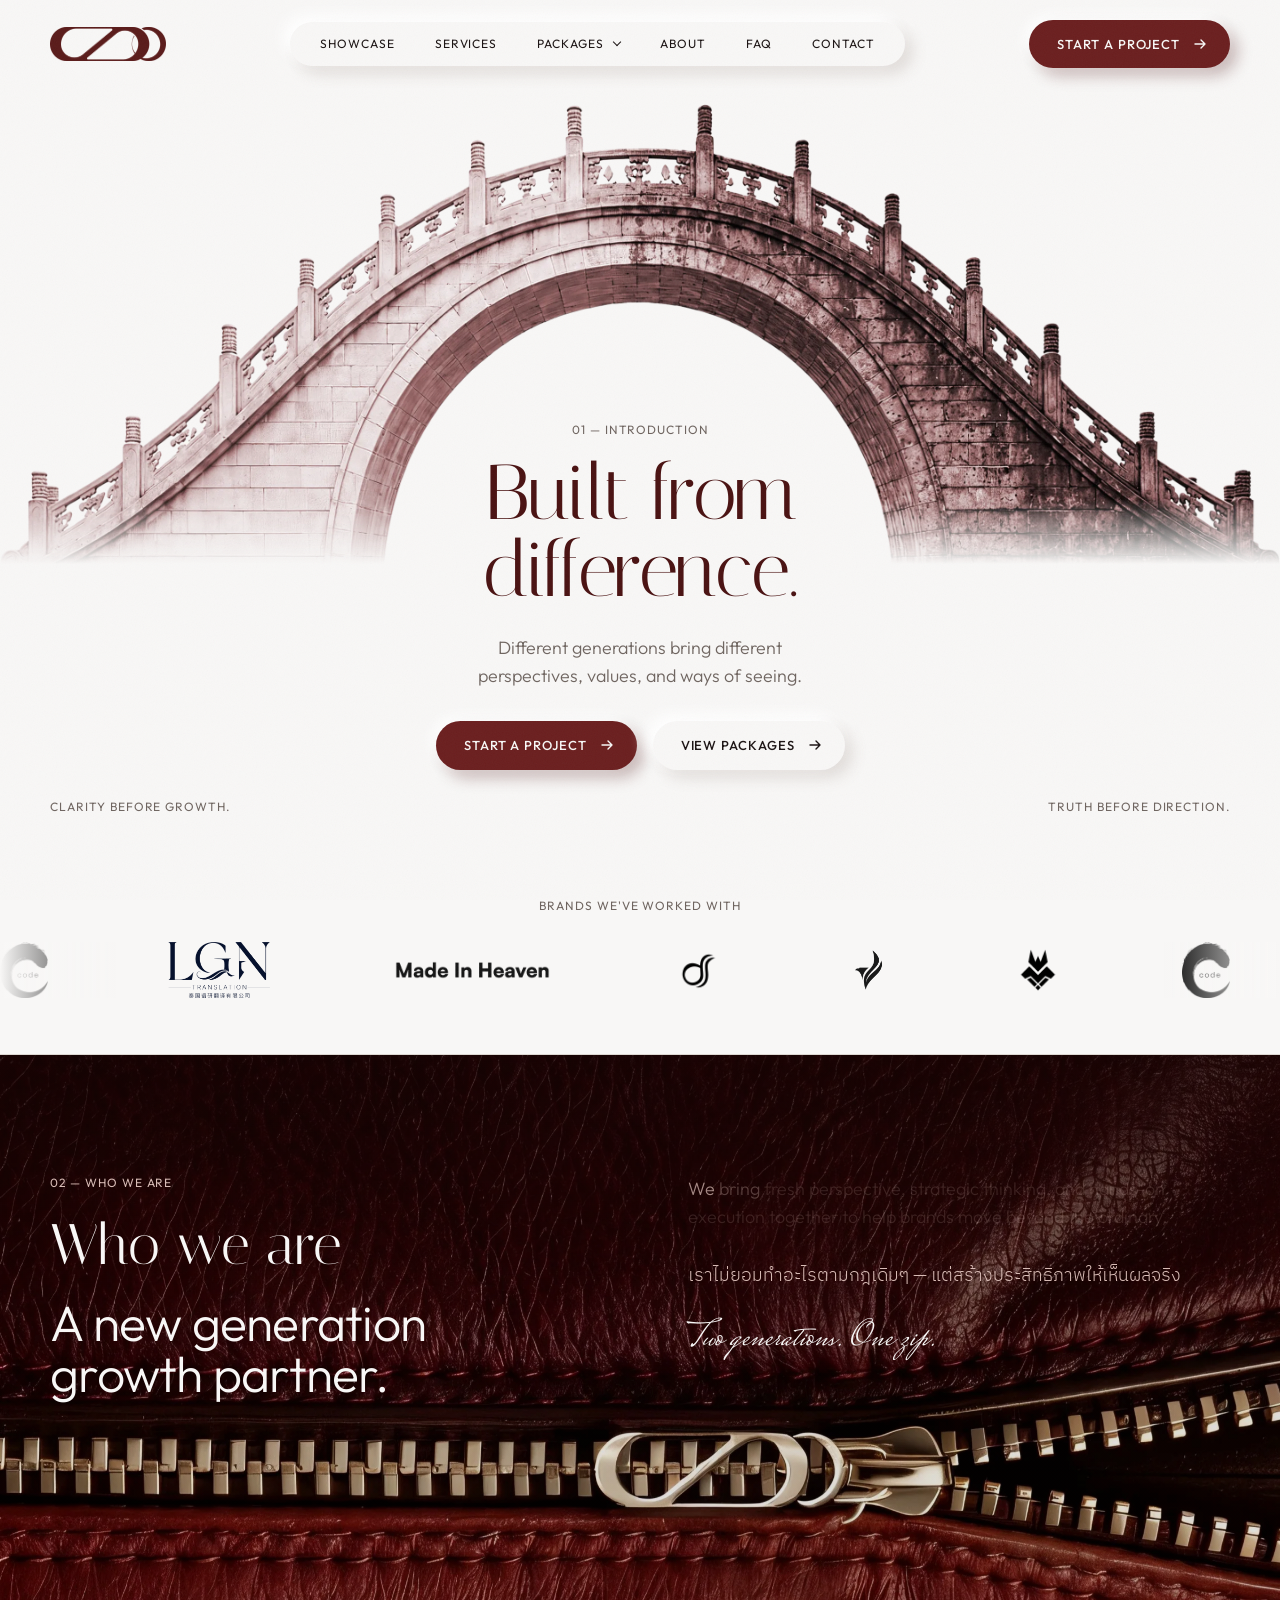
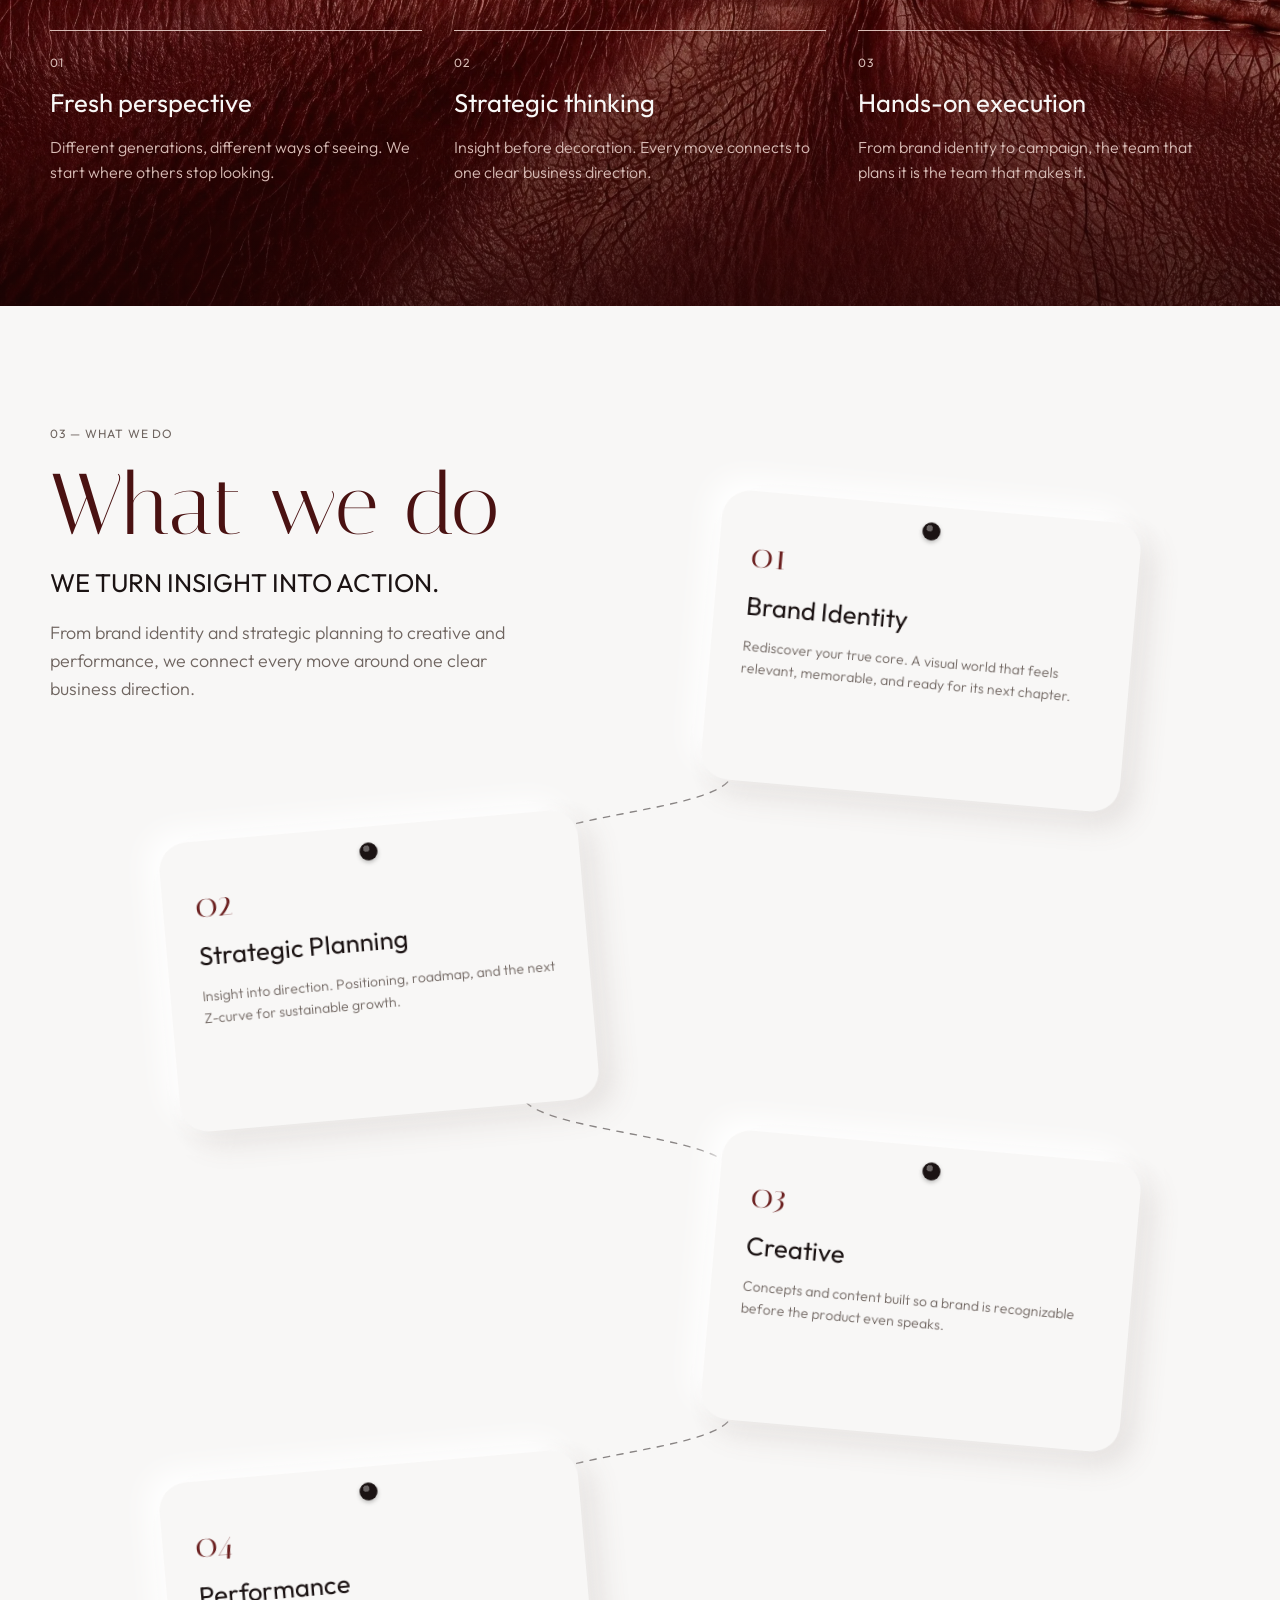
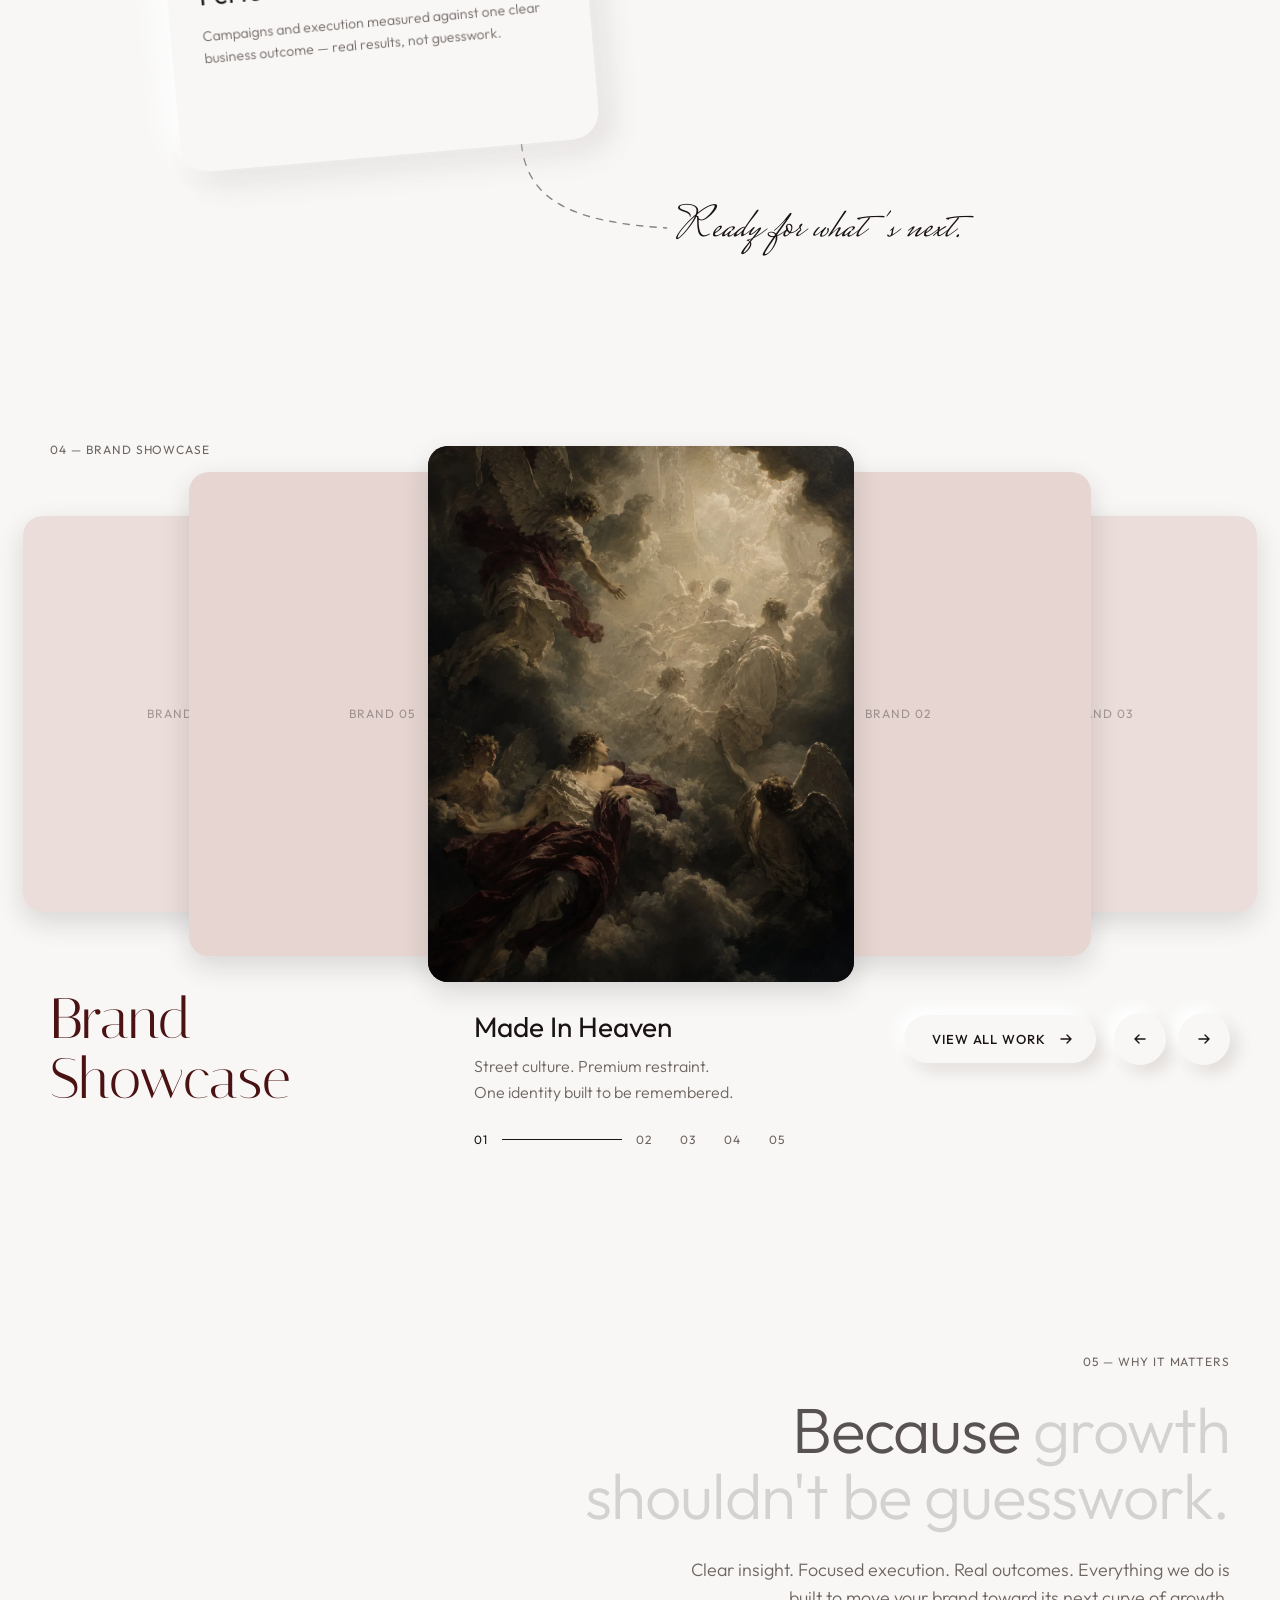
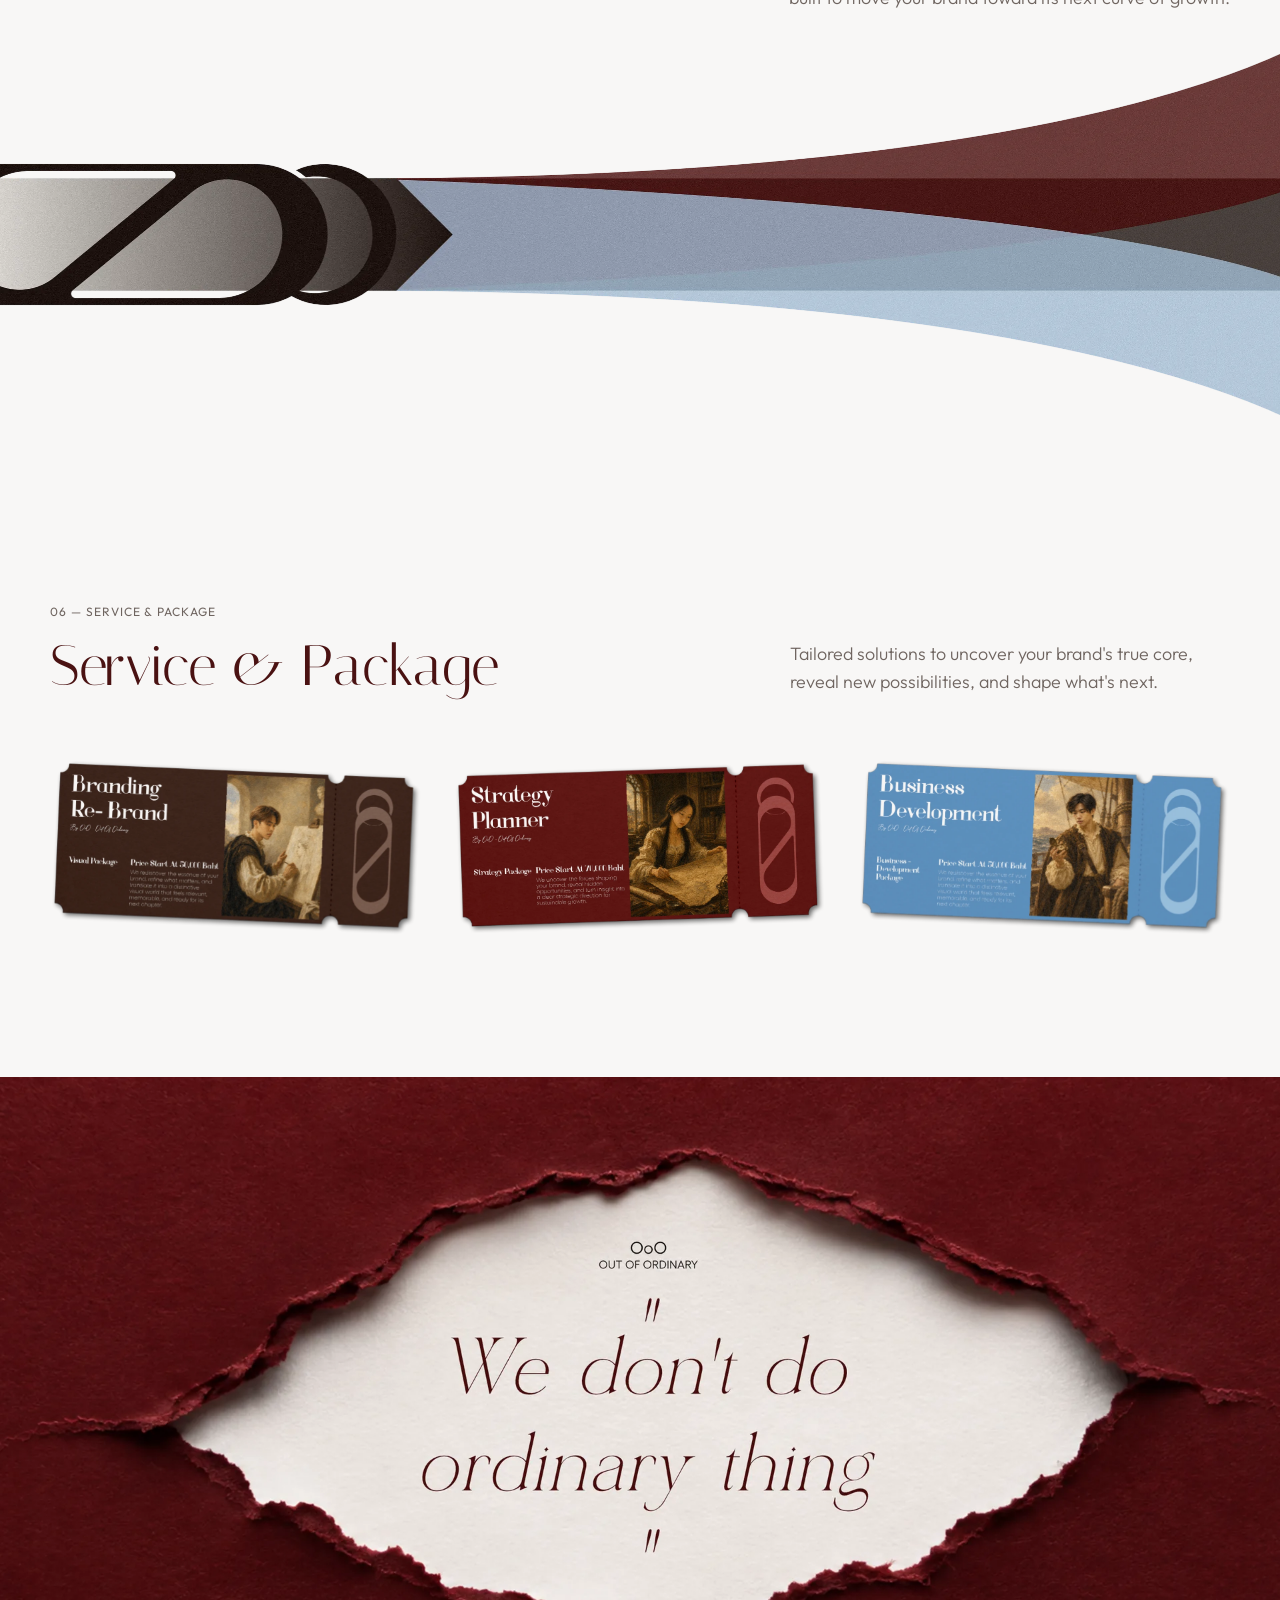
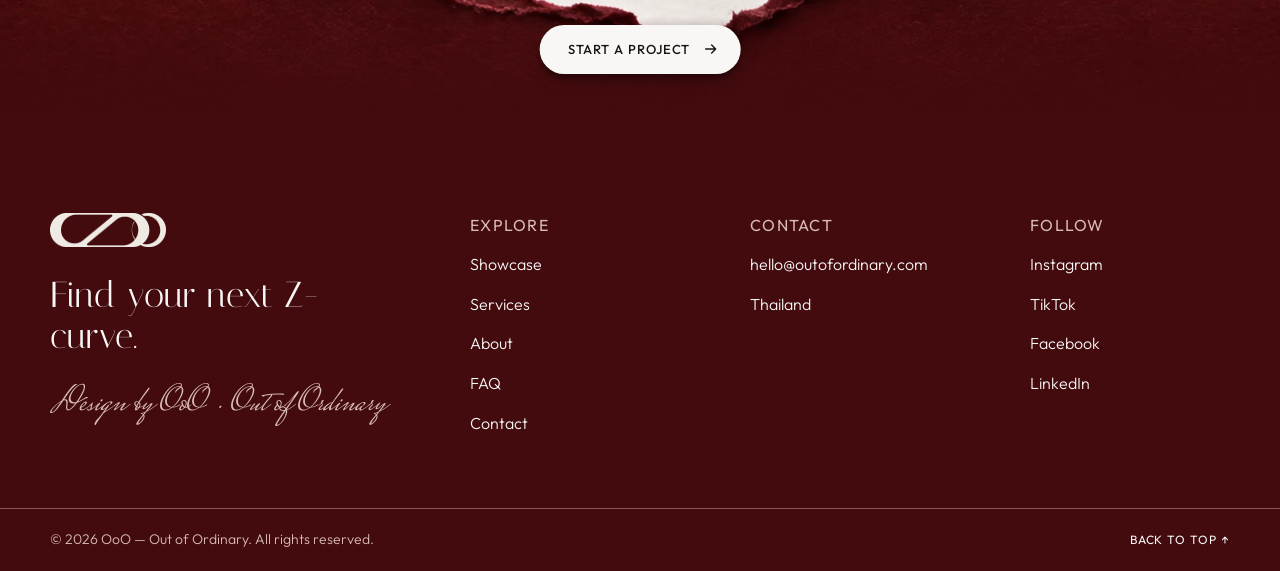
<file: index.html>
<!doctype html>
<html lang="en">
<head>
  <meta charset="utf-8">
  <meta name="viewport" content="width=device-width, initial-scale=1">
  <title>OoO — Out of Ordinary · Branding, Strategy &amp; Business Development</title>
  <meta name="description" content="OoO — Out of Ordinary is a new-generation growth partner: brand identity, strategic planning, creative and performance built around one clear business direction.">
  <link rel="icon" type="image/png" href="assets/img/favicon.png">
  <link rel="preconnect" href="https://fonts.googleapis.com">
  <link rel="preconnect" href="https://fonts.gstatic.com" crossorigin>
  <link href="https://fonts.googleapis.com/css2?family=IBM+Plex+Sans+Thai:wght@300;400&family=Italiana&family=Mrs+Saint+Delafield&family=Outfit:wght@300;400;500&display=swap" rel="stylesheet">
  <link rel="stylesheet" href="assets/css/style.css">
  <link rel="stylesheet" href="assets/css/home.css">
</head>
<body id="top">

  <!-- NAV -->
  <header class="nav">
    <div class="container nav__inner">
      <a class="nav__logo" href="index.html" aria-label="OoO — Out of Ordinary, home">
        <img class="logo-dark" src="assets/img/logo-mark.png" alt="OoO" width="116" height="34">
        <img class="logo-light" src="assets/img/logo-mark-light.png" alt="" width="116" height="34">
      </a>
      <nav class="nav__links" aria-label="Main">
        <a href="showcase.html">Showcase</a>
        <a href="services.html">Services</a>
        <div class="nav__item">
          <a href="services.html#packages">Packages <span class="nav__caret" aria-hidden="true"></span></a>
          <div class="nav__menu" aria-label="Packages">
            <a href="package-branding.html">Branding / Re-Brand</a>
            <a href="package-strategy.html">Strategy Planner</a>
            <a href="package-business-development.html">Business Development</a>
          </div>
        </div>
        <a href="about.html">About</a>
        <a href="faq.html">FAQ</a>
        <a href="contact.html">Contact</a>
      </nav>
      <a class="btn btn--primary nav__cta" href="contact.html">Start a project
        <svg viewBox="0 0 16 16" fill="none" aria-hidden="true"><path d="M3 8H13M9 12L13 8L9 4" stroke="currentColor" stroke-width="1.4" stroke-linecap="round" stroke-linejoin="round"/></svg>
      </a>
      <button class="nav__toggle" type="button" aria-label="Menu" aria-expanded="false" aria-controls="mobile-menu"><span></span></button>
    </div>
  </header>
  <div class="mobile-menu" id="mobile-menu">
    <a class="mobile-menu__link" href="showcase.html">Showcase</a>
    <a class="mobile-menu__link" href="services.html">Services</a>
    <a class="mobile-menu__link" href="services.html#packages">Packages</a>
    <div class="mobile-menu__sub">
      <a href="package-branding.html">Branding / Re-Brand</a>
      <a href="package-strategy.html">Strategy Planner</a>
      <a href="package-business-development.html">Business Development</a>
    </div>
    <a class="mobile-menu__link" href="about.html">About</a>
    <a class="mobile-menu__link" href="faq.html">FAQ</a>
    <a class="mobile-menu__link" href="contact.html">Contact</a>
    <a class="btn btn--primary" href="contact.html">Start a project
      <svg viewBox="0 0 16 16" fill="none" aria-hidden="true"><path d="M3 8H13M9 12L13 8L9 4" stroke="currentColor" stroke-width="1.4" stroke-linecap="round" stroke-linejoin="round"/></svg>
    </a>
  </div>

  <main>
    <!-- 01 — HERO: the headline sits inside the arch of the bridge -->
    <section class="section hero">
      <div class="hero__stage">
        <img class="hero__bridge" src="assets/img/home/bridge-arch.webp" alt="A stone arch bridge spanning the page" width="2880" height="1034" fetchpriority="high">
        <div class="hero__copy">
          <p class="label label--muted" data-reveal="fade" style="--d:.5s">01 — Introduction</p>
          <h1 class="hero__title stagger" style="--d:.65s">Built from<br>difference.</h1>
        </div>
      </div>
      <div class="container hero__below">
        <p class="body-l muted hero__lede" data-reveal="up" style="--d:1.1s">Different generations bring different perspectives, values, and ways of seeing.</p>
        <div class="hero__buttons" data-reveal="up" style="--d:1.25s">
          <a class="btn btn--primary" href="contact.html">Start a project
            <svg viewBox="0 0 16 16" fill="none" aria-hidden="true"><path d="M3 8H13M9 12L13 8L9 4" stroke="currentColor" stroke-width="1.4" stroke-linecap="round" stroke-linejoin="round"/></svg>
          </a>
          <a class="btn" href="services.html#packages">View packages
            <svg viewBox="0 0 16 16" fill="none" aria-hidden="true"><path d="M3 8H13M9 12L13 8L9 4" stroke="currentColor" stroke-width="1.4" stroke-linecap="round" stroke-linejoin="round"/></svg>
          </a>
        </div>
        <div class="hero__corners" data-reveal="fade" style="--d:1.5s">
          <p class="label label--muted">Clarity before growth.</p>
          <p class="label label--muted">Truth before direction.</p>
        </div>
      </div>
    </section>

    <!-- CLIENT LOGOS -->
    <section class="section clients" aria-label="Brands we've worked with">
      <p class="label label--muted clients__label" data-reveal="fade">Brands we've worked with</p>
      <div class="marquee" data-reveal="fade" style="--d:.15s">
        <div class="marquee__track">
          <div class="marquee__group">
            <img src="assets/img/logos/code.png" alt="Code" width="48" height="56">
            <img src="assets/img/logos/lgn.png" alt="LGN Translation" width="102" height="56">
            <img src="assets/img/logos/made-in-heaven.png" alt="Made In Heaven" width="165" height="28">
            <img src="assets/img/logos/ds.png" alt="ds" width="48" height="48">
            <img src="assets/img/logos/bird.png" alt="Bird" width="51" height="48">
            <img src="assets/img/logos/fox.png" alt="Fox" width="48" height="48">
          </div>
          <div class="marquee__group" aria-hidden="true">
            <img src="assets/img/logos/code.png" alt="" width="48" height="56">
            <img src="assets/img/logos/lgn.png" alt="" width="102" height="56">
            <img src="assets/img/logos/made-in-heaven.png" alt="" width="165" height="28">
            <img src="assets/img/logos/ds.png" alt="" width="48" height="48">
            <img src="assets/img/logos/bird.png" alt="" width="51" height="48">
            <img src="assets/img/logos/fox.png" alt="" width="48" height="48">
          </div>
        </div>
      </div>
    </section>

    <!-- 02 — WHO WE ARE -->
    <section class="section who">
      <img class="who__bg" data-reveal="zoom" src="assets/img/home/zip-leather.webp" alt="" width="1440" height="1081">
      <div class="who__overlay" aria-hidden="true"></div>
      <div class="container who__inner">
        <div class="who__row">
          <div class="who__left" data-reveal="left">
            <p class="label label--rose">02 — Who we are</p>
            <h2 class="serif who__title paper">Who we are</h2>
            <p class="h2-xl paper">A new generation<br>growth partner.</p>
          </div>
          <div class="who__right" data-reveal="up" style="--d:.25s">
            <p class="body-l rose scroll-words">We bring fresh perspective, strategic thinking, and hands-on execution together to help brands move beyond the ordinary.</p>
            <p class="thai body-l rose" lang="th">เราไม่ยอมทำอะไรตามกฎเดิมๆ — แต่สร้างประสิทธิภาพให้เห็นผลจริง</p>
            <p class="script paper">Two generations. One zip.</p>
          </div>
        </div>
        <div class="who__pillars">
          <div class="pillar" data-reveal="up" style="--d:0s">
            <p class="label label--rose">01</p>
            <h3 class="h3 paper">Fresh perspective</h3>
            <p class="body-m rose">Different generations, different ways of seeing. We start where others stop looking.</p>
          </div>
          <div class="pillar" data-reveal="up" style="--d:.15s">
            <p class="label label--rose">02</p>
            <h3 class="h3 paper">Strategic thinking</h3>
            <p class="body-m rose">Insight before decoration. Every move connects to one clear business direction.</p>
          </div>
          <div class="pillar" data-reveal="up" style="--d:.3s">
            <p class="label label--rose">03</p>
            <h3 class="h3 paper">Hands-on execution</h3>
            <p class="body-m rose">From brand identity to campaign, the team that plans it is the team that makes it.</p>
          </div>
        </div>
      </div>
    </section>

    <!-- 03 — WHAT WE DO -->
    <section class="section wwd">
      <div class="wwd__frame">
        <div class="wwd__title" data-reveal="up">
          <p class="label label--muted">03 — What we do</p>
          <h2 class="serif-xl">What we do</h2>
          <p class="h3 upper">We turn insight into action.</p>
          <p class="body-l muted wwd__lede">From brand identity and strategic planning to creative and performance, we connect every move around one clear business direction.</p>
        </div>
        <img class="wwd__path" data-reveal="fade" style="--d:.6s" src="assets/icons/dashed-path.svg" alt="" aria-hidden="true">
        <a class="wwd__card wwd__card--r1" href="package-branding.html" data-reveal="drop" style="--rot:5deg;--rot-from:12deg;--d:.1s">
          <span class="pin" aria-hidden="true"></span>
          <span class="serif-sm burgundy">01</span>
          <span class="h3">Brand Identity</span>
          <span class="body-s muted">Rediscover your true core. A visual world that feels relevant, memorable, and ready for its next chapter.</span>
        </a>
        <a class="wwd__card wwd__card--l1" href="package-strategy.html" data-reveal="drop" style="--rot:-5deg;--rot-from:-12deg;--d:.2s">
          <span class="pin" aria-hidden="true"></span>
          <span class="serif-sm burgundy">02</span>
          <span class="h3">Strategic Planning</span>
          <span class="body-s muted">Insight into direction. Positioning, roadmap, and the next Z-curve for sustainable growth.</span>
        </a>
        <a class="wwd__card wwd__card--r2" href="services.html#creative" data-reveal="drop" style="--rot:5deg;--rot-from:12deg;--d:.1s">
          <span class="pin" aria-hidden="true"></span>
          <span class="serif-sm burgundy">03</span>
          <span class="h3">Creative</span>
          <span class="body-s muted">Concepts and content built so a brand is recognizable before the product even speaks.</span>
        </a>
        <a class="wwd__card wwd__card--l2" href="package-business-development.html" data-reveal="drop" style="--rot:-5deg;--rot-from:-12deg;--d:.2s">
          <span class="pin" aria-hidden="true"></span>
          <span class="serif-sm burgundy">04</span>
          <span class="h3">Performance</span>
          <span class="body-s muted">Campaigns and execution measured against one clear business outcome — real results, not guesswork.</span>
        </a>
        <p class="script wwd__sign" data-reveal="fade" style="--d:.4s">Ready for what's next.</p>
      </div>
    </section>

    <!-- 04 — BRAND SHOWCASE -->
    <section class="section showcase" data-carousel aria-roledescription="carousel" aria-label="Brand Showcase">
      <div class="showcase__frame">
        <p class="label label--muted showcase__label" data-reveal="fade">04 — Brand Showcase</p>
        <div class="carousel__stage" data-reveal="scale">
          <a class="carousel__card" href="case-made-in-heaven.html" data-title="Made In Heaven" data-desc="Street culture. Premium restraint.<br>One identity built to be remembered." aria-label="Made In Heaven — view case study">
            <img src="assets/img/showcase-mih.webp" alt="Made In Heaven brand identity" loading="lazy">
          </a>
          <a class="carousel__card carousel__card--placeholder" href="showcase.html" data-title="Brand 02 — Project name" data-desc="Category · Identity system" style="--tone:#e6d5d1" aria-label="Brand 02"><span class="label">Brand 02</span></a>
          <a class="carousel__card carousel__card--placeholder" href="showcase.html" data-title="Brand 03 — Project name" data-desc="Category · Identity system" style="--tone:#ebddd9" aria-label="Brand 03"><span class="label">Brand 03</span></a>
          <a class="carousel__card carousel__card--placeholder" href="showcase.html" data-title="Brand 04 — Project name" data-desc="Category · Identity system" style="--tone:#ebddd9" aria-label="Brand 04"><span class="label">Brand 04</span></a>
          <a class="carousel__card carousel__card--placeholder" href="showcase.html" data-title="Brand 05 — Project name" data-desc="Category · Identity system" style="--tone:#e6d5d1" aria-label="Brand 05"><span class="label">Brand 05</span></a>
        </div>
        <div class="showcase__bottom">
          <h2 class="serif-title showcase__title" data-reveal="up">Brand<br>Showcase</h2>
          <div class="showcase__info" data-reveal="up" style="--d:.15s">
            <div class="carousel__caption" aria-live="polite">
              <p class="h3" data-carousel-title>Made In Heaven</p>
              <p class="body-m muted" data-carousel-desc>Street culture. Premium restraint.<br>One identity built to be remembered.</p>
            </div>
            <div class="carousel__index" role="tablist" aria-label="Choose project">
              <button class="label" type="button" data-carousel-to="0">01</button>
              <button class="label" type="button" data-carousel-to="1">02</button>
              <button class="label" type="button" data-carousel-to="2">03</button>
              <button class="label" type="button" data-carousel-to="3">04</button>
              <button class="label" type="button" data-carousel-to="4">05</button>
            </div>
          </div>
          <div class="showcase__actions" data-reveal="up" style="--d:.3s">
            <a class="btn" href="showcase.html">View all work
              <svg viewBox="0 0 16 16" fill="none" aria-hidden="true"><path d="M3 8H13M9 12L13 8L9 4" stroke="currentColor" stroke-width="1.4" stroke-linecap="round" stroke-linejoin="round"/></svg>
            </a>
            <button class="icon-btn" type="button" data-carousel-prev aria-label="Previous project">
              <svg viewBox="0 0 16 16" fill="none" aria-hidden="true"><path d="M13 8H3M7 12L3 8L7 4" stroke="currentColor" stroke-width="1.4" stroke-linecap="round" stroke-linejoin="round"/></svg>
            </button>
            <button class="icon-btn" type="button" data-carousel-next aria-label="Next project">
              <svg viewBox="0 0 16 16" fill="none" aria-hidden="true"><path d="M3 8H13M9 12L13 8L9 4" stroke="currentColor" stroke-width="1.4" stroke-linecap="round" stroke-linejoin="round"/></svg>
            </button>
          </div>
        </div>
      </div>
    </section>

    <!-- 05 — WHY IT MATTERS -->
    <section class="section why">
      <div class="container why__text">
        <p class="label label--muted" data-reveal="fade">05 — Why it matters</p>
        <h2 class="h1 scroll-words">Because growth<br>shouldn't be guesswork.</h2>
        <p class="body-l muted why__lede" data-reveal="up" style="--d:.4s">Clear insight. Focused execution. Real outcomes. Everything we do is built to move your brand toward its next curve of growth.</p>
      </div>
      <img class="why__art" data-reveal="right" style="--d:.2s" src="assets/img/home/ribbons.webp" alt="Ribbons sweeping through the OoO logo" width="1440" height="459" loading="lazy">
    </section>

    <!-- 06 — SERVICE & PACKAGE -->
    <section class="section packages">
      <div class="container">
        <div class="packages__header" data-reveal="up">
          <div>
            <p class="label label--muted">06 — Service &amp; Package</p>
            <h2 class="serif-title">Service &amp; Package</h2>
          </div>
          <p class="body-l muted packages__lede">Tailored solutions to uncover your brand's true core, reveal new possibilities, and shape what's next.</p>
        </div>
        <div class="tickets">
          <a class="ticket" href="package-branding.html" data-reveal="up" style="--d:0s">
            <img src="assets/img/ticket-branding.webp" alt="Branding / Re-Brand package" width="1052" height="501" loading="lazy">
          </a>
          <a class="ticket" href="package-strategy.html" data-reveal="up" style="--d:.12s">
            <img src="assets/img/ticket-strategy.webp" alt="Strategy Planner package" width="1048" height="492" loading="lazy">
          </a>
          <a class="ticket" href="package-business-development.html" data-reveal="up" style="--d:.24s">
            <img src="assets/img/ticket-business.webp" alt="Business Development package" width="1051" height="501" loading="lazy">
          </a>
        </div>
      </div>
    </section>

    <!-- CTA — TORN PAPER -->
    <section class="section cta-torn">
      <img class="cta-torn__img" data-reveal="zoom" src="assets/img/home/cta-torn-paper.webp" alt="We don't do ordinary thing — written on torn paper" width="1440" height="640" loading="lazy">
      <div class="cta-torn__fade" aria-hidden="true"></div>
      <a class="btn btn--light cta-torn__btn" href="contact.html" data-reveal="up" style="--d:.3s">Start a project
        <svg viewBox="0 0 16 16" fill="none" aria-hidden="true"><path d="M3 8H13M9 12L13 8L9 4" stroke="currentColor" stroke-width="1.4" stroke-linecap="round" stroke-linejoin="round"/></svg>
      </a>
    </section>
  </main>

  <!-- FOOTER -->
  <footer class="footer">
    <div class="container footer__top">
      <div class="footer__brand">
        <img src="assets/img/logo-mark-light.png" alt="OoO" width="116" height="34">
        <p class="serif-sm">Find your next Z-curve.</p>
        <p class="script rose">Design by OoO · Out of Ordinary</p>
      </div>
      <div class="footer__col">
        <p class="label label--rose">Explore</p>
        <a href="showcase.html">Showcase</a>
        <a href="services.html">Services</a>
        <a href="about.html">About</a>
        <a href="faq.html">FAQ</a>
        <a href="contact.html">Contact</a>
      </div>
      <div class="footer__col">
        <p class="label label--rose">Contact</p>
        <a href="mailto:hello@outofordinary.com">hello@outofordinary.com</a>
        <p>Thailand</p>
      </div>
      <div class="footer__col">
        <p class="label label--rose">Follow</p>
        <a href="#" rel="noopener">Instagram</a>
        <a href="#" rel="noopener">TikTok</a>
        <a href="#" rel="noopener">Facebook</a>
        <a href="#" rel="noopener">LinkedIn</a>
      </div>
    </div>
    <div class="footer__bar">
      <div class="container">
        <p>© <span data-year>2026</span> OoO — Out of Ordinary. All rights reserved.</p>
        <a class="label" href="#top">Back to top ↑</a>
      </div>
    </div>
  </footer>

  <script src="assets/js/main.js" defer></script>
</body>
</html>
</file>
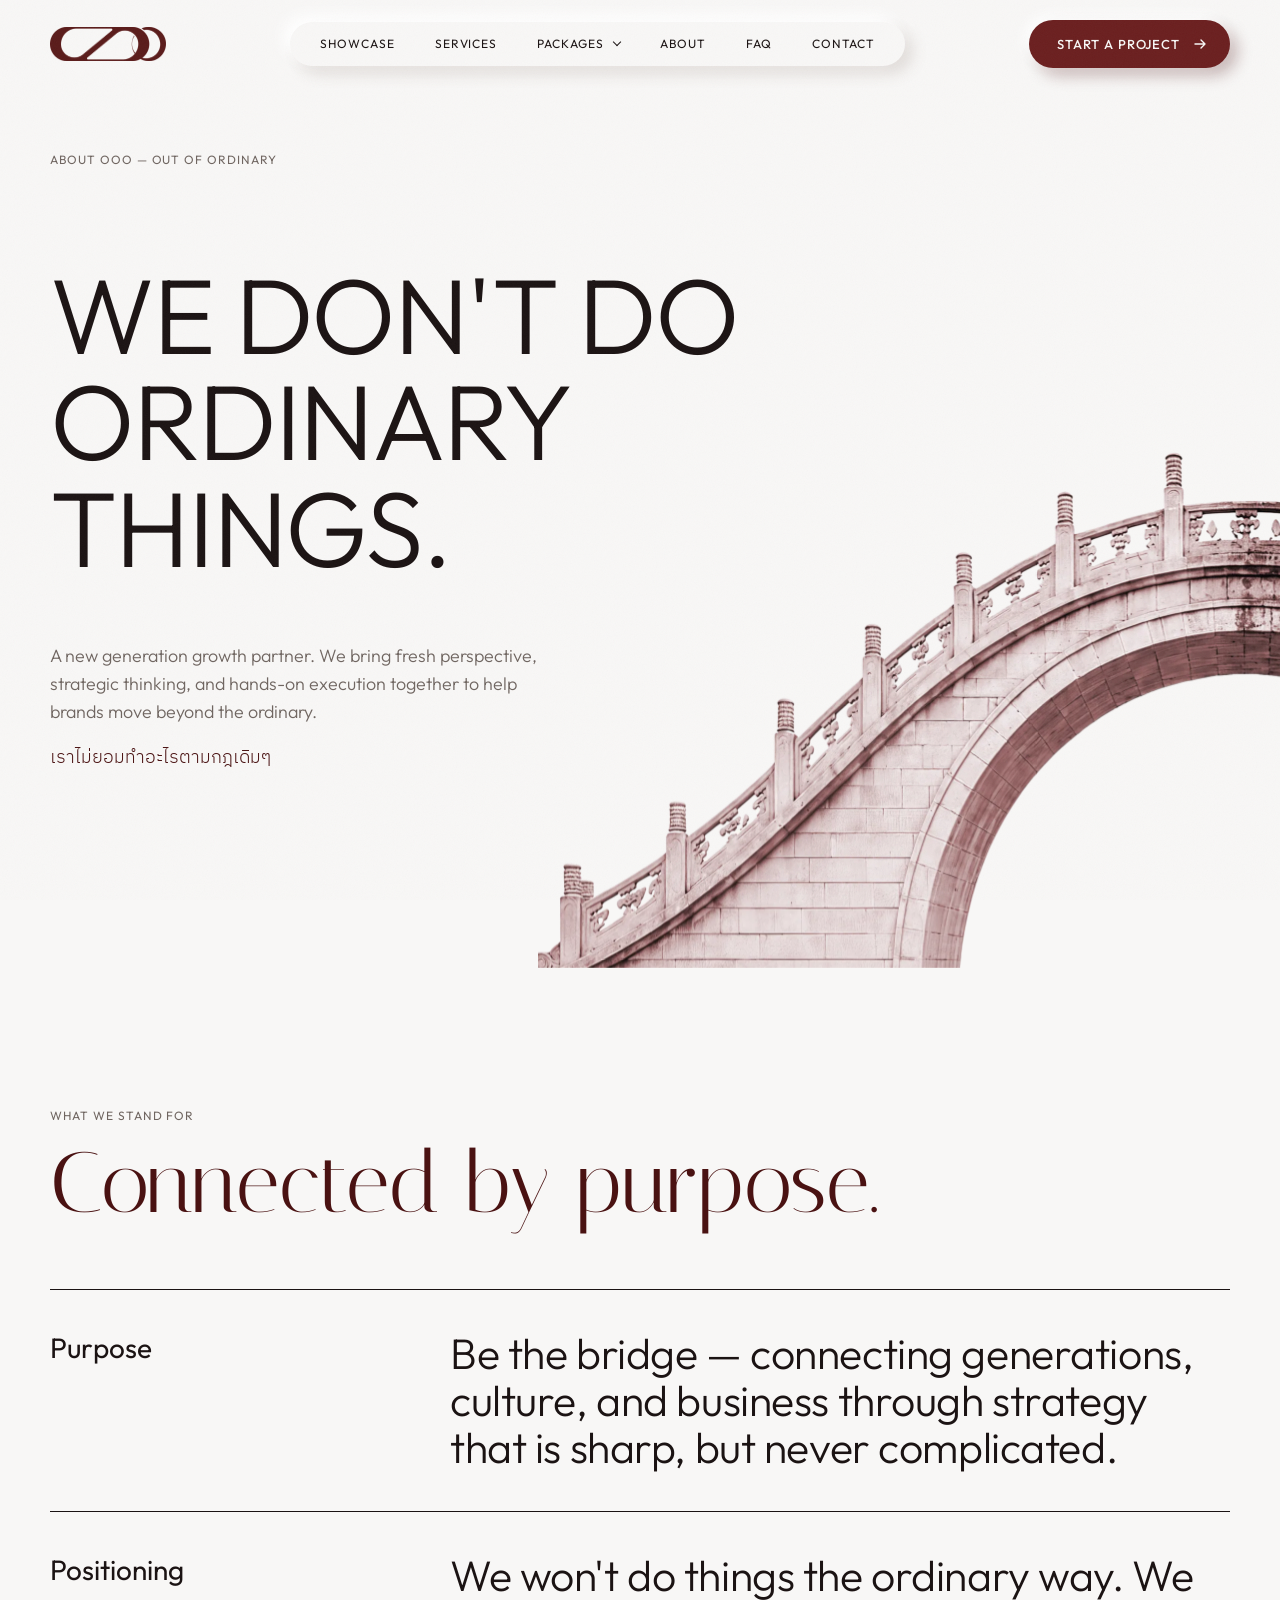
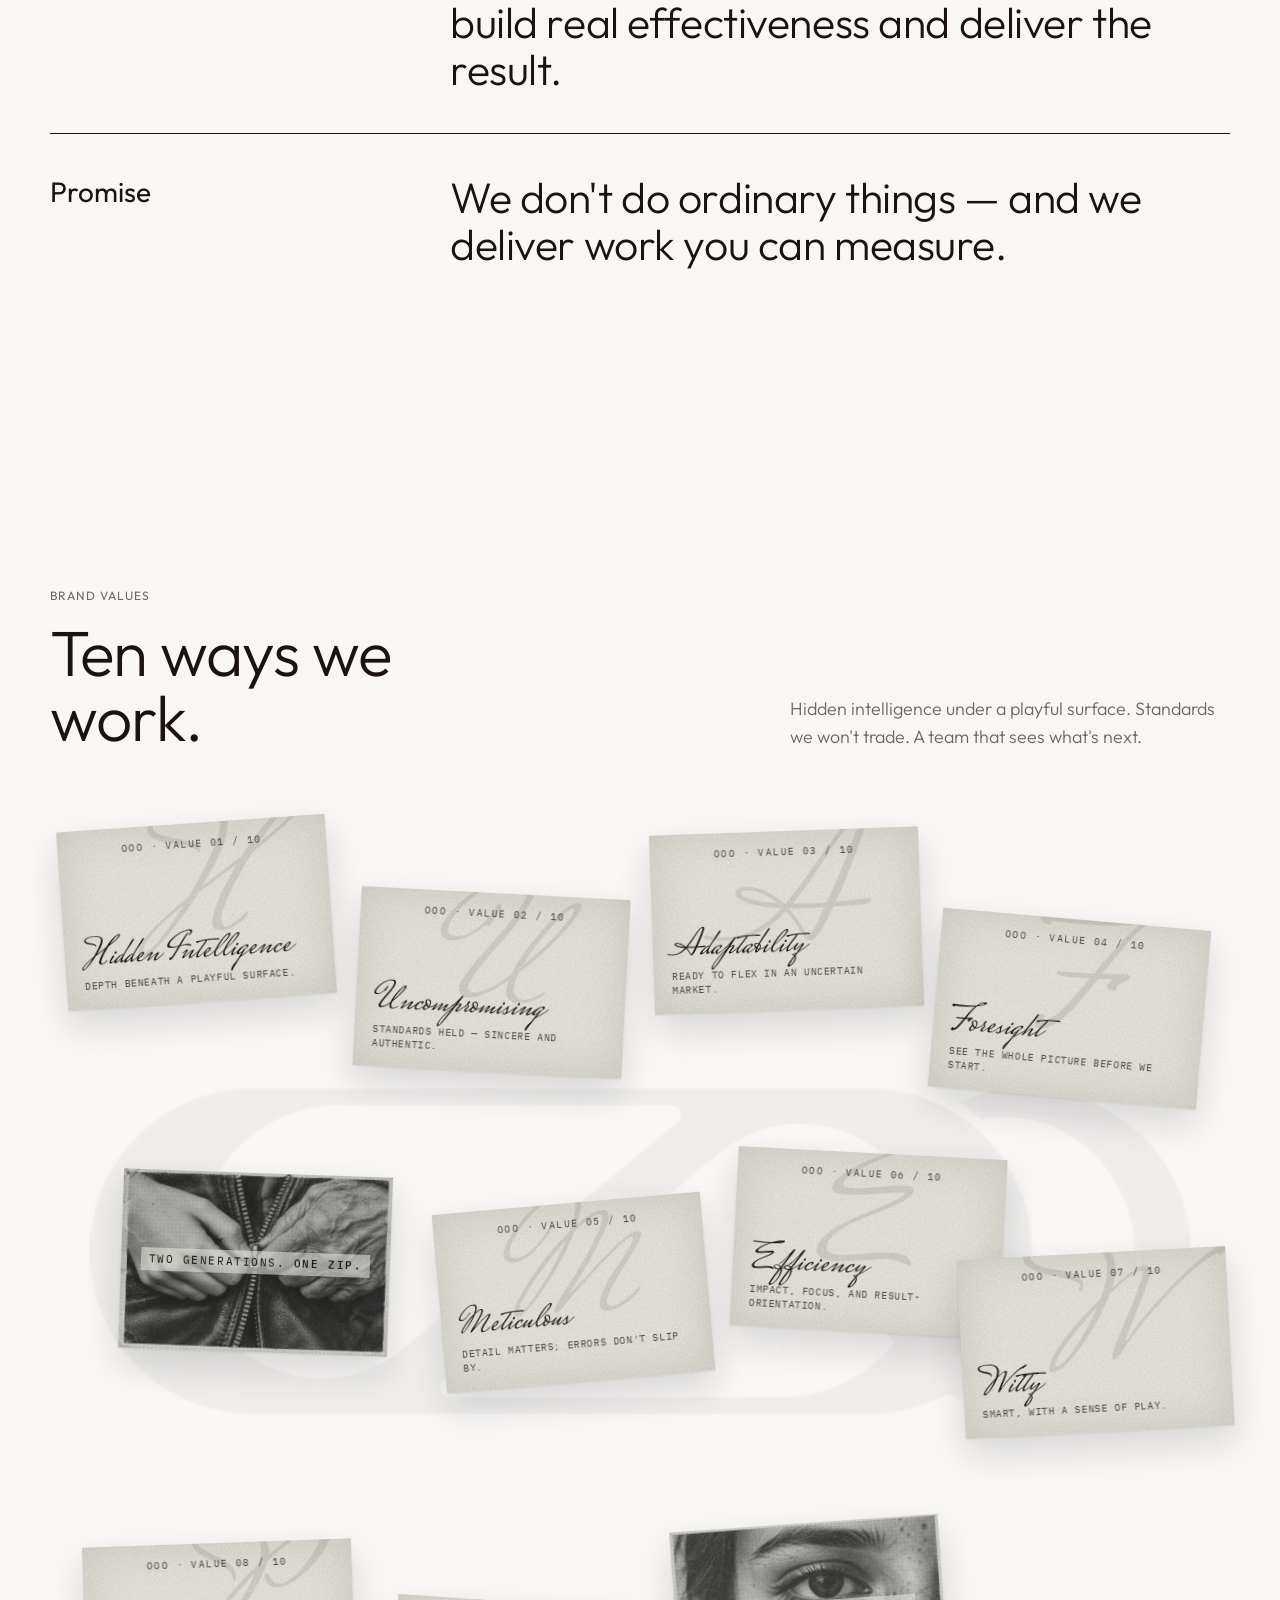
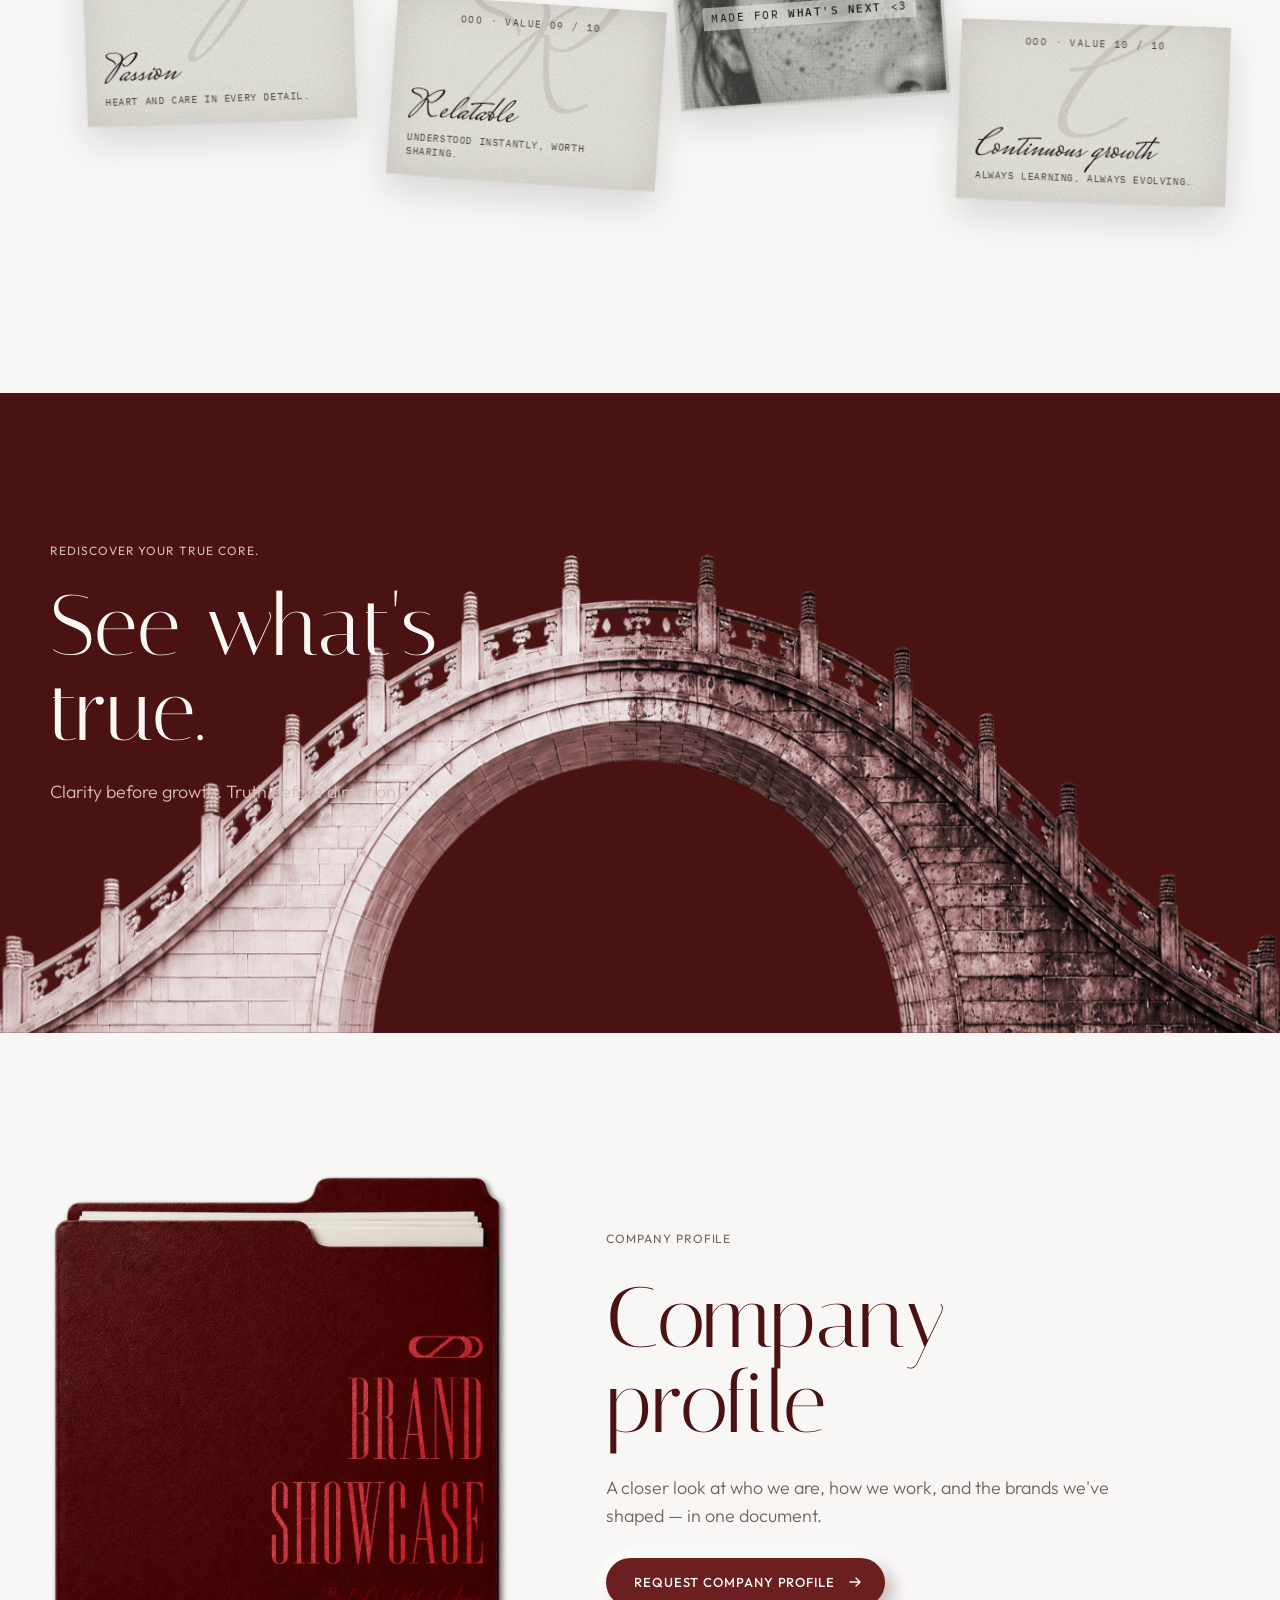
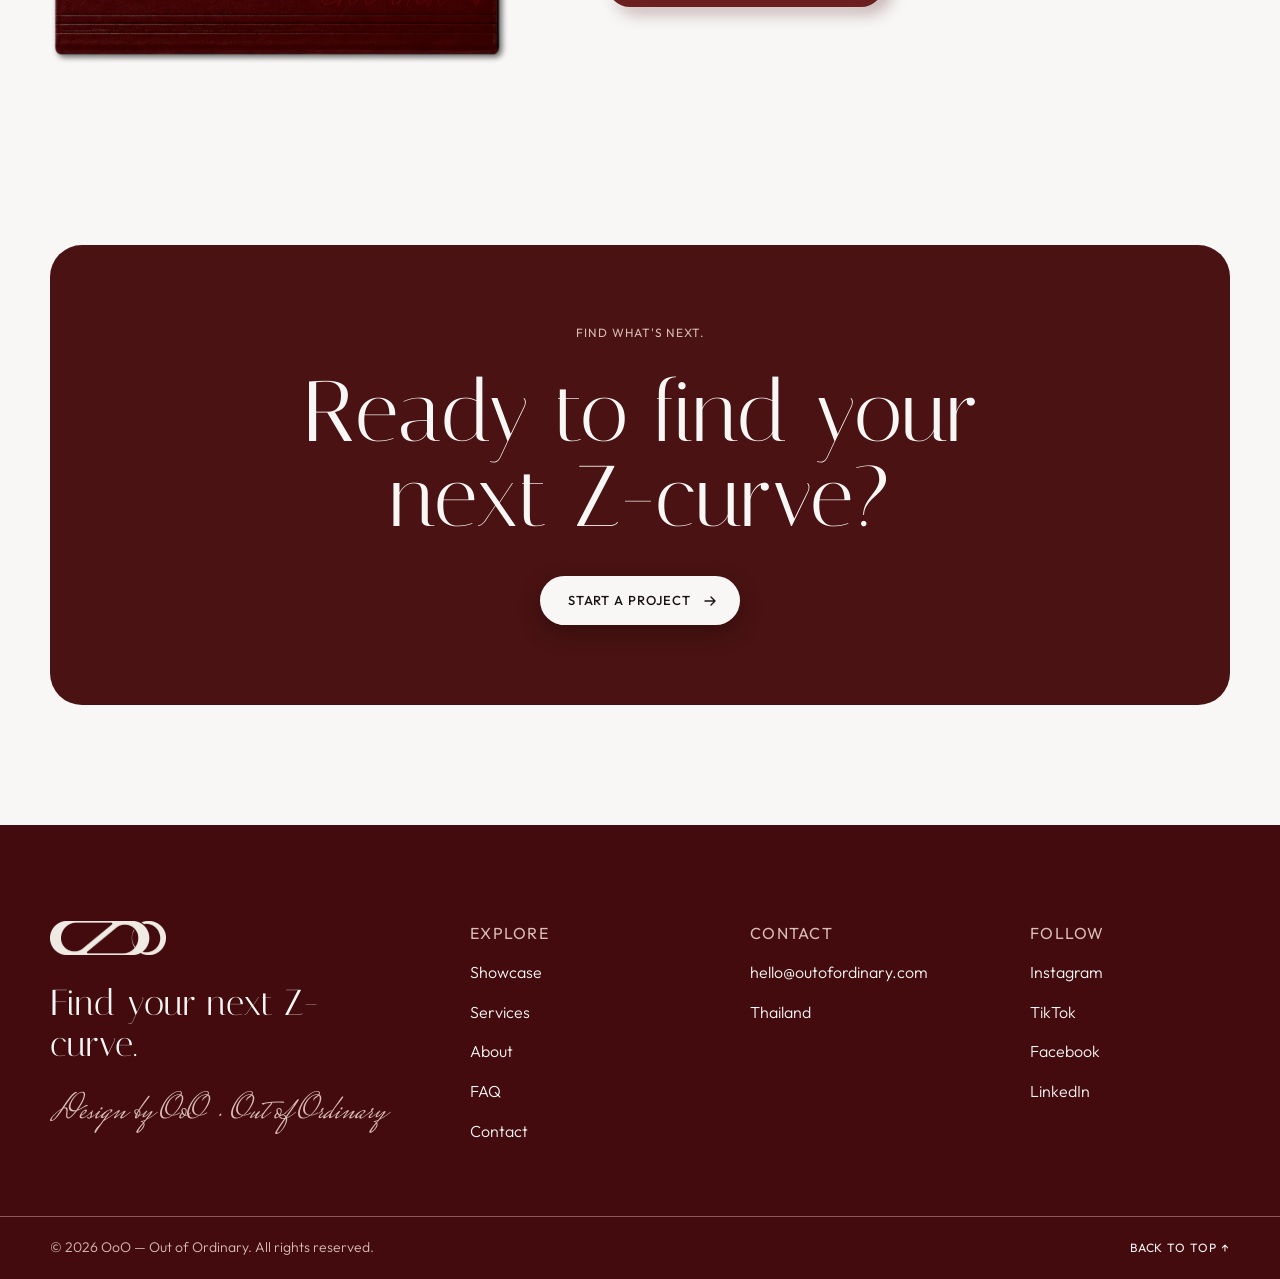
<file: about.html>
<!doctype html>
<html lang="en">
<head>
  <meta charset="utf-8">
  <meta name="viewport" content="width=device-width, initial-scale=1">
  <title>About — OoO · Out of Ordinary</title>
  <meta name="description" content="OoO — Out of Ordinary is a new generation growth partner. Our purpose, positioning, promise and the ten values behind how we work.">
  <link rel="icon" type="image/png" href="assets/img/favicon.png">
  <link rel="preconnect" href="https://fonts.googleapis.com">
  <link rel="preconnect" href="https://fonts.gstatic.com" crossorigin>
  <link href="https://fonts.googleapis.com/css2?family=IBM+Plex+Mono:wght@400;500&family=IBM+Plex+Sans+Thai:wght@300;400&family=Italiana&family=Mrs+Saint+Delafield&family=Outfit:wght@300;400;500&display=swap" rel="stylesheet">
  <link rel="stylesheet" href="assets/css/style.css">
  <link rel="stylesheet" href="assets/css/about.css">
</head>
<body id="top">

  <!-- NAV -->
  <header class="nav">
    <div class="container nav__inner">
      <a class="nav__logo" href="index.html" aria-label="OoO — Out of Ordinary, home">
        <img class="logo-dark" src="assets/img/logo-mark.png" alt="OoO" width="116" height="34">
        <img class="logo-light" src="assets/img/logo-mark-light.png" alt="" width="116" height="34">
      </a>
      <nav class="nav__links" aria-label="Main">
        <a href="showcase.html">Showcase</a>
        <a href="services.html">Services</a>
        <div class="nav__item">
          <a href="services.html#packages">Packages <span class="nav__caret" aria-hidden="true"></span></a>
          <div class="nav__menu" aria-label="Packages">
            <a href="package-branding.html">Branding / Re-Brand</a>
            <a href="package-strategy.html">Strategy Planner</a>
            <a href="package-business-development.html">Business Development</a>
          </div>
        </div>
        <a href="about.html" aria-current="page">About</a>
        <a href="faq.html">FAQ</a>
        <a href="contact.html">Contact</a>
      </nav>
      <a class="btn btn--primary nav__cta" href="contact.html">Start a project
        <svg viewBox="0 0 16 16" fill="none" aria-hidden="true"><path d="M3 8H13M9 12L13 8L9 4" stroke="currentColor" stroke-width="1.4" stroke-linecap="round" stroke-linejoin="round"/></svg>
      </a>
      <button class="nav__toggle" type="button" aria-label="Menu" aria-expanded="false" aria-controls="mobile-menu"><span></span></button>
    </div>
  </header>
  <div class="mobile-menu" id="mobile-menu">
    <a class="mobile-menu__link" href="showcase.html">Showcase</a>
    <a class="mobile-menu__link" href="services.html">Services</a>
    <a class="mobile-menu__link" href="services.html#packages">Packages</a>
    <div class="mobile-menu__sub">
      <a href="package-branding.html">Branding / Re-Brand</a>
      <a href="package-strategy.html">Strategy Planner</a>
      <a href="package-business-development.html">Business Development</a>
    </div>
    <a class="mobile-menu__link" href="about.html" aria-current="page">About</a>
    <a class="mobile-menu__link" href="faq.html">FAQ</a>
    <a class="mobile-menu__link" href="contact.html">Contact</a>
    <a class="btn btn--primary" href="contact.html">Start a project
      <svg viewBox="0 0 16 16" fill="none" aria-hidden="true"><path d="M3 8H13M9 12L13 8L9 4" stroke="currentColor" stroke-width="1.4" stroke-linecap="round" stroke-linejoin="round"/></svg>
    </a>
  </div>

    <main>
    <!-- HERO -->
    <section class="section ab-hero">
      <div class="ab-hero__bridge" aria-hidden="true">
        <img data-reveal="right" style="--d:.3s" src="assets/img/home/bridge-arch.webp" alt="" width="2880" height="1034">
      </div>
      <div class="container ab-hero__inner">
        <p class="label label--muted" data-reveal="fade">About OoO — Out of Ordinary</p>
        <h1 class="ab-hero__title stagger" style="--d:.15s">We don't do<br>ordinary<br>things.</h1>
        <div class="ab-hero__sub" data-reveal="up" style="--d:.5s">
          <p class="body-l muted">A new generation growth partner. We bring fresh perspective, strategic thinking, and hands-on execution together to help brands move beyond the ordinary.</p>
          <p class="thai body-l wine" lang="th">เราไม่ยอมทำอะไรตามกฎเดิมๆ</p>
        </div>
      </div>
    </section>

    <!-- WHAT WE STAND FOR -->
    <section class="section ab-stand">
      <div class="container">
        <div class="ab-stand__head" data-reveal="up">
          <p class="label label--muted">What we stand for</p>
          <h2 class="serif-xl">Connected by purpose.</h2>
        </div>
        <div class="ab-stand__row" data-reveal="up">
          <h3 class="h3">Purpose</h3>
          <p class="ab-stand__text">Be the bridge — connecting generations, culture, and business through strategy that is sharp, but never complicated.</p>
        </div>
        <div class="ab-stand__row" data-reveal="up" style="--d:.1s">
          <h3 class="h3">Positioning</h3>
          <p class="ab-stand__text">We won't do things the ordinary way. We build real effectiveness and deliver the result.</p>
        </div>
        <div class="ab-stand__row" data-reveal="up" style="--d:.2s">
          <h3 class="h3">Promise</h3>
          <p class="ab-stand__text">We don't do ordinary things — and we deliver work you can measure.</p>
        </div>
      </div>
    </section>

    <!-- BRAND VALUES -->
    <section class="section ab-values">
      <img class="ab-values__mark" src="assets/img/logo-mark.png" alt="" aria-hidden="true" width="464" height="137">
      <div class="container">
        <div class="ab-values__head">
          <div data-reveal="left">
            <p class="label label--muted">Brand values</p>
            <h2 class="h1">Ten ways we<br>work.</h2>
          </div>
          <p class="body-l muted ab-values__lede" data-reveal="up" style="--d:.2s">Hidden intelligence under a playful surface. Standards we won't trade. A team that sees what's next.</p>
        </div>
        <ol class="vstage" aria-label="Our ten brand values">
          <li class="vcard" data-reveal="drop" style="--x:1%;--y:0px;--rot:-4deg;--rot-from:-12deg;--d:0.00s;--f:7.0s">
            <div class="vcard__in">
              <p class="vcard__mono">OoO · Value 01 / 10</p>
              <span class="vcard__ghost" aria-hidden="true">H</span>
              <h3 class="vcard__name">Hidden Intelligence</h3>
              <p class="vcard__mono vcard__desc">Depth beneath a playful surface.</p>
            </div>
          </li>
          <li class="vcard" data-reveal="drop" style="--x:26%;--y:70px;--rot:3deg;--rot-from:9deg;--d:0.07s;--f:7.2s">
            <div class="vcard__in">
              <p class="vcard__mono">OoO · Value 02 / 10</p>
              <span class="vcard__ghost" aria-hidden="true">U</span>
              <h3 class="vcard__name">Uncompromising</h3>
              <p class="vcard__mono vcard__desc">Standards held — sincere and authentic.</p>
            </div>
          </li>
          <li class="vcard" data-reveal="drop" style="--x:51%;--y:8px;--rot:-2deg;--rot-from:-6deg;--d:0.14s;--f:7.4s">
            <div class="vcard__in">
              <p class="vcard__mono">OoO · Value 03 / 10</p>
              <span class="vcard__ghost" aria-hidden="true">A</span>
              <h3 class="vcard__name">Adaptability</h3>
              <p class="vcard__mono vcard__desc">Ready to flex in an uncertain market.</p>
            </div>
          </li>
          <li class="vcard" data-reveal="drop" style="--x:75%;--y:96px;--rot:5deg;--rot-from:15deg;--d:0.21s;--f:7.6s">
            <div class="vcard__in">
              <p class="vcard__mono">OoO · Value 04 / 10</p>
              <span class="vcard__ghost" aria-hidden="true">F</span>
              <h3 class="vcard__name">Foresight</h3>
              <p class="vcard__mono vcard__desc">See the whole picture before we start.</p>
            </div>
          </li>
          <li class="vcard vcard--photo" data-reveal="drop" style="--x:6%;--y:350px;--rot:2deg;--rot-from:6deg;--d:0.28s;--f:7.8s" aria-hidden="true">
            <div class="vcard__in">
              <img src="assets/img/about/value-hands-zip.webp" alt="" loading="lazy">
              <p class="vcard__mono vcard__mono--mid">Two generations. <b>One zip.</b></p>
            </div>
          </li>
          <li class="vcard" data-reveal="drop" style="--x:33%;--y:380px;--rot:-5deg;--rot-from:-15deg;--d:0.35s;--f:8.1s">
            <div class="vcard__in">
              <p class="vcard__mono">OoO · Value 05 / 10</p>
              <span class="vcard__ghost" aria-hidden="true">M</span>
              <h3 class="vcard__name">Meticulous</h3>
              <p class="vcard__mono vcard__desc">Detail matters; errors don't slip by.</p>
            </div>
          </li>
          <li class="vcard" data-reveal="drop" style="--x:58%;--y:330px;--rot:3deg;--rot-from:9deg;--d:0.42s;--f:8.3s">
            <div class="vcard__in">
              <p class="vcard__mono">OoO · Value 06 / 10</p>
              <span class="vcard__ghost" aria-hidden="true">E</span>
              <h3 class="vcard__name">Efficiency</h3>
              <p class="vcard__mono vcard__desc">Impact, focus, and result-orientation.</p>
            </div>
          </li>
          <li class="vcard" data-reveal="drop" style="--x:80%;--y:430px;--rot:-3deg;--rot-from:-9deg;--d:0.49s;--f:8.5s">
            <div class="vcard__in">
              <p class="vcard__mono">OoO · Value 07 / 10</p>
              <span class="vcard__ghost" aria-hidden="true">W</span>
              <h3 class="vcard__name">Witty</h3>
              <p class="vcard__mono vcard__desc">Smart, with a sense of play.</p>
            </div>
          </li>
          <li class="vcard" data-reveal="drop" style="--x:3%;--y:720px;--rot:-2deg;--rot-from:-6deg;--d:0.06s;--f:7.2s">
            <div class="vcard__in">
              <p class="vcard__mono">OoO · Value 08 / 10</p>
              <span class="vcard__ghost" aria-hidden="true">P</span>
              <h3 class="vcard__name">Passion</h3>
              <p class="vcard__mono vcard__desc">Heart and care in every detail.</p>
            </div>
          </li>
          <li class="vcard" data-reveal="drop" style="--x:29%;--y:780px;--rot:4deg;--rot-from:12deg;--d:0.13s;--f:7.4s">
            <div class="vcard__in">
              <p class="vcard__mono">OoO · Value 09 / 10</p>
              <span class="vcard__ghost" aria-hidden="true">R</span>
              <h3 class="vcard__name">Relatable</h3>
              <p class="vcard__mono vcard__desc">Understood instantly, worth sharing.</p>
            </div>
          </li>
          <li class="vcard vcard--photo" data-reveal="drop" style="--x:53%;--y:700px;--rot:-4deg;--rot-from:-12deg;--d:0.20s;--f:7.6s" aria-hidden="true">
            <div class="vcard__in">
              <img src="assets/img/about/value-eye.webp" alt="" loading="lazy">
              <p class="vcard__mono vcard__mono--mid">Made for <b>what's next</b> &lt;3</p>
            </div>
          </li>
          <li class="vcard" data-reveal="drop" style="--x:77%;--y:800px;--rot:2deg;--rot-from:6deg;--d:0.27s;--f:7.8s">
            <div class="vcard__in">
              <p class="vcard__mono">OoO · Value 10 / 10</p>
              <span class="vcard__ghost" aria-hidden="true">C</span>
              <h3 class="vcard__name">Continuous growth</h3>
              <p class="vcard__mono vcard__desc">Always learning, always evolving.</p>
            </div>
          </li>
        </ol>
      </div>
    </section>

    <!-- SEE WHAT'S TRUE -->
    <section class="section ab-true">
      <div class="ab-true__bridge" aria-hidden="true">
        <img data-reveal="up" src="assets/img/home/bridge-arch.webp" alt="" width="2880" height="1034" loading="lazy">
      </div>
      <div class="container ab-true__inner" data-reveal="left" style="--d:.2s">
        <p class="label label--rose">Rediscover your true core.</p>
        <h2 class="serif-xl paper">See what's<br>true.</h2>
        <p class="body-l rose ab-true__lede">Clarity before growth. Truth before direction.</p>
      </div>
    </section>

    <!-- COMPANY PROFILE -->
    <section class="section ab-profile">
      <div class="container ab-profile__inner">
        <img class="ab-profile__book" data-reveal="left" src="assets/img/about/company-profile-book.webp" alt="OoO company profile book — Brand Showcase" width="1036" height="1107" loading="lazy">
        <div class="ab-profile__text" data-reveal="up" style="--d:.2s">
          <p class="label label--muted">Company profile</p>
          <h2 class="serif-xl">Company<br>profile</h2>
          <p class="body-l muted ab-profile__lede">A closer look at who we are, how we work, and the brands we've shaped — in one document.</p>
          <a class="btn btn--primary" href="contact.html">Request company profile
            <svg viewBox="0 0 16 16" fill="none" aria-hidden="true"><path d="M3 8H13M9 12L13 8L9 4" stroke="currentColor" stroke-width="1.4" stroke-linecap="round" stroke-linejoin="round"/></svg>
          </a>
        </div>
      </div>
    </section>

    <!-- CTA -->
    <section class="section ab-cta">
      <div class="container">
        <div class="ab-cta__card" data-reveal="scale">
          <p class="label label--rose">Find what's next.</p>
          <h2 class="serif-xl paper ab-cta__title">Ready to find your<br>next Z-curve?</h2>
          <a class="btn btn--light" href="contact.html">Start a project
            <svg viewBox="0 0 16 16" fill="none" aria-hidden="true"><path d="M3 8H13M9 12L13 8L9 4" stroke="currentColor" stroke-width="1.4" stroke-linecap="round" stroke-linejoin="round"/></svg>
          </a>
        </div>
      </div>
    </section>
  </main>

  <!-- FOOTER -->
  <footer class="footer">
    <div class="container footer__top">
      <div class="footer__brand">
        <img src="assets/img/logo-mark-light.png" alt="OoO" width="116" height="34">
        <p class="serif-sm">Find your next Z-curve.</p>
        <p class="script rose">Design by OoO · Out of Ordinary</p>
      </div>
      <div class="footer__col">
        <p class="label label--rose">Explore</p>
        <a href="showcase.html">Showcase</a>
        <a href="services.html">Services</a>
        <a href="about.html">About</a>
        <a href="faq.html">FAQ</a>
        <a href="contact.html">Contact</a>
      </div>
      <div class="footer__col">
        <p class="label label--rose">Contact</p>
        <a href="mailto:hello@outofordinary.com">hello@outofordinary.com</a>
        <p>Thailand</p>
      </div>
      <div class="footer__col">
        <p class="label label--rose">Follow</p>
        <a href="#" rel="noopener">Instagram</a>
        <a href="#" rel="noopener">TikTok</a>
        <a href="#" rel="noopener">Facebook</a>
        <a href="#" rel="noopener">LinkedIn</a>
      </div>
    </div>
    <div class="footer__bar">
      <div class="container">
        <p>© <span data-year>2026</span> OoO — Out of Ordinary. All rights reserved.</p>
        <a class="label" href="#top">Back to top ↑</a>
      </div>
    </div>
  </footer>

  <script src="assets/js/main.js" defer></script>
  <script src="assets/js/about.js" defer></script>
</body>
</html>
</file>
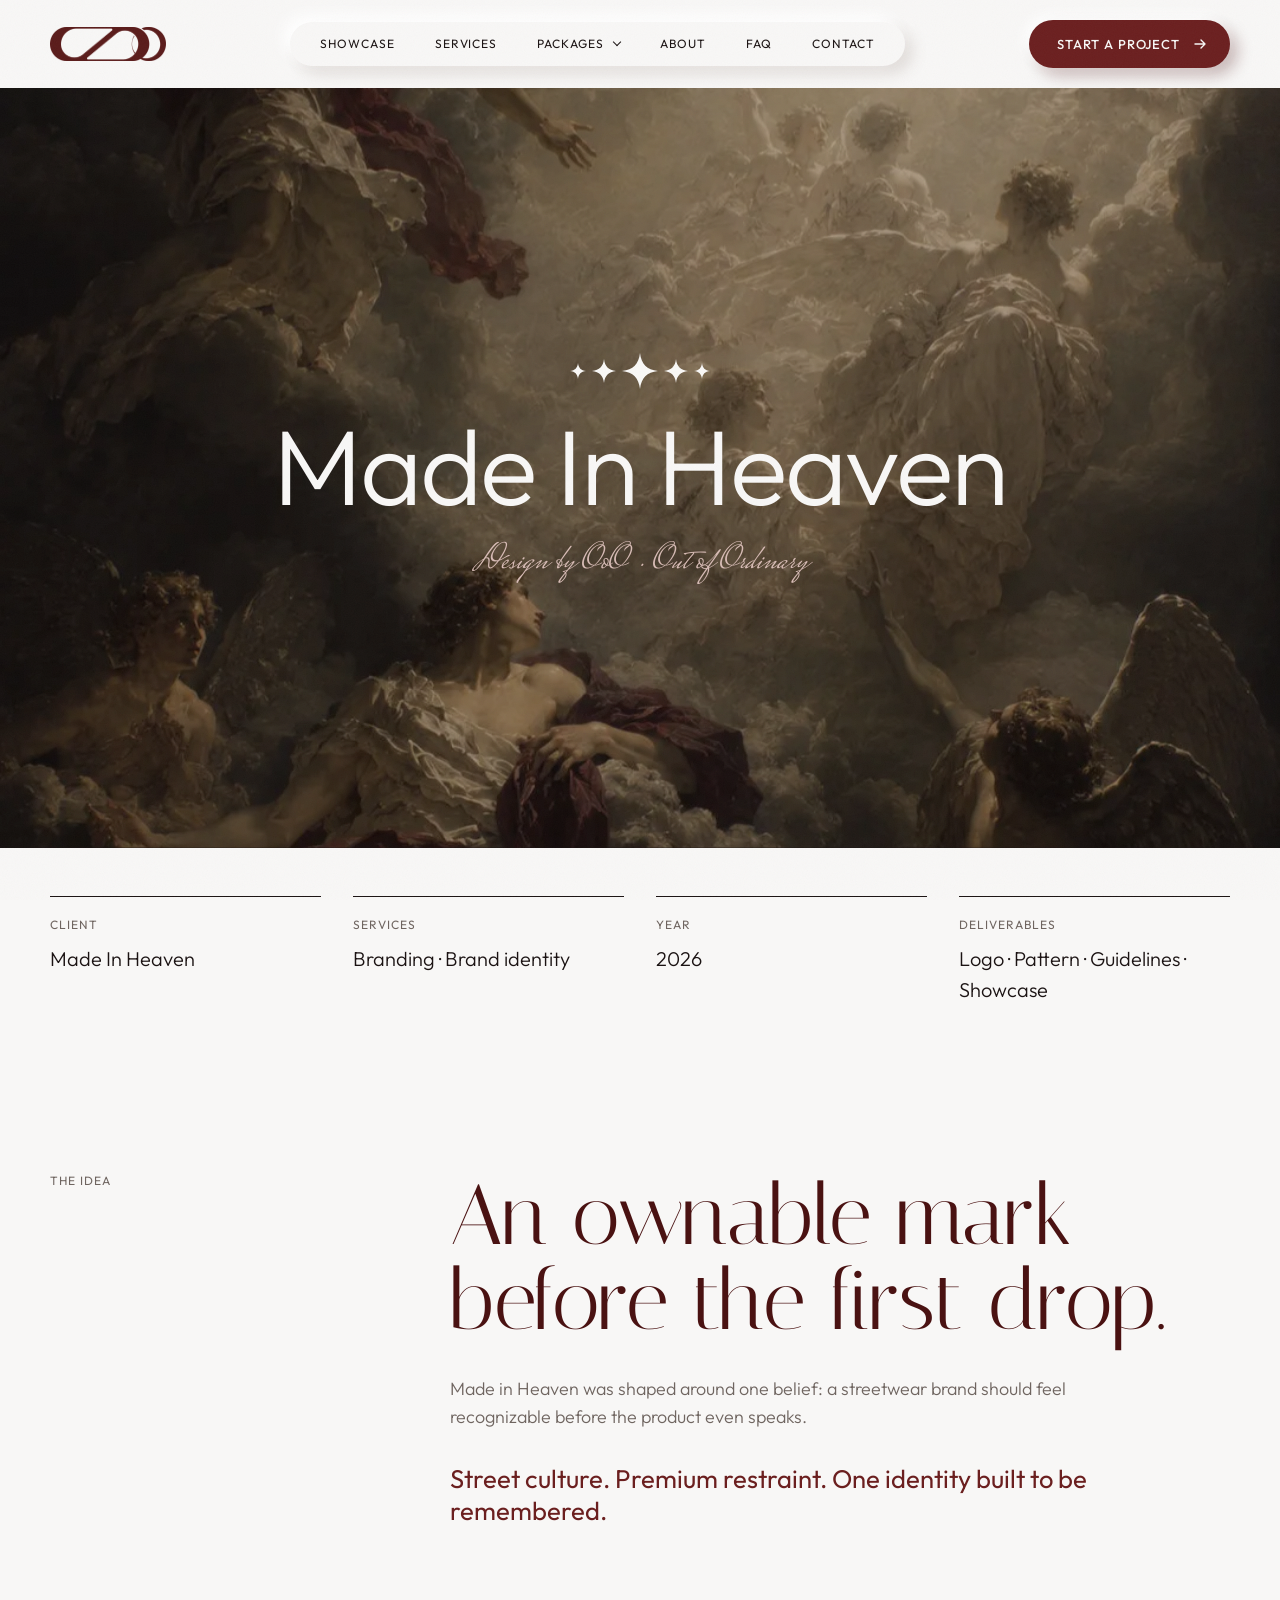
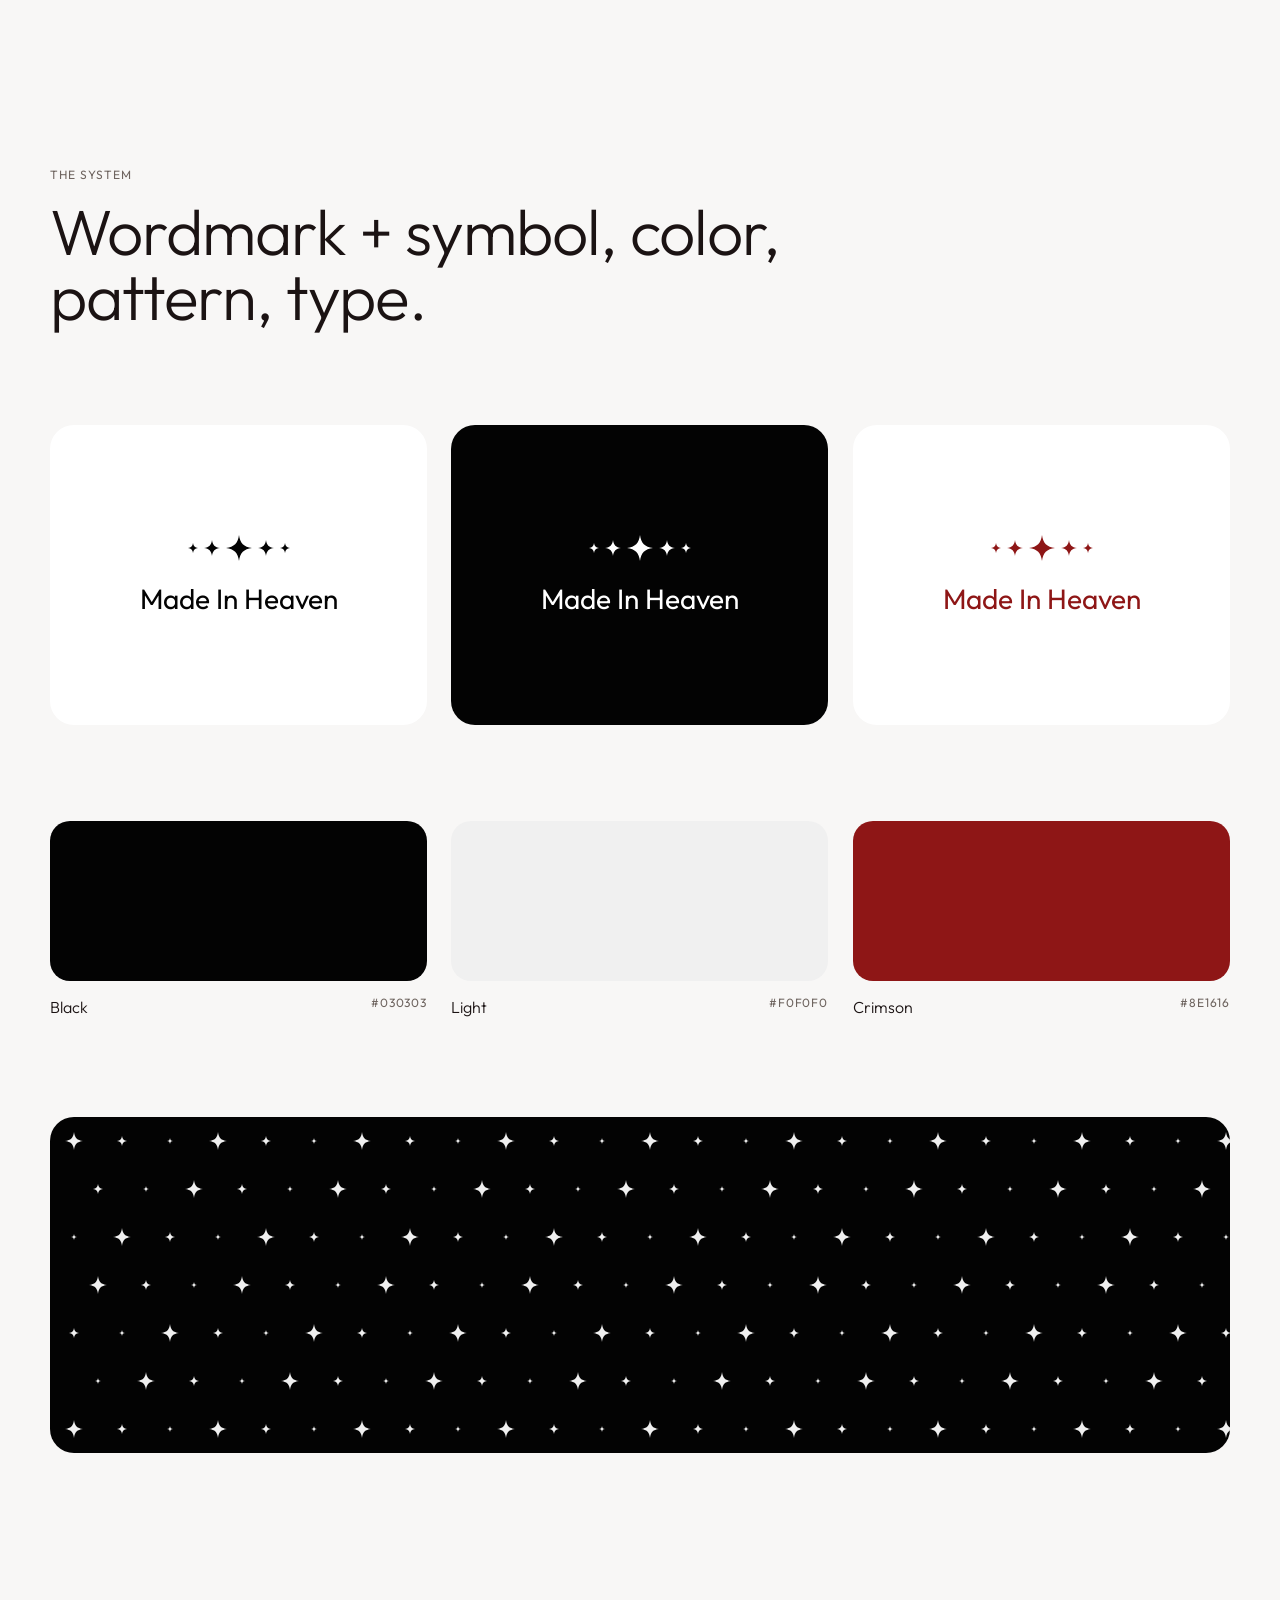
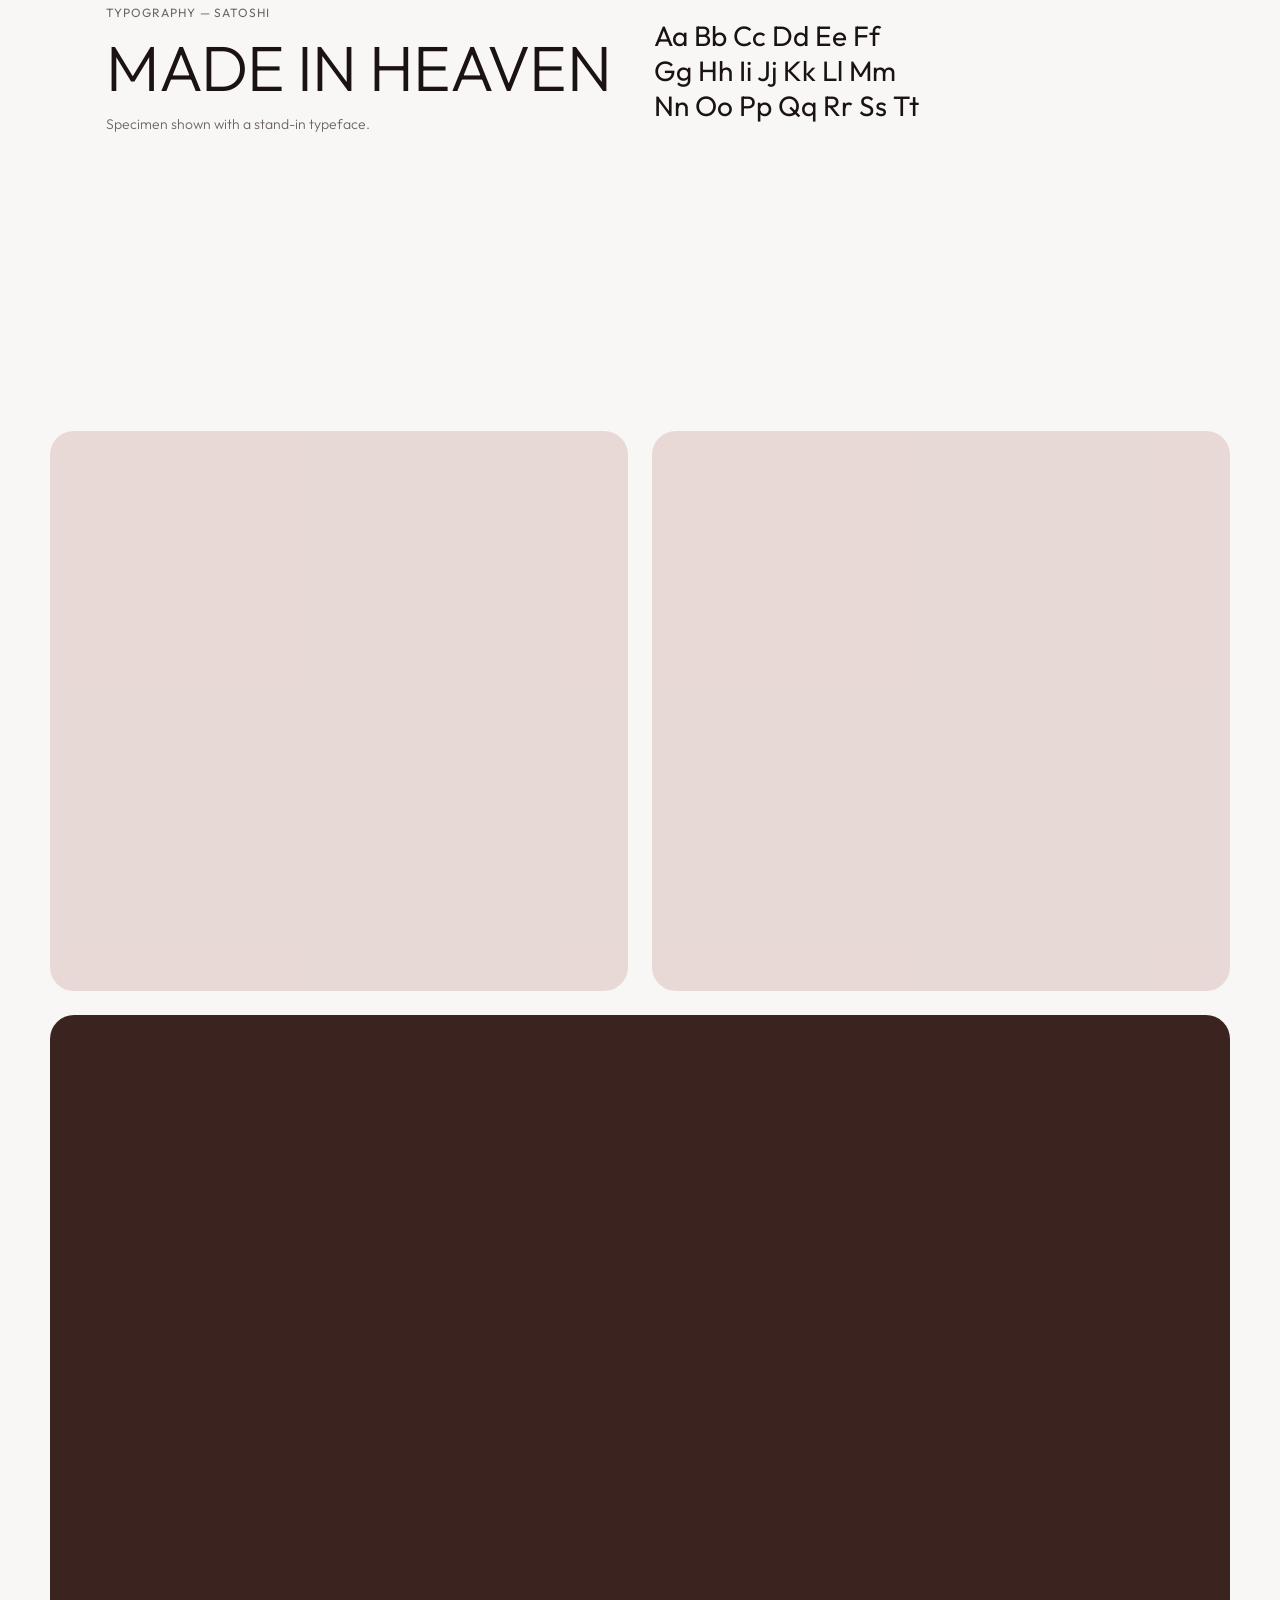
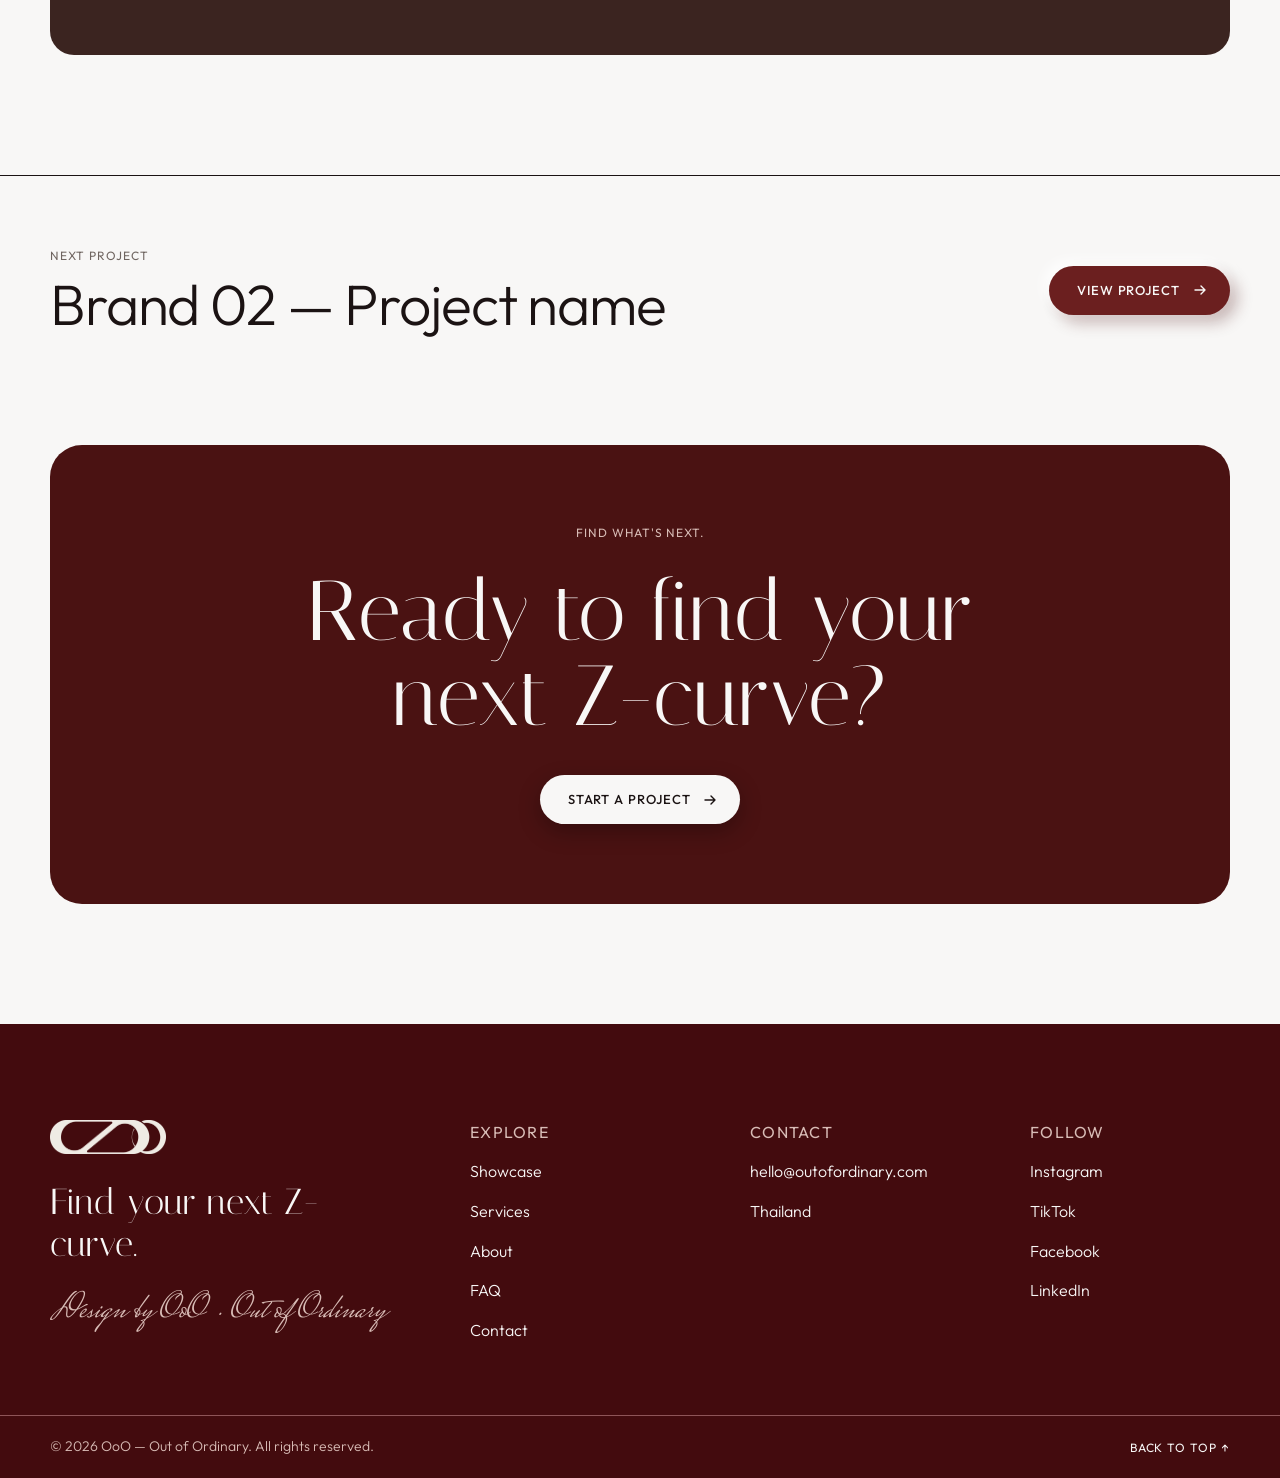
<file: case-made-in-heaven.html>
<!doctype html>
<html lang="en">
<head>
  <meta charset="utf-8">
  <meta name="viewport" content="width=device-width, initial-scale=1">
  <title>Made In Heaven — Case Study · OoO</title>
  <meta name="description" content="Made In Heaven case study by OoO — Out of Ordinary: a streetwear identity built on street culture and premium restraint. Wordmark, symbol, color, pattern and type.">
  <link rel="icon" type="image/png" href="assets/img/favicon.png">
  <link rel="preconnect" href="https://fonts.googleapis.com">
  <link rel="preconnect" href="https://fonts.gstatic.com" crossorigin>
  <link href="https://fonts.googleapis.com/css2?family=IBM+Plex+Sans+Thai:wght@300;400&family=Italiana&family=Mrs+Saint+Delafield&family=Outfit:wght@300;400;500&display=swap" rel="stylesheet">
  <link rel="stylesheet" href="assets/css/style.css">
  <link rel="stylesheet" href="assets/css/case.css">
</head>
<body id="top">

  <!-- NAV -->
  <header class="nav">
    <div class="container nav__inner">
      <a class="nav__logo" href="index.html" aria-label="OoO — Out of Ordinary, home">
        <img class="logo-dark" src="assets/img/logo-mark.png" alt="OoO" width="116" height="34">
        <img class="logo-light" src="assets/img/logo-mark-light.png" alt="" width="116" height="34">
      </a>
      <nav class="nav__links" aria-label="Main">
        <a href="showcase.html" aria-current="page">Showcase</a>
        <a href="services.html">Services</a>
        <div class="nav__item">
          <a href="services.html#packages">Packages <span class="nav__caret" aria-hidden="true"></span></a>
          <div class="nav__menu" aria-label="Packages">
            <a href="package-branding.html">Branding / Re-Brand</a>
            <a href="package-strategy.html">Strategy Planner</a>
            <a href="package-business-development.html">Business Development</a>
          </div>
        </div>
        <a href="about.html">About</a>
        <a href="faq.html">FAQ</a>
        <a href="contact.html">Contact</a>
      </nav>
      <a class="btn btn--primary nav__cta" href="contact.html">Start a project
        <svg viewBox="0 0 16 16" fill="none" aria-hidden="true"><path d="M3 8H13M9 12L13 8L9 4" stroke="currentColor" stroke-width="1.4" stroke-linecap="round" stroke-linejoin="round"/></svg>
      </a>
      <button class="nav__toggle" type="button" aria-label="Menu" aria-expanded="false" aria-controls="mobile-menu"><span></span></button>
    </div>
  </header>
  <div class="mobile-menu" id="mobile-menu">
    <a class="mobile-menu__link" href="showcase.html" aria-current="page">Showcase</a>
    <a class="mobile-menu__link" href="services.html">Services</a>
    <a class="mobile-menu__link" href="services.html#packages">Packages</a>
    <div class="mobile-menu__sub">
      <a href="package-branding.html">Branding / Re-Brand</a>
      <a href="package-strategy.html">Strategy Planner</a>
      <a href="package-business-development.html">Business Development</a>
    </div>
    <a class="mobile-menu__link" href="about.html">About</a>
    <a class="mobile-menu__link" href="faq.html">FAQ</a>
    <a class="mobile-menu__link" href="contact.html">Contact</a>
    <a class="btn btn--primary" href="contact.html">Start a project
      <svg viewBox="0 0 16 16" fill="none" aria-hidden="true"><path d="M3 8H13M9 12L13 8L9 4" stroke="currentColor" stroke-width="1.4" stroke-linecap="round" stroke-linejoin="round"/></svg>
    </a>
  </div>

  <main class="case">
    <!-- CASE HERO -->
    <section class="section case-hero">
      <img class="case-hero__img" data-reveal="zoom" src="assets/img/showcase-mih.webp" alt="" width="1082" height="1352">
      <div class="case-hero__overlay" aria-hidden="true"></div>
      <div class="case-hero__content">
        <div class="mih-stars" data-reveal="scale" aria-hidden="true">
          <img src="assets/img/work/star-hero-16.svg" alt="" width="16" height="16">
          <img src="assets/img/work/star-hero-24.svg" alt="" width="24" height="24">
          <img src="assets/img/work/star-hero-36.svg" alt="" width="36" height="36">
          <img src="assets/img/work/star-hero-24.svg" alt="" width="24" height="24">
          <img src="assets/img/work/star-hero-16.svg" alt="" width="16" height="16">
        </div>
        <h1 class="case-hero__title stagger" style="--d:.2s">Made In Heaven</h1>
        <p class="script rose" data-reveal="up" style="--d:.6s">Design by OoO · Out of Ordinary</p>
      </div>
    </section>

    <!-- PROJECT META -->
    <section class="section case-meta" aria-label="Project details">
      <dl class="container case-meta__grid">
        <div class="case-meta__item" data-reveal="up" style="--d:0s"><dt class="label label--muted">Client</dt><dd>Made In Heaven</dd></div>
        <div class="case-meta__item" data-reveal="up" style="--d:.1s"><dt class="label label--muted">Services</dt><dd>Branding · Brand identity</dd></div>
        <div class="case-meta__item" data-reveal="up" style="--d:.2s"><dt class="label label--muted">Year</dt><dd>2026</dd></div>
        <div class="case-meta__item" data-reveal="up" style="--d:.3s"><dt class="label label--muted">Deliverables</dt><dd>Logo · Pattern · Guidelines · Showcase</dd></div>
      </dl>
    </section>

    <!-- THE IDEA -->
    <section class="section case-idea">
      <div class="container case-idea__inner">
        <p class="label label--muted case-idea__label" data-reveal="fade">The idea</p>
        <div class="case-idea__body">
          <h2 class="case-serif stagger">An ownable mark<br>before the first drop.</h2>
          <p class="body-l muted case-idea__text" data-reveal="up" style="--d:.3s">Made in Heaven was shaped around one belief: a streetwear brand should feel recognizable before the product even speaks.</p>
          <p class="h3 burgundy case-idea__text" data-reveal="up" style="--d:.45s">Street culture. Premium restraint. One identity built to be remembered.</p>
        </div>
      </div>
    </section>

    <!-- BRAND SYSTEM -->
    <section class="section case-system">
      <div class="container case-system__inner">
        <div class="case-system__head" data-reveal="up">
          <p class="label label--muted">The system</p>
          <h2 class="h1 case-system__title">Wordmark + symbol, color, pattern, type.</h2>
        </div>

        <div class="logo-tiles">
          <div class="logo-tile logo-tile--primary" data-reveal="up" style="--d:0s">
            <div class="mih-stars mih-stars--sm" aria-hidden="true">
              <img src="assets/img/work/star-black-10.svg" alt="" width="10" height="10">
              <img src="assets/img/work/star-black-16.svg" alt="" width="16" height="16">
              <img src="assets/img/work/star-black-26.svg" alt="" width="26" height="26">
              <img src="assets/img/work/star-black-16.svg" alt="" width="16" height="16">
              <img src="assets/img/work/star-black-10.svg" alt="" width="10" height="10">
            </div>
            <p class="logo-tile__word">Made In Heaven</p>
            <span class="sr-only">Primary logo</span>
          </div>
          <div class="logo-tile logo-tile--reversed" data-reveal="up" style="--d:.12s">
            <div class="mih-stars mih-stars--sm" aria-hidden="true">
              <img src="assets/img/work/star-white-10.svg" alt="" width="10" height="10">
              <img src="assets/img/work/star-white-16.svg" alt="" width="16" height="16">
              <img src="assets/img/work/star-white-26.svg" alt="" width="26" height="26">
              <img src="assets/img/work/star-white-16.svg" alt="" width="16" height="16">
              <img src="assets/img/work/star-white-10.svg" alt="" width="10" height="10">
            </div>
            <p class="logo-tile__word">Made In Heaven</p>
            <span class="sr-only">Reversed logo</span>
          </div>
          <div class="logo-tile logo-tile--accent" data-reveal="up" style="--d:.24s">
            <div class="mih-stars mih-stars--sm" aria-hidden="true">
              <img src="assets/img/work/star-crimson-10.svg" alt="" width="10" height="10">
              <img src="assets/img/work/star-crimson-16.svg" alt="" width="16" height="16">
              <img src="assets/img/work/star-crimson-26.svg" alt="" width="26" height="26">
              <img src="assets/img/work/star-crimson-16.svg" alt="" width="16" height="16">
              <img src="assets/img/work/star-crimson-10.svg" alt="" width="10" height="10">
            </div>
            <p class="logo-tile__word">Made In Heaven</p>
            <span class="sr-only">Accent logo</span>
          </div>
        </div>

        <div class="swatches">
          <div class="swatch" data-reveal="up" style="--d:0s">
            <span class="swatch__chip" style="--sw:#030303"></span>
            <div class="swatch__label"><span>Black</span><span class="label label--muted">#030303</span></div>
          </div>
          <div class="swatch" data-reveal="up" style="--d:.12s">
            <span class="swatch__chip" style="--sw:#f0f0f0"></span>
            <div class="swatch__label"><span>Light</span><span class="label label--muted">#F0F0F0</span></div>
          </div>
          <div class="swatch" data-reveal="up" style="--d:.24s">
            <span class="swatch__chip" style="--sw:#8e1616"></span>
            <div class="swatch__label"><span>Crimson</span><span class="label label--muted">#8E1616</span></div>
          </div>
        </div>

        <div class="case-pattern" data-reveal="scale">
          <img src="assets/img/work/mih-pattern.svg" alt="Made In Heaven star pattern" width="1328" height="336" loading="lazy">
        </div>

        <div class="case-type" data-reveal="up">
          <div class="case-type__l">
            <p class="label label--muted">Typography — Satoshi</p>
            <p class="h1 case-type__name">MADE IN HEAVEN</p>
            <p class="body-s muted">Specimen shown with a stand-in typeface.</p>
          </div>
          <p class="h3 case-type__glyphs">Aa Bb Cc Dd Ee Ff<br>Gg Hh Ii Jj Kk Ll Mm<br>Nn Oo Pp Qq Rr Ss Tt</p>
        </div>
      </div>
    </section>

    <!-- GALLERY -->
    <section class="section case-gallery" aria-label="Project gallery">
      <div class="container case-gallery__inner">
        <div class="case-gallery__row">
          <div class="case-gallery__ph case-gallery__ph--rose" data-reveal="left"></div>
          <div class="case-gallery__ph case-gallery__ph--rose" data-reveal="right"></div>
        </div>
        <div class="case-gallery__ph case-gallery__ph--wide" data-reveal="zoom"></div>
      </div>
    </section>

    <!-- NEXT PROJECT -->
    <section class="section case-next">
      <div class="container case-next__inner">
        <div data-reveal="left">
          <p class="label label--muted">Next project</p>
          <p class="case-next__title">Brand 02 — Project name</p>
        </div>
        <a class="btn btn--primary" href="showcase.html#projects" data-reveal="up" style="--d:.2s">View project
          <svg viewBox="0 0 16 16" fill="none" aria-hidden="true"><path d="M3 8H13M9 12L13 8L9 4" stroke="currentColor" stroke-width="1.4" stroke-linecap="round" stroke-linejoin="round"/></svg>
        </a>
      </div>
    </section>

    <!-- CTA -->
    <section class="section case-cta">
      <div class="container">
        <div class="case-cta__card" data-reveal="scale">
          <p class="label label--rose">Find what's next.</p>
          <h2 class="case-serif paper stagger">Ready to find your<br>next Z-curve?</h2>
          <a class="btn btn--light" href="contact.html">Start a project
            <svg viewBox="0 0 16 16" fill="none" aria-hidden="true"><path d="M3 8H13M9 12L13 8L9 4" stroke="currentColor" stroke-width="1.4" stroke-linecap="round" stroke-linejoin="round"/></svg>
          </a>
        </div>
      </div>
    </section>
  </main>

  <!-- FOOTER -->
  <footer class="footer">
    <div class="container footer__top">
      <div class="footer__brand">
        <img src="assets/img/logo-mark-light.png" alt="OoO" width="116" height="34">
        <p class="serif-sm">Find your next Z-curve.</p>
        <p class="script rose">Design by OoO · Out of Ordinary</p>
      </div>
      <div class="footer__col">
        <p class="label label--rose">Explore</p>
        <a href="showcase.html">Showcase</a>
        <a href="services.html">Services</a>
        <a href="about.html">About</a>
        <a href="faq.html">FAQ</a>
        <a href="contact.html">Contact</a>
      </div>
      <div class="footer__col">
        <p class="label label--rose">Contact</p>
        <a href="mailto:hello@outofordinary.com">hello@outofordinary.com</a>
        <p>Thailand</p>
      </div>
      <div class="footer__col">
        <p class="label label--rose">Follow</p>
        <a href="#" rel="noopener">Instagram</a>
        <a href="#" rel="noopener">TikTok</a>
        <a href="#" rel="noopener">Facebook</a>
        <a href="#" rel="noopener">LinkedIn</a>
      </div>
    </div>
    <div class="footer__bar">
      <div class="container">
        <p>© <span data-year>2026</span> OoO — Out of Ordinary. All rights reserved.</p>
        <a class="label" href="#top">Back to top ↑</a>
      </div>
    </div>
  </footer>

  <script src="assets/js/main.js" defer></script>
</body>
</html>
</file>
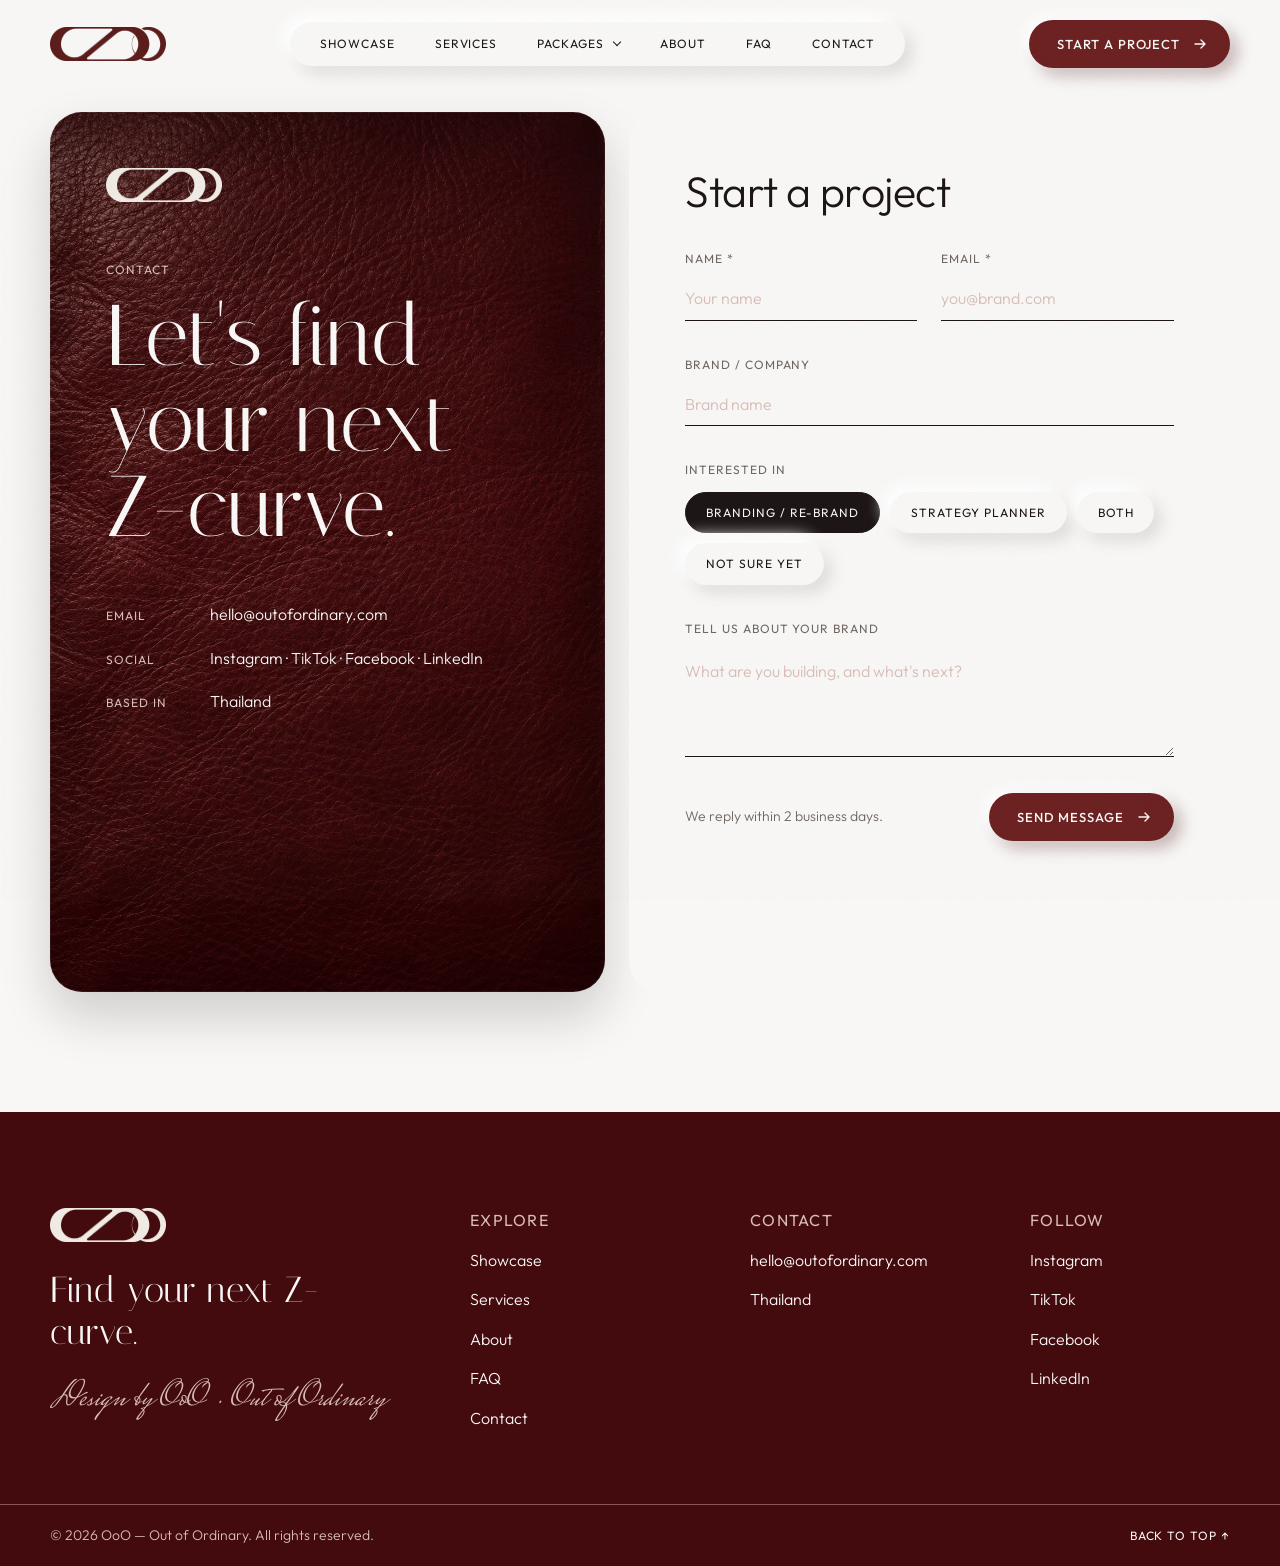
<file: contact.html>
<!doctype html>
<html lang="en">
<head>
  <meta charset="utf-8">
  <meta name="viewport" content="width=device-width, initial-scale=1">
  <title>Contact — OoO · Out of Ordinary</title>
  <meta name="description" content="Start a project with OoO — Out of Ordinary. Tell us about your brand and we'll reply within 2 business days.">
  <link rel="icon" type="image/png" href="assets/img/favicon.png">
  <link rel="preconnect" href="https://fonts.googleapis.com">
  <link rel="preconnect" href="https://fonts.gstatic.com" crossorigin>
  <link href="https://fonts.googleapis.com/css2?family=IBM+Plex+Sans+Thai:wght@300;400&family=Italiana&family=Mrs+Saint+Delafield&family=Outfit:wght@300;400;500&display=swap" rel="stylesheet">
  <link rel="stylesheet" href="assets/css/style.css">
  <link rel="stylesheet" href="assets/css/contact.css">
</head>
<body id="top">

  <!-- NAV -->
  <header class="nav">
    <div class="container nav__inner">
      <a class="nav__logo" href="index.html" aria-label="OoO — Out of Ordinary, home">
        <img class="logo-dark" src="assets/img/logo-mark.png" alt="OoO" width="116" height="34">
        <img class="logo-light" src="assets/img/logo-mark-light.png" alt="" width="116" height="34">
      </a>
      <nav class="nav__links" aria-label="Main">
        <a href="showcase.html">Showcase</a>
        <a href="services.html">Services</a>
        <div class="nav__item">
          <a href="services.html#packages">Packages <span class="nav__caret" aria-hidden="true"></span></a>
          <div class="nav__menu" aria-label="Packages">
            <a href="package-branding.html">Branding / Re-Brand</a>
            <a href="package-strategy.html">Strategy Planner</a>
            <a href="package-business-development.html">Business Development</a>
          </div>
        </div>
        <a href="about.html">About</a>
        <a href="faq.html">FAQ</a>
        <a href="contact.html" aria-current="page">Contact</a>
      </nav>
      <a class="btn btn--primary nav__cta" href="contact.html">Start a project
        <svg viewBox="0 0 16 16" fill="none" aria-hidden="true"><path d="M3 8H13M9 12L13 8L9 4" stroke="currentColor" stroke-width="1.4" stroke-linecap="round" stroke-linejoin="round"/></svg>
      </a>
      <button class="nav__toggle" type="button" aria-label="Menu" aria-expanded="false" aria-controls="mobile-menu"><span></span></button>
    </div>
  </header>
  <div class="mobile-menu" id="mobile-menu">
    <a class="mobile-menu__link" href="showcase.html">Showcase</a>
    <a class="mobile-menu__link" href="services.html">Services</a>
    <a class="mobile-menu__link" href="services.html#packages">Packages</a>
    <div class="mobile-menu__sub">
      <a href="package-branding.html">Branding / Re-Brand</a>
      <a href="package-strategy.html">Strategy Planner</a>
      <a href="package-business-development.html">Business Development</a>
    </div>
    <a class="mobile-menu__link" href="about.html">About</a>
    <a class="mobile-menu__link" href="faq.html">FAQ</a>
    <a class="mobile-menu__link" href="contact.html" aria-current="page">Contact</a>
    <a class="btn btn--primary" href="contact.html">Start a project
      <svg viewBox="0 0 16 16" fill="none" aria-hidden="true"><path d="M3 8H13M9 12L13 8L9 4" stroke="currentColor" stroke-width="1.4" stroke-linecap="round" stroke-linejoin="round"/></svg>
    </a>
  </div>

    <main>
    <section class="section ct">
      <div class="container ct__split">
        <!-- Info panel -->
        <aside class="ct-info" data-reveal="left">
          <img class="ct-info__logo" src="assets/img/logo-mark-light.png" alt="OoO" width="116" height="34">
          <p class="label label--rose ct-info__label">Contact</p>
          <h1 class="serif-xl paper ct-info__title stagger" style="--d:.3s">Let's find<br>your next<br>Z-curve.</h1>
          <dl class="ct-info__details">
            <div><dt class="label label--rose">Email</dt><dd><a href="mailto:hello@outofordinary.com">hello@outofordinary.com</a></dd></div>
            <div><dt class="label label--rose">Social</dt><dd><a href="#" rel="noopener">Instagram</a> · <a href="#" rel="noopener">TikTok</a> · <a href="#" rel="noopener">Facebook</a> · <a href="#" rel="noopener">LinkedIn</a></dd></div>
            <div><dt class="label label--rose">Based in</dt><dd>Thailand</dd></div>
          </dl>
        </aside>

        <!-- Form -->
        <!-- Contact form: paste your Formspree endpoint into action="" (e.g. https://formspree.io/f/xxxxxxx).
             While it is empty the form only shows the confirmation message and sends nothing. -->
        <form class="ct-form" data-contact action="" method="post" data-reveal="up" style="--d:.2s">
          <input type="hidden" name="_subject" value="New enquiry from the OoO website">
          <div class="ct-form__trap" aria-hidden="true"><label>Leave this empty <input type="text" name="_gotcha" tabindex="-1" autocomplete="off"></label></div>
          <h2 class="ct-form__title">Start a project</h2>
          <div class="ct-form__row">
            <label class="field">
              <span class="label label--muted">Name *</span>
              <input type="text" name="name" placeholder="Your name" autocomplete="name" required>
            </label>
            <label class="field">
              <span class="label label--muted">Email *</span>
              <input type="email" name="email" placeholder="you@brand.com" autocomplete="email" required>
            </label>
          </div>
          <label class="field">
            <span class="label label--muted">Brand / company</span>
            <input type="text" name="company" placeholder="Brand name" autocomplete="organization">
          </label>
          <fieldset class="field ct-form__interest">
            <legend class="label label--muted">Interested in</legend>
            <div class="chips">
              <label class="chip"><input type="radio" name="interest" value="Branding / Re-Brand" checked><span>Branding / Re-Brand</span></label>
              <label class="chip"><input type="radio" name="interest" value="Strategy Planner"><span>Strategy Planner</span></label>
              <label class="chip"><input type="radio" name="interest" value="Both"><span>Both</span></label>
              <label class="chip"><input type="radio" name="interest" value="Not sure yet"><span>Not sure yet</span></label>
            </div>
          </fieldset>
          <label class="field">
            <span class="label label--muted">Tell us about your brand</span>
            <textarea name="message" rows="3" placeholder="What are you building, and what's next?"></textarea>
          </label>
          <div class="ct-form__submit">
            <p class="body-s muted">We reply within 2 business days.</p>
            <button class="btn btn--primary" type="submit">Send message
              <svg viewBox="0 0 16 16" fill="none" aria-hidden="true"><path d="M3 8H13M9 12L13 8L9 4" stroke="currentColor" stroke-width="1.4" stroke-linecap="round" stroke-linejoin="round"/></svg>
            </button>
          </div>
        </form>
      </div>
    </section>
  </main>

  <div class="toast" role="status" aria-live="polite">
    <svg viewBox="0 0 16 16" width="16" height="16" fill="none" aria-hidden="true"><path d="M3 8.5L6.5 12L13 4.5" stroke="currentColor" stroke-width="1.6" stroke-linecap="round" stroke-linejoin="round"/></svg>
    <span data-toast-text>Message sent</span>
  </div>

  <!-- FOOTER -->
  <footer class="footer">
    <div class="container footer__top">
      <div class="footer__brand">
        <img src="assets/img/logo-mark-light.png" alt="OoO" width="116" height="34">
        <p class="serif-sm">Find your next Z-curve.</p>
        <p class="script rose">Design by OoO · Out of Ordinary</p>
      </div>
      <div class="footer__col">
        <p class="label label--rose">Explore</p>
        <a href="showcase.html">Showcase</a>
        <a href="services.html">Services</a>
        <a href="about.html">About</a>
        <a href="faq.html">FAQ</a>
        <a href="contact.html">Contact</a>
      </div>
      <div class="footer__col">
        <p class="label label--rose">Contact</p>
        <a href="mailto:hello@outofordinary.com">hello@outofordinary.com</a>
        <p>Thailand</p>
      </div>
      <div class="footer__col">
        <p class="label label--rose">Follow</p>
        <a href="#" rel="noopener">Instagram</a>
        <a href="#" rel="noopener">TikTok</a>
        <a href="#" rel="noopener">Facebook</a>
        <a href="#" rel="noopener">LinkedIn</a>
      </div>
    </div>
    <div class="footer__bar">
      <div class="container">
        <p>© <span data-year>2026</span> OoO — Out of Ordinary. All rights reserved.</p>
        <a class="label" href="#top">Back to top ↑</a>
      </div>
    </div>
  </footer>

  <script src="assets/js/main.js" defer></script>
</body>
</html>
</file>
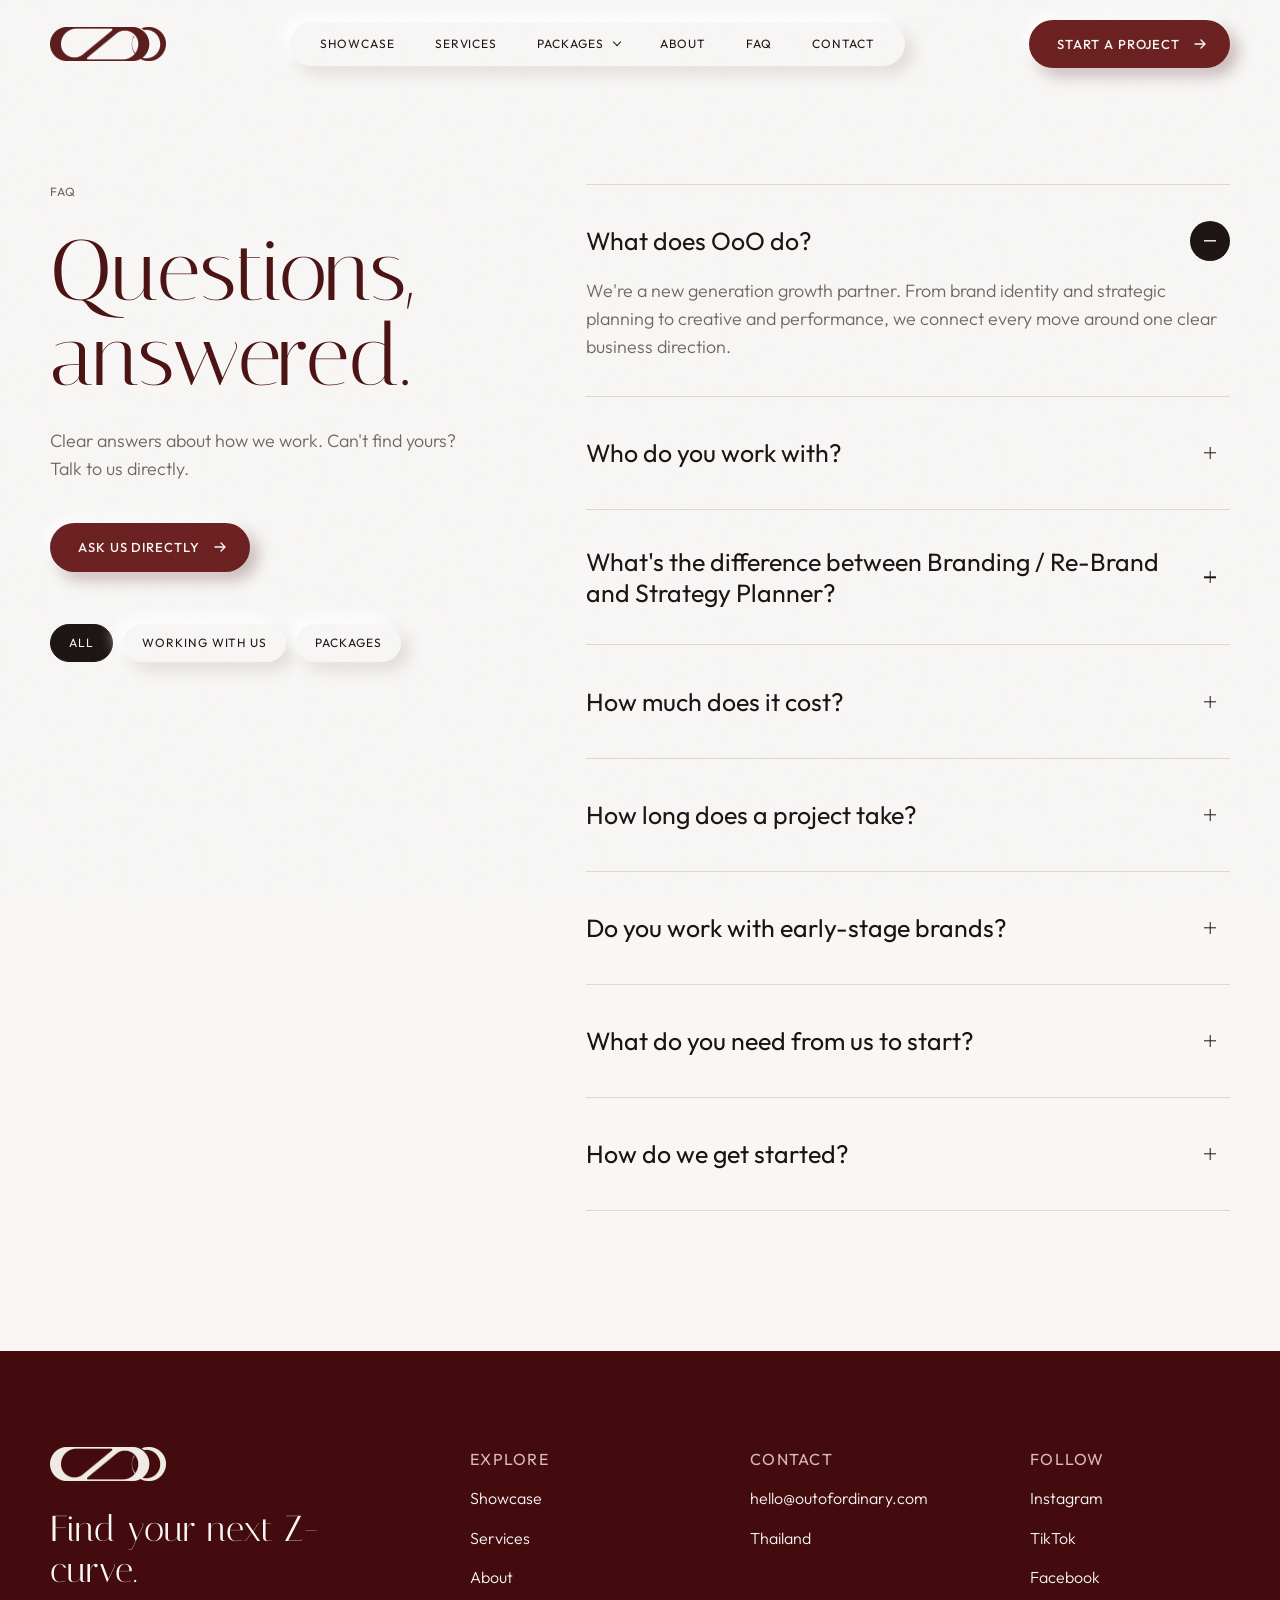
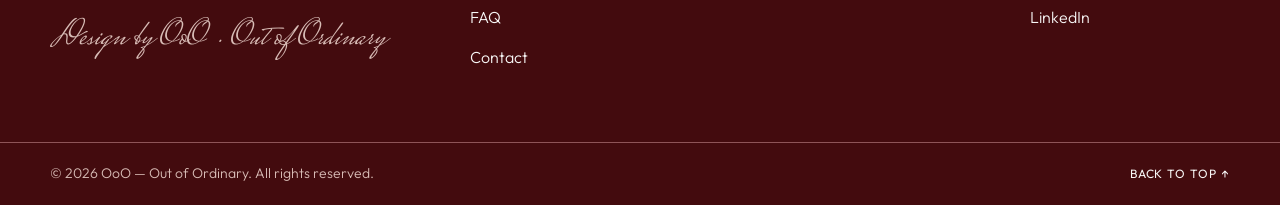
<file: faq.html>
<!doctype html>
<html lang="en">
<head>
  <meta charset="utf-8">
  <meta name="viewport" content="width=device-width, initial-scale=1">
  <title>FAQ — OoO · Out of Ordinary</title>
  <meta name="description" content="Clear answers about how OoO — Out of Ordinary works: services, packages, timelines, pricing and how to get started.">
  <link rel="icon" type="image/png" href="assets/img/favicon.png">
  <link rel="preconnect" href="https://fonts.googleapis.com">
  <link rel="preconnect" href="https://fonts.gstatic.com" crossorigin>
  <link href="https://fonts.googleapis.com/css2?family=IBM+Plex+Sans+Thai:wght@300;400&family=Italiana&family=Mrs+Saint+Delafield&family=Outfit:wght@300;400;500&display=swap" rel="stylesheet">
  <link rel="stylesheet" href="assets/css/style.css">
  <link rel="stylesheet" href="assets/css/faq.css">
</head>
<body id="top">

  <!-- NAV -->
  <header class="nav">
    <div class="container nav__inner">
      <a class="nav__logo" href="index.html" aria-label="OoO — Out of Ordinary, home">
        <img class="logo-dark" src="assets/img/logo-mark.png" alt="OoO" width="116" height="34">
        <img class="logo-light" src="assets/img/logo-mark-light.png" alt="" width="116" height="34">
      </a>
      <nav class="nav__links" aria-label="Main">
        <a href="showcase.html">Showcase</a>
        <a href="services.html">Services</a>
        <div class="nav__item">
          <a href="services.html#packages">Packages <span class="nav__caret" aria-hidden="true"></span></a>
          <div class="nav__menu" aria-label="Packages">
            <a href="package-branding.html">Branding / Re-Brand</a>
            <a href="package-strategy.html">Strategy Planner</a>
            <a href="package-business-development.html">Business Development</a>
          </div>
        </div>
        <a href="about.html">About</a>
        <a href="faq.html" aria-current="page">FAQ</a>
        <a href="contact.html">Contact</a>
      </nav>
      <a class="btn btn--primary nav__cta" href="contact.html">Start a project
        <svg viewBox="0 0 16 16" fill="none" aria-hidden="true"><path d="M3 8H13M9 12L13 8L9 4" stroke="currentColor" stroke-width="1.4" stroke-linecap="round" stroke-linejoin="round"/></svg>
      </a>
      <button class="nav__toggle" type="button" aria-label="Menu" aria-expanded="false" aria-controls="mobile-menu"><span></span></button>
    </div>
  </header>
  <div class="mobile-menu" id="mobile-menu">
    <a class="mobile-menu__link" href="showcase.html">Showcase</a>
    <a class="mobile-menu__link" href="services.html">Services</a>
    <a class="mobile-menu__link" href="services.html#packages">Packages</a>
    <div class="mobile-menu__sub">
      <a href="package-branding.html">Branding / Re-Brand</a>
      <a href="package-strategy.html">Strategy Planner</a>
      <a href="package-business-development.html">Business Development</a>
    </div>
    <a class="mobile-menu__link" href="about.html">About</a>
    <a class="mobile-menu__link" href="faq.html" aria-current="page">FAQ</a>
    <a class="mobile-menu__link" href="contact.html">Contact</a>
    <a class="btn btn--primary" href="contact.html">Start a project
      <svg viewBox="0 0 16 16" fill="none" aria-hidden="true"><path d="M3 8H13M9 12L13 8L9 4" stroke="currentColor" stroke-width="1.4" stroke-linecap="round" stroke-linejoin="round"/></svg>
    </a>
  </div>

    <main>
    <section class="section faq-page">
      <div class="container faq-page__inner">
        <div class="faq-page__left">
          <p class="label label--muted" data-reveal="fade">FAQ</p>
          <h1 class="serif-xl stagger" style="--d:.1s">Questions,<br>answered.</h1>
          <p class="body-l muted faq-page__lede" data-reveal="up" style="--d:.35s">Clear answers about how we work. Can't find yours? Talk to us directly.</p>
          <div class="faq-page__cta" data-reveal="up" style="--d:.45s">
            <a class="btn btn--primary" href="contact.html">Ask us directly
              <svg viewBox="0 0 16 16" fill="none" aria-hidden="true"><path d="M3 8H13M9 12L13 8L9 4" stroke="currentColor" stroke-width="1.4" stroke-linecap="round" stroke-linejoin="round"/></svg>
            </a>
          </div>
          <div class="chips faq-page__cats" role="group" aria-label="Filter questions" data-reveal="up" style="--d:.55s">
            <button class="chip is-active" type="button" data-filter="all" aria-pressed="true">All</button>
            <button class="chip" type="button" data-filter="working" aria-pressed="false">Working with us</button>
            <button class="chip" type="button" data-filter="packages" aria-pressed="false">Packages</button>
          </div>
        </div>

        <div class="faq faq-page__list">
          <div class="faq__item is-open" data-cat="working" data-reveal="up" style="--d:.1s">
            <button class="faq__q" type="button">What does OoO do?<span class="faq__icon" aria-hidden="true"></span></button>
            <div class="faq__a"><div><p>We're a new generation growth partner. From brand identity and strategic planning to creative and performance, we connect every move around one clear business direction.</p></div></div>
          </div>
          <div class="faq__item" data-cat="working" data-reveal="up" style="--d:.15s">
            <button class="faq__q" type="button">Who do you work with?<span class="faq__icon" aria-hidden="true"></span></button>
            <div class="faq__a"><div><p>Brands at every stage — founders, small teams and growing companies that want a clear identity, direction and plan, and refuse the ordinary.</p></div></div>
          </div>
          <div class="faq__item" data-cat="packages" data-reveal="up" style="--d:.2s">
            <button class="faq__q" type="button">What's the difference between Branding / Re-Brand and Strategy Planner?<span class="faq__icon" aria-hidden="true"></span></button>
            <div class="faq__a"><div><p>Branding / Re-Brand builds or refreshes how your brand looks and feels. Strategy Planner works out where it should go — positioning, roadmap and channels. Many clients start with strategy, then build the identity.</p></div></div>
          </div>
          <div class="faq__item" data-cat="packages" data-reveal="up" style="--d:.25s">
            <button class="faq__q" type="button">How much does it cost?<span class="faq__icon" aria-hidden="true"></span></button>
            <div class="faq__a"><div><p>Every project is scoped to your brand. Request a quote and we will come back with a clear proposal.</p></div></div>
          </div>
          <div class="faq__item" data-cat="packages" data-reveal="up" style="--d:.3s">
            <button class="faq__q" type="button">How long does a project take?<span class="faq__icon" aria-hidden="true"></span></button>
            <div class="faq__a"><div><p>It depends on scope. Branding usually takes 6–8 weeks and Strategy 4–6 weeks. We confirm the timeline in your proposal.</p></div></div>
          </div>
          <div class="faq__item" data-cat="working" data-reveal="up" style="--d:.35s">
            <button class="faq__q" type="button">Do you work with early-stage brands?<span class="faq__icon" aria-hidden="true"></span></button>
            <div class="faq__a"><div><p>Yes. Early-stage brands often benefit most — a clear identity and direction first saves cost later.</p></div></div>
          </div>
          <div class="faq__item" data-cat="working" data-reveal="up" style="--d:.4s">
            <button class="faq__q" type="button">What do you need from us to start?<span class="faq__icon" aria-hidden="true"></span></button>
            <div class="faq__a"><div><p>A short brief, any existing materials, and 1–2 people from your team to work with us through the process.</p></div></div>
          </div>
          <div class="faq__item" data-cat="working" data-reveal="up" style="--d:.45s">
            <button class="faq__q" type="button">How do we get started?<span class="faq__icon" aria-hidden="true"></span></button>
            <div class="faq__a"><div><p>Send us a message or <a href="contact.html">request a quote</a>. We reply within a few working days to set up a first conversation.</p></div></div>
          </div>
        </div>
      </div>
    </section>
  </main>

  <script>
    /* FAQ category filter (page-only) */
    (() => {
      const chips = document.querySelectorAll(".faq-page__cats [data-filter]");
      const items = document.querySelectorAll(".faq-page__list .faq__item");
      chips.forEach((chip) => chip.addEventListener("click", () => {
        const f = chip.dataset.filter;
        chips.forEach((c) => { const on = c === chip; c.classList.toggle("is-active", on); c.setAttribute("aria-pressed", String(on)); });
        items.forEach((it) => { it.hidden = f !== "all" && it.dataset.cat !== f; });
      }));
    })();
  </script>

  <!-- FOOTER -->
  <footer class="footer">
    <div class="container footer__top">
      <div class="footer__brand">
        <img src="assets/img/logo-mark-light.png" alt="OoO" width="116" height="34">
        <p class="serif-sm">Find your next Z-curve.</p>
        <p class="script rose">Design by OoO · Out of Ordinary</p>
      </div>
      <div class="footer__col">
        <p class="label label--rose">Explore</p>
        <a href="showcase.html">Showcase</a>
        <a href="services.html">Services</a>
        <a href="about.html">About</a>
        <a href="faq.html">FAQ</a>
        <a href="contact.html">Contact</a>
      </div>
      <div class="footer__col">
        <p class="label label--rose">Contact</p>
        <a href="mailto:hello@outofordinary.com">hello@outofordinary.com</a>
        <p>Thailand</p>
      </div>
      <div class="footer__col">
        <p class="label label--rose">Follow</p>
        <a href="#" rel="noopener">Instagram</a>
        <a href="#" rel="noopener">TikTok</a>
        <a href="#" rel="noopener">Facebook</a>
        <a href="#" rel="noopener">LinkedIn</a>
      </div>
    </div>
    <div class="footer__bar">
      <div class="container">
        <p>© <span data-year>2026</span> OoO — Out of Ordinary. All rights reserved.</p>
        <a class="label" href="#top">Back to top ↑</a>
      </div>
    </div>
  </footer>

  <script src="assets/js/main.js" defer></script>
</body>
</html>
</file>
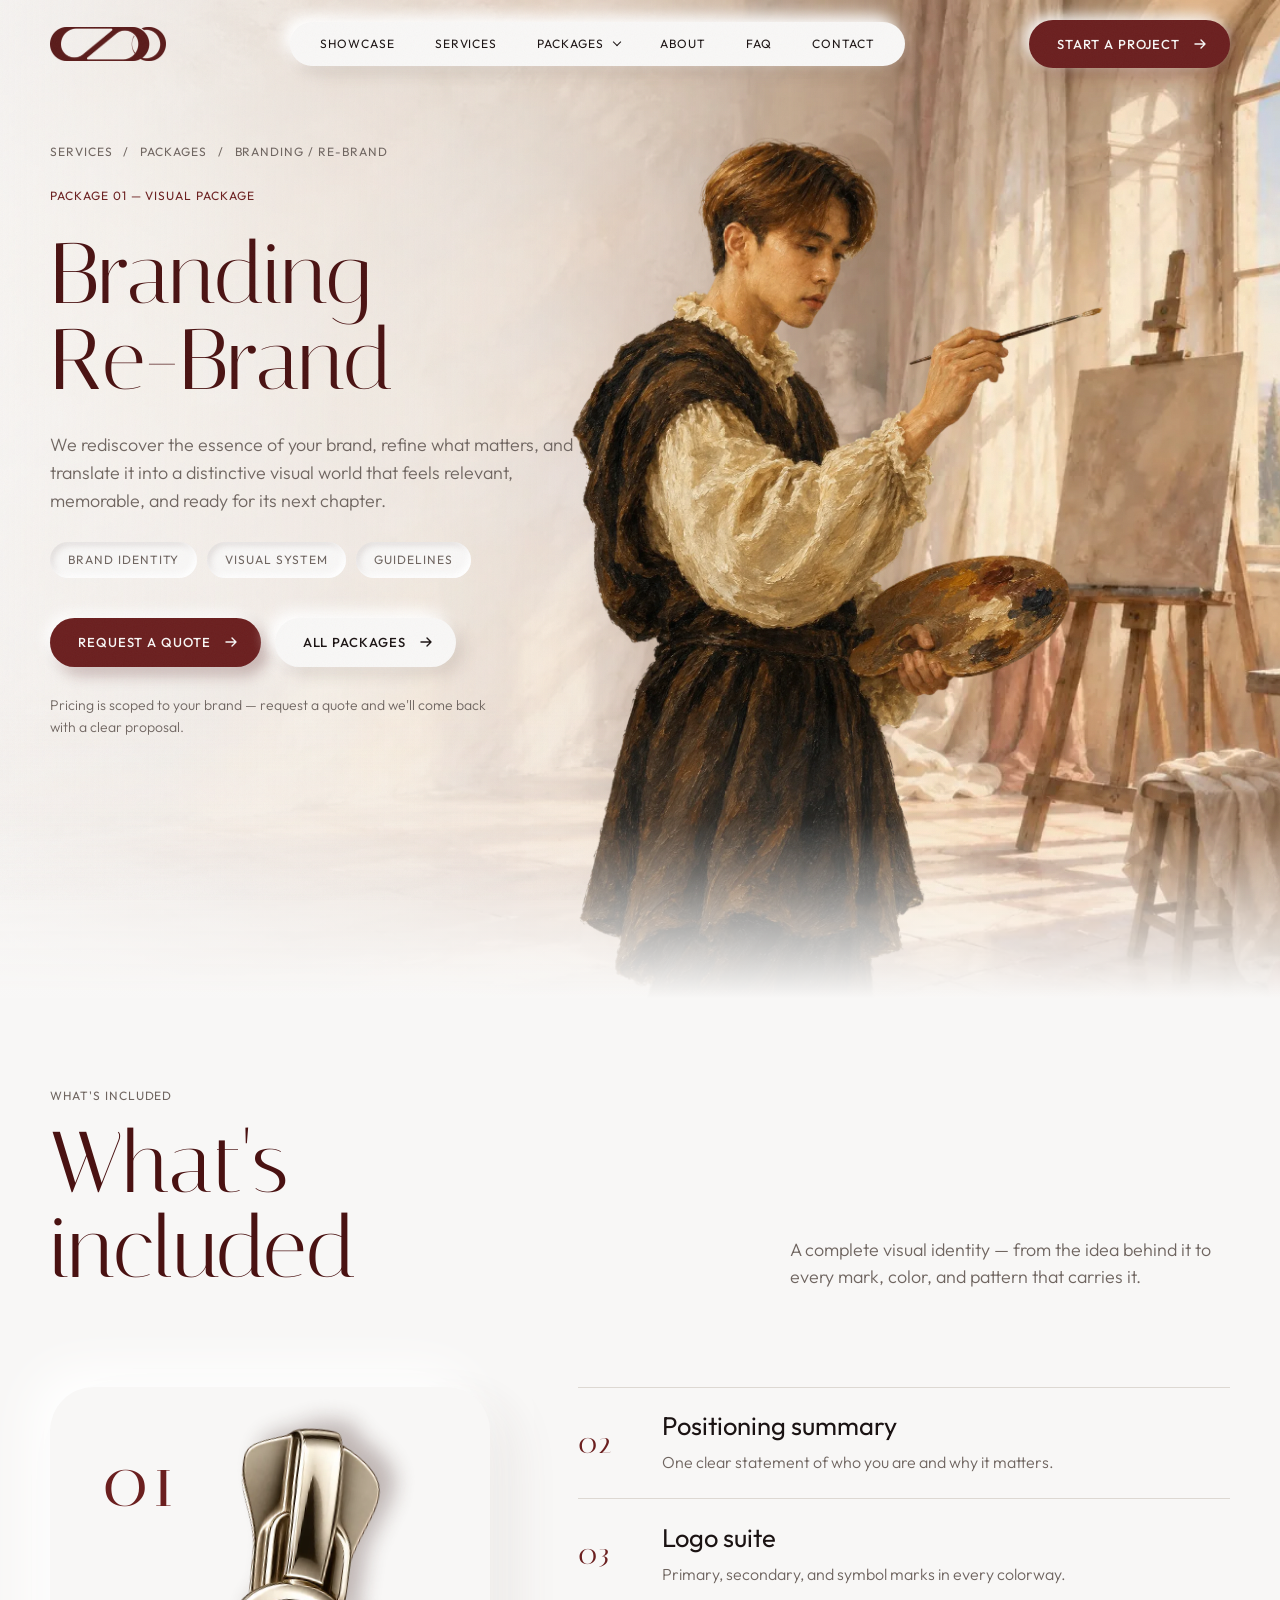
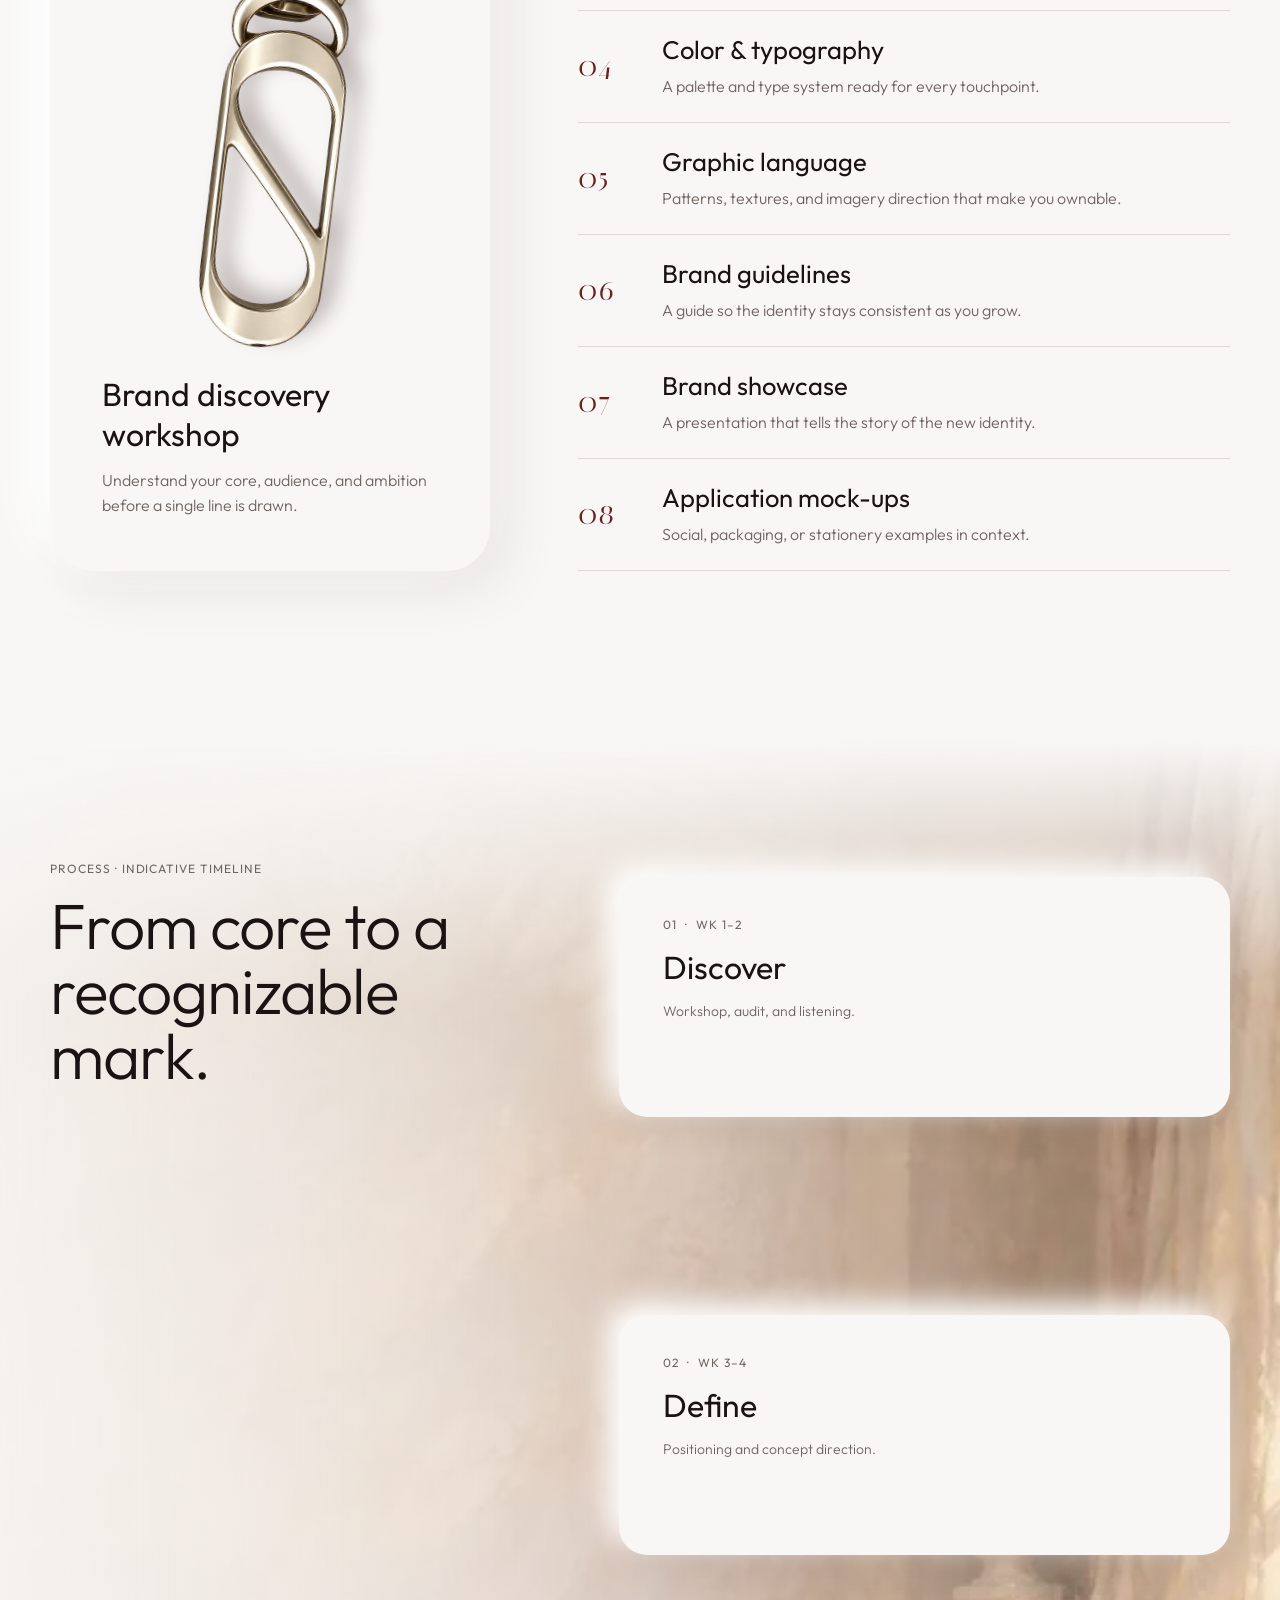
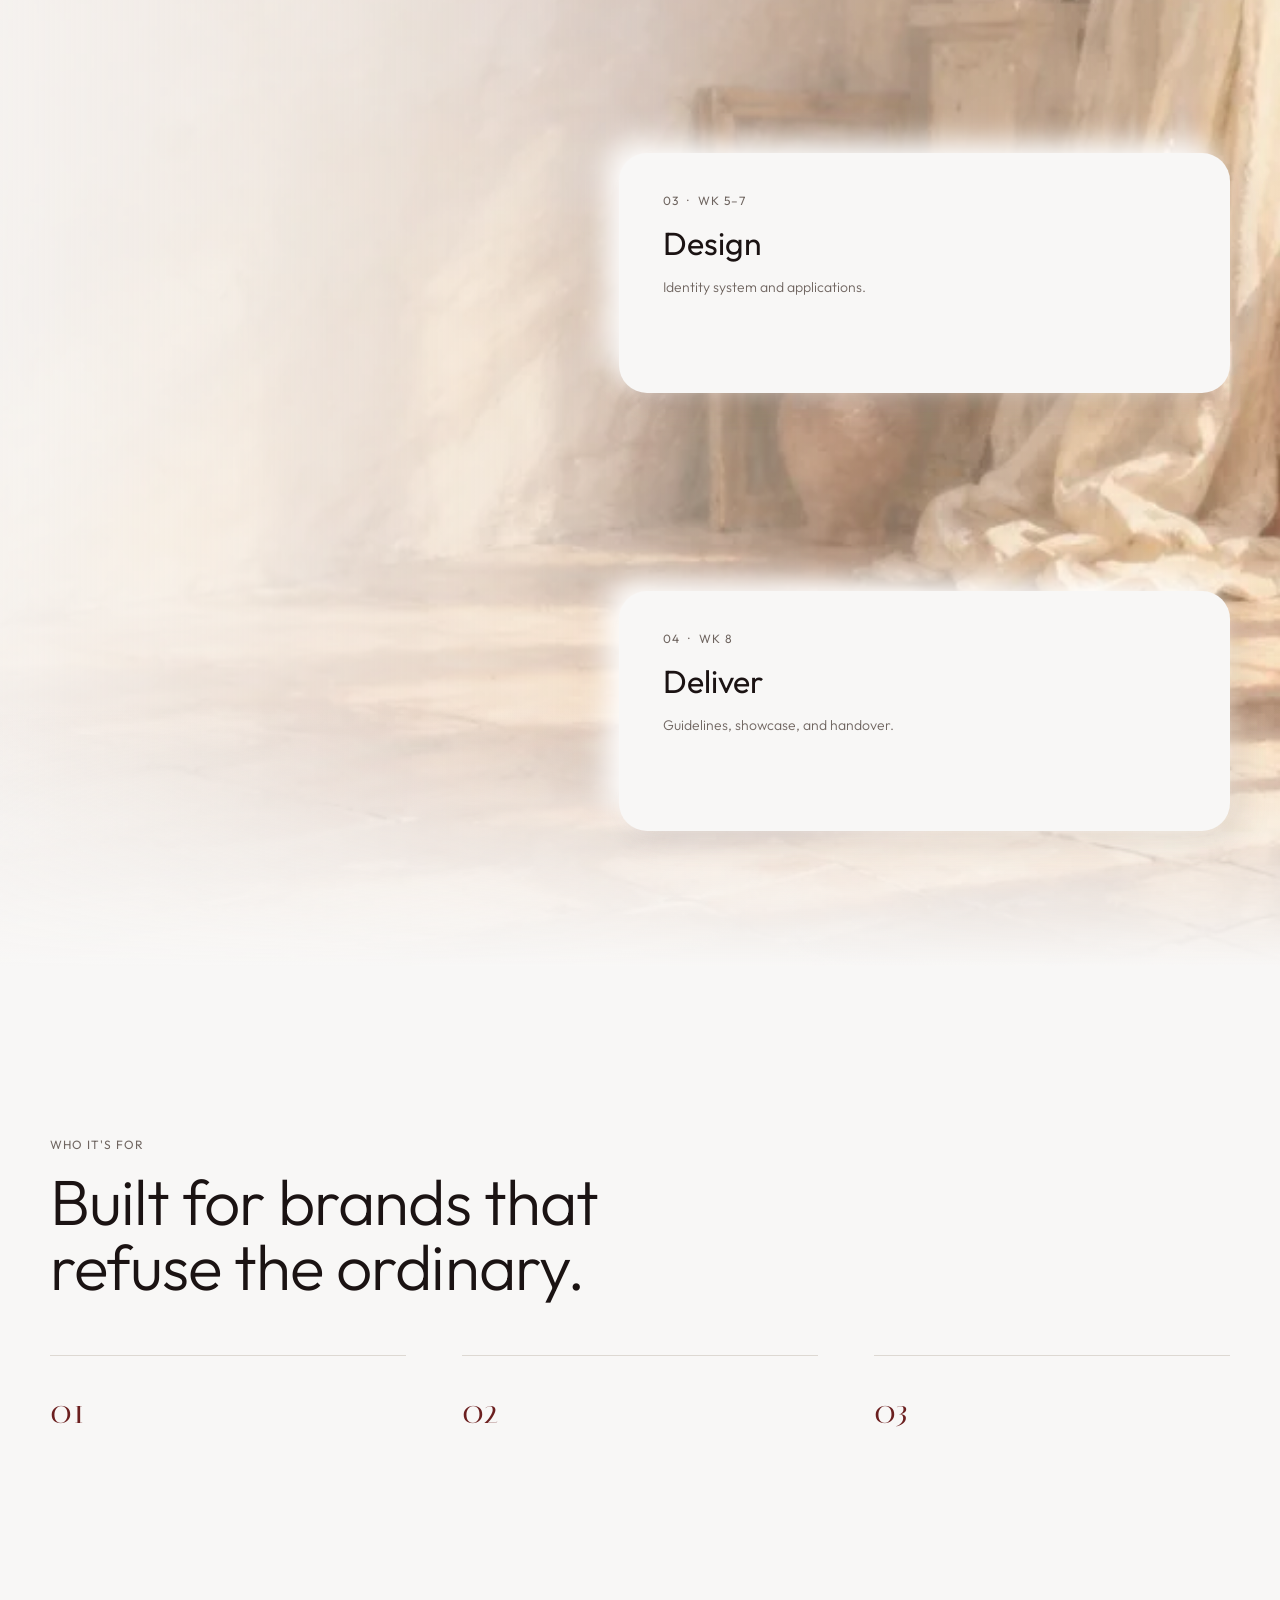
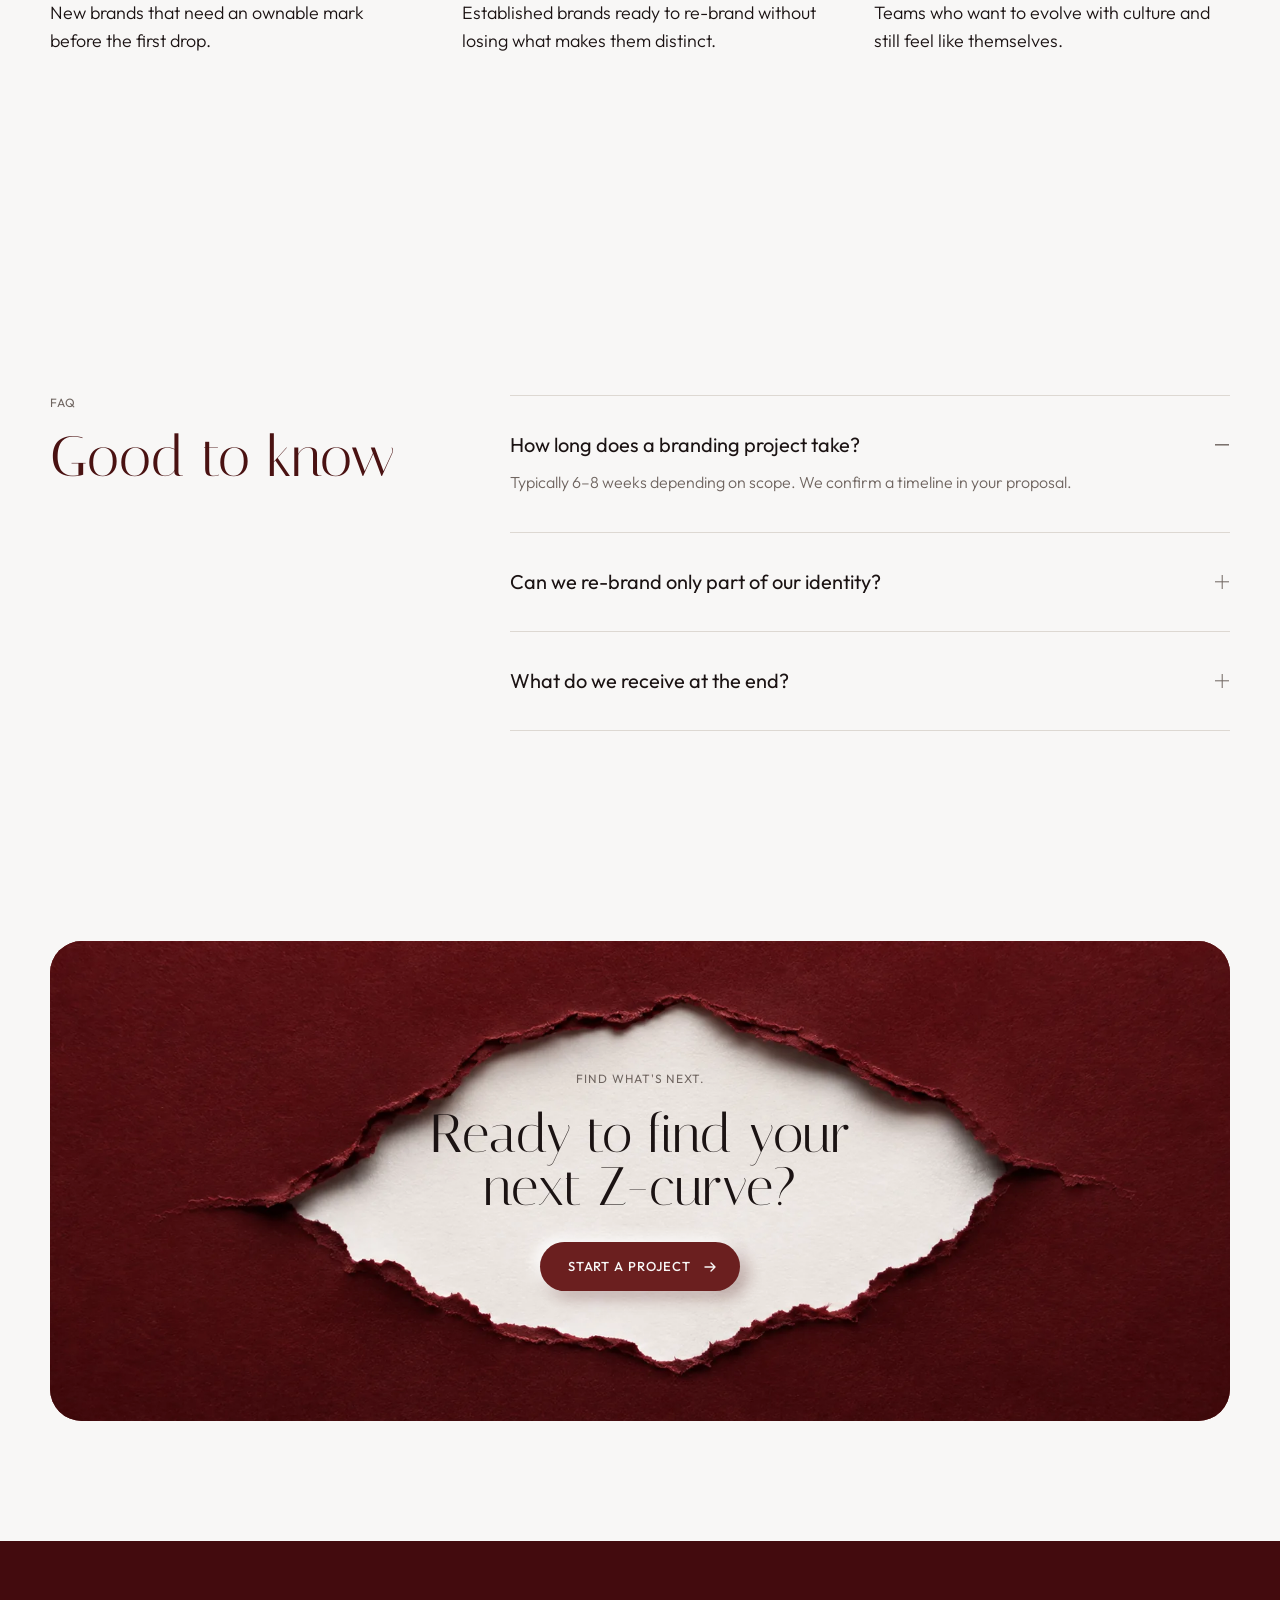
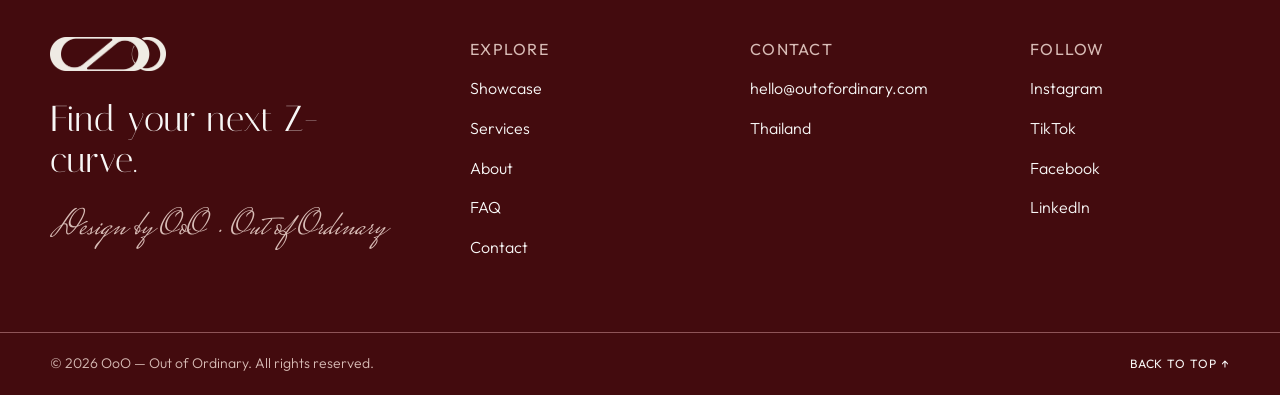
<file: package-branding.html>
<!doctype html>
<html lang="en">
<head>
  <meta charset="utf-8">
  <meta name="viewport" content="width=device-width, initial-scale=1">
  <title>Branding / Re-Brand Package — OoO · Out of Ordinary</title>
  <meta name="description" content="Branding / Re-Brand by OoO — Out of Ordinary: rediscover the essence of your brand and translate it into a distinctive visual world.">
  <link rel="icon" type="image/png" href="assets/img/favicon.png">
  <link rel="preconnect" href="https://fonts.googleapis.com">
  <link rel="preconnect" href="https://fonts.gstatic.com" crossorigin>
  <link href="https://fonts.googleapis.com/css2?family=IBM+Plex+Sans+Thai:wght@300;400&family=Italiana&family=Mrs+Saint+Delafield&family=Outfit:wght@300;400;500&display=swap" rel="stylesheet">
  <link rel="stylesheet" href="assets/css/style.css">
  <link rel="stylesheet" href="assets/css/package.css">
</head>
<body id="top" class="pkg pkg--branding">

  <!-- NAV -->
  <header class="nav">
    <div class="container nav__inner">
      <a class="nav__logo" href="index.html" aria-label="OoO — Out of Ordinary, home">
        <img class="logo-dark" src="assets/img/logo-mark.png" alt="OoO" width="116" height="34">
        <img class="logo-light" src="assets/img/logo-mark-light.png" alt="" width="116" height="34">
      </a>
      <nav class="nav__links" aria-label="Main">
        <a href="showcase.html">Showcase</a>
        <a href="services.html">Services</a>
        <div class="nav__item">
          <a href="services.html#packages" aria-current="page">Packages <span class="nav__caret" aria-hidden="true"></span></a>
          <div class="nav__menu" aria-label="Packages">
            <a href="package-branding.html">Branding / Re-Brand</a>
            <a href="package-strategy.html">Strategy Planner</a>
            <a href="package-business-development.html">Business Development</a>
          </div>
        </div>
        <a href="about.html">About</a>
        <a href="faq.html">FAQ</a>
        <a href="contact.html">Contact</a>
      </nav>
      <a class="btn btn--primary nav__cta" href="contact.html">Start a project
        <svg viewBox="0 0 16 16" fill="none" aria-hidden="true"><path d="M3 8H13M9 12L13 8L9 4" stroke="currentColor" stroke-width="1.4" stroke-linecap="round" stroke-linejoin="round"/></svg>
      </a>
      <button class="nav__toggle" type="button" aria-label="Menu" aria-expanded="false" aria-controls="mobile-menu"><span></span></button>
    </div>
  </header>
  <div class="mobile-menu" id="mobile-menu">
    <a class="mobile-menu__link" href="showcase.html">Showcase</a>
    <a class="mobile-menu__link" href="services.html">Services</a>
    <a class="mobile-menu__link" href="services.html#packages">Packages</a>
    <div class="mobile-menu__sub">
      <a href="package-branding.html">Branding / Re-Brand</a>
      <a href="package-strategy.html">Strategy Planner</a>
      <a href="package-business-development.html">Business Development</a>
    </div>
    <a class="mobile-menu__link" href="about.html">About</a>
    <a class="mobile-menu__link" href="faq.html">FAQ</a>
    <a class="mobile-menu__link" href="contact.html">Contact</a>
    <a class="btn btn--primary" href="contact.html">Start a project
      <svg viewBox="0 0 16 16" fill="none" aria-hidden="true"><path d="M3 8H13M9 12L13 8L9 4" stroke="currentColor" stroke-width="1.4" stroke-linecap="round" stroke-linejoin="round"/></svg>
    </a>
  </div>

  <main>
    <!-- HERO -->
    <section class="section pkg-hero">
      <img class="pkg-hero__bg" data-reveal="zoom" src="assets/img/packages/branding-painting.webp" alt="" width="1536" height="864">
      <div class="pkg-hero__veil" aria-hidden="true"></div>
      <img class="pkg-hero__kv" data-reveal="fade" style="--d:.25s" src="assets/img/packages/branding-kv.webp" alt="A young painter at his easel in a sunlit studio" width="1400" height="1867">
      <div class="pkg-hero__fade" aria-hidden="true"></div>
      <div class="container pkg-hero__content">
        <nav class="label label--muted pkg-crumbs" aria-label="Breadcrumb" data-reveal="fade">
          <a href="services.html">Services</a><span aria-hidden="true">/</span><a href="services.html#packages">Packages</a><span aria-hidden="true">/</span><span aria-current="page">Branding / Re-Brand</span>
        </nav>
        <p class="label pkg-hero__kicker" data-reveal="fade" style="--d:.1s">Package 01 — Visual Package</p>
        <h1 class="serif pkg-hero__title wine stagger" style="--d:.15s">Branding<br>Re-Brand</h1>
        <p class="body-l muted pkg-hero__lede" data-reveal="up" style="--d:.45s">We rediscover the essence of your brand, refine what matters, and translate it into a distinctive visual world that feels relevant, memorable, and ready for its next chapter.</p>
        <ul class="pkg-tags" data-reveal="up" style="--d:.55s" aria-label="Focus"><li class="label">Brand identity</li><li class="label">Visual system</li><li class="label">Guidelines</li></ul>
        <div class="pkg-hero__buttons" data-reveal="up" style="--d:.65s">
            <a class="btn btn--primary" href="contact.html">Request a quote
              <svg viewBox="0 0 16 16" fill="none" aria-hidden="true"><path d="M3 8H13M9 12L13 8L9 4" stroke="currentColor" stroke-width="1.4" stroke-linecap="round" stroke-linejoin="round"/></svg>
            </a>
            <a class="btn" href="services.html#packages">All packages
              <svg viewBox="0 0 16 16" fill="none" aria-hidden="true"><path d="M3 8H13M9 12L13 8L9 4" stroke="currentColor" stroke-width="1.4" stroke-linecap="round" stroke-linejoin="round"/></svg>
            </a>
        </div>
        <p class="body-s muted pkg-hero__note" data-reveal="fade" style="--d:.8s">Pricing is scoped to your brand — request a quote and we'll come back with a clear proposal.</p>
      </div>
    </section>

    <!-- WHAT'S INCLUDED -->
    <section class="section pkg-incl">
      <div class="container">
        <div class="pkg-head" data-reveal="up">
          <div>
            <p class="label label--muted">What's included</p>
            <h2 class="serif-xl">What's<br>included</h2>
          </div>
          <p class="body-l muted pkg-head__lede">A complete visual identity — from the idea behind it to every mark, color, and pattern that carries it.</p>
        </div>
        <div class="pkg-incl__items">
          <div class="pkg-slab" data-reveal="scale">
            <img class="pkg-slab__obj" src="assets/img/packages/branding-slab.webp" alt="A gold OoO zip puller" width="1240" height="451" loading="lazy">
            <span class="pkg-num pkg-slab__num">01</span>
            <div class="pkg-slab__body">
              <h3 class="pkg-slab__title">Brand discovery workshop</h3>
              <p class="body-m muted">Understand your core, audience, and ambition before a single line is drawn.</p>
            </div>
          </div>
          <ul class="pkg-list">
            <li data-reveal="up" style="--d:0.00s">
              <span class="pkg-num">02</span>
              <div>
                <h3 class="h3">Positioning summary</h3>
                <p class="body-m muted">One clear statement of who you are and why it matters.</p>
              </div>
            </li>
            <li data-reveal="up" style="--d:0.07s">
              <span class="pkg-num">03</span>
              <div>
                <h3 class="h3">Logo suite</h3>
                <p class="body-m muted">Primary, secondary, and symbol marks in every colorway.</p>
              </div>
            </li>
            <li data-reveal="up" style="--d:0.14s">
              <span class="pkg-num">04</span>
              <div>
                <h3 class="h3">Color &amp; typography</h3>
                <p class="body-m muted">A palette and type system ready for every touchpoint.</p>
              </div>
            </li>
            <li data-reveal="up" style="--d:0.21s">
              <span class="pkg-num">05</span>
              <div>
                <h3 class="h3">Graphic language</h3>
                <p class="body-m muted">Patterns, textures, and imagery direction that make you ownable.</p>
              </div>
            </li>
            <li data-reveal="up" style="--d:0.28s">
              <span class="pkg-num">06</span>
              <div>
                <h3 class="h3">Brand guidelines</h3>
                <p class="body-m muted">A guide so the identity stays consistent as you grow.</p>
              </div>
            </li>
            <li data-reveal="up" style="--d:0.35s">
              <span class="pkg-num">07</span>
              <div>
                <h3 class="h3">Brand showcase</h3>
                <p class="body-m muted">A presentation that tells the story of the new identity.</p>
              </div>
            </li>
            <li data-reveal="up" style="--d:0.42s">
              <span class="pkg-num">08</span>
              <div>
                <h3 class="h3">Application mock-ups</h3>
                <p class="body-m muted">Social, packaging, or stationery examples in context.</p>
              </div>
            </li>
          </ul>
        </div>
      </div>
    </section>

    <!-- PROCESS -->
    <section class="section pkg-process">
      <img class="pkg-process__bg" data-reveal="zoom" src="assets/img/packages/branding-painting.webp" alt="" width="1536" height="864" loading="lazy">
      <div class="pkg-process__veil" aria-hidden="true"></div>
      <div class="pkg-process__fade pkg-process__fade--top" aria-hidden="true"></div>
      <div class="pkg-process__fade pkg-process__fade--bottom" aria-hidden="true"></div>
      <div class="container stack">
        <div class="pkg-title stack__head">
          <p class="label label--muted" data-reveal="fade">Process · indicative timeline</p>
          <h2 class="h1 stagger">From core to a<br>recognizable mark.</h2>
        </div>
        <ol class="pkg-steps stack__list">
          <li data-reveal="up" style="--d:0.00s">
            <p class="label label--muted">01  ·  Wk 1–2</p>
            <h3 class="h3">Discover</h3>
            <p class="body-s muted">Workshop, audit, and listening.</p>
          </li>
          <li data-reveal="up" style="--d:0.12s">
            <p class="label label--muted">02  ·  Wk 3–4</p>
            <h3 class="h3">Define</h3>
            <p class="body-s muted">Positioning and concept direction.</p>
          </li>
          <li data-reveal="up" style="--d:0.24s">
            <p class="label label--muted">03  ·  Wk 5–7</p>
            <h3 class="h3">Design</h3>
            <p class="body-s muted">Identity system and applications.</p>
          </li>
          <li data-reveal="up" style="--d:0.36s">
            <p class="label label--muted">04  ·  Wk 8</p>
            <h3 class="h3">Deliver</h3>
            <p class="body-s muted">Guidelines, showcase, and handover.</p>
          </li>
        </ol>
      </div>
    </section>

    <!-- WHO IT'S FOR -->
    <section class="section pkg-who">
      <div class="container">
        <div class="pkg-title">
          <p class="label label--muted" data-reveal="fade">Who it's for</p>
          <h2 class="h1 stagger">Built for brands that<br>refuse the ordinary.</h2>
        </div>
        <ul class="pkg-who__cards">
          <li class="pkg-who__card" data-reveal="up" style="--d:0.00s">
            <span class="pkg-num">01</span>
            <p class="body-l">New brands that need an ownable mark before the first drop.</p>
          </li>
          <li class="pkg-who__card" data-reveal="up" style="--d:0.12s">
            <span class="pkg-num">02</span>
            <p class="body-l">Established brands ready to re-brand without losing what makes them distinct.</p>
          </li>
          <li class="pkg-who__card" data-reveal="up" style="--d:0.24s">
            <span class="pkg-num">03</span>
            <p class="body-l">Teams who want to evolve with culture and still feel like themselves.</p>
          </li>
        </ul>
      </div>
    </section>

    <!-- FAQ -->
    <section class="section pkg-faq">
      <div class="container">
        <div class="pkg-faq__title" data-reveal="left">
          <p class="label label--muted">FAQ</p>
          <h2 class="serif-title">Good to know</h2>
        </div>
        <div class="faq" data-reveal="up" style="--d:.15s">
          <div class="faq__item is-open">
            <button class="faq__q" type="button" aria-expanded="true">How long does a branding project take?<span class="faq__icon" aria-hidden="true"></span></button>
            <div class="faq__a"><div><p class="body-m">Typically 6–8 weeks depending on scope. We confirm a timeline in your proposal.</p></div></div>
          </div>
          <div class="faq__item">
            <button class="faq__q" type="button" aria-expanded="false">Can we re-brand only part of our identity?<span class="faq__icon" aria-hidden="true"></span></button>
            <div class="faq__a"><div><p class="body-m">Yes. We can refresh selected elements — such as the logo, palette, or graphic language — and scope the proposal around what you need.</p></div></div>
          </div>
          <div class="faq__item">
            <button class="faq__q" type="button" aria-expanded="false">What do we receive at the end?<span class="faq__icon" aria-hidden="true"></span></button>
            <div class="faq__a"><div><p class="body-m">Your positioning summary, logo suite, color and typography system, graphic language, brand guidelines, brand showcase, and application mock-ups.</p></div></div>
          </div>
        </div>
      </div>
    </section>

    <!-- CTA — TORN PAPER -->
    <section class="section pkg-cta">
      <div class="container">
        <div class="pkg-cta__card" data-reveal="scale">
          <img class="pkg-cta__bg" src="assets/img/packages/torn-burgundy.webp" alt="" width="2172" height="724" loading="lazy">
          <p class="label label--muted">Find what's next.</p>
          <h2 class="pkg-cta__title">Ready to find your<br>next Z-curve?</h2>
          <a class="btn btn--primary" href="contact.html">Start a project
              <svg viewBox="0 0 16 16" fill="none" aria-hidden="true"><path d="M3 8H13M9 12L13 8L9 4" stroke="currentColor" stroke-width="1.4" stroke-linecap="round" stroke-linejoin="round"/></svg>
            </a>
        </div>
      </div>
    </section>
  </main>

  <!-- FOOTER -->
  <footer class="footer">
    <div class="container footer__top">
      <div class="footer__brand">
        <img src="assets/img/logo-mark-light.png" alt="OoO" width="116" height="34">
        <p class="serif-sm">Find your next Z-curve.</p>
        <p class="script rose">Design by OoO · Out of Ordinary</p>
      </div>
      <div class="footer__col">
        <p class="label label--rose">Explore</p>
        <a href="showcase.html">Showcase</a>
        <a href="services.html">Services</a>
        <a href="about.html">About</a>
        <a href="faq.html">FAQ</a>
        <a href="contact.html">Contact</a>
      </div>
      <div class="footer__col">
        <p class="label label--rose">Contact</p>
        <a href="mailto:hello@outofordinary.com">hello@outofordinary.com</a>
        <p>Thailand</p>
      </div>
      <div class="footer__col">
        <p class="label label--rose">Follow</p>
        <a href="#" rel="noopener">Instagram</a>
        <a href="#" rel="noopener">TikTok</a>
        <a href="#" rel="noopener">Facebook</a>
        <a href="#" rel="noopener">LinkedIn</a>
      </div>
    </div>
    <div class="footer__bar">
      <div class="container">
        <p>© <span data-year>2026</span> OoO — Out of Ordinary. All rights reserved.</p>
        <a class="label" href="#top">Back to top ↑</a>
      </div>
    </div>
  </footer>

  <script src="assets/js/main.js" defer></script>
</body>
</html>
</file>
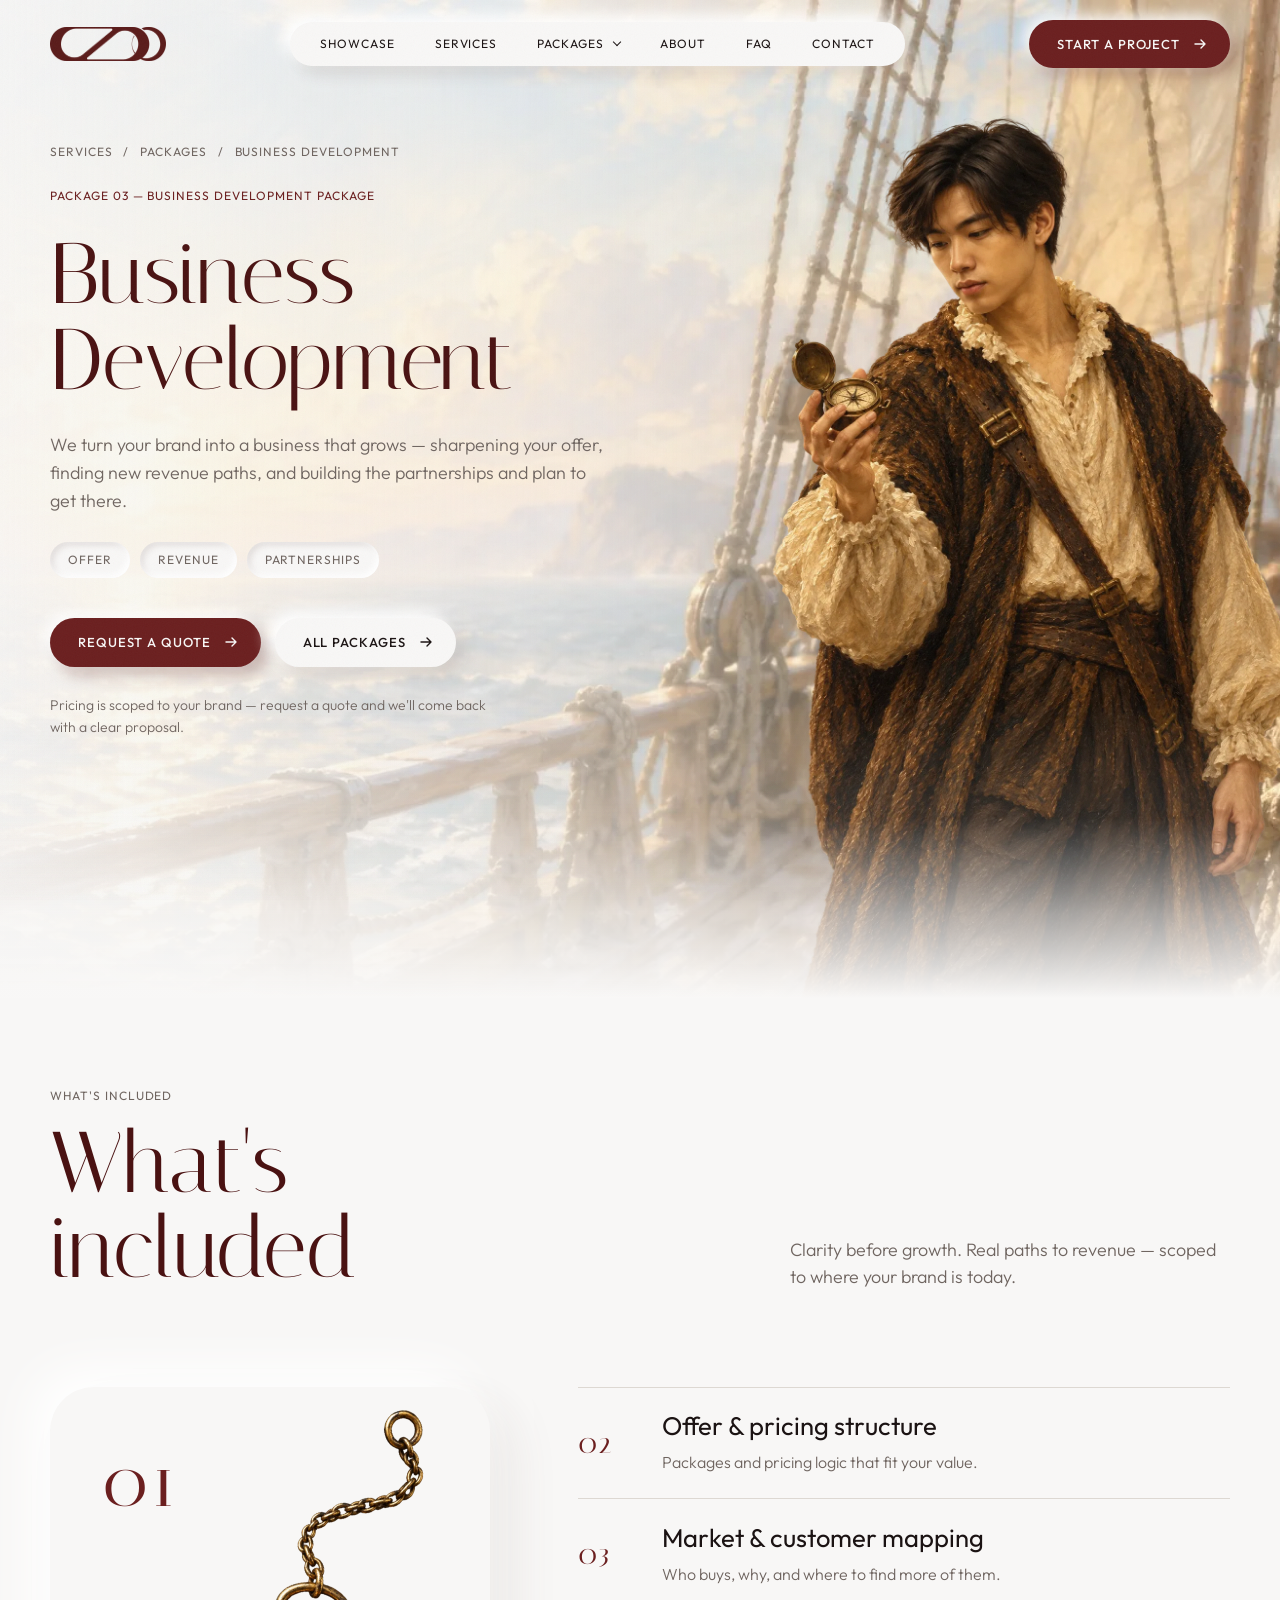
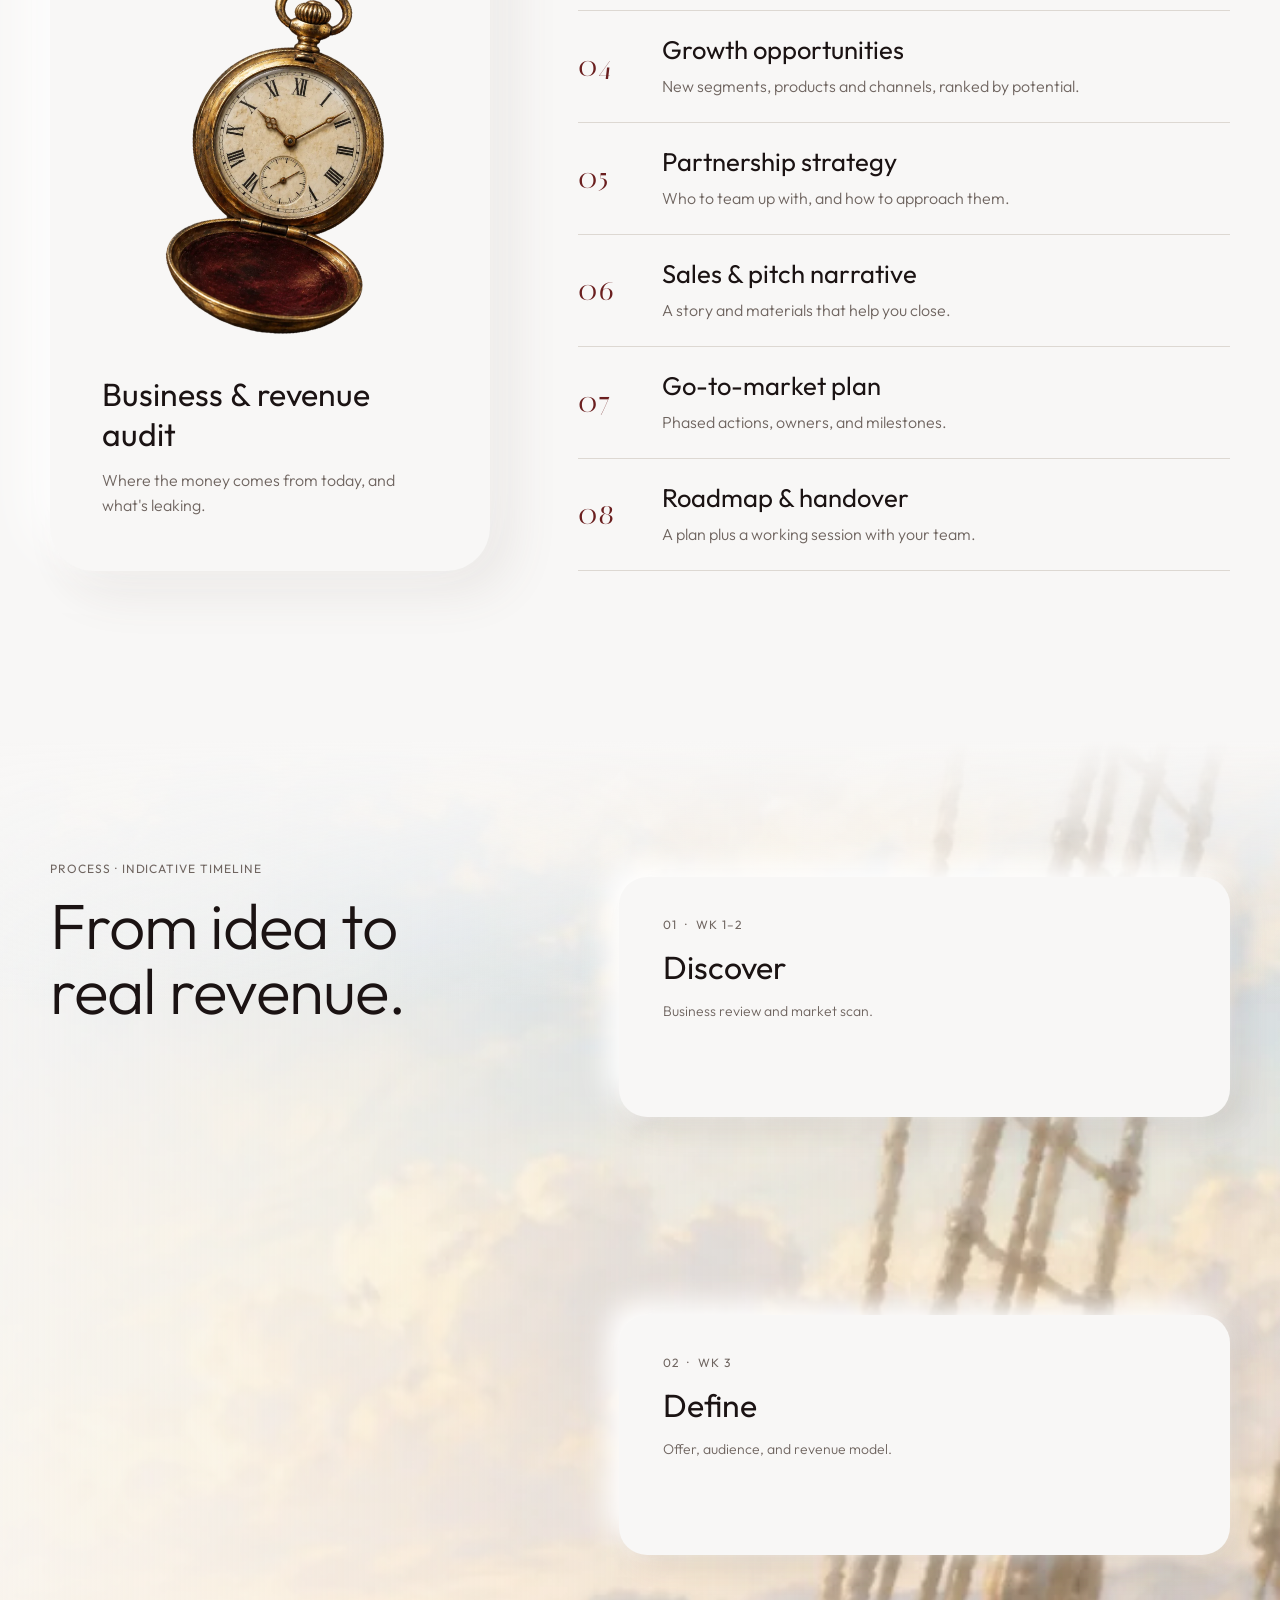
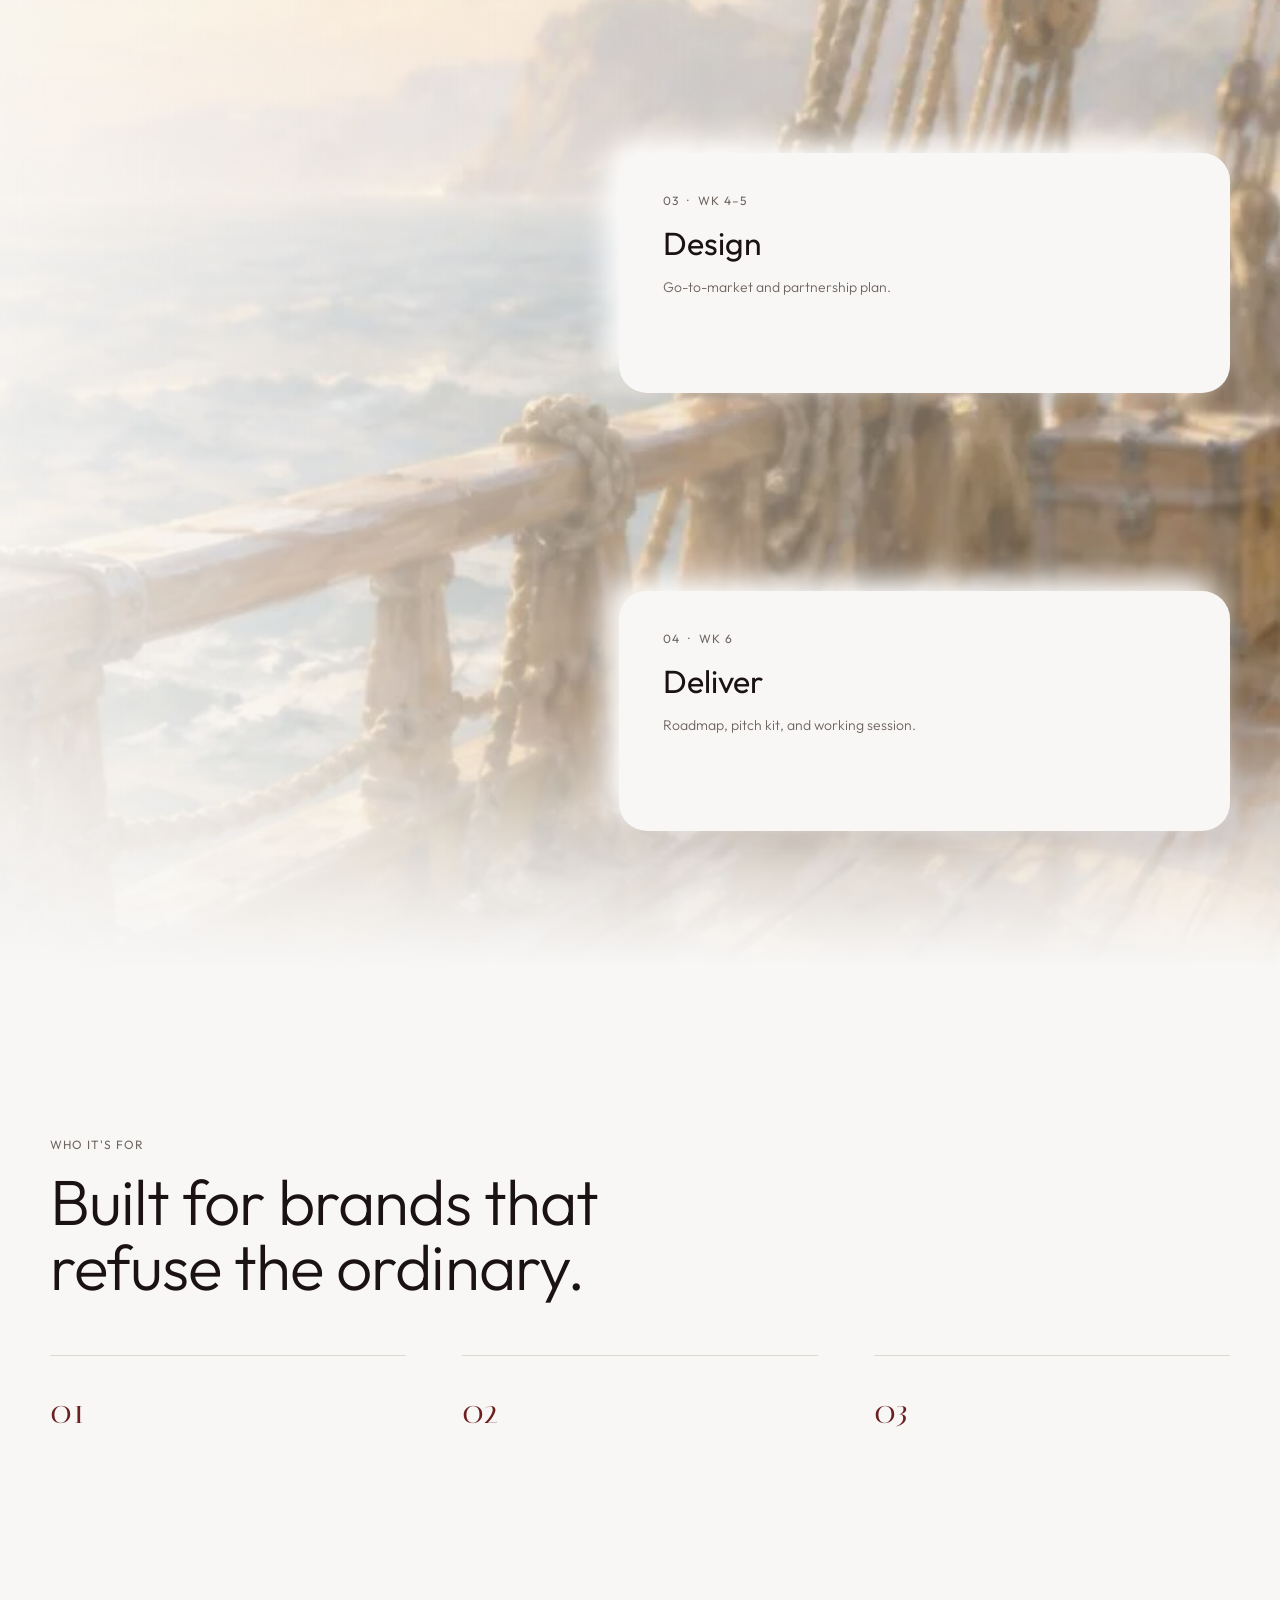
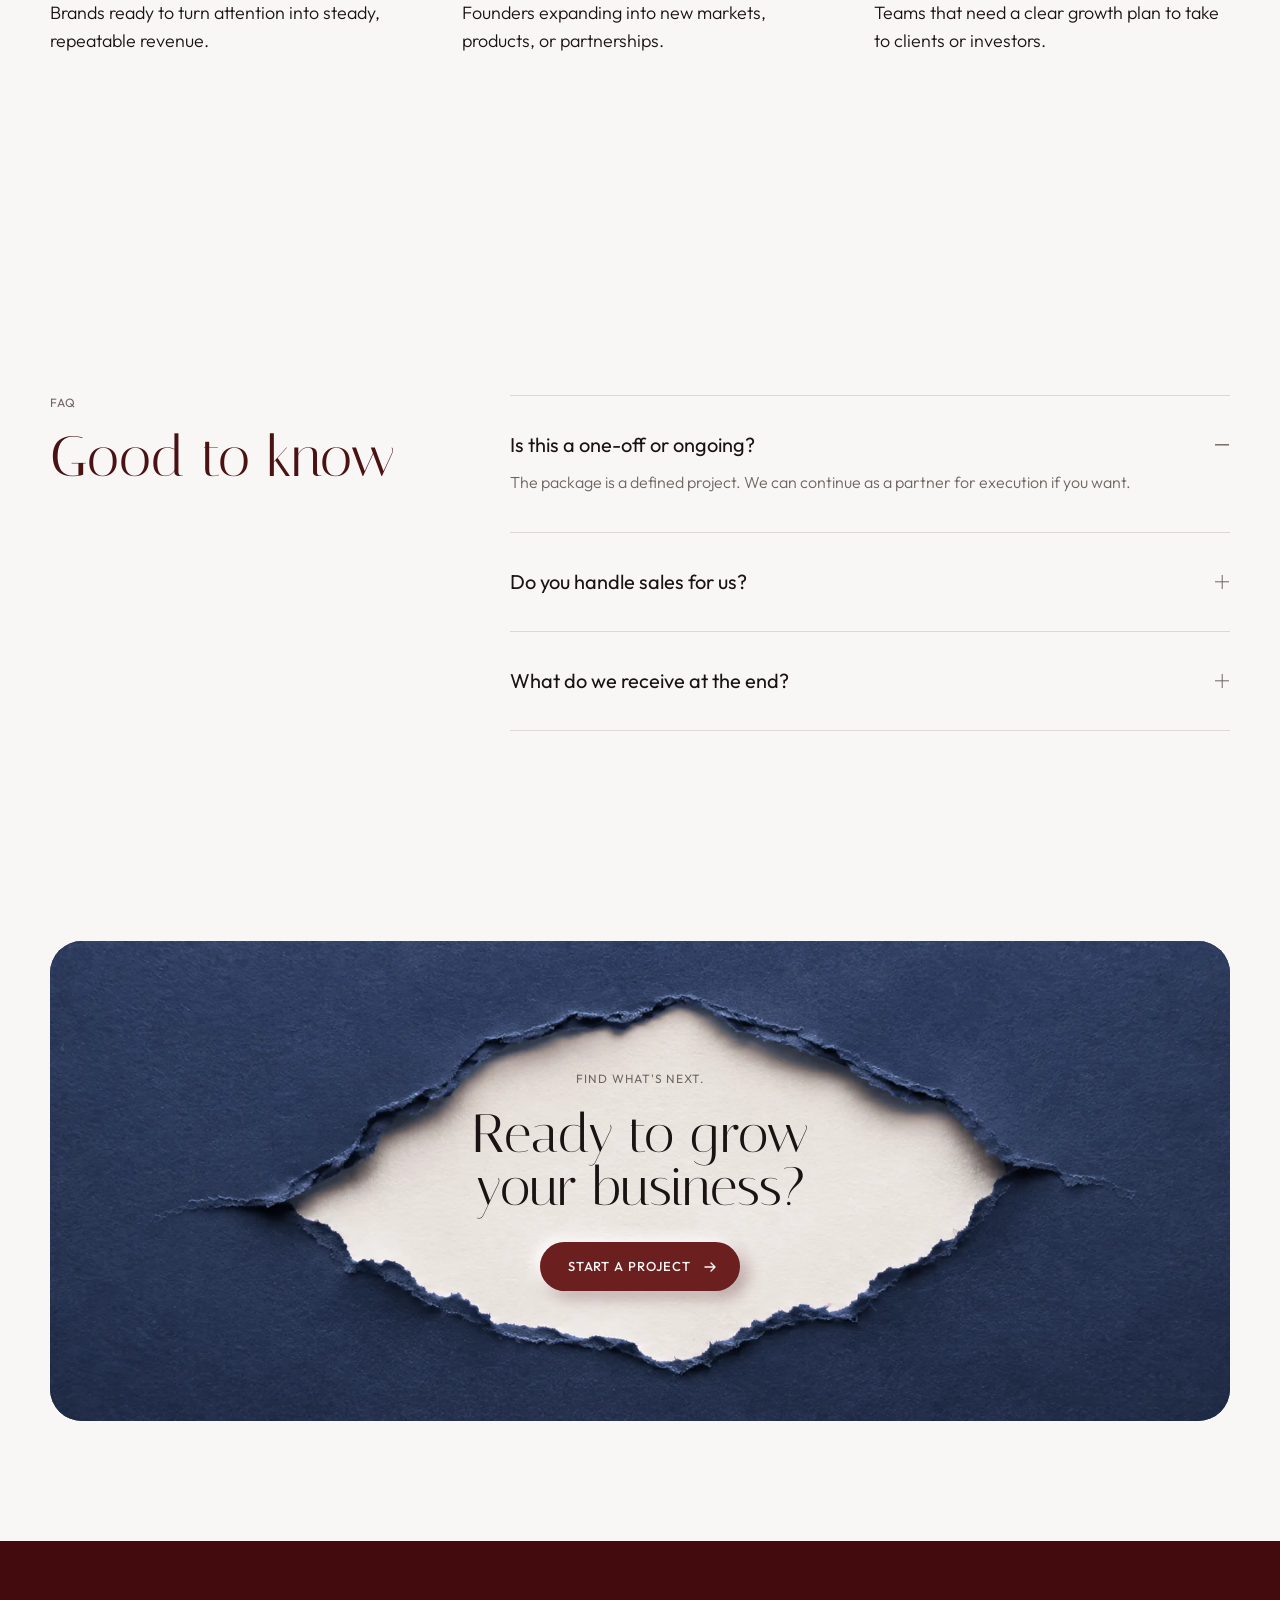
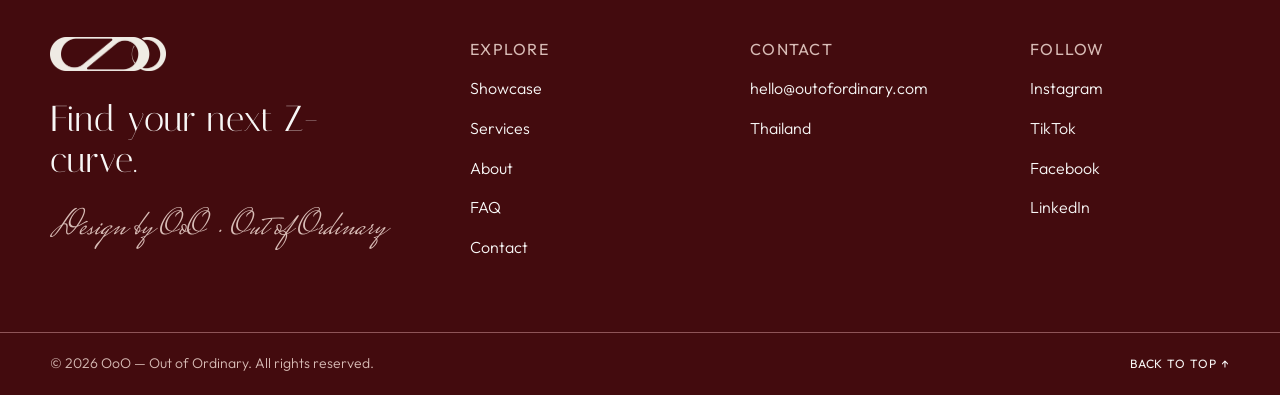
<file: package-business-development.html>
<!doctype html>
<html lang="en">
<head>
  <meta charset="utf-8">
  <meta name="viewport" content="width=device-width, initial-scale=1">
  <title>Business Development Package — OoO · Out of Ordinary</title>
  <meta name="description" content="Business Development by OoO — Out of Ordinary: sharpen your offer, find new revenue paths, and build the partnerships and plan to get there.">
  <link rel="icon" type="image/png" href="assets/img/favicon.png">
  <link rel="preconnect" href="https://fonts.googleapis.com">
  <link rel="preconnect" href="https://fonts.gstatic.com" crossorigin>
  <link href="https://fonts.googleapis.com/css2?family=IBM+Plex+Sans+Thai:wght@300;400&family=Italiana&family=Mrs+Saint+Delafield&family=Outfit:wght@300;400;500&display=swap" rel="stylesheet">
  <link rel="stylesheet" href="assets/css/style.css">
  <link rel="stylesheet" href="assets/css/package.css">
</head>
<body id="top" class="pkg pkg--business">

  <!-- NAV -->
  <header class="nav">
    <div class="container nav__inner">
      <a class="nav__logo" href="index.html" aria-label="OoO — Out of Ordinary, home">
        <img class="logo-dark" src="assets/img/logo-mark.png" alt="OoO" width="116" height="34">
        <img class="logo-light" src="assets/img/logo-mark-light.png" alt="" width="116" height="34">
      </a>
      <nav class="nav__links" aria-label="Main">
        <a href="showcase.html">Showcase</a>
        <a href="services.html">Services</a>
        <div class="nav__item">
          <a href="services.html#packages" aria-current="page">Packages <span class="nav__caret" aria-hidden="true"></span></a>
          <div class="nav__menu" aria-label="Packages">
            <a href="package-branding.html">Branding / Re-Brand</a>
            <a href="package-strategy.html">Strategy Planner</a>
            <a href="package-business-development.html">Business Development</a>
          </div>
        </div>
        <a href="about.html">About</a>
        <a href="faq.html">FAQ</a>
        <a href="contact.html">Contact</a>
      </nav>
      <a class="btn btn--primary nav__cta" href="contact.html">Start a project
        <svg viewBox="0 0 16 16" fill="none" aria-hidden="true"><path d="M3 8H13M9 12L13 8L9 4" stroke="currentColor" stroke-width="1.4" stroke-linecap="round" stroke-linejoin="round"/></svg>
      </a>
      <button class="nav__toggle" type="button" aria-label="Menu" aria-expanded="false" aria-controls="mobile-menu"><span></span></button>
    </div>
  </header>
  <div class="mobile-menu" id="mobile-menu">
    <a class="mobile-menu__link" href="showcase.html">Showcase</a>
    <a class="mobile-menu__link" href="services.html">Services</a>
    <a class="mobile-menu__link" href="services.html#packages">Packages</a>
    <div class="mobile-menu__sub">
      <a href="package-branding.html">Branding / Re-Brand</a>
      <a href="package-strategy.html">Strategy Planner</a>
      <a href="package-business-development.html">Business Development</a>
    </div>
    <a class="mobile-menu__link" href="about.html">About</a>
    <a class="mobile-menu__link" href="faq.html">FAQ</a>
    <a class="mobile-menu__link" href="contact.html">Contact</a>
    <a class="btn btn--primary" href="contact.html">Start a project
      <svg viewBox="0 0 16 16" fill="none" aria-hidden="true"><path d="M3 8H13M9 12L13 8L9 4" stroke="currentColor" stroke-width="1.4" stroke-linecap="round" stroke-linejoin="round"/></svg>
    </a>
  </div>

  <main>
    <!-- HERO -->
    <section class="section pkg-hero">
      <img class="pkg-hero__bg" data-reveal="zoom" src="assets/img/packages/business-painting.webp" alt="" width="1536" height="864">
      <div class="pkg-hero__veil" aria-hidden="true"></div>
      <img class="pkg-hero__kv" data-reveal="fade" style="--d:.25s" src="assets/img/packages/business-kv.webp" alt="A young navigator with a compass aboard a tall ship" width="1400" height="1867">
      <div class="pkg-hero__fade" aria-hidden="true"></div>
      <div class="container pkg-hero__content">
        <nav class="label label--muted pkg-crumbs" aria-label="Breadcrumb" data-reveal="fade">
          <a href="services.html">Services</a><span aria-hidden="true">/</span><a href="services.html#packages">Packages</a><span aria-hidden="true">/</span><span aria-current="page">Business Development</span>
        </nav>
        <p class="label pkg-hero__kicker" data-reveal="fade" style="--d:.1s">Package 03 — Business Development Package</p>
        <h1 class="serif pkg-hero__title wine stagger" style="--d:.15s">Business<br>Development</h1>
        <p class="body-l muted pkg-hero__lede" data-reveal="up" style="--d:.45s">We turn your brand into a business that grows — sharpening your offer, finding new revenue paths, and building the partnerships and plan to get there.</p>
        <ul class="pkg-tags" data-reveal="up" style="--d:.55s" aria-label="Focus"><li class="label">Offer</li><li class="label">Revenue</li><li class="label">Partnerships</li></ul>
        <div class="pkg-hero__buttons" data-reveal="up" style="--d:.65s">
            <a class="btn btn--primary" href="contact.html">Request a quote
              <svg viewBox="0 0 16 16" fill="none" aria-hidden="true"><path d="M3 8H13M9 12L13 8L9 4" stroke="currentColor" stroke-width="1.4" stroke-linecap="round" stroke-linejoin="round"/></svg>
            </a>
            <a class="btn" href="services.html#packages">All packages
              <svg viewBox="0 0 16 16" fill="none" aria-hidden="true"><path d="M3 8H13M9 12L13 8L9 4" stroke="currentColor" stroke-width="1.4" stroke-linecap="round" stroke-linejoin="round"/></svg>
            </a>
        </div>
        <p class="body-s muted pkg-hero__note" data-reveal="fade" style="--d:.8s">Pricing is scoped to your brand — request a quote and we'll come back with a clear proposal.</p>
      </div>
    </section>

    <!-- WHAT'S INCLUDED -->
    <section class="section pkg-incl">
      <div class="container">
        <div class="pkg-head" data-reveal="up">
          <div>
            <p class="label label--muted">What's included</p>
            <h2 class="serif-xl">What's<br>included</h2>
          </div>
          <p class="body-l muted pkg-head__lede">Clarity before growth. Real paths to revenue — scoped to where your brand is today.</p>
        </div>
        <div class="pkg-incl__items">
          <div class="pkg-slab" data-reveal="scale">
            <img class="pkg-slab__obj" src="assets/img/packages/business-slab.webp" alt="An antique gold pocket watch on a chain" width="768" height="1792" loading="lazy">
            <span class="pkg-num pkg-slab__num">01</span>
            <div class="pkg-slab__body">
              <h3 class="pkg-slab__title">Business &amp; revenue audit</h3>
              <p class="body-m muted">Where the money comes from today, and what&#x27;s leaking.</p>
            </div>
          </div>
          <ul class="pkg-list">
            <li data-reveal="up" style="--d:0.00s">
              <span class="pkg-num">02</span>
              <div>
                <h3 class="h3">Offer &amp; pricing structure</h3>
                <p class="body-m muted">Packages and pricing logic that fit your value.</p>
              </div>
            </li>
            <li data-reveal="up" style="--d:0.07s">
              <span class="pkg-num">03</span>
              <div>
                <h3 class="h3">Market &amp; customer mapping</h3>
                <p class="body-m muted">Who buys, why, and where to find more of them.</p>
              </div>
            </li>
            <li data-reveal="up" style="--d:0.14s">
              <span class="pkg-num">04</span>
              <div>
                <h3 class="h3">Growth opportunities</h3>
                <p class="body-m muted">New segments, products and channels, ranked by potential.</p>
              </div>
            </li>
            <li data-reveal="up" style="--d:0.21s">
              <span class="pkg-num">05</span>
              <div>
                <h3 class="h3">Partnership strategy</h3>
                <p class="body-m muted">Who to team up with, and how to approach them.</p>
              </div>
            </li>
            <li data-reveal="up" style="--d:0.28s">
              <span class="pkg-num">06</span>
              <div>
                <h3 class="h3">Sales &amp; pitch narrative</h3>
                <p class="body-m muted">A story and materials that help you close.</p>
              </div>
            </li>
            <li data-reveal="up" style="--d:0.35s">
              <span class="pkg-num">07</span>
              <div>
                <h3 class="h3">Go-to-market plan</h3>
                <p class="body-m muted">Phased actions, owners, and milestones.</p>
              </div>
            </li>
            <li data-reveal="up" style="--d:0.42s">
              <span class="pkg-num">08</span>
              <div>
                <h3 class="h3">Roadmap &amp; handover</h3>
                <p class="body-m muted">A plan plus a working session with your team.</p>
              </div>
            </li>
          </ul>
        </div>
      </div>
    </section>

    <!-- PROCESS -->
    <section class="section pkg-process">
      <img class="pkg-process__bg" data-reveal="zoom" src="assets/img/packages/business-painting.webp" alt="" width="1536" height="864" loading="lazy">
      <div class="pkg-process__veil" aria-hidden="true"></div>
      <div class="pkg-process__fade pkg-process__fade--top" aria-hidden="true"></div>
      <div class="pkg-process__fade pkg-process__fade--bottom" aria-hidden="true"></div>
      <div class="container stack">
        <div class="pkg-title stack__head">
          <p class="label label--muted" data-reveal="fade">Process · indicative timeline</p>
          <h2 class="h1 stagger">From idea to<br>real revenue.</h2>
        </div>
        <ol class="pkg-steps stack__list">
          <li data-reveal="up" style="--d:0.00s">
            <p class="label label--muted">01  ·  Wk 1–2</p>
            <h3 class="h3">Discover</h3>
            <p class="body-s muted">Business review and market scan.</p>
          </li>
          <li data-reveal="up" style="--d:0.12s">
            <p class="label label--muted">02  ·  Wk 3</p>
            <h3 class="h3">Define</h3>
            <p class="body-s muted">Offer, audience, and revenue model.</p>
          </li>
          <li data-reveal="up" style="--d:0.24s">
            <p class="label label--muted">03  ·  Wk 4–5</p>
            <h3 class="h3">Design</h3>
            <p class="body-s muted">Go-to-market and partnership plan.</p>
          </li>
          <li data-reveal="up" style="--d:0.36s">
            <p class="label label--muted">04  ·  Wk 6</p>
            <h3 class="h3">Deliver</h3>
            <p class="body-s muted">Roadmap, pitch kit, and working session.</p>
          </li>
        </ol>
      </div>
    </section>

    <!-- WHO IT'S FOR -->
    <section class="section pkg-who">
      <div class="container">
        <div class="pkg-title">
          <p class="label label--muted" data-reveal="fade">Who it's for</p>
          <h2 class="h1 stagger">Built for brands that<br>refuse the ordinary.</h2>
        </div>
        <ul class="pkg-who__cards">
          <li class="pkg-who__card" data-reveal="up" style="--d:0.00s">
            <span class="pkg-num">01</span>
            <p class="body-l">Brands ready to turn attention into steady, repeatable revenue.</p>
          </li>
          <li class="pkg-who__card" data-reveal="up" style="--d:0.12s">
            <span class="pkg-num">02</span>
            <p class="body-l">Founders expanding into new markets, products, or partnerships.</p>
          </li>
          <li class="pkg-who__card" data-reveal="up" style="--d:0.24s">
            <span class="pkg-num">03</span>
            <p class="body-l">Teams that need a clear growth plan to take to clients or investors.</p>
          </li>
        </ul>
      </div>
    </section>

    <!-- FAQ -->
    <section class="section pkg-faq">
      <div class="container">
        <div class="pkg-faq__title" data-reveal="left">
          <p class="label label--muted">FAQ</p>
          <h2 class="serif-title">Good to know</h2>
        </div>
        <div class="faq" data-reveal="up" style="--d:.15s">
          <div class="faq__item is-open">
            <button class="faq__q" type="button" aria-expanded="true">Is this a one-off or ongoing?<span class="faq__icon" aria-hidden="true"></span></button>
            <div class="faq__a"><div><p class="body-m">The package is a defined project. We can continue as a partner for execution if you want.</p></div></div>
          </div>
          <div class="faq__item">
            <button class="faq__q" type="button" aria-expanded="false">Do you handle sales for us?<span class="faq__icon" aria-hidden="true"></span></button>
            <div class="faq__a"><div><p class="body-m">We build the offer, narrative, and plan with you, and coach your team to run it. Ongoing support can be scoped separately.</p></div></div>
          </div>
          <div class="faq__item">
            <button class="faq__q" type="button" aria-expanded="false">What do we receive at the end?<span class="faq__icon" aria-hidden="true"></span></button>
            <div class="faq__a"><div><p class="body-m">A business and revenue audit, offer and pricing structure, market map, partnership strategy, pitch narrative, and a go-to-market roadmap — plus a working session with your team.</p></div></div>
          </div>
        </div>
      </div>
    </section>

    <!-- CTA — TORN PAPER -->
    <section class="section pkg-cta">
      <div class="container">
        <div class="pkg-cta__card" data-reveal="scale">
          <img class="pkg-cta__bg" src="assets/img/packages/torn-navy.webp" alt="" width="2172" height="724" loading="lazy">
          <p class="label label--muted">Find what's next.</p>
          <h2 class="pkg-cta__title">Ready to grow<br>your business?</h2>
          <a class="btn btn--primary" href="contact.html">Start a project
              <svg viewBox="0 0 16 16" fill="none" aria-hidden="true"><path d="M3 8H13M9 12L13 8L9 4" stroke="currentColor" stroke-width="1.4" stroke-linecap="round" stroke-linejoin="round"/></svg>
            </a>
        </div>
      </div>
    </section>
  </main>

  <!-- FOOTER -->
  <footer class="footer">
    <div class="container footer__top">
      <div class="footer__brand">
        <img src="assets/img/logo-mark-light.png" alt="OoO" width="116" height="34">
        <p class="serif-sm">Find your next Z-curve.</p>
        <p class="script rose">Design by OoO · Out of Ordinary</p>
      </div>
      <div class="footer__col">
        <p class="label label--rose">Explore</p>
        <a href="showcase.html">Showcase</a>
        <a href="services.html">Services</a>
        <a href="about.html">About</a>
        <a href="faq.html">FAQ</a>
        <a href="contact.html">Contact</a>
      </div>
      <div class="footer__col">
        <p class="label label--rose">Contact</p>
        <a href="mailto:hello@outofordinary.com">hello@outofordinary.com</a>
        <p>Thailand</p>
      </div>
      <div class="footer__col">
        <p class="label label--rose">Follow</p>
        <a href="#" rel="noopener">Instagram</a>
        <a href="#" rel="noopener">TikTok</a>
        <a href="#" rel="noopener">Facebook</a>
        <a href="#" rel="noopener">LinkedIn</a>
      </div>
    </div>
    <div class="footer__bar">
      <div class="container">
        <p>© <span data-year>2026</span> OoO — Out of Ordinary. All rights reserved.</p>
        <a class="label" href="#top">Back to top ↑</a>
      </div>
    </div>
  </footer>

  <script src="assets/js/main.js" defer></script>
</body>
</html>
</file>
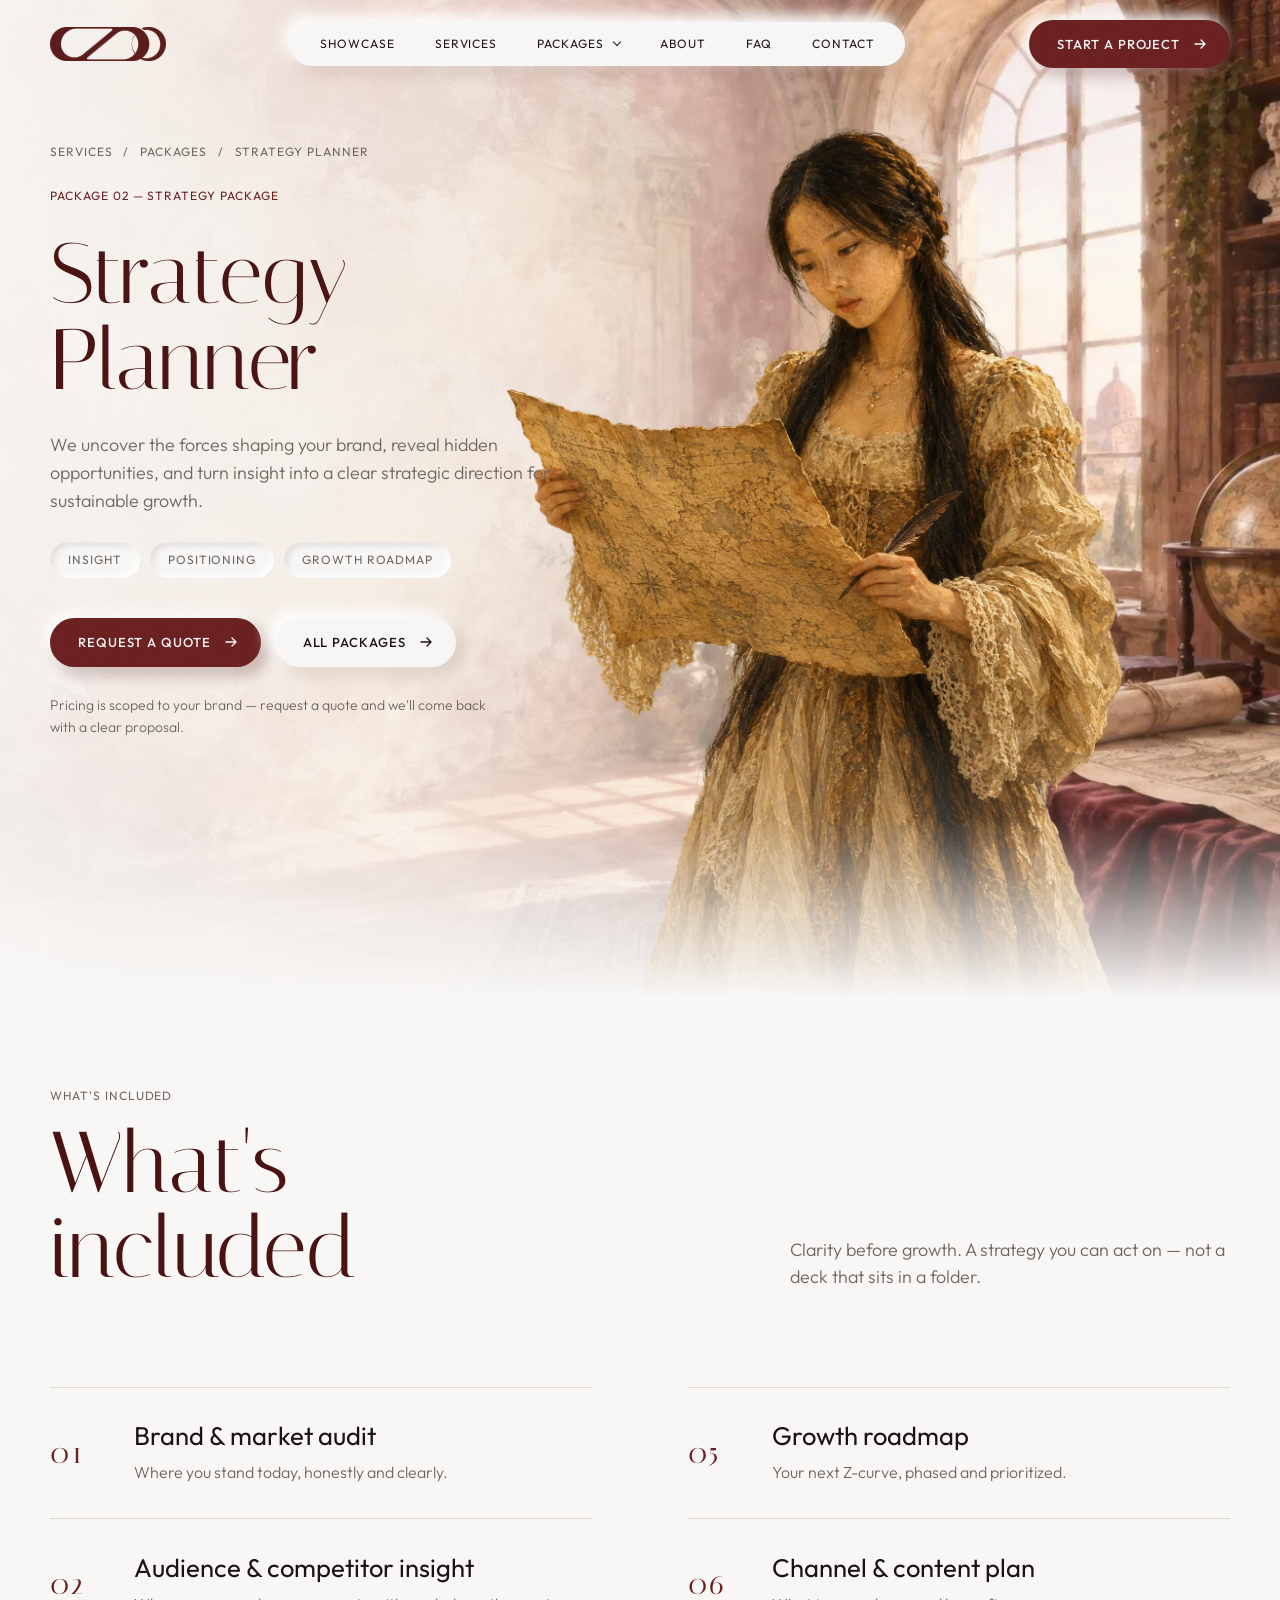
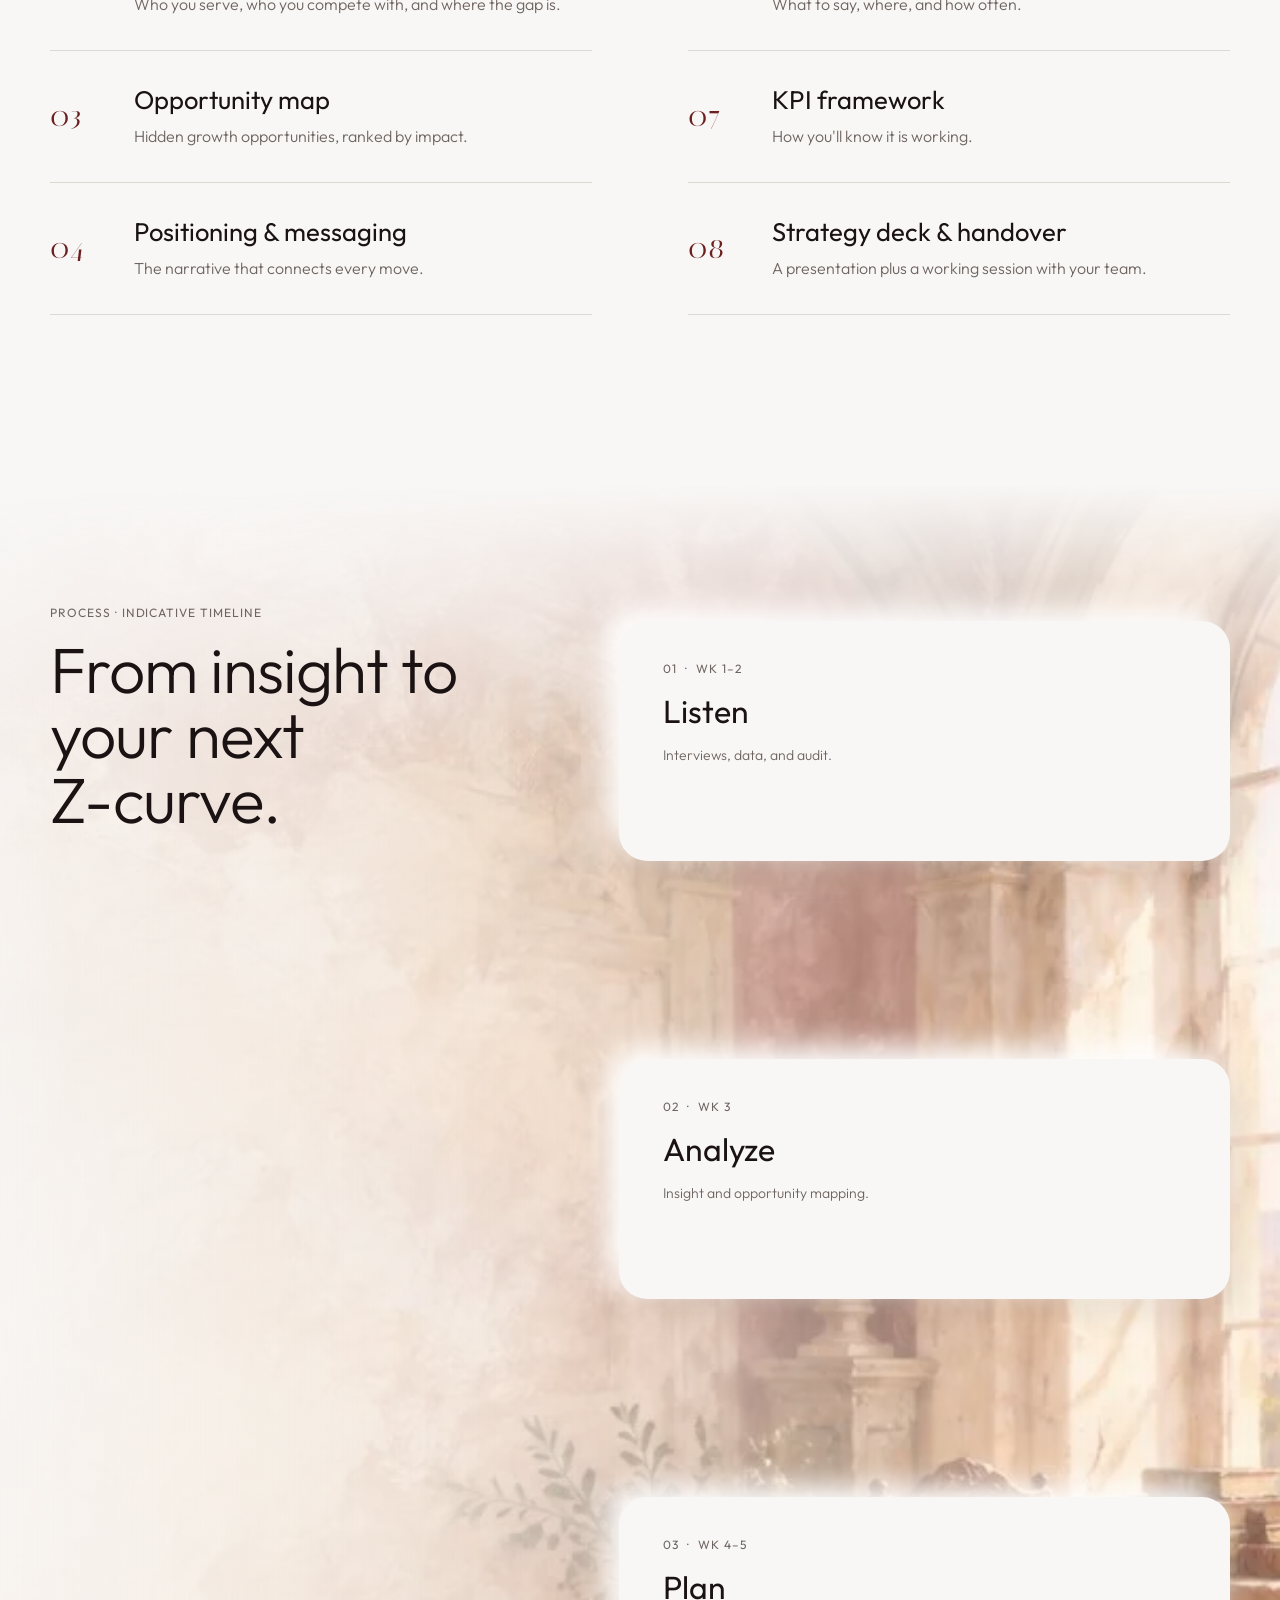
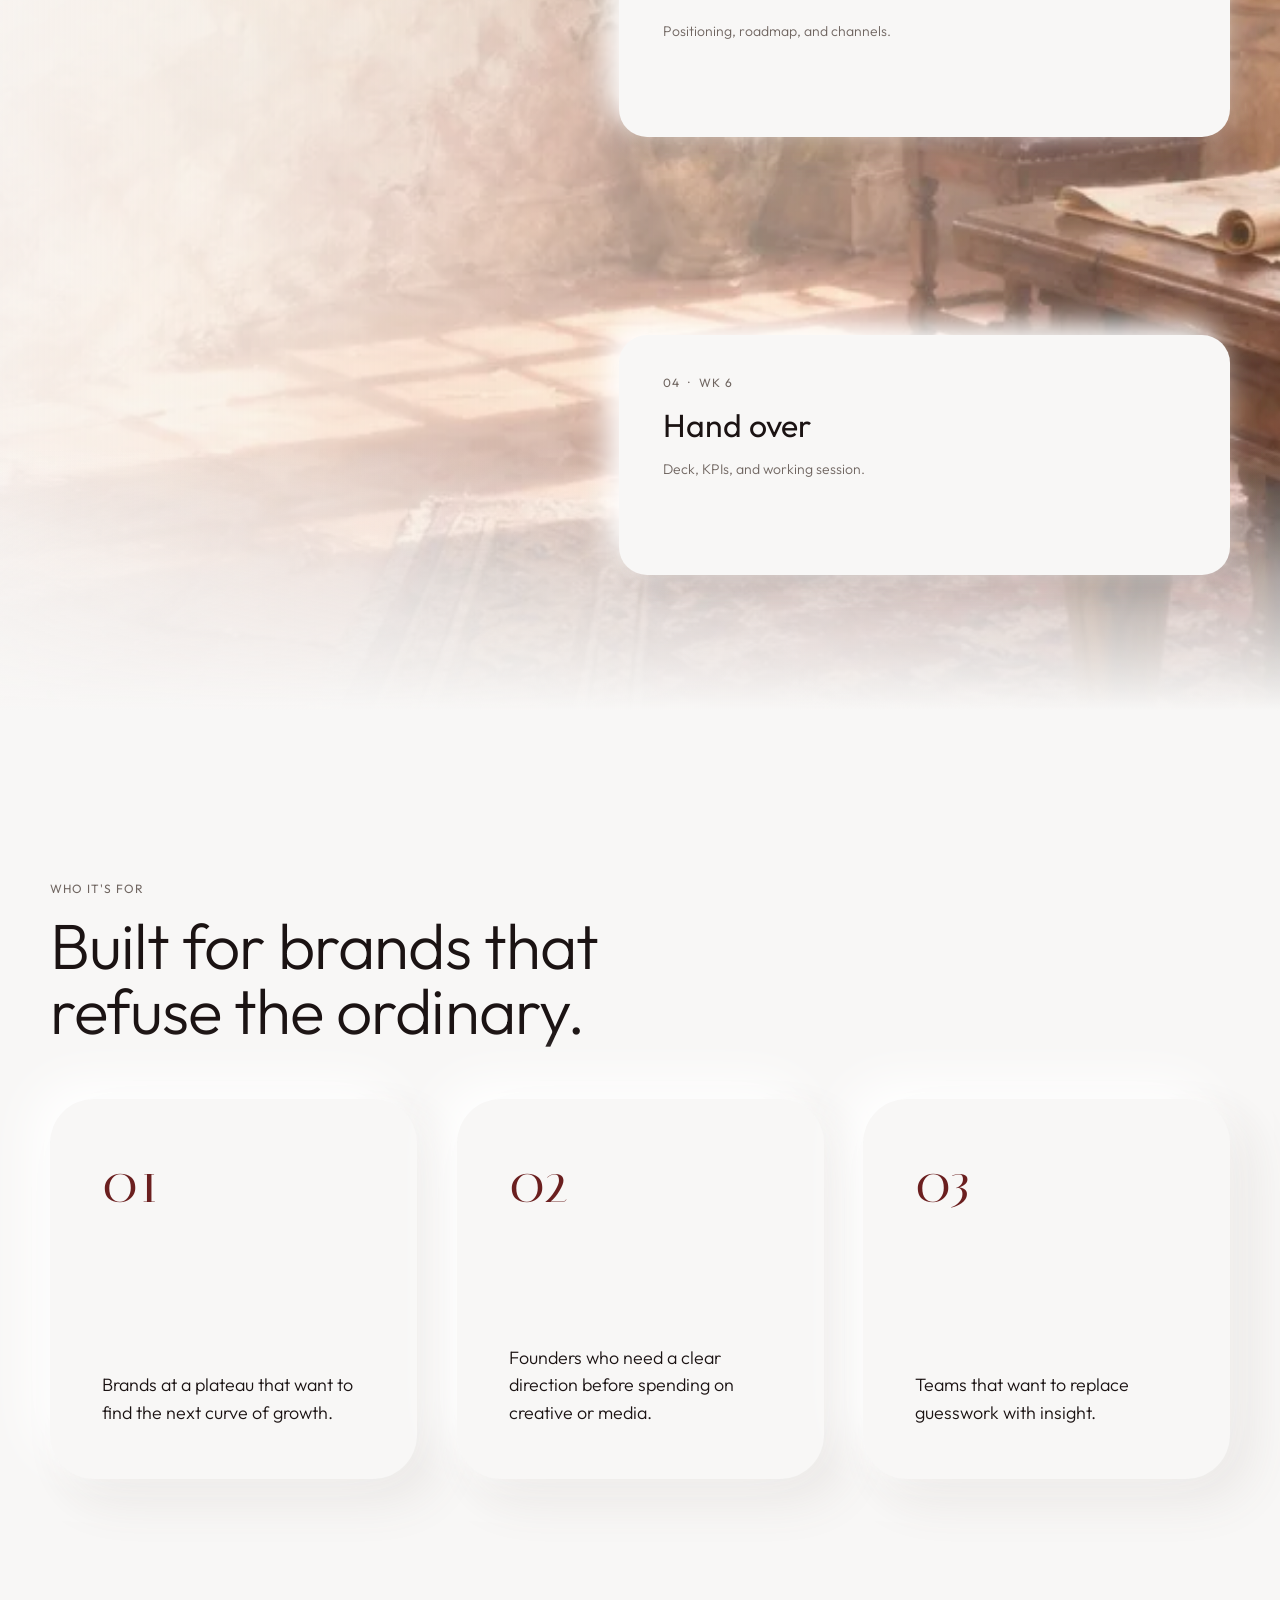
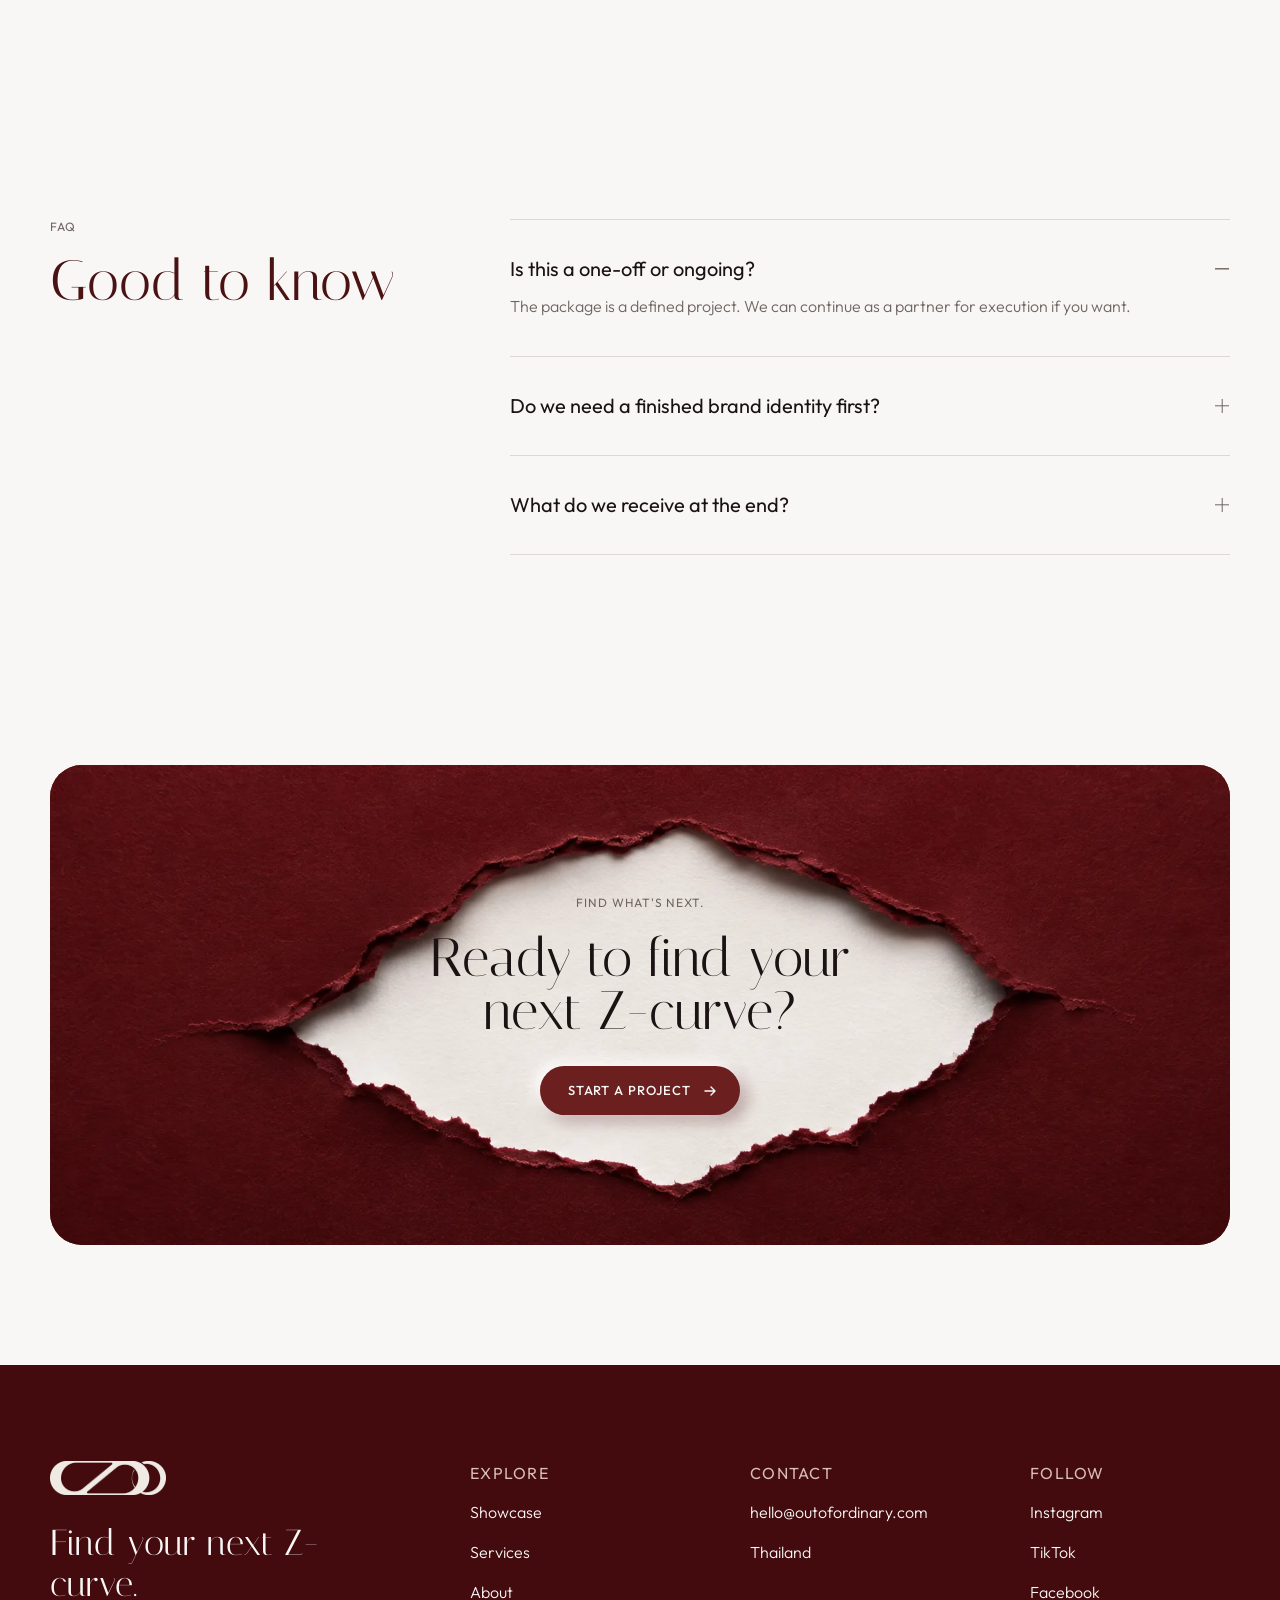
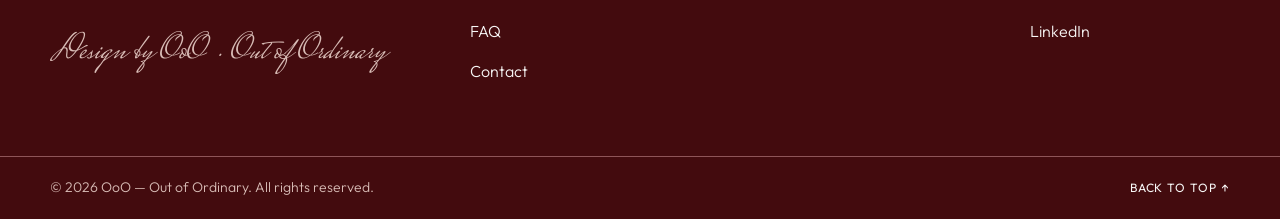
<file: package-strategy.html>
<!doctype html>
<html lang="en">
<head>
  <meta charset="utf-8">
  <meta name="viewport" content="width=device-width, initial-scale=1">
  <title>Strategy Planner Package — OoO · Out of Ordinary</title>
  <meta name="description" content="Strategy Planner by OoO — Out of Ordinary: uncover the forces shaping your brand and turn insight into a clear strategic direction.">
  <link rel="icon" type="image/png" href="assets/img/favicon.png">
  <link rel="preconnect" href="https://fonts.googleapis.com">
  <link rel="preconnect" href="https://fonts.gstatic.com" crossorigin>
  <link href="https://fonts.googleapis.com/css2?family=IBM+Plex+Sans+Thai:wght@300;400&family=Italiana&family=Mrs+Saint+Delafield&family=Outfit:wght@300;400;500&display=swap" rel="stylesheet">
  <link rel="stylesheet" href="assets/css/style.css">
  <link rel="stylesheet" href="assets/css/package.css">
</head>
<body id="top" class="pkg pkg--strategy">

  <!-- NAV -->
  <header class="nav">
    <div class="container nav__inner">
      <a class="nav__logo" href="index.html" aria-label="OoO — Out of Ordinary, home">
        <img class="logo-dark" src="assets/img/logo-mark.png" alt="OoO" width="116" height="34">
        <img class="logo-light" src="assets/img/logo-mark-light.png" alt="" width="116" height="34">
      </a>
      <nav class="nav__links" aria-label="Main">
        <a href="showcase.html">Showcase</a>
        <a href="services.html">Services</a>
        <div class="nav__item">
          <a href="services.html#packages" aria-current="page">Packages <span class="nav__caret" aria-hidden="true"></span></a>
          <div class="nav__menu" aria-label="Packages">
            <a href="package-branding.html">Branding / Re-Brand</a>
            <a href="package-strategy.html">Strategy Planner</a>
            <a href="package-business-development.html">Business Development</a>
          </div>
        </div>
        <a href="about.html">About</a>
        <a href="faq.html">FAQ</a>
        <a href="contact.html">Contact</a>
      </nav>
      <a class="btn btn--primary nav__cta" href="contact.html">Start a project
        <svg viewBox="0 0 16 16" fill="none" aria-hidden="true"><path d="M3 8H13M9 12L13 8L9 4" stroke="currentColor" stroke-width="1.4" stroke-linecap="round" stroke-linejoin="round"/></svg>
      </a>
      <button class="nav__toggle" type="button" aria-label="Menu" aria-expanded="false" aria-controls="mobile-menu"><span></span></button>
    </div>
  </header>
  <div class="mobile-menu" id="mobile-menu">
    <a class="mobile-menu__link" href="showcase.html">Showcase</a>
    <a class="mobile-menu__link" href="services.html">Services</a>
    <a class="mobile-menu__link" href="services.html#packages">Packages</a>
    <div class="mobile-menu__sub">
      <a href="package-branding.html">Branding / Re-Brand</a>
      <a href="package-strategy.html">Strategy Planner</a>
      <a href="package-business-development.html">Business Development</a>
    </div>
    <a class="mobile-menu__link" href="about.html">About</a>
    <a class="mobile-menu__link" href="faq.html">FAQ</a>
    <a class="mobile-menu__link" href="contact.html">Contact</a>
    <a class="btn btn--primary" href="contact.html">Start a project
      <svg viewBox="0 0 16 16" fill="none" aria-hidden="true"><path d="M3 8H13M9 12L13 8L9 4" stroke="currentColor" stroke-width="1.4" stroke-linecap="round" stroke-linejoin="round"/></svg>
    </a>
  </div>

  <main>
    <!-- HERO -->
    <section class="section pkg-hero">
      <img class="pkg-hero__bg" data-reveal="zoom" src="assets/img/packages/strategy-painting.webp" alt="" width="1536" height="864">
      <div class="pkg-hero__veil" aria-hidden="true"></div>
      <img class="pkg-hero__kv" data-reveal="fade" style="--d:.25s" src="assets/img/packages/strategy-kv.webp" alt="A young strategist studying an old map in a library" width="1400" height="1867">
      <div class="pkg-hero__fade" aria-hidden="true"></div>
      <div class="container pkg-hero__content">
        <nav class="label label--muted pkg-crumbs" aria-label="Breadcrumb" data-reveal="fade">
          <a href="services.html">Services</a><span aria-hidden="true">/</span><a href="services.html#packages">Packages</a><span aria-hidden="true">/</span><span aria-current="page">Strategy Planner</span>
        </nav>
        <p class="label pkg-hero__kicker" data-reveal="fade" style="--d:.1s">Package 02 — Strategy Package</p>
        <h1 class="serif pkg-hero__title wine stagger" style="--d:.15s">Strategy<br>Planner</h1>
        <p class="body-l muted pkg-hero__lede" data-reveal="up" style="--d:.45s">We uncover the forces shaping your brand, reveal hidden opportunities, and turn insight into a clear strategic direction for sustainable growth.</p>
        <ul class="pkg-tags" data-reveal="up" style="--d:.55s" aria-label="Focus"><li class="label">Insight</li><li class="label">Positioning</li><li class="label">Growth roadmap</li></ul>
        <div class="pkg-hero__buttons" data-reveal="up" style="--d:.65s">
            <a class="btn btn--primary" href="contact.html">Request a quote
              <svg viewBox="0 0 16 16" fill="none" aria-hidden="true"><path d="M3 8H13M9 12L13 8L9 4" stroke="currentColor" stroke-width="1.4" stroke-linecap="round" stroke-linejoin="round"/></svg>
            </a>
            <a class="btn" href="services.html#packages">All packages
              <svg viewBox="0 0 16 16" fill="none" aria-hidden="true"><path d="M3 8H13M9 12L13 8L9 4" stroke="currentColor" stroke-width="1.4" stroke-linecap="round" stroke-linejoin="round"/></svg>
            </a>
        </div>
        <p class="body-s muted pkg-hero__note" data-reveal="fade" style="--d:.8s">Pricing is scoped to your brand — request a quote and we'll come back with a clear proposal.</p>
      </div>
    </section>

    <!-- WHAT'S INCLUDED -->
    <section class="section pkg-incl">
      <div class="container">
        <div class="pkg-head" data-reveal="up">
          <div>
            <p class="label label--muted">What's included</p>
            <h2 class="serif-xl">What's<br>included</h2>
          </div>
          <p class="body-l muted pkg-head__lede">Clarity before growth. A strategy you can act on — not a deck that sits in a folder.</p>
        </div>
        <div class="pkg-incl__items">
          <ul class="pkg-list">
            <li data-reveal="up" style="--d:0.00s">
              <span class="pkg-num">01</span>
              <div>
                <h3 class="h3">Brand &amp; market audit</h3>
                <p class="body-m muted">Where you stand today, honestly and clearly.</p>
              </div>
            </li>
            <li data-reveal="up" style="--d:0.08s">
              <span class="pkg-num">02</span>
              <div>
                <h3 class="h3">Audience &amp; competitor insight</h3>
                <p class="body-m muted">Who you serve, who you compete with, and where the gap is.</p>
              </div>
            </li>
            <li data-reveal="up" style="--d:0.16s">
              <span class="pkg-num">03</span>
              <div>
                <h3 class="h3">Opportunity map</h3>
                <p class="body-m muted">Hidden growth opportunities, ranked by impact.</p>
              </div>
            </li>
            <li data-reveal="up" style="--d:0.24s">
              <span class="pkg-num">04</span>
              <div>
                <h3 class="h3">Positioning &amp; messaging</h3>
                <p class="body-m muted">The narrative that connects every move.</p>
              </div>
            </li>
          </ul>
          <ul class="pkg-list">
            <li data-reveal="up" style="--d:0.12s">
              <span class="pkg-num">05</span>
              <div>
                <h3 class="h3">Growth roadmap</h3>
                <p class="body-m muted">Your next Z-curve, phased and prioritized.</p>
              </div>
            </li>
            <li data-reveal="up" style="--d:0.20s">
              <span class="pkg-num">06</span>
              <div>
                <h3 class="h3">Channel &amp; content plan</h3>
                <p class="body-m muted">What to say, where, and how often.</p>
              </div>
            </li>
            <li data-reveal="up" style="--d:0.28s">
              <span class="pkg-num">07</span>
              <div>
                <h3 class="h3">KPI framework</h3>
                <p class="body-m muted">How you&#x27;ll know it is working.</p>
              </div>
            </li>
            <li data-reveal="up" style="--d:0.36s">
              <span class="pkg-num">08</span>
              <div>
                <h3 class="h3">Strategy deck &amp; handover</h3>
                <p class="body-m muted">A presentation plus a working session with your team.</p>
              </div>
            </li>
          </ul>
        </div>
      </div>
    </section>

    <!-- PROCESS -->
    <section class="section pkg-process">
      <img class="pkg-process__bg" data-reveal="zoom" src="assets/img/packages/strategy-painting.webp" alt="" width="1536" height="864" loading="lazy">
      <div class="pkg-process__veil" aria-hidden="true"></div>
      <div class="pkg-process__fade pkg-process__fade--top" aria-hidden="true"></div>
      <div class="pkg-process__fade pkg-process__fade--bottom" aria-hidden="true"></div>
      <div class="container stack">
        <div class="pkg-title stack__head">
          <p class="label label--muted" data-reveal="fade">Process · indicative timeline</p>
          <h2 class="h1 stagger">From insight to<br>your next Z-curve.</h2>
        </div>
        <ol class="pkg-steps stack__list">
          <li data-reveal="up" style="--d:0.00s">
            <p class="label label--muted">01  ·  Wk 1–2</p>
            <h3 class="h3">Listen</h3>
            <p class="body-s muted">Interviews, data, and audit.</p>
          </li>
          <li data-reveal="up" style="--d:0.12s">
            <p class="label label--muted">02  ·  Wk 3</p>
            <h3 class="h3">Analyze</h3>
            <p class="body-s muted">Insight and opportunity mapping.</p>
          </li>
          <li data-reveal="up" style="--d:0.24s">
            <p class="label label--muted">03  ·  Wk 4–5</p>
            <h3 class="h3">Plan</h3>
            <p class="body-s muted">Positioning, roadmap, and channels.</p>
          </li>
          <li data-reveal="up" style="--d:0.36s">
            <p class="label label--muted">04  ·  Wk 6</p>
            <h3 class="h3">Hand over</h3>
            <p class="body-s muted">Deck, KPIs, and working session.</p>
          </li>
        </ol>
      </div>
    </section>

    <!-- WHO IT'S FOR -->
    <section class="section pkg-who">
      <div class="container">
        <div class="pkg-title">
          <p class="label label--muted" data-reveal="fade">Who it's for</p>
          <h2 class="h1 stagger">Built for brands that<br>refuse the ordinary.</h2>
        </div>
        <ul class="pkg-who__cards">
          <li class="pkg-who__card" data-reveal="up" style="--d:0.00s">
            <span class="pkg-num">01</span>
            <p class="body-l">Brands at a plateau that want to find the next curve of growth.</p>
          </li>
          <li class="pkg-who__card" data-reveal="up" style="--d:0.12s">
            <span class="pkg-num">02</span>
            <p class="body-l">Founders who need a clear direction before spending on creative or media.</p>
          </li>
          <li class="pkg-who__card" data-reveal="up" style="--d:0.24s">
            <span class="pkg-num">03</span>
            <p class="body-l">Teams that want to replace guesswork with insight.</p>
          </li>
        </ul>
      </div>
    </section>

    <!-- FAQ -->
    <section class="section pkg-faq">
      <div class="container">
        <div class="pkg-faq__title" data-reveal="left">
          <p class="label label--muted">FAQ</p>
          <h2 class="serif-title">Good to know</h2>
        </div>
        <div class="faq" data-reveal="up" style="--d:.15s">
          <div class="faq__item is-open">
            <button class="faq__q" type="button" aria-expanded="true">Is this a one-off or ongoing?<span class="faq__icon" aria-hidden="true"></span></button>
            <div class="faq__a"><div><p class="body-m">The package is a defined project. We can continue as a partner for execution if you want.</p></div></div>
          </div>
          <div class="faq__item">
            <button class="faq__q" type="button" aria-expanded="false">Do we need a finished brand identity first?<span class="faq__icon" aria-hidden="true"></span></button>
            <div class="faq__a"><div><p class="body-m">No. Strategy often comes first — it gives any identity or creative work a clear direction to build on.</p></div></div>
          </div>
          <div class="faq__item">
            <button class="faq__q" type="button" aria-expanded="false">What do we receive at the end?<span class="faq__icon" aria-hidden="true"></span></button>
            <div class="faq__a"><div><p class="body-m">A strategy deck covering your audit, insight, opportunity map, positioning, growth roadmap, channel plan, and KPI framework — plus a working session with your team.</p></div></div>
          </div>
        </div>
      </div>
    </section>

    <!-- CTA — TORN PAPER -->
    <section class="section pkg-cta">
      <div class="container">
        <div class="pkg-cta__card" data-reveal="scale">
          <img class="pkg-cta__bg" src="assets/img/packages/torn-burgundy.webp" alt="" width="2172" height="724" loading="lazy">
          <p class="label label--muted">Find what's next.</p>
          <h2 class="pkg-cta__title">Ready to find your<br>next Z-curve?</h2>
          <a class="btn btn--primary" href="contact.html">Start a project
              <svg viewBox="0 0 16 16" fill="none" aria-hidden="true"><path d="M3 8H13M9 12L13 8L9 4" stroke="currentColor" stroke-width="1.4" stroke-linecap="round" stroke-linejoin="round"/></svg>
            </a>
        </div>
      </div>
    </section>
  </main>

  <!-- FOOTER -->
  <footer class="footer">
    <div class="container footer__top">
      <div class="footer__brand">
        <img src="assets/img/logo-mark-light.png" alt="OoO" width="116" height="34">
        <p class="serif-sm">Find your next Z-curve.</p>
        <p class="script rose">Design by OoO · Out of Ordinary</p>
      </div>
      <div class="footer__col">
        <p class="label label--rose">Explore</p>
        <a href="showcase.html">Showcase</a>
        <a href="services.html">Services</a>
        <a href="about.html">About</a>
        <a href="faq.html">FAQ</a>
        <a href="contact.html">Contact</a>
      </div>
      <div class="footer__col">
        <p class="label label--rose">Contact</p>
        <a href="mailto:hello@outofordinary.com">hello@outofordinary.com</a>
        <p>Thailand</p>
      </div>
      <div class="footer__col">
        <p class="label label--rose">Follow</p>
        <a href="#" rel="noopener">Instagram</a>
        <a href="#" rel="noopener">TikTok</a>
        <a href="#" rel="noopener">Facebook</a>
        <a href="#" rel="noopener">LinkedIn</a>
      </div>
    </div>
    <div class="footer__bar">
      <div class="container">
        <p>© <span data-year>2026</span> OoO — Out of Ordinary. All rights reserved.</p>
        <a class="label" href="#top">Back to top ↑</a>
      </div>
    </div>
  </footer>

  <script src="assets/js/main.js" defer></script>
</body>
</html>
</file>
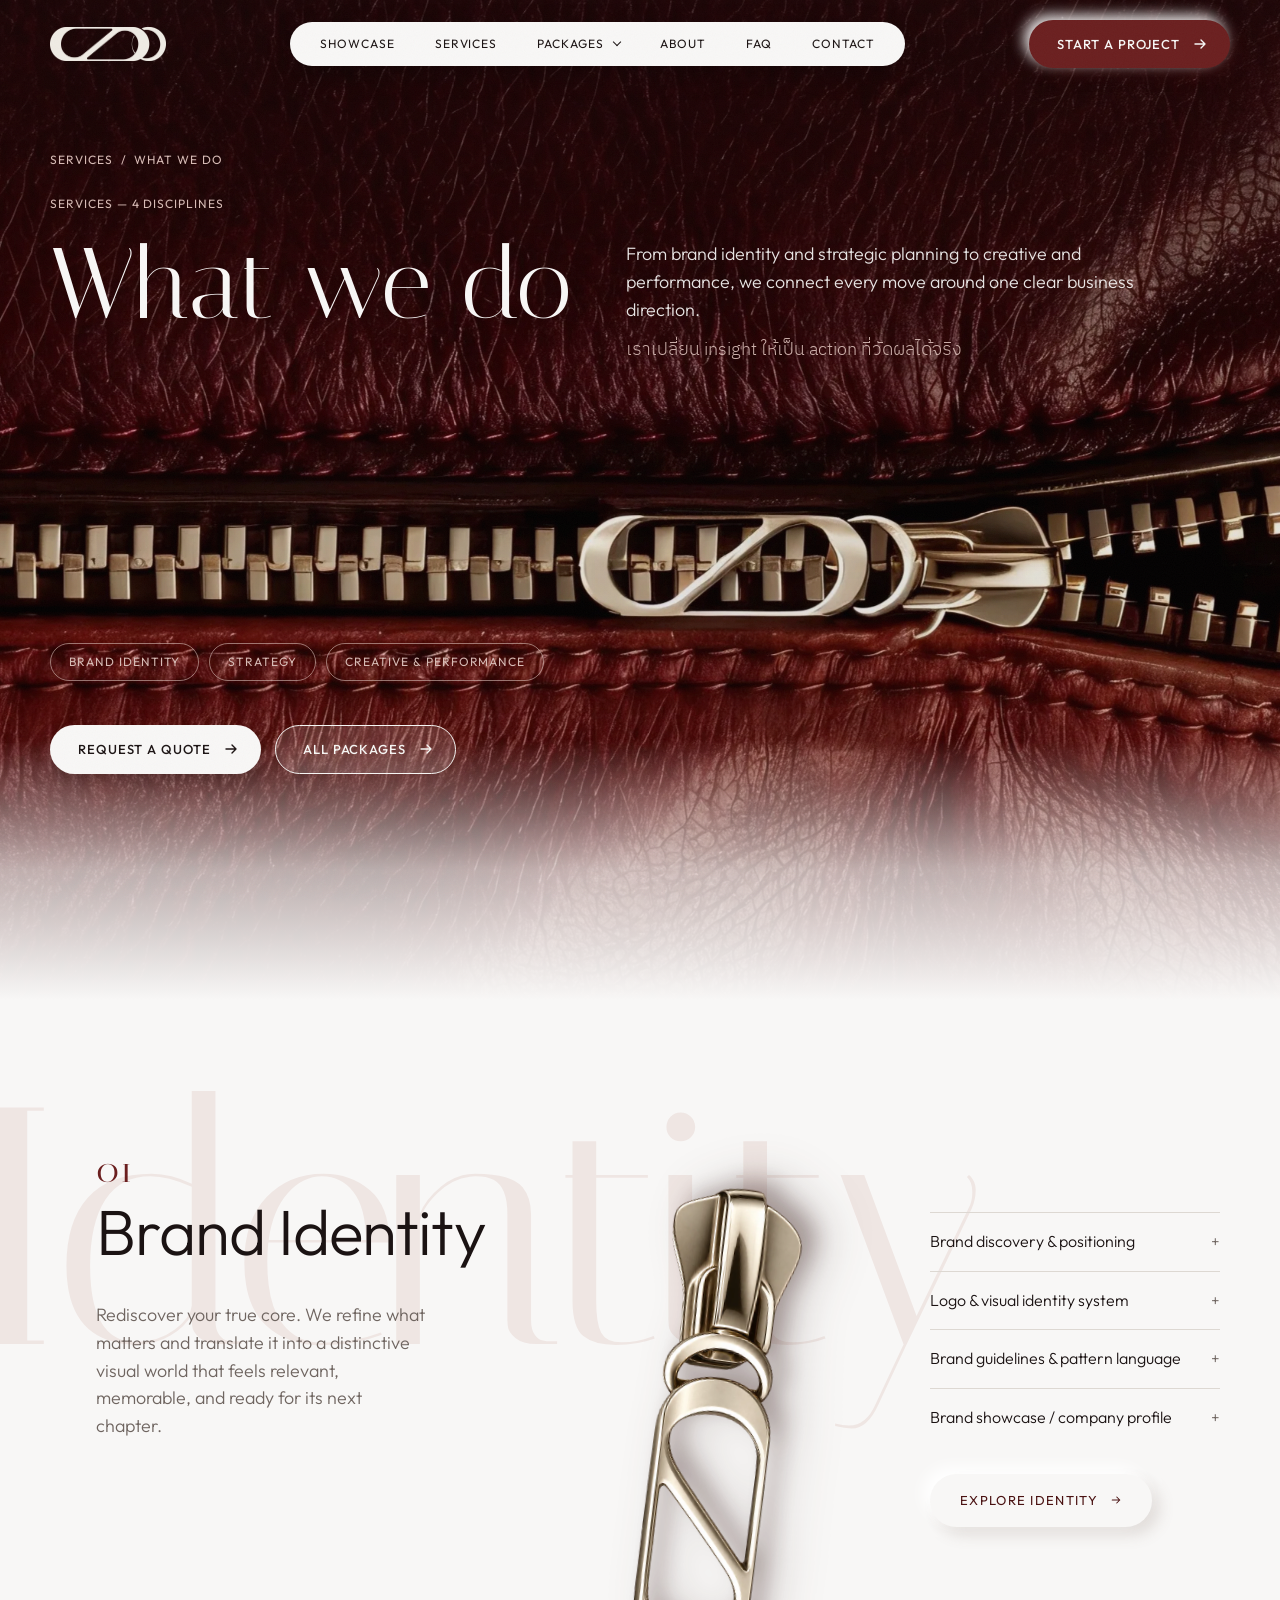
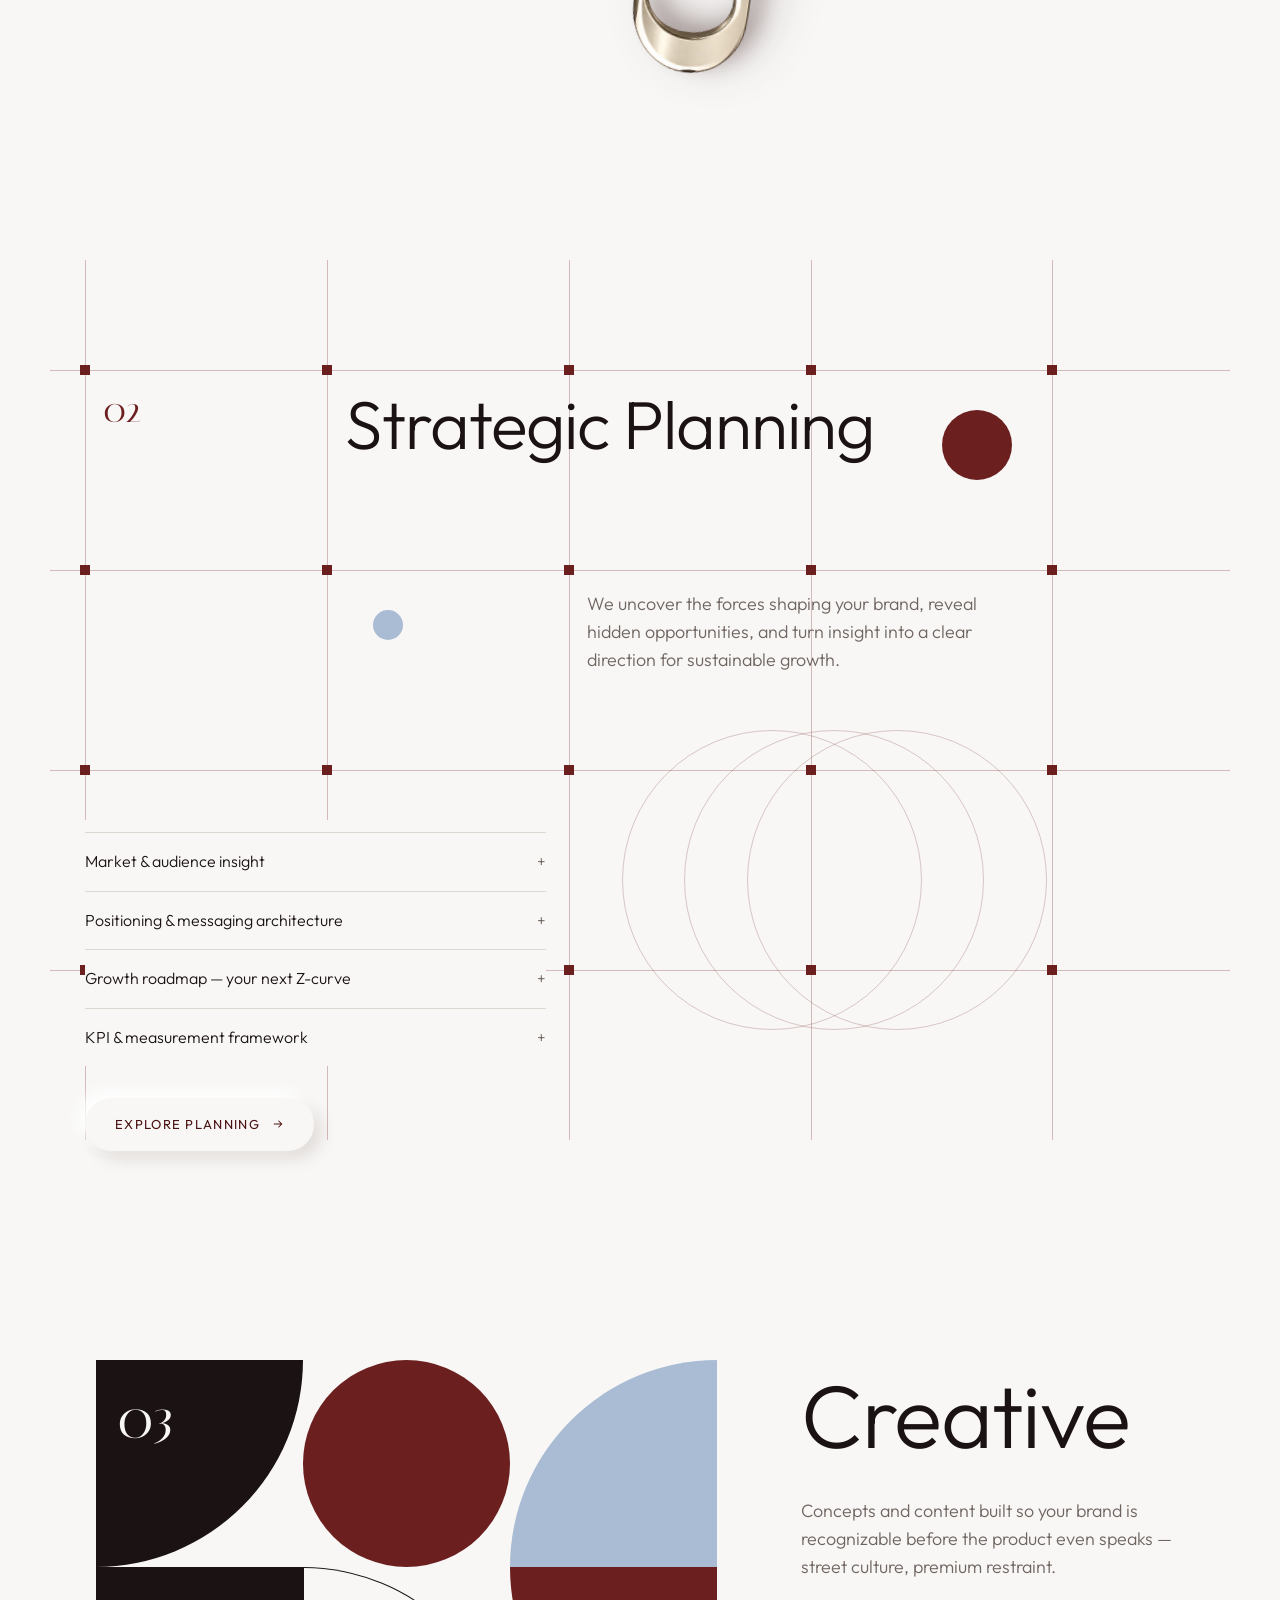
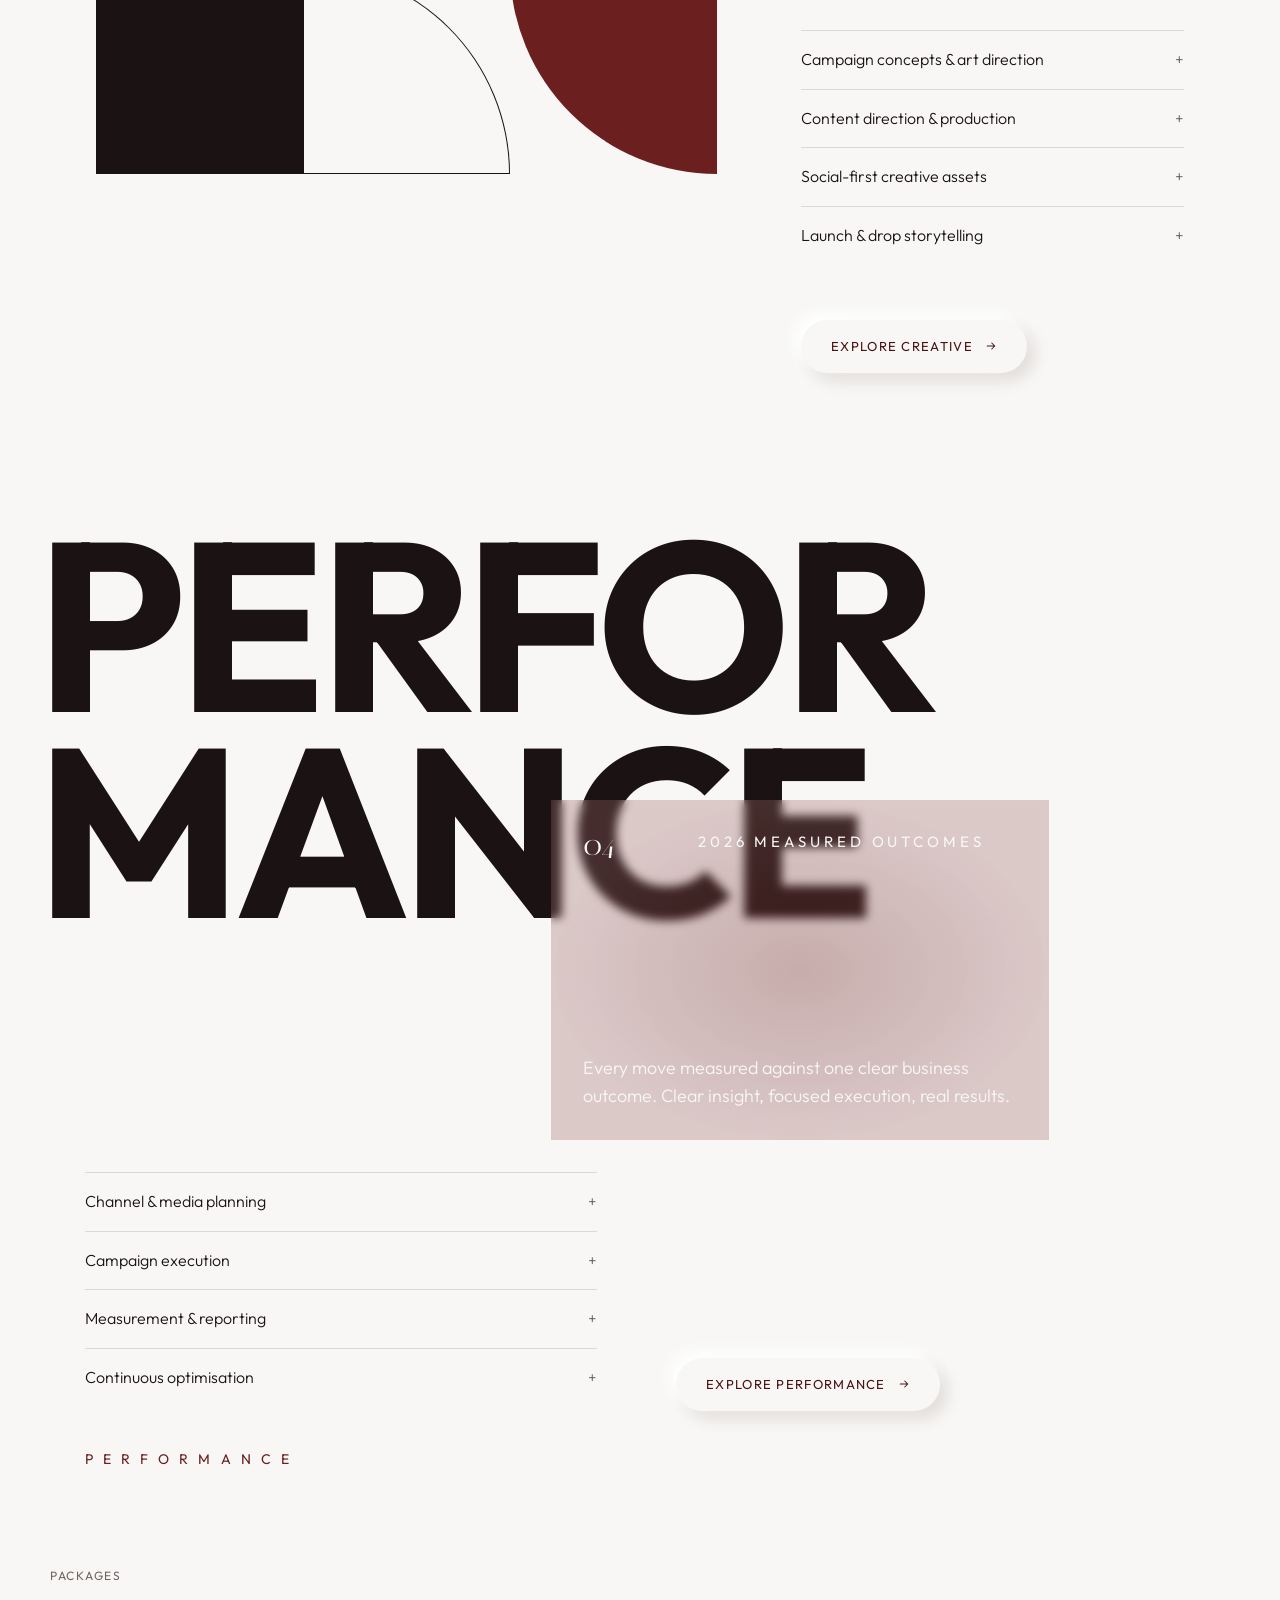
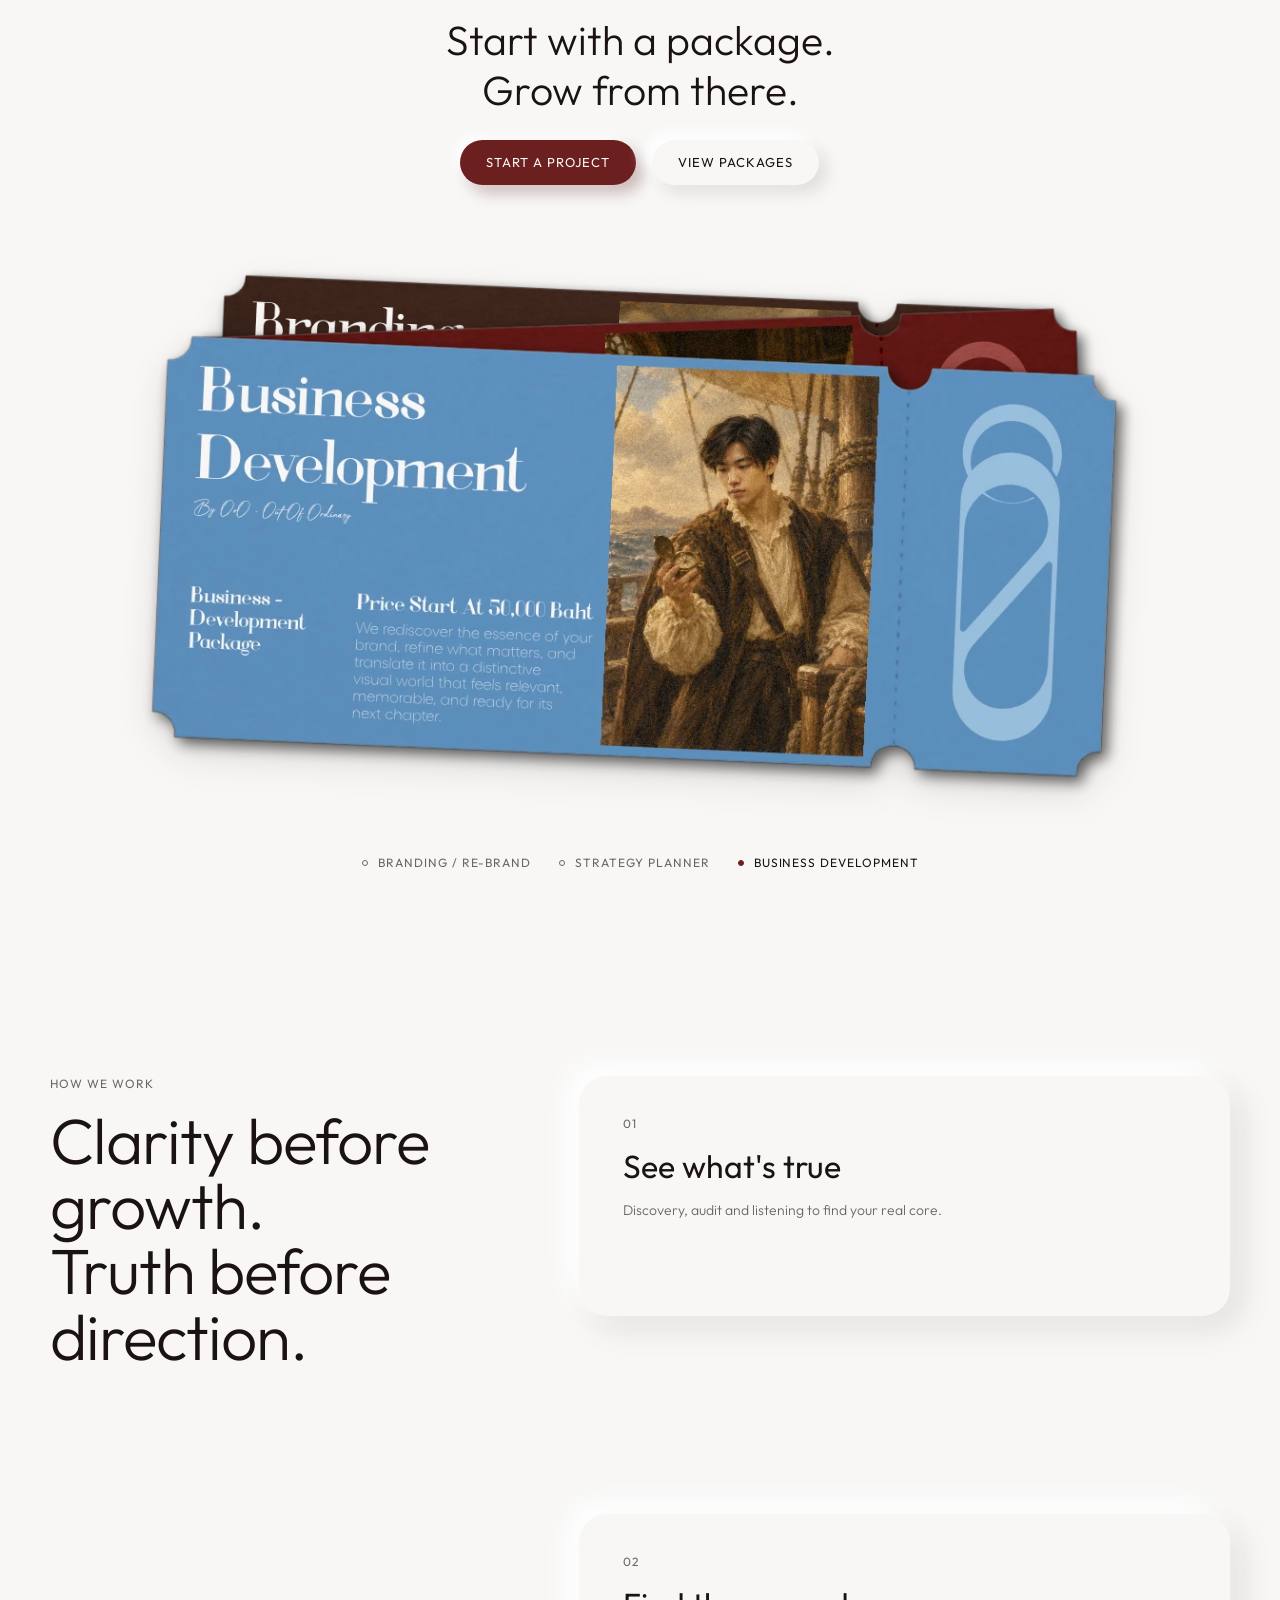
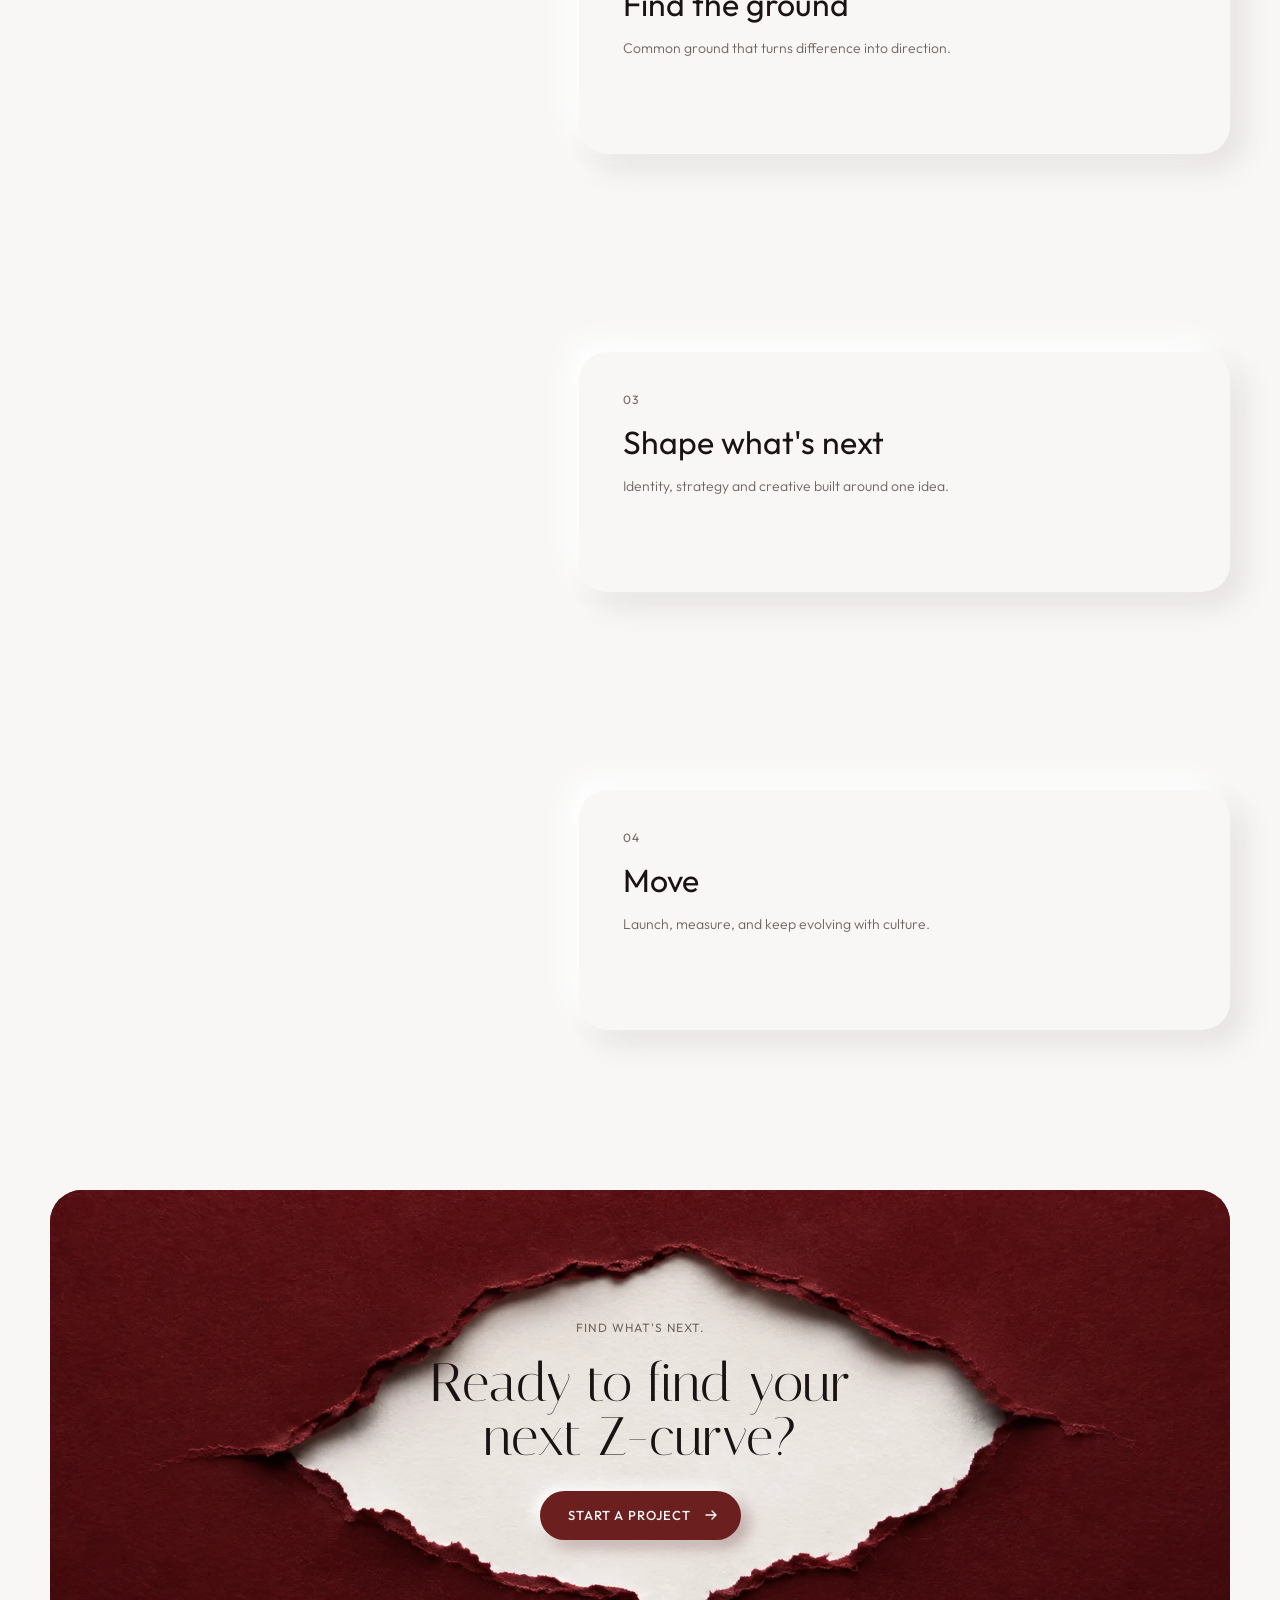
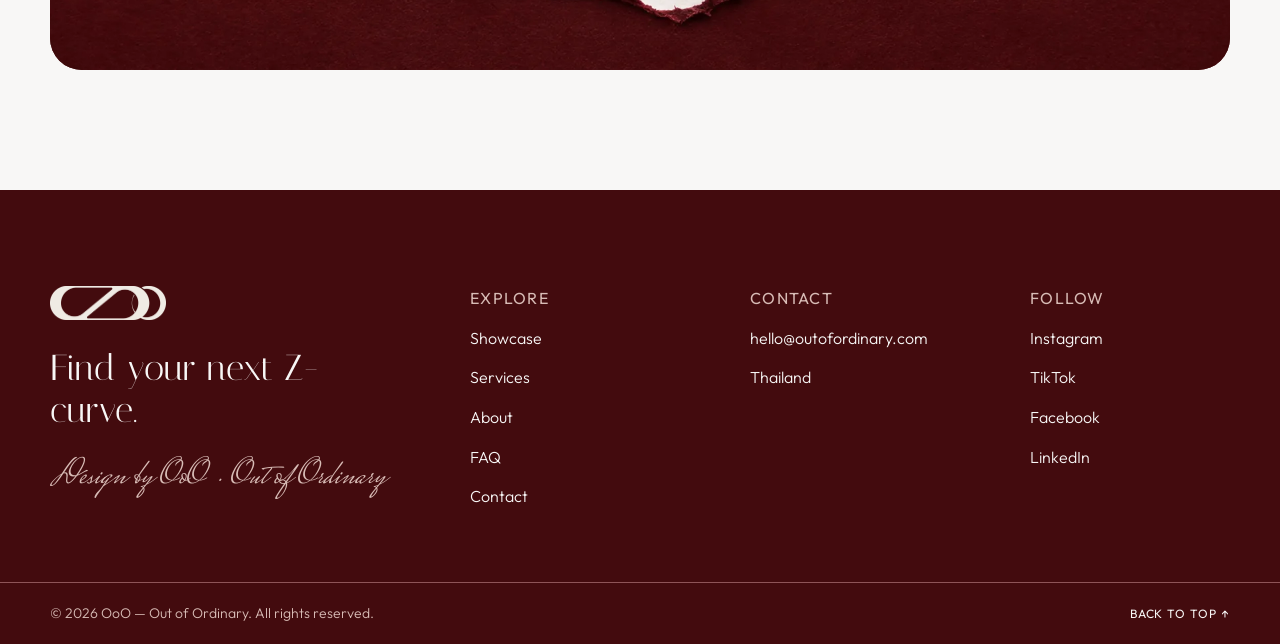
<file: services.html>
<!doctype html>
<html lang="en">
<head>
  <meta charset="utf-8">
  <meta name="viewport" content="width=device-width, initial-scale=1">
  <title>Services — What we do · OoO — Out of Ordinary</title>
  <meta name="description" content="Four disciplines, one clear business direction: brand identity, strategic planning, creative and performance — plus packages to start with and grow from.">
  <link rel="icon" type="image/png" href="assets/img/favicon.png">
  <link rel="preconnect" href="https://fonts.googleapis.com">
  <link rel="preconnect" href="https://fonts.gstatic.com" crossorigin>
  <link href="https://fonts.googleapis.com/css2?family=IBM+Plex+Sans+Thai:wght@300;400&family=Italiana&family=Mrs+Saint+Delafield&family=Outfit:wght@300;400;500;700&display=swap" rel="stylesheet">
  <link rel="stylesheet" href="assets/css/style.css">
  <link rel="stylesheet" href="assets/css/services.css">
</head>
<body id="top">

  <!-- NAV -->
  <header class="nav nav--light">
    <div class="container nav__inner">
      <a class="nav__logo" href="index.html" aria-label="OoO — Out of Ordinary, home">
        <img class="logo-dark" src="assets/img/logo-mark.png" alt="OoO" width="116" height="34">
        <img class="logo-light" src="assets/img/logo-mark-light.png" alt="OoO" width="116" height="34">
      </a>
      <nav class="nav__links" aria-label="Main">
        <a href="showcase.html">Showcase</a>
        <a href="services.html" aria-current="page">Services</a>
        <div class="nav__item">
          <a href="services.html#packages">Packages <span class="nav__caret" aria-hidden="true"></span></a>
          <div class="nav__menu" aria-label="Packages">
            <a href="package-branding.html">Branding / Re-Brand</a>
            <a href="package-strategy.html">Strategy Planner</a>
            <a href="package-business-development.html">Business Development</a>
          </div>
        </div>
        <a href="about.html">About</a>
        <a href="faq.html">FAQ</a>
        <a href="contact.html">Contact</a>
      </nav>
      <a class="btn btn--primary nav__cta" href="contact.html">Start a project
        <svg viewBox="0 0 16 16" fill="none" aria-hidden="true"><path d="M3 8H13M9 12L13 8L9 4" stroke="currentColor" stroke-width="1.4" stroke-linecap="round" stroke-linejoin="round"/></svg>
      </a>
      <button class="nav__toggle" type="button" aria-label="Menu" aria-expanded="false" aria-controls="mobile-menu"><span></span></button>
    </div>
  </header>
  <div class="mobile-menu" id="mobile-menu">
    <a class="mobile-menu__link" href="showcase.html">Showcase</a>
    <a class="mobile-menu__link" href="services.html" aria-current="page">Services</a>
    <a class="mobile-menu__link" href="services.html#packages">Packages</a>
    <div class="mobile-menu__sub">
      <a href="package-branding.html">Branding / Re-Brand</a>
      <a href="package-strategy.html">Strategy Planner</a>
      <a href="package-business-development.html">Business Development</a>
    </div>
    <a class="mobile-menu__link" href="about.html">About</a>
    <a class="mobile-menu__link" href="faq.html">FAQ</a>
    <a class="mobile-menu__link" href="contact.html">Contact</a>
    <a class="btn btn--primary" href="contact.html">Start a project
      <svg viewBox="0 0 16 16" fill="none" aria-hidden="true"><path d="M3 8H13M9 12L13 8L9 4" stroke="currentColor" stroke-width="1.4" stroke-linecap="round" stroke-linejoin="round"/></svg>
    </a>
  </div>

  <main>
    <!-- PAGE HEADER — zip leather -->
    <section class="section s-hero">
      <img class="s-hero__bg" data-reveal="zoom" src="assets/img/services/zip-leather.webp" alt="" width="2264" height="1700">
      <div class="s-hero__veil" aria-hidden="true"></div>
      <div class="s-hero__fade" aria-hidden="true"></div>
      <div class="container s-hero__inner">
        <p class="label label--rose" data-reveal="fade">Services&nbsp; / &nbsp;What we do</p>
        <div class="s-hero__row">
          <div class="s-hero__title">
            <p class="label label--rose" data-reveal="fade" style="--d:.1s">Services — 4 disciplines</p>
            <h1 class="s-hero__h1 stagger" style="--d:.2s">What we do</h1>
          </div>
          <div class="s-hero__lede" data-reveal="up" style="--d:.45s">
            <p class="body-l">From brand identity and strategic planning to creative and performance, we connect every move around one clear business direction.</p>
            <p class="thai body-l" lang="th">เราเปลี่ยน insight ให้เป็น action ที่วัดผลได้จริง</p>
          </div>
        </div>
        <div class="s-hero__bottom">
          <ul class="s-hero__tags" data-reveal="up" style="--d:.6s">
            <li><a class="tag" href="#identity">Brand identity</a></li>
            <li><a class="tag" href="#planning">Strategy</a></li>
            <li><a class="tag" href="#creative">Creative &amp; performance</a></li>
          </ul>
          <div class="s-hero__buttons" data-reveal="up" style="--d:.75s">
            <a class="btn btn--light" href="contact.html">Request a quote
              <svg viewBox="0 0 16 16" fill="none" aria-hidden="true"><path d="M3 8H13M9 12L13 8L9 4" stroke="currentColor" stroke-width="1.4" stroke-linecap="round" stroke-linejoin="round"/></svg>
            </a>
            <a class="btn btn--glass" href="#packages">All packages
              <svg viewBox="0 0 16 16" fill="none" aria-hidden="true"><path d="M3 8H13M9 12L13 8L9 4" stroke="currentColor" stroke-width="1.4" stroke-linecap="round" stroke-linejoin="round"/></svg>
            </a>
          </div>
        </div>
      </div>
    </section>

    <!-- 01 — BRAND IDENTITY -->
    <section class="section svc svc1" id="identity">
      <p class="svc1__giant" data-reveal="left" aria-hidden="true">Identity</p>
      <div class="svc1__inner">
        <div class="svc1__text">
          <p class="serif-sm burgundy" data-reveal="fade">01</p>
          <h2 class="svc__title stagger" style="--d:.1s">Brand Identity</h2>
          <p class="body-l muted svc1__desc" data-reveal="up" style="--d:.3s">Rediscover your true core. We refine what matters and translate it into a distinctive visual world that feels relevant, memorable, and ready for its next chapter.</p>
        </div>
        <div class="svc1__object" data-reveal="swing" style="--d:.25s">
          <img src="assets/img/services/zip-pull.webp" alt="A polished OoO zip pull" width="1840" height="669" loading="lazy">
        </div>
        <div class="svc1__side">
          <ul class="deliv" data-reveal="up" style="--d:.35s">
            <li>Brand discovery &amp; positioning<span aria-hidden="true">+</span></li>
            <li>Logo &amp; visual identity system<span aria-hidden="true">+</span></li>
            <li>Brand guidelines &amp; pattern language<span aria-hidden="true">+</span></li>
            <li>Brand showcase / company profile<span aria-hidden="true">+</span></li>
          </ul>
          <a class="btn pill" href="package-branding.html" data-reveal="up" style="--d:.5s">Explore identity
            <svg viewBox="0 0 16 16" fill="none" aria-hidden="true"><path d="M3 8H13M9 12L13 8L9 4" stroke="currentColor" stroke-width="1.4" stroke-linecap="round" stroke-linejoin="round"/></svg>
          </a>
        </div>
      </div>
    </section>

    <!-- 02 — STRATEGIC PLANNING -->
    <section class="section svc svc2" id="planning">
      <div class="svc2__frame">
        <div class="svc2__grid" data-reveal="grid" aria-hidden="true">
          <span class="g-v" style="--x:96"></span>
          <span class="g-v" style="--x:368"></span>
          <span class="g-v" style="--x:640"></span>
          <span class="g-v" style="--x:912"></span>
          <span class="g-v" style="--x:1184"></span>
          <span class="g-h" style="--y:110"></span>
          <span class="g-h" style="--y:310"></span>
          <span class="g-h" style="--y:510"></span>
          <span class="g-h" style="--y:710"></span>
          <span class="g-n" style="--x:96;--y:110;--i:0"></span>
          <span class="g-n" style="--x:368;--y:110;--i:1"></span>
          <span class="g-n" style="--x:640;--y:110;--i:2"></span>
          <span class="g-n" style="--x:912;--y:110;--i:3"></span>
          <span class="g-n" style="--x:1184;--y:110;--i:4"></span>
          <span class="g-n" style="--x:96;--y:310;--i:5"></span>
          <span class="g-n" style="--x:368;--y:310;--i:6"></span>
          <span class="g-n" style="--x:640;--y:310;--i:7"></span>
          <span class="g-n" style="--x:912;--y:310;--i:8"></span>
          <span class="g-n" style="--x:1184;--y:310;--i:9"></span>
          <span class="g-n" style="--x:96;--y:510;--i:10"></span>
          <span class="g-n" style="--x:368;--y:510;--i:11"></span>
          <span class="g-n" style="--x:640;--y:510;--i:12"></span>
          <span class="g-n" style="--x:912;--y:510;--i:13"></span>
          <span class="g-n" style="--x:1184;--y:510;--i:14"></span>
          <span class="g-n" style="--x:96;--y:710;--i:15"></span>
          <span class="g-n" style="--x:368;--y:710;--i:16"></span>
          <span class="g-n" style="--x:640;--y:710;--i:17"></span>
          <span class="g-n" style="--x:912;--y:710;--i:18"></span>
          <span class="g-n" style="--x:1184;--y:710;--i:19"></span>
          <span class="g-dot g-dot--wine"></span>
          <span class="g-dot g-dot--blue"></span>
          <span class="g-circle" style="--x:700"></span>
          <span class="g-circle" style="--x:770"></span>
          <span class="g-circle" style="--x:840"></span>
        </div>
        <p class="serif-sm burgundy svc2__num" data-reveal="fade">02</p>
        <h2 class="svc__title svc2__title stagger" style="--d:.15s">Strategic Planning</h2>
        <p class="body-l muted svc2__desc" data-reveal="up" style="--d:.35s">We uncover the forces shaping your brand, reveal hidden opportunities, and turn insight into a clear direction for sustainable growth.</p>
        <ul class="deliv svc2__deliv" data-reveal="up" style="--d:.2s">
          <li>Market &amp; audience insight<span aria-hidden="true">+</span></li>
          <li>Positioning &amp; messaging architecture<span aria-hidden="true">+</span></li>
          <li>Growth roadmap — your next Z-curve<span aria-hidden="true">+</span></li>
          <li>KPI &amp; measurement framework<span aria-hidden="true">+</span></li>
        </ul>
        <a class="btn pill svc2__cta" href="package-strategy.html" data-reveal="up" style="--d:.35s">Explore planning
          <svg viewBox="0 0 16 16" fill="none" aria-hidden="true"><path d="M3 8H13M9 12L13 8L9 4" stroke="currentColor" stroke-width="1.4" stroke-linecap="round" stroke-linejoin="round"/></svg>
        </a>
      </div>
    </section>

    <!-- 03 — CREATIVE -->
    <section class="section svc svc3" id="creative">
      <div class="svc3__inner">
        <div class="shapes" data-reveal="shapes" aria-hidden="true">
          <span class="sh sh--1"><span class="serif sh__num">03</span></span>
          <span class="sh sh--2"></span>
          <span class="sh sh--3"></span>
          <span class="sh sh--4"></span>
          <span class="sh sh--5"></span>
          <span class="sh sh--6"></span>
        </div>
        <div class="svc3__text">
          <p class="sr-only">03</p>
          <h2 class="svc3__title stagger">Creative</h2>
          <p class="body-l muted svc3__desc" data-reveal="up" style="--d:.25s">Concepts and content built so your brand is recognizable before the product even speaks — street culture, premium restraint.</p>
          <ul class="deliv" data-reveal="up" style="--d:.4s">
            <li>Campaign concepts &amp; art direction<span aria-hidden="true">+</span></li>
            <li>Content direction &amp; production<span aria-hidden="true">+</span></li>
            <li>Social-first creative assets<span aria-hidden="true">+</span></li>
            <li>Launch &amp; drop storytelling<span aria-hidden="true">+</span></li>
          </ul>
          <a class="btn pill" href="package-business-development.html" data-reveal="up" style="--d:.5s">Explore creative
            <svg viewBox="0 0 16 16" fill="none" aria-hidden="true"><path d="M3 8H13M9 12L13 8L9 4" stroke="currentColor" stroke-width="1.4" stroke-linecap="round" stroke-linejoin="round"/></svg>
          </a>
        </div>
      </div>
    </section>

    <!-- 04 — PERFORMANCE -->
    <section class="section svc svc4" id="performance">
      <div class="svc4__frame">
        <h2 class="svc4__giant" data-reveal="up"><span>Perfor</span><span>mance</span></h2>
        <div class="svc4__panel" data-reveal="right" style="--d:.25s">
          <div class="svc4__panel-top">
            <p class="serif svc4__num">04</p>
            <p class="svc4__kicker">2026 Measured outcomes</p>
          </div>
          <p class="body-l">Every move measured against one clear business outcome. Clear insight, focused execution, real results.</p>
        </div>
        <ul class="deliv svc4__deliv" data-reveal="up" style="--d:.15s">
          <li>Channel &amp; media planning<span aria-hidden="true">+</span></li>
          <li>Campaign execution<span aria-hidden="true">+</span></li>
          <li>Measurement &amp; reporting<span aria-hidden="true">+</span></li>
          <li>Continuous optimisation<span aria-hidden="true">+</span></li>
        </ul>
        <a class="btn pill svc4__cta" href="package-business-development.html" data-reveal="up" style="--d:.3s">Explore performance
          <svg viewBox="0 0 16 16" fill="none" aria-hidden="true"><path d="M3 8H13M9 12L13 8L9 4" stroke="currentColor" stroke-width="1.4" stroke-linecap="round" stroke-linejoin="round"/></svg>
        </a>
        <p class="svc4__spaced" data-reveal="fade" style="--d:.4s" aria-hidden="true">Performance</p>
      </div>
    </section>

    <!-- PACKAGES — CARD STACK -->
    <section class="section pk" id="packages">
      <div class="container pk__inner">
        <p class="label label--muted pk__label" data-reveal="fade">Packages</p>
        <h2 class="pk__title stagger">Start with a package.<br>Grow from there.</h2>
        <div class="pk__buttons" data-reveal="up" style="--d:.4s">
          <a class="btn btn--primary pk__btn" href="contact.html">Start a project</a>
          <a class="btn pk__btn" href="#package-stack">View packages</a>
        </div>

        <div class="pstack" id="package-stack" data-stack data-reveal="stack" aria-roledescription="carousel" aria-label="Packages">
          <a class="pcard" href="package-branding.html" data-pos="2" style="--d:0s" aria-label="Branding / Re-Brand package">
            <img src="assets/img/ticket-branding.webp" alt="Branding / Re-Brand package ticket" width="1052" height="501" loading="lazy">
          </a>
          <a class="pcard" href="package-strategy.html" data-pos="1" style="--d:.25s" aria-label="Strategy Planner package">
            <img src="assets/img/ticket-strategy.webp" alt="Strategy Planner package ticket" width="1048" height="492" loading="lazy">
          </a>
          <a class="pcard" href="package-business-development.html" data-pos="0" style="--d:.5s" aria-label="Business Development package">
            <img src="assets/img/ticket-business.webp" alt="Business Development package ticket" width="1051" height="501" loading="lazy">
          </a>
        </div>
        <div class="pstack__nav" role="tablist" aria-label="Choose a package" data-reveal="fade" style="--d:.6s">
          <button class="label" type="button" data-stack-to="0">Branding / Re-Brand</button>
          <button class="label" type="button" data-stack-to="1">Strategy Planner</button>
          <button class="label" type="button" data-stack-to="2">Business Development</button>
        </div>
      </div>
    </section>

    <!-- HOW WE WORK -->
    <section class="section how">
      <div class="container stack">
        <div class="how__head stack__head">
          <p class="label label--muted" data-reveal="fade">How we work</p>
          <h2 class="h1 stagger">Clarity before growth.<br>Truth before direction.</h2>
        </div>
        <ol class="how__steps stack__list">
          <li class="how__step" data-reveal="up" style="--d:0s">
            <p class="label label--muted">01</p>
            <h3 class="h3">See what's true</h3>
            <p class="body-s muted">Discovery, audit and listening to find your real core.</p>
          </li>
          <li class="how__step" data-reveal="up" style="--d:.12s">
            <p class="label label--muted">02</p>
            <h3 class="h3">Find the ground</h3>
            <p class="body-s muted">Common ground that turns difference into direction.</p>
          </li>
          <li class="how__step" data-reveal="up" style="--d:.24s">
            <p class="label label--muted">03</p>
            <h3 class="h3">Shape what's next</h3>
            <p class="body-s muted">Identity, strategy and creative built around one idea.</p>
          </li>
          <li class="how__step" data-reveal="up" style="--d:.36s">
            <p class="label label--muted">04</p>
            <h3 class="h3">Move</h3>
            <p class="body-s muted">Launch, measure, and keep evolving with culture.</p>
          </li>
        </ol>
      </div>
    </section>

    <!-- CTA — TORN PAPER -->
    <section class="section s-cta">
      <div class="container">
        <div class="s-cta__card" data-reveal="scale">
          <img class="s-cta__bg" src="assets/img/services/cta-torn.webp" alt="" width="2172" height="724" loading="lazy">
          <p class="label label--muted" data-reveal="fade" style="--d:.3s">Find what's next.</p>
          <h2 class="s-cta__title" data-reveal="up" style="--d:.4s">Ready to find your<br>next Z-curve?</h2>
          <a class="btn btn--primary" href="contact.html" data-reveal="up" style="--d:.55s">Start a project
            <svg viewBox="0 0 16 16" fill="none" aria-hidden="true"><path d="M3 8H13M9 12L13 8L9 4" stroke="currentColor" stroke-width="1.4" stroke-linecap="round" stroke-linejoin="round"/></svg>
          </a>
        </div>
      </div>
    </section>
  </main>

  <!-- FOOTER -->
  <footer class="footer">
    <div class="container footer__top">
      <div class="footer__brand">
        <img src="assets/img/logo-mark-light.png" alt="OoO" width="116" height="34">
        <p class="serif-sm">Find your next Z-curve.</p>
        <p class="script rose">Design by OoO · Out of Ordinary</p>
      </div>
      <div class="footer__col">
        <p class="label label--rose">Explore</p>
        <a href="showcase.html">Showcase</a>
        <a href="services.html">Services</a>
        <a href="about.html">About</a>
        <a href="faq.html">FAQ</a>
        <a href="contact.html">Contact</a>
      </div>
      <div class="footer__col">
        <p class="label label--rose">Contact</p>
        <a href="mailto:hello@outofordinary.com">hello@outofordinary.com</a>
        <p>Thailand</p>
      </div>
      <div class="footer__col">
        <p class="label label--rose">Follow</p>
        <a href="#" rel="noopener">Instagram</a>
        <a href="#" rel="noopener">TikTok</a>
        <a href="#" rel="noopener">Facebook</a>
        <a href="#" rel="noopener">LinkedIn</a>
      </div>
    </div>
    <div class="footer__bar">
      <div class="container">
        <p>© <span data-year>2026</span> OoO — Out of Ordinary. All rights reserved.</p>
        <a class="label" href="#top">Back to top ↑</a>
      </div>
    </div>
  </footer>

  <script src="assets/js/main.js" defer></script>
  <script src="assets/js/services.js" defer></script>
</body>
</html>
</file>
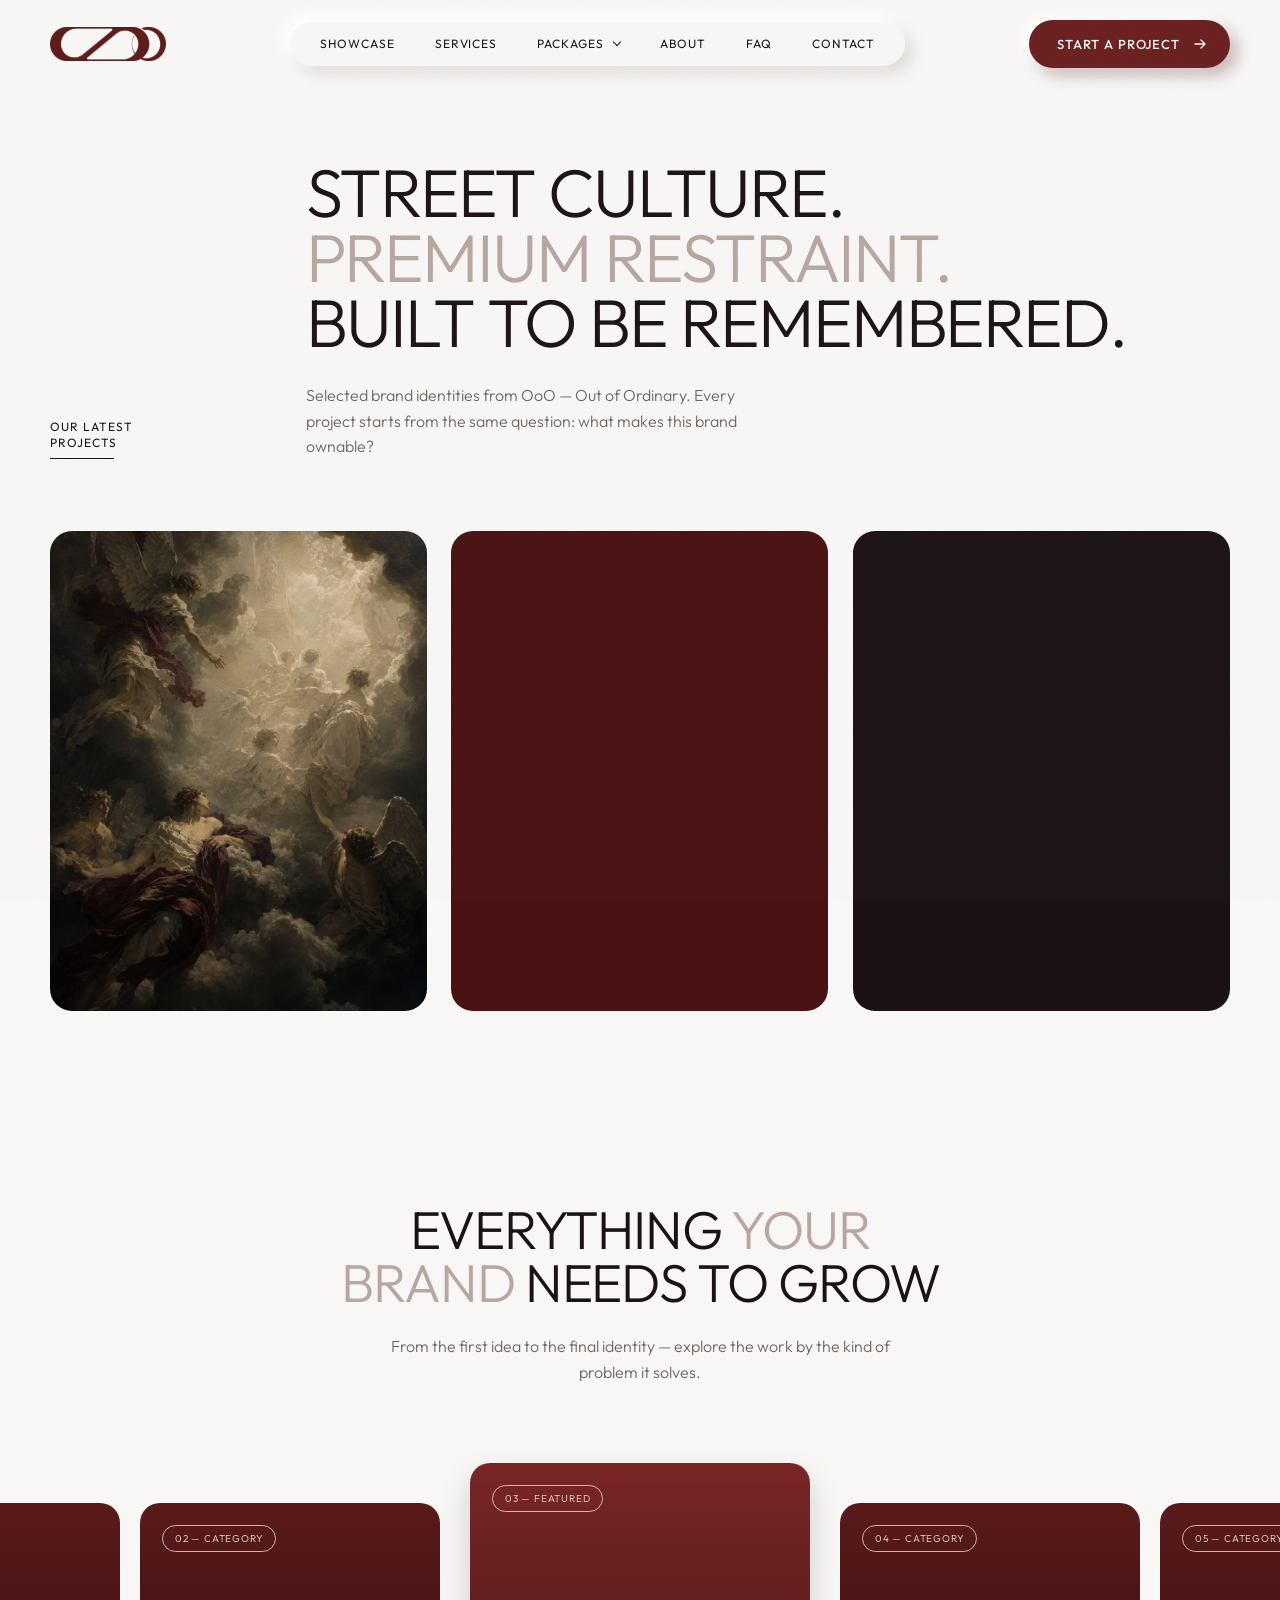
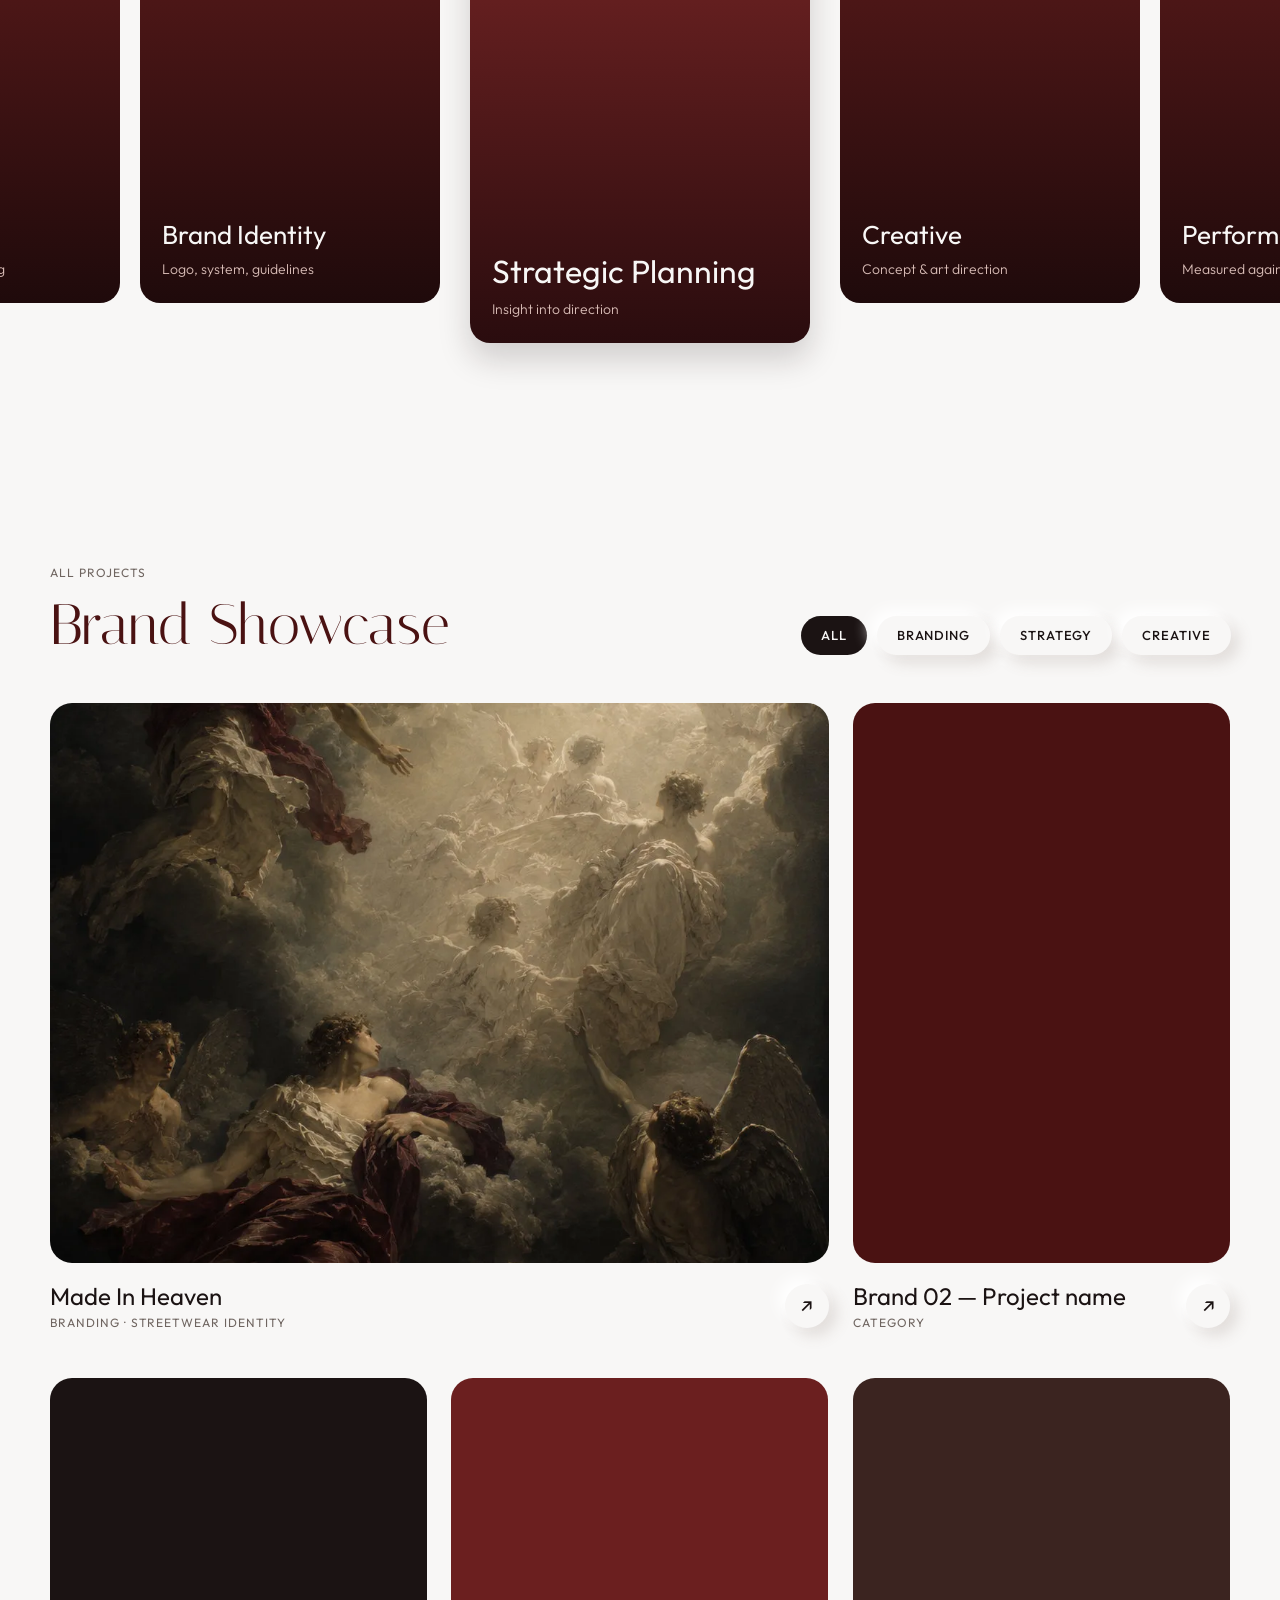
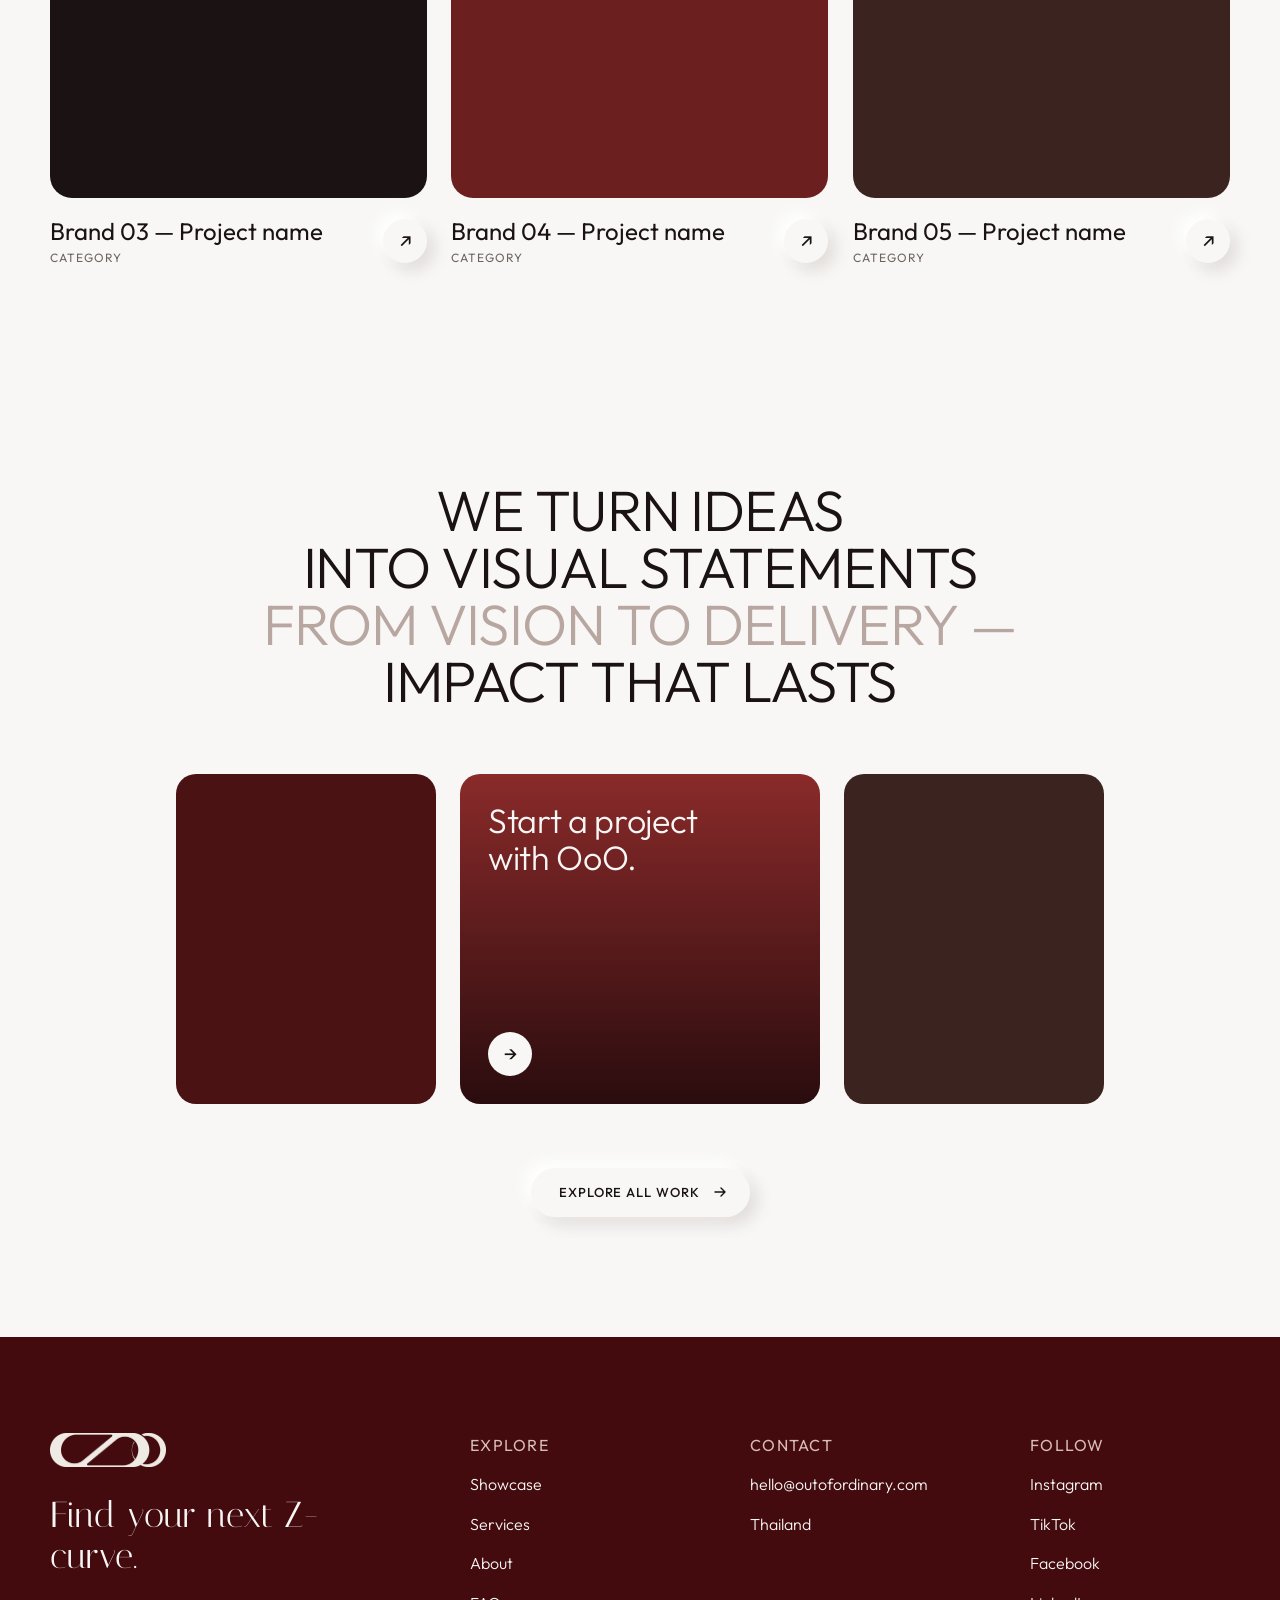
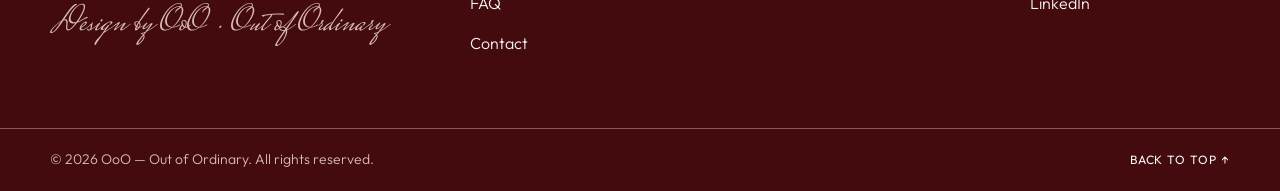
<file: showcase.html>
<!doctype html>
<html lang="en">
<head>
  <meta charset="utf-8">
  <meta name="viewport" content="width=device-width, initial-scale=1">
  <title>Brand Showcase — OoO · Out of Ordinary</title>
  <meta name="description" content="Selected brand identities from OoO — Out of Ordinary. Every project starts from the same question: what makes this brand ownable?">
  <link rel="icon" type="image/png" href="assets/img/favicon.png">
  <link rel="preconnect" href="https://fonts.googleapis.com">
  <link rel="preconnect" href="https://fonts.gstatic.com" crossorigin>
  <link href="https://fonts.googleapis.com/css2?family=IBM+Plex+Sans+Thai:wght@300;400&family=Italiana&family=Mrs+Saint+Delafield&family=Outfit:wght@300;400;500&display=swap" rel="stylesheet">
  <link rel="stylesheet" href="assets/css/style.css">
  <link rel="stylesheet" href="assets/css/work.css">
</head>
<body id="top">

  <!-- NAV -->
  <header class="nav">
    <div class="container nav__inner">
      <a class="nav__logo" href="index.html" aria-label="OoO — Out of Ordinary, home">
        <img class="logo-dark" src="assets/img/logo-mark.png" alt="OoO" width="116" height="34">
        <img class="logo-light" src="assets/img/logo-mark-light.png" alt="" width="116" height="34">
      </a>
      <nav class="nav__links" aria-label="Main">
        <a href="showcase.html" aria-current="page">Showcase</a>
        <a href="services.html">Services</a>
        <div class="nav__item">
          <a href="services.html#packages">Packages <span class="nav__caret" aria-hidden="true"></span></a>
          <div class="nav__menu" aria-label="Packages">
            <a href="package-branding.html">Branding / Re-Brand</a>
            <a href="package-strategy.html">Strategy Planner</a>
            <a href="package-business-development.html">Business Development</a>
          </div>
        </div>
        <a href="about.html">About</a>
        <a href="faq.html">FAQ</a>
        <a href="contact.html">Contact</a>
      </nav>
      <a class="btn btn--primary nav__cta" href="contact.html">Start a project
        <svg viewBox="0 0 16 16" fill="none" aria-hidden="true"><path d="M3 8H13M9 12L13 8L9 4" stroke="currentColor" stroke-width="1.4" stroke-linecap="round" stroke-linejoin="round"/></svg>
      </a>
      <button class="nav__toggle" type="button" aria-label="Menu" aria-expanded="false" aria-controls="mobile-menu"><span></span></button>
    </div>
  </header>
  <div class="mobile-menu" id="mobile-menu">
    <a class="mobile-menu__link" href="showcase.html" aria-current="page">Showcase</a>
    <a class="mobile-menu__link" href="services.html">Services</a>
    <a class="mobile-menu__link" href="services.html#packages">Packages</a>
    <div class="mobile-menu__sub">
      <a href="package-branding.html">Branding / Re-Brand</a>
      <a href="package-strategy.html">Strategy Planner</a>
      <a href="package-business-development.html">Business Development</a>
    </div>
    <a class="mobile-menu__link" href="about.html">About</a>
    <a class="mobile-menu__link" href="faq.html">FAQ</a>
    <a class="mobile-menu__link" href="contact.html">Contact</a>
    <a class="btn btn--primary" href="contact.html">Start a project
      <svg viewBox="0 0 16 16" fill="none" aria-hidden="true"><path d="M3 8H13M9 12L13 8L9 4" stroke="currentColor" stroke-width="1.4" stroke-linecap="round" stroke-linejoin="round"/></svg>
    </a>
  </div>

  <main class="work">
    <!-- INTRO -->
    <section class="section work-intro">
      <div class="container">
        <div class="work-intro__row">
          <div class="work-intro__label" data-reveal="fade">
            <p class="label">Our latest<br>projects</p>
            <span class="work-intro__rule" aria-hidden="true"></span>
          </div>
          <div class="work-intro__headline">
            <h1 class="work-display stagger">Street culture.<br><span class="tint">Premium restraint.</span><br>Built to be remembered.</h1>
            <p class="body-m muted work-intro__lede" data-reveal="up" style="--d:.45s">Selected brand identities from OoO — Out of Ordinary. Every project starts from the same question: what makes this brand ownable?</p>
          </div>
        </div>
        <div class="work-intro__cards">
          <a class="work-feature" href="case-made-in-heaven.html" style="--tone:var(--cocoa);--d:0s" data-reveal="up" aria-label="Made In Heaven — view case study">
            <img src="assets/img/showcase-mih.webp" alt="Made In Heaven brand identity" width="1082" height="1352">
          </a>
          <a class="work-feature" href="#projects" style="--tone:var(--wine);--d:.12s" data-reveal="up" aria-label="Brand 02 — Project name"></a>
          <a class="work-feature" href="#projects" style="--tone:var(--ink);--d:.24s" data-reveal="up" aria-label="Brand 03 — Project name"></a>
        </div>
      </div>
    </section>

    <!-- CATEGORIES -->
    <section class="section work-cats">
      <div class="container work-cats__head">
        <h2 class="work-display work-display--md" data-reveal="up">Everything <span class="tint">your</span><br><span class="tint">brand</span> needs to grow</h2>
        <p class="body-m muted work-cats__lede" data-reveal="up" style="--d:.15s">From the first idea to the final identity — explore the work by the kind of problem it solves.</p>
      </div>
      <div class="work-cats__track" data-reveal="scale" style="--d:.2s">
        <a class="cat-card" href="services.html#creative">
          <span class="cat-card__tag">01 — Category</span>
          <span class="cat-card__text"><span class="cat-card__title">Campaign</span><span class="cat-card__desc">Launch &amp; drop storytelling</span></span>
        </a>
        <a class="cat-card" href="services.html#identity">
          <span class="cat-card__tag">02 — Category</span>
          <span class="cat-card__text"><span class="cat-card__title">Brand Identity</span><span class="cat-card__desc">Logo, system, guidelines</span></span>
        </a>
        <a class="cat-card cat-card--featured" href="services.html#planning">
          <span class="cat-card__tag">03 — Featured</span>
          <span class="cat-card__text"><span class="cat-card__title">Strategic Planning</span><span class="cat-card__desc">Insight into direction</span></span>
        </a>
        <a class="cat-card" href="services.html#creative">
          <span class="cat-card__tag">04 — Category</span>
          <span class="cat-card__text"><span class="cat-card__title">Creative</span><span class="cat-card__desc">Concept &amp; art direction</span></span>
        </a>
        <a class="cat-card" href="services.html#performance">
          <span class="cat-card__tag">05 — Category</span>
          <span class="cat-card__text"><span class="cat-card__title">Performance</span><span class="cat-card__desc">Measured against one outcome</span></span>
        </a>
      </div>
    </section>

    <!-- ALL PROJECTS -->
    <section class="section work-all" id="projects">
      <div class="container">
        <div class="work-all__head">
          <div data-reveal="up">
            <p class="label label--muted">All projects</p>
            <h2 class="serif-title">Brand Showcase</h2>
          </div>
          <div class="work-filters" role="group" aria-label="Filter projects" data-reveal="up" style="--d:.15s">
            <button class="chip is-active" type="button" data-filter="all" aria-pressed="true">All</button>
            <button class="chip" type="button" data-filter="branding" aria-pressed="false">Branding</button>
            <button class="chip" type="button" data-filter="strategy" aria-pressed="false">Strategy</button>
            <button class="chip" type="button" data-filter="creative" aria-pressed="false">Creative</button>
          </div>
        </div>
        <div class="work-grid" data-work-grid>
          <a class="work-card work-card--wide work-card--tall" href="case-made-in-heaven.html" data-category="branding" data-reveal="up">
            <span class="work-card__img" style="--tone:var(--cocoa)"><img src="assets/img/showcase-mih.webp" alt="Made In Heaven brand identity" width="1082" height="1352" loading="lazy"></span>
            <span class="work-card__meta">
              <span class="work-card__text"><span class="work-card__title">Made In Heaven</span><span class="label label--muted">Branding · Streetwear identity</span></span>
              <span class="work-card__go" aria-hidden="true">↗</span>
            </span>
          </a>
          <a class="work-card work-card--tall" href="case-made-in-heaven.html" data-category="strategy" data-reveal="up" style="--d:.12s">
            <span class="work-card__img" style="--tone:var(--wine)"></span>
            <span class="work-card__meta">
              <span class="work-card__text"><span class="work-card__title">Brand 02 — Project name</span><span class="label label--muted">Category</span></span>
              <span class="work-card__go" aria-hidden="true">↗</span>
            </span>
          </a>
          <a class="work-card" href="case-made-in-heaven.html" data-category="creative" data-reveal="up">
            <span class="work-card__img" style="--tone:var(--ink)"></span>
            <span class="work-card__meta">
              <span class="work-card__text"><span class="work-card__title">Brand 03 — Project name</span><span class="label label--muted">Category</span></span>
              <span class="work-card__go" aria-hidden="true">↗</span>
            </span>
          </a>
          <a class="work-card" href="case-made-in-heaven.html" data-category="branding" data-reveal="up" style="--d:.12s">
            <span class="work-card__img" style="--tone:var(--burgundy)"></span>
            <span class="work-card__meta">
              <span class="work-card__text"><span class="work-card__title">Brand 04 — Project name</span><span class="label label--muted">Category</span></span>
              <span class="work-card__go" aria-hidden="true">↗</span>
            </span>
          </a>
          <a class="work-card" href="case-made-in-heaven.html" data-category="creative strategy" data-reveal="up" style="--d:.24s">
            <span class="work-card__img" style="--tone:var(--cocoa)"></span>
            <span class="work-card__meta">
              <span class="work-card__text"><span class="work-card__title">Brand 05 — Project name</span><span class="label label--muted">Category</span></span>
              <span class="work-card__go" aria-hidden="true">↗</span>
            </span>
          </a>
        </div>
        <p class="body-m muted work-empty" data-work-empty hidden>No projects in this category yet.</p>
      </div>
    </section>

    <!-- CLOSING STATEMENT -->
    <section class="section work-close">
      <div class="container work-close__inner">
        <h2 class="work-display work-display--lg stagger">We turn ideas<br>into visual statements<br><span class="tint">from vision to delivery —</span><br>impact that lasts</h2>
        <div class="work-close__cards">
          <span class="work-close__img" style="--tone:var(--wine)" data-reveal="left" aria-hidden="true"></span>
          <a class="work-close__cta" href="contact.html" data-reveal="up" style="--d:.15s">
            <span class="work-close__cta-text">Start a project<br>with OoO.</span>
            <span class="work-close__go" aria-hidden="true">→</span>
          </a>
          <span class="work-close__img" style="--tone:var(--cocoa)" data-reveal="right" aria-hidden="true"></span>
        </div>
        <a class="btn" href="#projects" data-reveal="up" style="--d:.3s">Explore all work
          <svg viewBox="0 0 16 16" fill="none" aria-hidden="true"><path d="M3 8H13M9 12L13 8L9 4" stroke="currentColor" stroke-width="1.4" stroke-linecap="round" stroke-linejoin="round"/></svg>
        </a>
      </div>
    </section>
  </main>

  <!-- FOOTER -->
  <footer class="footer">
    <div class="container footer__top">
      <div class="footer__brand">
        <img src="assets/img/logo-mark-light.png" alt="OoO" width="116" height="34">
        <p class="serif-sm">Find your next Z-curve.</p>
        <p class="script rose">Design by OoO · Out of Ordinary</p>
      </div>
      <div class="footer__col">
        <p class="label label--rose">Explore</p>
        <a href="showcase.html">Showcase</a>
        <a href="services.html">Services</a>
        <a href="about.html">About</a>
        <a href="faq.html">FAQ</a>
        <a href="contact.html">Contact</a>
      </div>
      <div class="footer__col">
        <p class="label label--rose">Contact</p>
        <a href="mailto:hello@outofordinary.com">hello@outofordinary.com</a>
        <p>Thailand</p>
      </div>
      <div class="footer__col">
        <p class="label label--rose">Follow</p>
        <a href="#" rel="noopener">Instagram</a>
        <a href="#" rel="noopener">TikTok</a>
        <a href="#" rel="noopener">Facebook</a>
        <a href="#" rel="noopener">LinkedIn</a>
      </div>
    </div>
    <div class="footer__bar">
      <div class="container">
        <p>© <span data-year>2026</span> OoO — Out of Ordinary. All rights reserved.</p>
        <a class="label" href="#top">Back to top ↑</a>
      </div>
    </div>
  </footer>

  <script src="assets/js/main.js" defer></script>
  <script src="assets/js/work.js" defer></script>
</body>
</html>
</file>
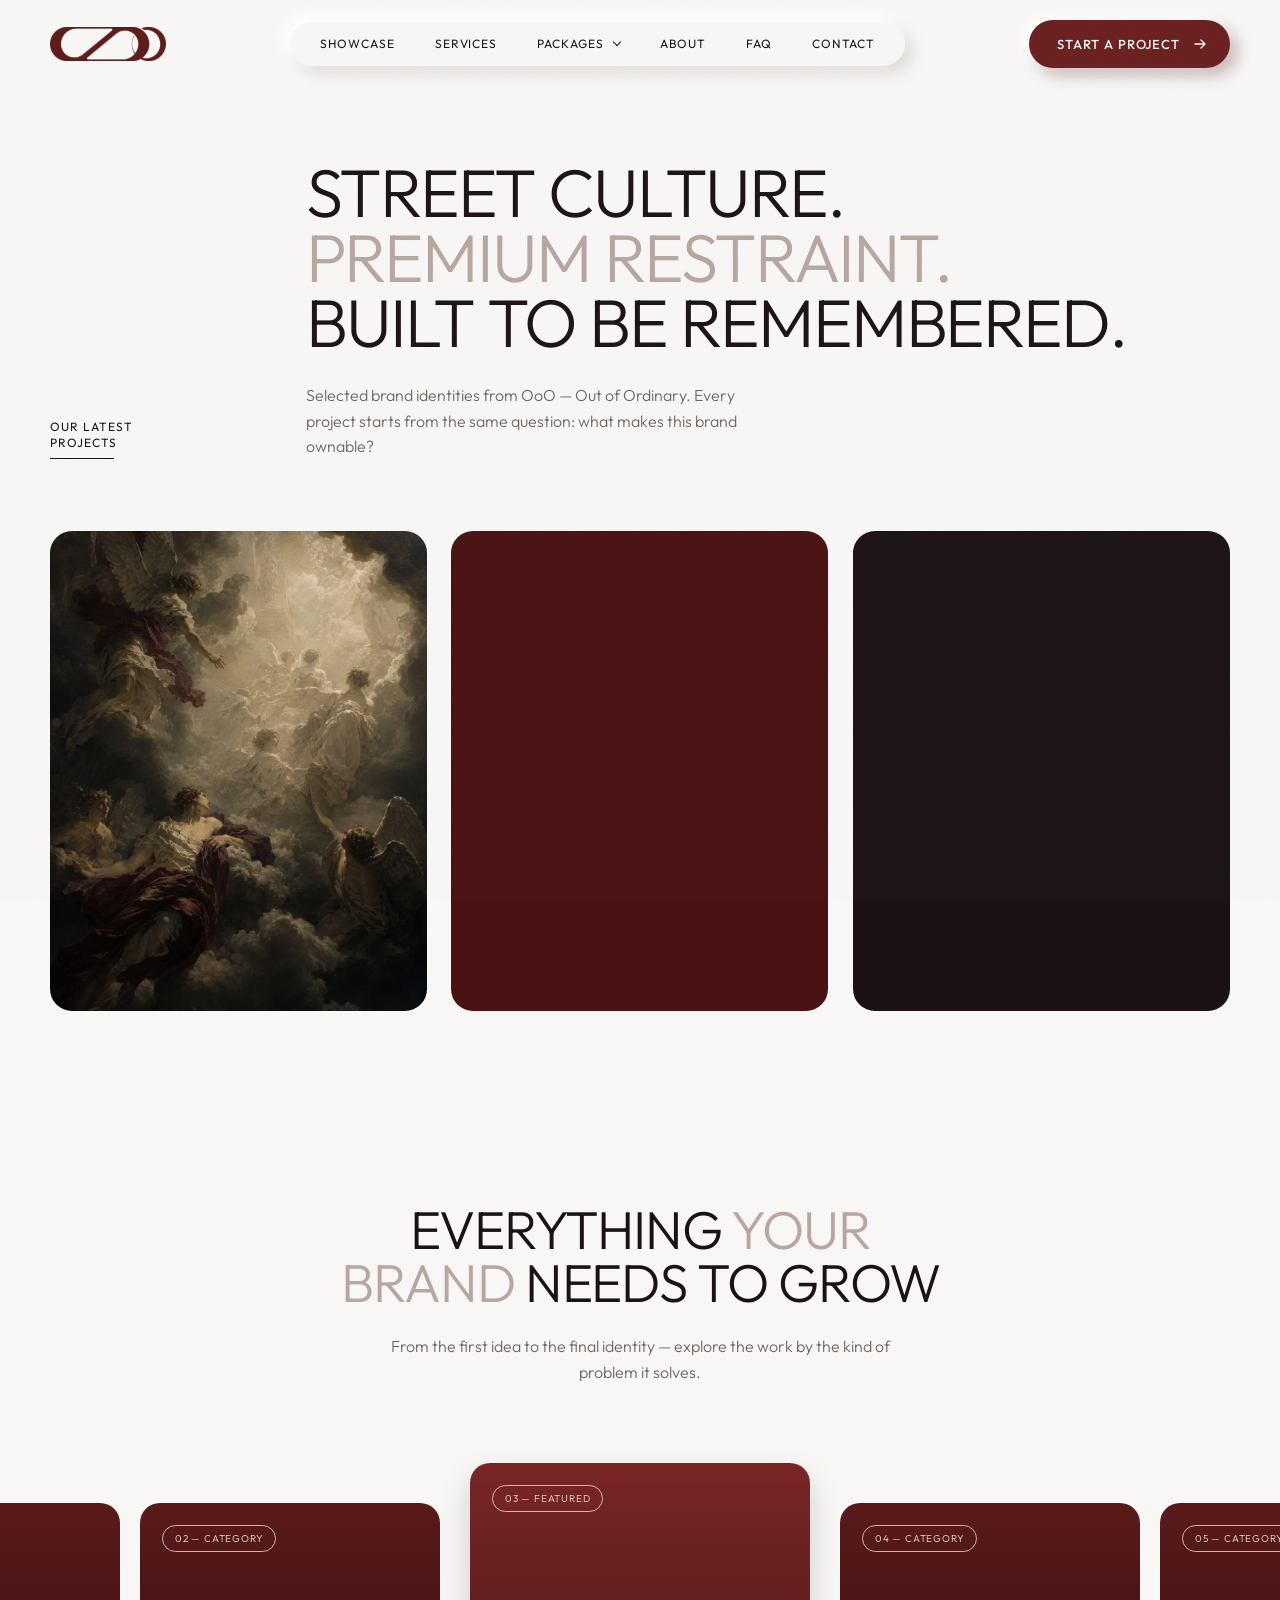
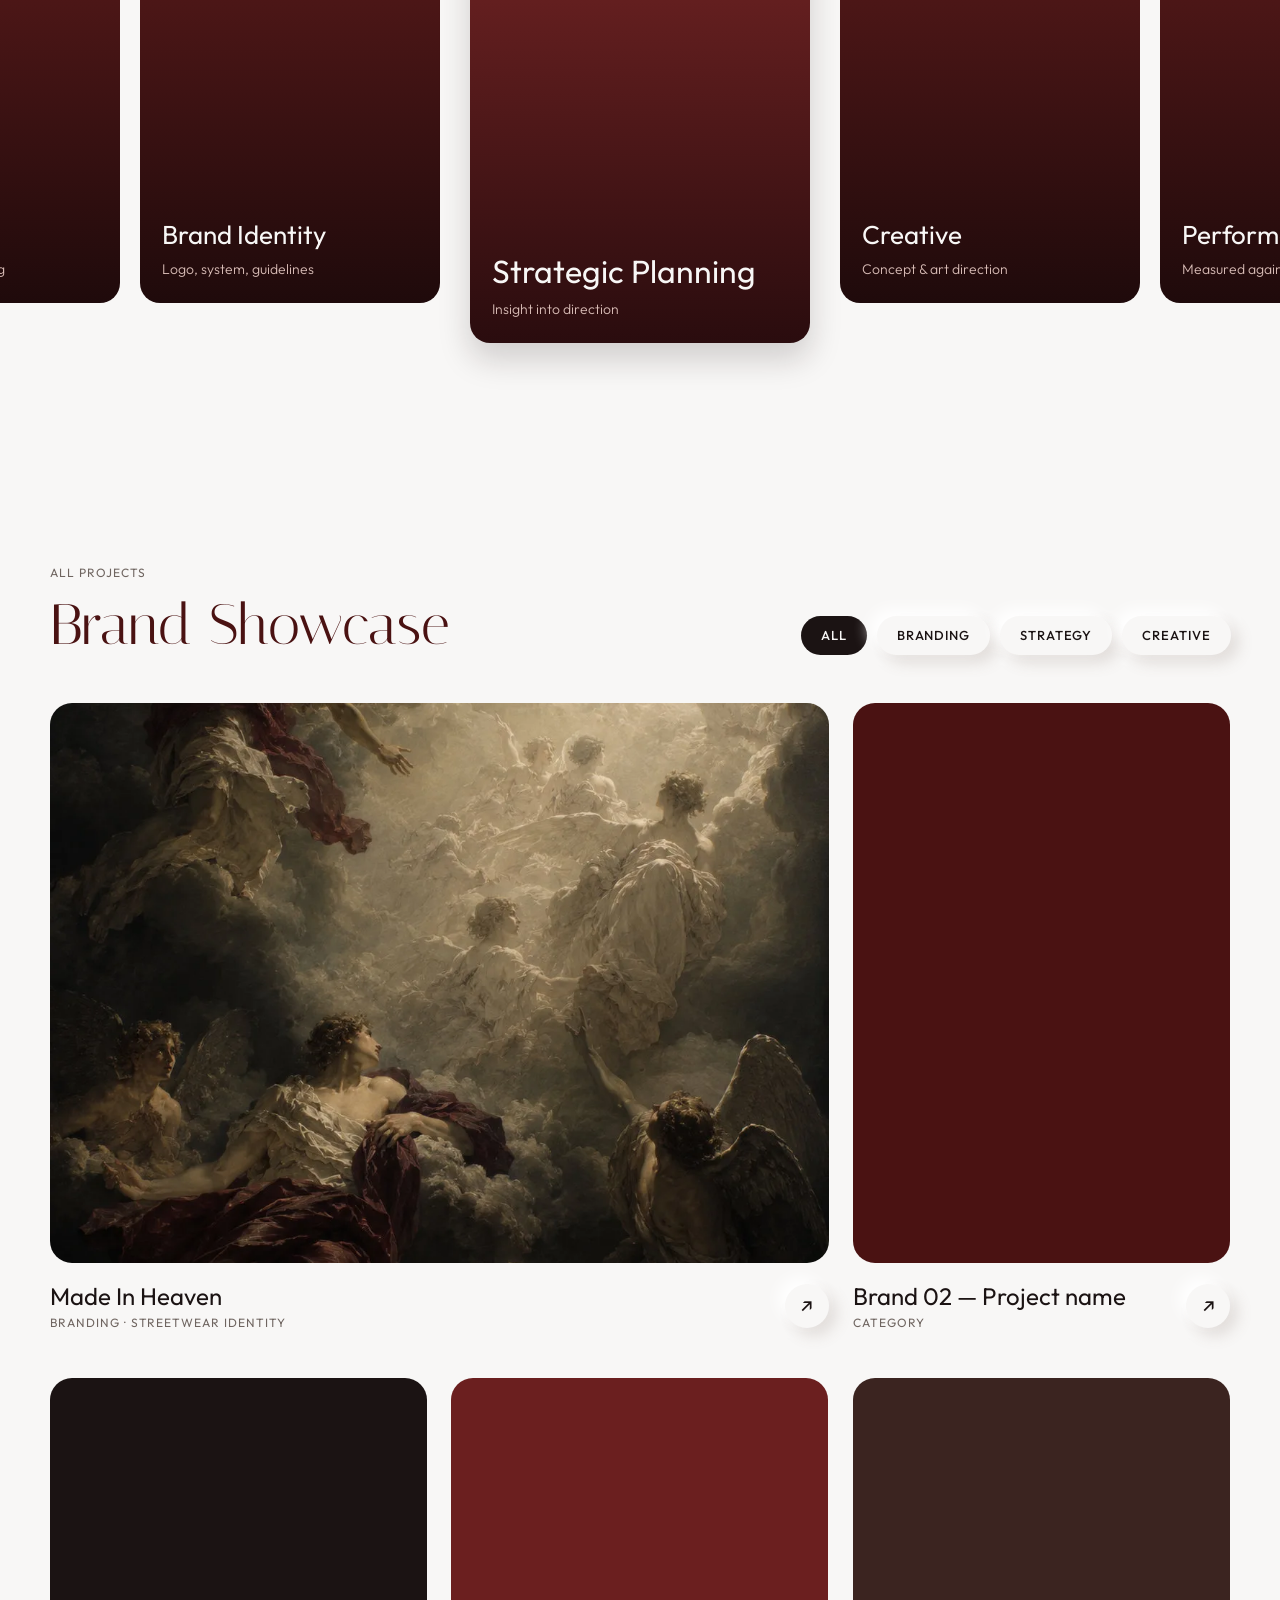
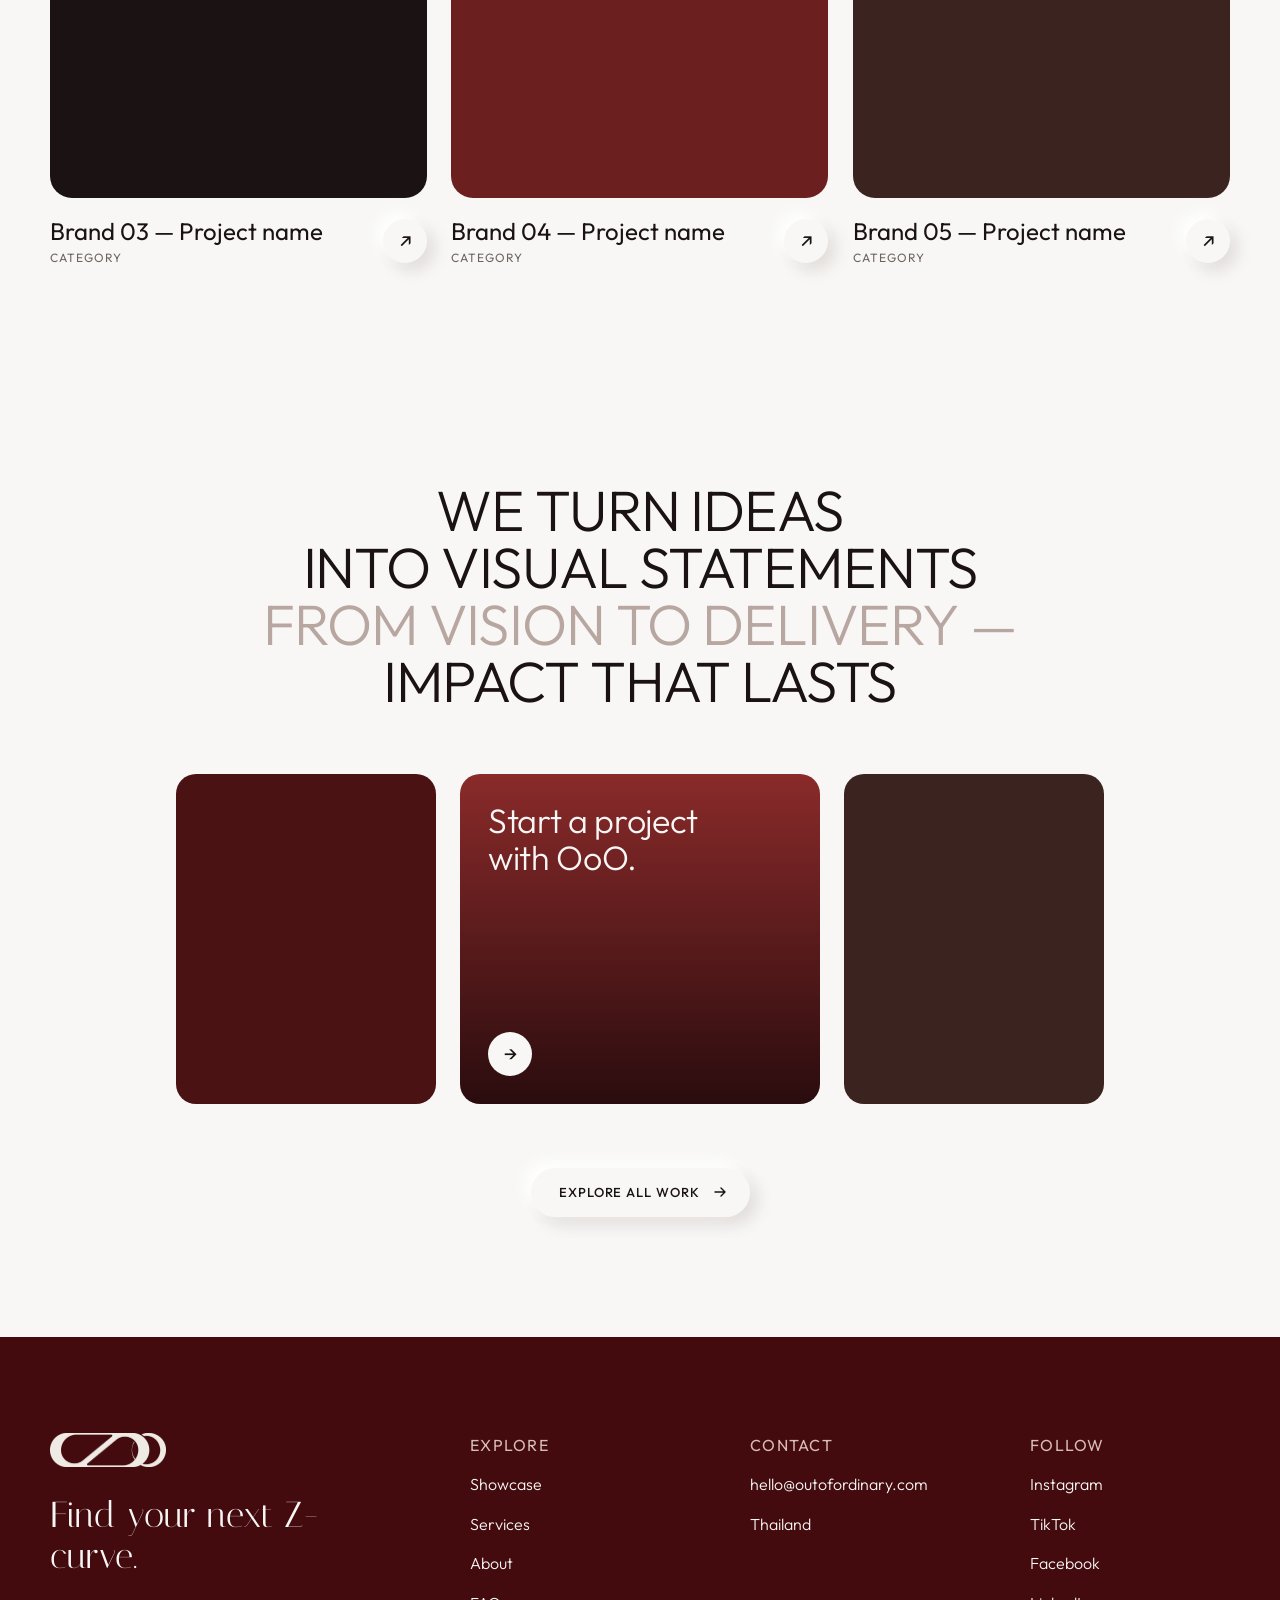
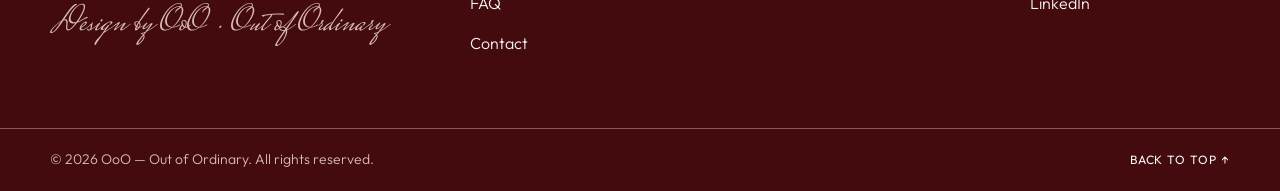
<file: work.html>
<!doctype html>
<html lang="en">
<head>
  <meta charset="utf-8">
  <meta name="viewport" content="width=device-width, initial-scale=1">
  <title>Brand Showcase — OoO · Out of Ordinary</title>
  <meta name="description" content="Selected brand identities from OoO — Out of Ordinary. Every project starts from the same question: what makes this brand ownable?">
  <link rel="icon" type="image/png" href="assets/img/favicon.png">
  <link rel="preconnect" href="https://fonts.googleapis.com">
  <link rel="preconnect" href="https://fonts.gstatic.com" crossorigin>
  <link href="https://fonts.googleapis.com/css2?family=IBM+Plex+Sans+Thai:wght@300;400&family=Italiana&family=Mrs+Saint+Delafield&family=Outfit:wght@300;400;500&display=swap" rel="stylesheet">
  <link rel="stylesheet" href="assets/css/style.css">
  <link rel="stylesheet" href="assets/css/work.css">
</head>
<body id="top">

  <!-- NAV -->
  <header class="nav">
    <div class="container nav__inner">
      <a class="nav__logo" href="index.html" aria-label="OoO — Out of Ordinary, home">
        <img class="logo-dark" src="assets/img/logo-mark.png" alt="OoO" width="116" height="34">
        <img class="logo-light" src="assets/img/logo-mark-light.png" alt="" width="116" height="34">
      </a>
      <nav class="nav__links" aria-label="Main">
        <a href="work.html" aria-current="page">Showcase</a>
        <a href="services.html">Services</a>
        <div class="nav__item">
          <a href="services.html#packages">Packages <span class="nav__caret" aria-hidden="true"></span></a>
          <div class="nav__menu" aria-label="Packages">
            <a href="package-branding.html">Branding / Re-Brand</a>
            <a href="package-strategy.html">Strategy Planner</a>
            <a href="package-business-development.html">Business Development</a>
          </div>
        </div>
        <a href="about.html">About</a>
        <a href="faq.html">FAQ</a>
        <a href="contact.html">Contact</a>
      </nav>
      <a class="btn btn--primary nav__cta" href="contact.html">Start a project
        <svg viewBox="0 0 16 16" fill="none" aria-hidden="true"><path d="M3 8H13M9 12L13 8L9 4" stroke="currentColor" stroke-width="1.4" stroke-linecap="round" stroke-linejoin="round"/></svg>
      </a>
      <button class="nav__toggle" type="button" aria-label="Menu" aria-expanded="false" aria-controls="mobile-menu"><span></span></button>
    </div>
  </header>
  <div class="mobile-menu" id="mobile-menu">
    <a class="mobile-menu__link" href="work.html" aria-current="page">Showcase</a>
    <a class="mobile-menu__link" href="services.html">Services</a>
    <a class="mobile-menu__link" href="services.html#packages">Packages</a>
    <div class="mobile-menu__sub">
      <a href="package-branding.html">Branding / Re-Brand</a>
      <a href="package-strategy.html">Strategy Planner</a>
      <a href="package-business-development.html">Business Development</a>
    </div>
    <a class="mobile-menu__link" href="about.html">About</a>
    <a class="mobile-menu__link" href="faq.html">FAQ</a>
    <a class="mobile-menu__link" href="contact.html">Contact</a>
    <a class="btn btn--primary" href="contact.html">Start a project
      <svg viewBox="0 0 16 16" fill="none" aria-hidden="true"><path d="M3 8H13M9 12L13 8L9 4" stroke="currentColor" stroke-width="1.4" stroke-linecap="round" stroke-linejoin="round"/></svg>
    </a>
  </div>

  <main class="work">
    <!-- INTRO -->
    <section class="section work-intro">
      <div class="container">
        <div class="work-intro__row">
          <div class="work-intro__label" data-reveal="fade">
            <p class="label">Our latest<br>projects</p>
            <span class="work-intro__rule" aria-hidden="true"></span>
          </div>
          <div class="work-intro__headline">
            <h1 class="work-display stagger">Street culture.<br><span class="tint">Premium restraint.</span><br>Built to be remembered.</h1>
            <p class="body-m muted work-intro__lede" data-reveal="up" style="--d:.45s">Selected brand identities from OoO — Out of Ordinary. Every project starts from the same question: what makes this brand ownable?</p>
          </div>
        </div>
        <div class="work-intro__cards">
          <a class="work-feature" href="case-made-in-heaven.html" style="--tone:var(--cocoa);--d:0s" data-reveal="up" aria-label="Made In Heaven — view case study">
            <img src="assets/img/showcase-mih.webp" alt="Made In Heaven brand identity" width="1082" height="1352">
          </a>
          <a class="work-feature" href="#projects" style="--tone:var(--wine);--d:.12s" data-reveal="up" aria-label="Brand 02 — Project name"></a>
          <a class="work-feature" href="#projects" style="--tone:var(--ink);--d:.24s" data-reveal="up" aria-label="Brand 03 — Project name"></a>
        </div>
      </div>
    </section>

    <!-- CATEGORIES -->
    <section class="section work-cats">
      <div class="container work-cats__head">
        <h2 class="work-display work-display--md" data-reveal="up">Everything <span class="tint">your</span><br><span class="tint">brand</span> needs to grow</h2>
        <p class="body-m muted work-cats__lede" data-reveal="up" style="--d:.15s">From the first idea to the final identity — explore the work by the kind of problem it solves.</p>
      </div>
      <div class="work-cats__track" data-reveal="scale" style="--d:.2s">
        <a class="cat-card" href="services.html#creative">
          <span class="cat-card__tag">01 — Category</span>
          <span class="cat-card__text"><span class="cat-card__title">Campaign</span><span class="cat-card__desc">Launch &amp; drop storytelling</span></span>
        </a>
        <a class="cat-card" href="services.html#identity">
          <span class="cat-card__tag">02 — Category</span>
          <span class="cat-card__text"><span class="cat-card__title">Brand Identity</span><span class="cat-card__desc">Logo, system, guidelines</span></span>
        </a>
        <a class="cat-card cat-card--featured" href="services.html#planning">
          <span class="cat-card__tag">03 — Featured</span>
          <span class="cat-card__text"><span class="cat-card__title">Strategic Planning</span><span class="cat-card__desc">Insight into direction</span></span>
        </a>
        <a class="cat-card" href="services.html#creative">
          <span class="cat-card__tag">04 — Category</span>
          <span class="cat-card__text"><span class="cat-card__title">Creative</span><span class="cat-card__desc">Concept &amp; art direction</span></span>
        </a>
        <a class="cat-card" href="services.html#performance">
          <span class="cat-card__tag">05 — Category</span>
          <span class="cat-card__text"><span class="cat-card__title">Performance</span><span class="cat-card__desc">Measured against one outcome</span></span>
        </a>
      </div>
    </section>

    <!-- ALL PROJECTS -->
    <section class="section work-all" id="projects">
      <div class="container">
        <div class="work-all__head">
          <div data-reveal="up">
            <p class="label label--muted">All projects</p>
            <h2 class="serif-title">Brand Showcase</h2>
          </div>
          <div class="work-filters" role="group" aria-label="Filter projects" data-reveal="up" style="--d:.15s">
            <button class="chip is-active" type="button" data-filter="all" aria-pressed="true">All</button>
            <button class="chip" type="button" data-filter="branding" aria-pressed="false">Branding</button>
            <button class="chip" type="button" data-filter="strategy" aria-pressed="false">Strategy</button>
            <button class="chip" type="button" data-filter="creative" aria-pressed="false">Creative</button>
          </div>
        </div>
        <div class="work-grid" data-work-grid>
          <a class="work-card work-card--wide work-card--tall" href="case-made-in-heaven.html" data-category="branding" data-reveal="up">
            <span class="work-card__img" style="--tone:var(--cocoa)"><img src="assets/img/showcase-mih.webp" alt="Made In Heaven brand identity" width="1082" height="1352" loading="lazy"></span>
            <span class="work-card__meta">
              <span class="work-card__text"><span class="work-card__title">Made In Heaven</span><span class="label label--muted">Branding · Streetwear identity</span></span>
              <span class="work-card__go" aria-hidden="true">↗</span>
            </span>
          </a>
          <a class="work-card work-card--tall" href="case-made-in-heaven.html" data-category="strategy" data-reveal="up" style="--d:.12s">
            <span class="work-card__img" style="--tone:var(--wine)"></span>
            <span class="work-card__meta">
              <span class="work-card__text"><span class="work-card__title">Brand 02 — Project name</span><span class="label label--muted">Category</span></span>
              <span class="work-card__go" aria-hidden="true">↗</span>
            </span>
          </a>
          <a class="work-card" href="case-made-in-heaven.html" data-category="creative" data-reveal="up">
            <span class="work-card__img" style="--tone:var(--ink)"></span>
            <span class="work-card__meta">
              <span class="work-card__text"><span class="work-card__title">Brand 03 — Project name</span><span class="label label--muted">Category</span></span>
              <span class="work-card__go" aria-hidden="true">↗</span>
            </span>
          </a>
          <a class="work-card" href="case-made-in-heaven.html" data-category="branding" data-reveal="up" style="--d:.12s">
            <span class="work-card__img" style="--tone:var(--burgundy)"></span>
            <span class="work-card__meta">
              <span class="work-card__text"><span class="work-card__title">Brand 04 — Project name</span><span class="label label--muted">Category</span></span>
              <span class="work-card__go" aria-hidden="true">↗</span>
            </span>
          </a>
          <a class="work-card" href="case-made-in-heaven.html" data-category="creative strategy" data-reveal="up" style="--d:.24s">
            <span class="work-card__img" style="--tone:var(--cocoa)"></span>
            <span class="work-card__meta">
              <span class="work-card__text"><span class="work-card__title">Brand 05 — Project name</span><span class="label label--muted">Category</span></span>
              <span class="work-card__go" aria-hidden="true">↗</span>
            </span>
          </a>
        </div>
        <p class="body-m muted work-empty" data-work-empty hidden>No projects in this category yet.</p>
      </div>
    </section>

    <!-- CLOSING STATEMENT -->
    <section class="section work-close">
      <div class="container work-close__inner">
        <h2 class="work-display work-display--lg stagger">We turn ideas<br>into visual statements<br><span class="tint">from vision to delivery —</span><br>impact that lasts</h2>
        <div class="work-close__cards">
          <span class="work-close__img" style="--tone:var(--wine)" data-reveal="left" aria-hidden="true"></span>
          <a class="work-close__cta" href="contact.html" data-reveal="up" style="--d:.15s">
            <span class="work-close__cta-text">Start a project<br>with OoO.</span>
            <span class="work-close__go" aria-hidden="true">→</span>
          </a>
          <span class="work-close__img" style="--tone:var(--cocoa)" data-reveal="right" aria-hidden="true"></span>
        </div>
        <a class="btn" href="#projects" data-reveal="up" style="--d:.3s">Explore all work
          <svg viewBox="0 0 16 16" fill="none" aria-hidden="true"><path d="M3 8H13M9 12L13 8L9 4" stroke="currentColor" stroke-width="1.4" stroke-linecap="round" stroke-linejoin="round"/></svg>
        </a>
      </div>
    </section>
  </main>

  <!-- FOOTER -->
  <footer class="footer">
    <div class="container footer__top">
      <div class="footer__brand">
        <img src="assets/img/logo-mark-light.png" alt="OoO" width="116" height="34">
        <p class="serif-sm">Find your next Z-curve.</p>
        <p class="script rose">Design by OoO · Out of Ordinary</p>
      </div>
      <div class="footer__col">
        <p class="label label--rose">Explore</p>
        <a href="work.html">Showcase</a>
        <a href="services.html">Services</a>
        <a href="about.html">About</a>
        <a href="faq.html">FAQ</a>
        <a href="contact.html">Contact</a>
      </div>
      <div class="footer__col">
        <p class="label label--rose">Contact</p>
        <a href="mailto:hello@outofordinary.com">hello@outofordinary.com</a>
        <p>Thailand</p>
      </div>
      <div class="footer__col">
        <p class="label label--rose">Follow</p>
        <a href="#" rel="noopener">Instagram</a>
        <a href="#" rel="noopener">TikTok</a>
        <a href="#" rel="noopener">Facebook</a>
        <a href="#" rel="noopener">LinkedIn</a>
      </div>
    </div>
    <div class="footer__bar">
      <div class="container">
        <p>© <span data-year>2026</span> OoO — Out of Ordinary. All rights reserved.</p>
        <a class="label" href="#top">Back to top ↑</a>
      </div>
    </div>
  </footer>

  <script src="assets/js/main.js" defer></script>
  <script src="assets/js/work.js" defer></script>
</body>
</html>
</file>
<file: assets/css/style.css>
/* ==========================================================================
   OoO — Out of Ordinary · shared styles
   Tokens mirror the Figma file (Foundations — Color & Type)
   ========================================================================== */

:root {
  --paper: #f8f7f6;
  --surface: #f8f7f6;
  --ink: #1b1313;
  --wine: #4a1212;
  --burgundy: #6b1f1f;
  --cocoa: #3b2420;
  --rose: #d8bcb6;
  --blue: #a9bcd4;
  --line: #ddd8d2;
  --muted: #6f6560;
  --navy: #2f3b5a;
  --footer: #430b0e;

  --f-sans: "Outfit", "IBM Plex Sans Thai", system-ui, sans-serif;
  --f-serif: "Italiana", "Outfit", serif;
  --f-script: "Mrs Saint Delafield", cursive;
  --f-thai: "IBM Plex Sans Thai", "Outfit", sans-serif;

  --gutter: clamp(20px, 3.9vw, 56px);
  --max: 1440px;

  /* Neumorphic effects (Figma effect styles Neu/*) */
  --neu-raised: -12px -12px 30px #fff, 12px 12px 30px rgba(110, 87, 79, .15);
  --neu-raised-sm: -7px -7px 16px #fff, 7px 7px 16px rgba(110, 87, 79, .18);
  --neu-raised-wine: -5px -5px 14px rgba(255, 255, 255, .9), 7px 7px 16px rgba(74, 18, 18, .3);
  --neu-sunken: inset 3px 4px 9px rgba(110, 87, 79, .22), inset -3px -3px 6px rgba(255, 255, 255, .55);
  --neu-sunken-deep: inset 5px 5px 10px rgba(110, 87, 79, .26), inset -4px -4px 8px #fff;
  --card-shadow: 0 10px 28px rgba(27, 19, 19, .14);

  --ease-out: cubic-bezier(.22, .61, .36, 1);
  --ease-soft: cubic-bezier(.5, 0, .5, 1);
  --ease-expo: cubic-bezier(.16, 1, .3, 1);
}

*, *::before, *::after { box-sizing: border-box; }
html { -webkit-text-size-adjust: 100%; scroll-behavior: smooth; }
body {
  margin: 0;
  background: var(--paper);
  color: var(--ink);
  font-family: var(--f-sans);
  font-weight: 300;
  font-size: 16px;
  line-height: 1.6;
  -webkit-font-smoothing: antialiased;
  overflow-x: hidden;
}
img { display: block; max-width: 100%; height: auto; }
a { color: inherit; text-decoration: none; }
button { font: inherit; color: inherit; background: none; border: 0; padding: 0; cursor: pointer; }
p, h1, h2, h3, h4 { margin: 0; font-weight: inherit; }
ul { margin: 0; padding: 0; list-style: none; }
:focus-visible { outline: 2px solid var(--burgundy); outline-offset: 3px; border-radius: 6px; }

.sr-only { position: absolute; width: 1px; height: 1px; overflow: hidden; clip: rect(0 0 0 0); white-space: nowrap; }

/* ---------- Layout ---------- */
.container { width: 100%; max-width: var(--max); margin-inline: auto; padding-inline: var(--gutter); }
.section { position: relative; overflow: hidden; overflow: clip; }

/* ---------- Type (Figma text styles) ---------- */
.label { font: 400 12px/1.3 var(--f-sans); letter-spacing: .08em; text-transform: uppercase; }
.label--muted { color: var(--muted); }
.label--rose { color: var(--rose); }
.h1 { font: 300 clamp(44px, 5vw, 72px)/1.02 var(--f-sans); letter-spacing: -.015em; }
.h2 { font: 300 clamp(36px, 3.4vw, 48px)/1.1 var(--f-sans); letter-spacing: -.01em; }
.h2-xl { font: 300 clamp(36px, 3.9vw, 56px)/1.02 var(--f-sans); letter-spacing: -.015em; }
.h3 { font: 400 clamp(22px, 2vw, 28px)/1.25 var(--f-sans); }
.serif { font-family: var(--f-serif); font-weight: 400; }
.serif-title { font: 400 clamp(44px, 4.45vw, 64px)/1.05 var(--f-serif); color: var(--wine); }
.serif-xl { font: 400 clamp(56px, 6.7vw, 96px)/1 var(--f-serif); color: var(--wine); }
.serif-sm { font: 400 36px/1.15 var(--f-serif); }
.body-l { font-size: clamp(17px, 1.4vw, 20px); line-height: 1.55; }
.body-m { font-size: 16px; line-height: 1.6; }
.body-s { font-size: 14px; line-height: 1.55; }
.script { font: 400 clamp(32px, 2.8vw, 40px)/1.1 var(--f-script); }
.thai { font-family: var(--f-thai); font-weight: 300; line-height: 1.5; }
.muted { color: var(--muted); }
.ink { color: var(--ink); }
.paper { color: var(--paper); }
.rose { color: var(--rose); }
.wine { color: var(--wine); }
.burgundy { color: var(--burgundy); }
.upper { text-transform: uppercase; }

/* ---------- Buttons ----------
   Default raised · hover sinks in · press sinks deeper (Figma State=Hover/Pressed) */
.btn {
  --btn-bg: var(--surface);
  --btn-fg: var(--ink);
  --btn-shadow: var(--neu-raised-sm);
  --btn-shadow-hover: var(--neu-sunken);
  --btn-shadow-press: var(--neu-sunken-deep);
  display: inline-flex; align-items: center; gap: 12px;
  padding: 16px 22px 16px 28px;
  border-radius: 100px;
  background: var(--btn-bg);
  color: var(--btn-fg);
  box-shadow: var(--btn-shadow);
  font: 500 13px/1.3 var(--f-sans);
  letter-spacing: .07em;
  text-transform: uppercase;
  white-space: nowrap;
  transition: box-shadow .22s var(--ease-out), background-color .22s var(--ease-out), transform .22s var(--ease-out);
}
.btn svg { width: 16px; height: 16px; flex: none; transition: transform .25s var(--ease-out); }
.btn:hover { box-shadow: var(--btn-shadow-hover); }
.btn:hover svg { transform: translateX(3px); }
.btn:active { box-shadow: var(--btn-shadow-press); transform: scale(.985); }

.btn--primary {
  --btn-bg: var(--burgundy); --btn-fg: var(--paper);
  --btn-shadow: var(--neu-raised-wine);
  --btn-shadow-hover: inset 3px 4px 10px rgba(0, 0, 0, .3), inset -2px -2px 6px rgba(255, 255, 255, .1);
  --btn-shadow-press: inset 4px 6px 14px rgba(0, 0, 0, .45), inset -3px -3px 8px rgba(255, 255, 255, .18);
}
.btn--primary:hover { background: #5c1a1a; }
.btn--primary:active { background: #541717; }
.btn--light { --btn-bg: var(--paper); --btn-shadow: 0 8px 22px rgba(0, 0, 0, .28); }
.btn--glass {
  --btn-bg: rgba(255, 255, 255, .14); --btn-fg: #f7f7f5;
  --btn-shadow: none;
  --btn-shadow-hover: inset 3px 4px 10px rgba(0, 0, 0, .38), inset -2px -2px 6px rgba(255, 255, 255, .12);
  --btn-shadow-press: inset 4px 6px 14px rgba(0, 0, 0, .55), inset -2px -2px 6px rgba(255, 255, 255, .08);
  border: 1px solid #f7f7f5;
  padding: 15px 21px 15px 27px;
  -webkit-backdrop-filter: blur(6px); backdrop-filter: blur(6px);
}
.btn--glass:hover { background: rgba(255, 255, 255, .06); }
.btn--glass:active { background: rgba(255, 255, 255, .02); }

.icon-btn {
  width: 52px; height: 52px; border-radius: 50%;
  display: inline-grid; place-items: center;
  background: var(--surface); box-shadow: var(--neu-raised-sm);
  transition: box-shadow .22s var(--ease-out), transform .22s var(--ease-out);
}
.icon-btn svg { width: 16px; height: 16px; }
.icon-btn:hover { box-shadow: var(--neu-sunken); }
.icon-btn:active { box-shadow: var(--neu-sunken-deep); transform: scale(.97); }

/* ---------- Nav ---------- */
.nav {
  position: fixed; inset: 0 0 auto 0; z-index: 50;
  height: calc(88px + env(safe-area-inset-top, 0px)); padding-top: env(safe-area-inset-top, 0px);
  transition: height .35s var(--ease-out), background-color .35s var(--ease-out), box-shadow .35s var(--ease-out);
}
/* Sticky nav: once the page scrolls, it gets a frosted paper bar so it reads over any section */
.nav.is-scrolled {
  height: calc(72px + env(safe-area-inset-top, 0px));
  /* thin liquid glass: mostly blur, a breath of paper tint, light caught on the rims */
  background: linear-gradient(180deg, rgba(248, 247, 246, .52), rgba(248, 247, 246, .36));
  -webkit-backdrop-filter: blur(18px) saturate(1.6); backdrop-filter: blur(18px) saturate(1.6);
  box-shadow: inset 0 1px 0 rgba(255, 255, 255, .55), inset 0 -1px 0 rgba(255, 255, 255, .35), 0 8px 24px rgba(27, 19, 19, .06);
}
.nav.is-scrolled .nav__links { box-shadow: -5px -5px 12px #fff, 5px 5px 12px rgba(110, 87, 79, .14); }
.nav--light.is-scrolled .nav__logo .logo-dark { display: block; }
.nav--light.is-scrolled .nav__logo .logo-light { display: none; }
/* over a dark section the glass takes a smoky tint and the logo turns light */
.nav.is-scrolled.is-on-dark { background: linear-gradient(180deg, rgba(27, 12, 12, .34), rgba(27, 12, 12, .22)); box-shadow: inset 0 1px 0 rgba(255, 255, 255, .14), inset 0 -1px 0 rgba(255, 255, 255, .1), 0 8px 24px rgba(0, 0, 0, .12); }
.nav.is-scrolled.is-on-dark .nav__logo .logo-dark { display: none; }
.nav.is-scrolled.is-on-dark .nav__logo .logo-light { display: block; }
.nav.is-scrolled.is-on-dark .nav__links { box-shadow: 0 8px 24px rgba(0, 0, 0, .25); }
html { scroll-padding-top: 96px; }
.nav__inner { height: 100%; display: flex; align-items: center; justify-content: space-between; gap: 24px; }
.nav__logo img { width: 116px; height: auto; }
.nav__links {
  display: flex; align-items: center;
  padding: 4px 10px; border-radius: 999px;
  background: var(--surface); box-shadow: var(--neu-raised-sm);
}
.nav__links a {
  padding: 10px 20px; border-radius: 100px;
  font: 400 12px/1.3 var(--f-sans); letter-spacing: .08em; text-transform: uppercase;
  transition: box-shadow .18s var(--ease-out), background-color .18s var(--ease-out);
}
.nav__links a:hover { background: rgba(110, 87, 79, .07); box-shadow: inset 2px 3px 8px rgba(110, 87, 79, .28), inset -2px -2px 6px rgba(255, 255, 255, .9); }
.nav__links a:active { background: rgba(110, 87, 79, .12); box-shadow: inset 3px 5px 12px rgba(110, 87, 79, .42), inset -2px -2px 6px rgba(255, 255, 255, .7); }
.nav__toggle { display: none; }
.nav--light .nav__logo .logo-dark { display: none; }
.nav__logo .logo-light { display: none; }
.nav--light .nav__logo .logo-light { display: block; }

.mobile-menu { display: none; }

@media (max-width: 1100px) {
  .nav__cta { display: none; }
}
@media (max-width: 840px) {
  .nav { height: calc(72px + env(safe-area-inset-top, 0px)); }
  .nav__links, .nav__cta { display: none; }
  .nav__logo img { width: 96px; }
  .nav__toggle {
    display: inline-grid; place-items: center; width: 48px; height: 48px; border-radius: 50%;
    background: var(--surface); box-shadow: var(--neu-raised-sm);
  }
  .nav__toggle span, .nav__toggle span::before, .nav__toggle span::after {
    display: block; width: 18px; height: 1.4px; background: var(--ink); position: relative; transition: transform .3s var(--ease-out), opacity .2s;
  }
  .nav__toggle span::before, .nav__toggle span::after { content: ""; position: absolute; left: 0; }
  .nav__toggle span::before { top: -6px; }
  .nav__toggle span::after { top: 6px; }
  body.menu-open .nav__toggle span { background: transparent; }
  body.menu-open .nav__toggle span::before { transform: translateY(6px) rotate(45deg); }
  body.menu-open .nav__toggle span::after { transform: translateY(-6px) rotate(-45deg); }

  .mobile-menu {
    display: flex; flex-direction: column; justify-content: center; gap: 8px;
    position: fixed; inset: 0; z-index: 40; padding: 96px var(--gutter) 48px;
    background: var(--paper);
    opacity: 0; visibility: hidden; transition: opacity .35s var(--ease-out), visibility .35s;
  }
  .mobile-menu a.mobile-menu__link { font: 400 44px/1.25 var(--f-serif); color: var(--wine); }
  .mobile-menu .btn { margin-top: 28px; align-self: flex-start; }
  body.menu-open .mobile-menu { opacity: 1; visibility: visible; }
  body.menu-open { overflow: hidden; }
  body.menu-open .nav { position: fixed; }
  body.menu-open .nav--light .nav__logo .logo-dark { display: block; }
  body.menu-open .nav--light .nav__logo .logo-light { display: none; }
}

/* ---------- Footer ---------- */
.footer { background: var(--footer); color: var(--paper); }
.footer__top { display: flex; gap: 80px; padding-top: 96px; padding-bottom: 72px; }
.footer__brand { flex: 1; display: flex; flex-direction: column; gap: 28px; }
.footer__brand img { width: 116px; }
.footer__col { width: 200px; display: flex; flex-direction: column; gap: 14px; }
.footer__col a, .footer__col p { font-size: 16px; line-height: 1.6; }
.footer__col a { transition: color .2s; }
.footer__col a:hover { color: var(--rose); }
.footer__bar { border-top: 1px solid #8e5558; }
.footer__bar .container { display: flex; justify-content: space-between; align-items: center; gap: 16px; padding-block: 20px; }
.footer__bar p { font-size: 14px; line-height: 1.55; color: var(--rose); }
.footer__bar a:hover { color: var(--rose); }
@media (max-width: 1200px) {
  .footer__top { flex-wrap: wrap; gap: 40px; padding-top: 72px; padding-bottom: 56px; }
  .footer__brand { flex-basis: 100%; }
  .footer__col { width: auto; min-width: 140px; flex: 1; }
}
@media (max-width: 560px) {
  .footer__brand .serif-sm { font-size: 30px; }
  .footer__col:nth-child(3) { order: -1; flex-basis: 100%; }
  .footer__bar .container { flex-direction: column; align-items: flex-start; }
}

/* ---------- Marquee ---------- */
.marquee { position: relative; overflow: hidden; height: 56px; width: 100%; }
.marquee__track { display: flex; width: max-content; height: 100%; animation: marquee 32s linear infinite; }
.marquee__group { display: flex; align-items: center; gap: 120px; padding-right: 120px; flex: none; }
.marquee__group img { flex: none; transition: transform .3s var(--ease-out); }
.marquee__group img:hover { transform: scale(1.06); }
.marquee::before, .marquee::after {
  content: ""; position: absolute; top: 0; bottom: 0; width: 120px; z-index: 1; pointer-events: none;
}
.marquee::before { left: 0; background: linear-gradient(90deg, var(--paper), rgba(248, 247, 246, 0)); }
.marquee::after { right: 0; background: linear-gradient(270deg, var(--paper), rgba(248, 247, 246, 0)); }
@keyframes marquee { to { transform: translateX(-50%); } }
@media (max-width: 680px) {
  .marquee { height: 40px; }
  .marquee__group { gap: 64px; padding-right: 64px; }
  .marquee__group img { zoom: .72; }
  .marquee::before, .marquee::after { width: 56px; }
}

/* ---------- FAQ accordion (shared) ---------- */
.faq { border-top: 1px solid var(--line); }
.faq__item { border-bottom: 1px solid var(--line); }
.faq__q {
  width: 100%; display: flex; align-items: center; justify-content: space-between; gap: 24px;
  padding: 28px 0; text-align: left;
  font: 400 clamp(18px, 1.6vw, 22px)/1.35 var(--f-sans);
}
.faq__icon { position: relative; width: 16px; height: 16px; flex: none; }
.faq__icon::before, .faq__icon::after {
  content: ""; position: absolute; left: 50%; top: 50%; width: 14px; height: 1.4px; background: currentColor;
  transform: translate(-50%, -50%); transition: transform .35s var(--ease-out);
}
.faq__icon::after { transform: translate(-50%, -50%) rotate(90deg); }
.faq__item.is-open .faq__icon::after { transform: translate(-50%, -50%) rotate(0deg); }
.faq__a { display: grid; grid-template-rows: 0fr; transition: grid-template-rows .45s var(--ease-out); }
.faq__a > div { overflow: hidden; }
.faq__a p { padding-bottom: 28px; max-width: 760px; color: var(--muted); }
.faq__item.is-open .faq__a { grid-template-rows: 1fr; }

/* ---------- Scroll reveal ----------
   Each section plays once when it enters the viewport.
   fade-up +36px · 0.85s ease-out (web motion spec from the Figma timeline) */
.js [data-reveal] { opacity: 0; transition: opacity .85s var(--ease-out), transform .85s var(--ease-out); transition-delay: var(--d, 0s); will-change: opacity, transform; }
.js [data-reveal="up"] { transform: translateY(36px); }
.js [data-reveal="down"] { transform: translateY(-36px); }
.js [data-reveal="left"] { transform: translateX(-80px); }
.js [data-reveal="right"] { transform: translateX(120px); }
.js [data-reveal="zoom"] { transform: scale(1.08); }
.js [data-reveal="scale"] { transform: scale(.94); }
.js [data-reveal="fade"] { transform: none; }
.js [data-reveal="drop"] { transform: translateY(-60px) rotate(var(--rot-from, 0deg)); }
.js [data-reveal].is-in { opacity: 1; transform: none; }
.js [data-reveal="drop"].is-in { transform: rotate(var(--rot, 0deg)); }

/* Headlines: each word rises out of its own masked slot (editorial pull-up) */
.stagger .wm { display: inline-block; overflow: hidden; vertical-align: top; padding: .08em .06em .18em; margin: -.08em -.06em -.18em; }
.stagger .w { display: inline-block; }
.js .stagger .w { transform: translateY(112%); transition: transform 1.15s var(--ease-expo); transition-delay: calc(var(--i) * 70ms + var(--d, 0s)); }
.js .stagger.is-in .w { transform: none; }

/* Scroll-lit text: words start dim and light up with scroll (driven by main.js) */
.scroll-words .w { transition: opacity .25s linear; }
.js .scroll-words .w { opacity: .16; }

/* Stacking step cards — desktop only; mobile keeps the page's own layout */
@media (min-width: 981px) {
  .section .container.stack { display: grid; grid-template-columns: minmax(0, 5fr) minmax(0, 7fr); gap: 64px; align-items: start; }
  .stack .stack__head { position: sticky; top: 140px; margin-bottom: 0; }
  .stack .stack__list { display: flex; flex-direction: column; gap: 0; }
  .stack .stack__list > li {
    position: sticky; top: calc(130px + var(--si, 0) * 22px);
    flex: none; min-height: 240px; margin-bottom: 22vh; padding: 40px 44px;
    border: 0; border-radius: 28px; background: var(--surface); box-shadow: var(--neu-raised);
    transform-origin: 50% 0;
  }
  .stack .stack__list > li:last-child { margin-bottom: 0; }
  .stack .stack__list > li .h3 { font-size: clamp(28px, 2.5vw, 36px); }
}

/* Paper grain over the whole page — barely there, kills the flat digital look */
body::after {
  content: ""; position: fixed; inset: 0; z-index: 90; pointer-events: none; opacity: .45;
  background-size: 200px 200px;
  background-image: url("data:image/svg+xml,%3Csvg xmlns='http://www.w3.org/2000/svg' width='200' height='200'%3E%3Cfilter id='n'%3E%3CfeTurbulence type='fractalNoise' baseFrequency='0.9' numOctaves='4' stitchTiles='stitch'/%3E%3C/filter%3E%3Crect width='100%25' height='100%25' filter='url(%23n)' opacity='0.08'/%3E%3C/svg%3E");
}

@media (prefers-reduced-motion: reduce) {
  html { scroll-behavior: auto; }
  .js [data-reveal], .js .stagger .w, .js .scroll-words .w { opacity: 1 !important; transform: none !important; transition: none !important; }
  .marquee__track { animation: none; }
}

/* ---------- Toast ---------- */
.toast {
  position: fixed; left: 50%; bottom: 32px; z-index: 100;
  transform: translate(-50%, 20px); opacity: 0; pointer-events: none;
  display: flex; align-items: center; gap: 12px;
  padding: 16px 24px; border-radius: 100px;
  background: var(--ink); color: var(--paper); box-shadow: 0 14px 40px rgba(27, 19, 19, .25);
  transition: opacity .35s var(--ease-out), transform .35s var(--ease-out);
}
.toast.is-show { opacity: 1; transform: translate(-50%, 0); }

/* ---------- Nav: Services → Packages dropdown ---------- */
.nav__item { position: relative; display: flex; }
.nav__menu {
  position: absolute; left: 50%; top: calc(100% + 14px); z-index: 60;
  min-width: 240px; padding: 10px; border-radius: 22px;
  display: flex; flex-direction: column; gap: 2px;
  background: var(--surface); box-shadow: 0 2px 6px rgba(27, 19, 19, .06), 0 18px 40px rgba(27, 19, 19, .16);
  opacity: 0; visibility: hidden; translate: -50% -6px;
  transition: opacity .25s var(--ease-out), translate .25s var(--ease-out), visibility .25s;
}
.nav__menu::before { content: ""; position: absolute; left: 0; right: 0; top: -16px; height: 16px; } /* hover bridge */
.nav__caret { display: inline-block; width: 6px; height: 6px; margin-left: 6px; border-right: 1.2px solid currentColor; border-bottom: 1.2px solid currentColor; rotate: 45deg; translate: 0 -3px; transition: rotate .25s var(--ease-out), translate .25s var(--ease-out); }
.nav__item:hover .nav__caret, .nav__item:focus-within .nav__caret { rotate: 225deg; translate: 0 1px; }
.nav__links .nav__menu a { padding: 10px 14px; border-radius: 14px; font: 300 15px/1.4 var(--f-sans); letter-spacing: 0; text-transform: none; white-space: nowrap; }
.nav__item:hover .nav__menu, .nav__item:focus-within .nav__menu { opacity: 1; visibility: visible; translate: -50% 0; }
.mobile-menu__sub { display: flex; flex-direction: column; gap: 6px; padding: 2px 0 10px 4px; }
.mobile-menu__sub a { font-size: 17px; color: var(--muted); }
body.menu-open .nav.is-on-dark .nav__logo .logo-dark { display: block; }
body.menu-open .nav.is-on-dark .nav__logo .logo-light { display: none; }
body.menu-open .nav.is-scrolled { background: transparent; box-shadow: none; -webkit-backdrop-filter: none; backdrop-filter: none; }
.nav.is-scrolled.is-on-dark .nav__cta:not(:hover) { box-shadow: 0 8px 20px rgba(0, 0, 0, .3); }
</file>
<file: assets/css/home.css>
/* 01 — Home */

/* ---------- Hero ----------
   The bridge spans the top; its arch opening (≈ x 30–70 %, from y 43 % down)
   frames the headline. --bw is the rendered bridge width. */
.hero { --bw: min(100vw, 1680px); padding-top: 104px; text-align: center; }
.hero__stage { position: relative; width: var(--bw); margin-inline: auto; }
.hero__bridge {
  display: block; width: 100%; height: auto; max-width: none;
  animation: bridge-rise 1.6s var(--ease-expo) both;
  translate: 0 var(--hero-shift, 0px); will-change: translate;
  -webkit-mask-image: linear-gradient(180deg, #000 86%, transparent 100%); mask-image: linear-gradient(180deg, #000 86%, transparent 100%);
}
@keyframes bridge-rise { from { opacity: 0; transform: translateY(70px) scale(.985); } }
.hero__copy {
  position: absolute; left: 50%; bottom: calc(var(--bw) * -.035); translate: -50% 0;
  width: calc(var(--bw) * .38);
  display: flex; flex-direction: column; align-items: center; gap: clamp(14px, 1.4vw, 22px);
}
.hero__title { font: 400 calc(var(--bw) * .061)/.98 var(--f-serif); color: var(--wine); letter-spacing: -.01em; }
.hero__below { display: flex; flex-direction: column; align-items: center; gap: 32px; padding-top: calc(var(--bw) * .055); padding-bottom: 72px; position: relative; }
.hero__lede { max-width: 30ch; }
.hero__buttons { display: flex; flex-wrap: wrap; justify-content: center; gap: 16px; }
.hero__corners { position: absolute; left: var(--gutter); right: var(--gutter); bottom: 28px; display: flex; justify-content: space-between; pointer-events: none; }

/* ---------- Client logos ---------- */
.clients { display: flex; flex-direction: column; align-items: center; gap: 28px; padding: 56px 0; border-bottom: 1px solid var(--line); }

/* ---------- Who we are ---------- */
.who { padding: 120px 0; color: var(--paper); }
.who__bg { position: absolute; left: 0; top: -44px; width: 100%; height: calc(100% + 88px); object-fit: cover; }
.who__overlay { position: absolute; inset: 0; background: linear-gradient(180deg, rgba(20, 5, 5, .55) 0%, rgba(20, 5, 5, .12) 38%, rgba(20, 5, 5, .12) 62%, rgba(20, 5, 5, .6) 100%); }
.who__inner { position: relative; display: flex; flex-direction: column; gap: 230px; }
.who__row { display: flex; gap: 96px; }
.who__left, .who__right { flex: 1; display: flex; flex-direction: column; }
.who__left { gap: 24px; }
.who__right { gap: 32px; }
.who__title { font-size: clamp(44px, 4.45vw, 64px); line-height: 1.05; }
.who__pillars { display: flex; gap: 32px; }
.pillar { flex: 1; display: flex; flex-direction: column; gap: 16px; padding-top: 24px; border-top: 1px solid var(--rose); }

/* ---------- What we do ---------- */
.wwd { background: var(--paper); }
.wwd__frame { position: relative; max-width: var(--max); margin-inline: auto; height: 1640px; }
.wwd__title { position: absolute; left: var(--gutter); top: 120px; display: flex; flex-direction: column; gap: 20px; z-index: 2; }
.wwd__lede { width: 480px; max-width: 100%; }
.wwd__path { position: absolute; inset: 0; width: 100%; height: 100%; pointer-events: none; }
.wwd__card {
  position: absolute; width: 420px; height: 290px;
  display: flex; flex-direction: column; gap: 14px;
  padding: 44px 32px 32px; border-radius: 28px;
  background: var(--surface); box-shadow: var(--neu-raised);
  transition: box-shadow .3s var(--ease-out), transform .85s var(--ease-out), opacity .85s var(--ease-out) !important;
}
.wwd__card:hover { box-shadow: -6px -6px 16px #fff, 6px 6px 16px rgba(110, 87, 79, .12), inset 2px 3px 10px rgba(110, 87, 79, .12); }
.wwd__card .h3 { white-space: nowrap; }
.wwd__card--r1 { left: 55.56%; top: 200px; }
.wwd__card--l1 { left: 13.19%; top: 520px; }
.wwd__card--r2 { left: 55.56%; top: 840px; }
.wwd__card--l2 { left: 13.19%; top: 1160px; }
.pin { position: absolute; left: 201px; top: 16px; width: 18px; height: 18px; border-radius: 50%; background: radial-gradient(circle at 39% 33%, rgba(255, 255, 255, .35) 0 3px, transparent 3.5px), var(--ink); box-shadow: 0 2px 4px rgba(0, 0, 0, .25); }
.wwd__sign { position: absolute; left: 52.8%; top: 1500px; color: var(--ink); font-size: 44px; }

/* ---------- Brand Showcase (carousel) ---------- */
.showcase { background: var(--paper); }
.showcase__frame { position: relative; max-width: var(--max); margin-inline: auto; padding: 96px var(--gutter) 96px; }
.showcase__label { margin-bottom: -12px; position: relative; z-index: 6; }
.carousel__stage { position: relative; margin-inline: calc(var(--gutter) * -1 + 23px); aspect-ratio: 1394 / 605; touch-action: pan-y; user-select: none; -webkit-user-select: none; }
.carousel__card {
  position: absolute; display: block; overflow: hidden;
  border-radius: 20px; box-shadow: var(--card-shadow);
  background: var(--tone, var(--cocoa));
  transition: left .6s var(--ease-soft), top .6s var(--ease-soft), width .6s var(--ease-soft), height .6s var(--ease-soft), box-shadow .3s, filter .6s;
  cursor: pointer;
}
.carousel__card img { width: 100%; height: 100%; object-fit: cover; pointer-events: none; -webkit-user-drag: none; }
.carousel__card--placeholder { display: grid; place-items: center; color: rgba(27, 19, 19, .35); }
/* slots — measured from the Figma frame (1394 × 605 stage) */
.carousel__card[data-slot="0"]  { left: 32.86%; top: 0;      width: 34.5%;  height: 100%;   z-index: 5; }
.carousel__card[data-slot="-1"] { left: 13.49%; top: 4.79%;  width: 31.2%;  height: 90.41%; z-index: 4; }
.carousel__card[data-slot="1"]  { left: 55.31%; top: 4.79%;  width: 31.2%;  height: 90.41%; z-index: 4; }
.carousel__card[data-slot="-2"] { left: 0;      top: 13.06%; width: 25.47%; height: 73.88%; z-index: 3; }
.carousel__card[data-slot="2"]  { left: 74.53%; top: 13.06%; width: 25.47%; height: 73.88%; z-index: 3; }
.carousel__card:not([data-slot="0"]):hover { filter: brightness(.97); }
.showcase__bottom { display: grid; grid-template-columns: 424px 1fr auto; align-items: start; gap: 0; margin-top: 28px; }
.showcase__title { margin-top: -20px; }
.carousel__caption { display: flex; flex-direction: column; gap: 10px; min-height: 97px; transition: opacity .18s, transform .18s; }
.carousel__caption.is-swapping { opacity: 0; transform: translateY(6px); }
.carousel__caption .h3 { font-size: 28px; }
.carousel__index { display: flex; align-items: center; gap: 14px; margin-top: 26px; }
.carousel__index button { color: var(--muted); display: inline-flex; align-items: center; gap: 14px; transition: color .2s; }
.carousel__index button::after { content: ""; width: 0; height: 1px; background: var(--ink); transition: width .5s var(--ease-out); }
.carousel__index button.is-active { color: var(--ink); }
.carousel__index button.is-active::after { width: 120px; }
.carousel__index button:hover { color: var(--ink); }
.showcase__actions { display: flex; align-items: center; gap: 12px; margin-top: 4px; }
.showcase__actions .btn { margin-right: 6px; }

/* ---------- Why it matters ---------- */
.why { height: 820px; background: var(--paper); }
.why__text { position: relative; z-index: 2; padding-top: 110px; display: flex; flex-direction: column; align-items: flex-end; gap: 28px; text-align: right; }
.why__lede { width: 560px; max-width: 100%; }
.why__art { position: absolute; left: 0; top: 361px; width: 100%; height: 459px; object-fit: cover; }

/* ---------- Service & Package ---------- */
.packages { padding: 140px 0; }
.packages__header { display: flex; justify-content: space-between; align-items: flex-end; gap: 40px; margin-bottom: 64px; }
.packages__header > div { display: flex; flex-direction: column; gap: 16px; }
.packages__lede { width: 440px; }
.tickets { display: grid; grid-template-columns: repeat(3, 1fr); gap: 32px; }
.ticket { display: block; transition: transform .45s var(--ease-out), filter .45s var(--ease-out) !important; }
.ticket img { width: 100%; height: auto; aspect-ratio: 421 / 201; object-fit: contain; }
.ticket:hover { transform: translateY(-8px) rotate(-1.2deg) !important; filter: drop-shadow(0 14px 18px rgba(27, 19, 19, .16)); }
.ticket:active { transform: translateY(-2px) scale(.99) !important; }

/* ---------- CTA torn paper ---------- */
.cta-torn { height: 640px; background: var(--wine); }
.cta-torn__img { position: absolute; inset: 0; width: 100%; height: 100%; object-fit: cover; }
.cta-torn__fade { position: absolute; left: 0; right: 0; bottom: 0; height: 100px; background: linear-gradient(180deg, rgba(67, 11, 14, 0), var(--footer)); }
.cta-torn__btn { position: absolute; left: 50%; top: 548px; translate: -50% 0; box-shadow: 1px 7px 15px rgba(0, 0, 0, .25), 0 4px 5px rgba(0, 0, 0, .25); }

/* ==========================================================================
   Responsive
   ========================================================================== */
@media (max-width: 1200px) {
  .wwd__card--r1, .wwd__card--r2 { left: auto; right: 6%; }
  .wwd__card--l1, .wwd__card--l2 { left: 6%; }
  .showcase__bottom { grid-template-columns: 1fr auto; row-gap: 32px; }
  .showcase__title { grid-column: 1 / -1; margin-top: 0; }
}

@media (max-width: 980px) {

  .who { padding: 96px 0; }
  .who__inner { gap: 96px; }
  .who__row, .who__pillars { flex-direction: column; gap: 40px; }

  /* What we do: cards stack, path hidden */
  .wwd__frame { height: auto; padding: 96px var(--gutter) 80px; display: flex; flex-direction: column; gap: 40px; }
  .wwd__title, .wwd__card, .wwd__sign { position: relative; left: auto !important; right: auto !important; top: auto; }
  .wwd__path { display: none; }
  .wwd__card { width: min(420px, 100%); height: auto; min-height: 260px; }
  .wwd__card--r1, .wwd__card--r2 { align-self: flex-end; }
  .wwd__card .h3 { white-space: normal; }
  .wwd__sign { align-self: center; font-size: 38px; margin-top: 16px; }

  .showcase__frame { padding-block: 80px; }
  .why { height: auto; padding-bottom: 46vw; }
  .why__art { top: auto; bottom: 0; height: 46vw; }

  .packages { padding: 96px 0; }
  .packages__header { flex-direction: column; align-items: flex-start; }
  .packages__lede { width: auto; }
  .tickets { grid-template-columns: 1fr; max-width: 520px; }
}

@media (max-width: 680px) {
  .hero { --bw: 175vw; padding-top: 88px; }
  .hero__stage { margin-left: calc((100vw - var(--bw)) / 2); }
  .hero__copy { width: calc(var(--bw) * .4); }
  .hero__corners { position: static; flex-direction: column; align-items: center; gap: 6px; margin-top: 8px; }
  .carousel__stage { margin-inline: calc(var(--gutter) * -1); aspect-ratio: 390 / 420; }
  .carousel__card[data-slot="0"]  { left: 15%; width: 70%; }
  .carousel__card[data-slot="-1"] { left: -48%; width: 60%; }
  .carousel__card[data-slot="1"]  { left: 88%; width: 60%; }
  .carousel__card[data-slot="-2"] { left: -80%; width: 50%; opacity: 0; }
  .carousel__card[data-slot="2"]  { left: 130%; width: 50%; opacity: 0; }
  .showcase__bottom { grid-template-columns: 1fr; }
  .showcase__actions { flex-wrap: wrap; }
  .carousel__index button.is-active::after { width: 56px; }
  .cta-torn { height: 520px; }
  .cta-torn__img { object-position: 50% 30%; }
  .cta-torn__btn { top: auto; bottom: 48px; }
}
</file>
<file: assets/css/about.css>
/* 08 — About */

/* ---------- Hero ---------- */
.ab-hero { min-height: 968px; padding: 152px 0 64px; }
.ab-hero__inner { position: relative; z-index: 1; display: flex; flex-direction: column; }
.ab-hero__title {
  margin-top: 94px;
  font: 300 clamp(52px, 8.34vw, 120px)/1 var(--f-sans);
  letter-spacing: -.02em; text-transform: uppercase;
}
.ab-hero__sub { margin-top: 60px; width: 520px; max-width: 100%; display: flex; flex-direction: column; gap: 20px; }
.ab-hero__bridge {
  position: absolute; right: 0; bottom: 0;
  width: 57.99%; aspect-ratio: 835 / 682; overflow: hidden; pointer-events: none;
}
.ab-hero__bridge img { position: absolute; left: -1.36%; bottom: 0; width: 193.88%; max-width: none; height: auto; }

/* ---------- What we stand for ---------- */
.ab-stand { padding: 140px 0; }
.ab-stand__head { display: flex; flex-direction: column; gap: 16px; padding-bottom: 64px; }
.ab-stand__row { display: flex; gap: 80px; padding: 40px 0; border-top: 1px solid var(--ink); }
.ab-stand__row .h3 { flex: none; width: 320px; font-size: 28px; }
.ab-stand__text { flex: 1; min-width: 0; font: 300 clamp(26px, 3.34vw, 48px)/1.1 var(--f-sans); letter-spacing: -.01em; }

/* ---------- Brand values ---------- */
.ab-values { padding: 140px 0 160px; position: relative; }
/* Brand values: textured paper postcards scattered across the section.
   Each card floats gently; on desktop they can be picked up and dragged. */
.ab-values__mark { position: absolute; left: 50%; top: 52%; translate: -50% -50%; width: min(1100px, 90vw); max-width: none; opacity: .045; pointer-events: none; filter: grayscale(1); }
.vstage { position: relative; height: 1010px; margin: 24px 0 0; padding: 0; list-style: none; }
.vcard {
  --w: clamp(240px, 21vw, 320px);
  position: absolute; left: min(var(--x), calc(100% - var(--w))); top: var(--y); width: var(--w); z-index: 1;
  cursor: grab; touch-action: none; user-select: none; -webkit-user-select: none;
  transition: transform .7s var(--ease-out), opacity .85s var(--ease-out) !important;
  transition-delay: var(--d, 0s);
}
.vcard.is-dragging { cursor: grabbing; transition: none !important; }
.vcard__in {
  position: relative; overflow: hidden; aspect-ratio: 3 / 2;
  display: flex; flex-direction: column; justify-content: space-between; padding: 14px 18px 16px;
  background: #ebebe4; color: var(--ink);
  box-shadow: 0 1px 2px rgba(27, 19, 19, .08), 0 16px 34px rgba(27, 19, 19, .14), inset 0 0 40px rgba(110, 104, 92, .18);
  animation: vfloat var(--f, 8s) ease-in-out infinite alternate;
  transition: box-shadow .4s var(--ease-out), scale .4s var(--ease-out);
}
/* paper grain + worn print */
.vcard__in::after {
  content: ""; position: absolute; inset: 0; pointer-events: none; mix-blend-mode: multiply; opacity: .55;
  background-image: url("data:image/svg+xml,%3Csvg xmlns='http://www.w3.org/2000/svg' width='220' height='220'%3E%3Cfilter id='n'%3E%3CfeTurbulence type='fractalNoise' baseFrequency='.75' numOctaves='3' stitchTiles='stitch'/%3E%3CfeColorMatrix values='0 0 0 0 .3  0 0 0 0 .28  0 0 0 0 .25  0 0 0 .55 0'/%3E%3C/filter%3E%3Crect width='100%25' height='100%25' filter='url(%23n)'/%3E%3C/svg%3E");
}
@keyframes vfloat { from { translate: 0 -5px; } to { translate: 0 6px; } }
.vcard:hover { z-index: 5; }
.js .vcard.is-in:hover { transform: rotate(0deg); }
.vcard:hover .vcard__in { scale: 1.04; box-shadow: 0 2px 4px rgba(27, 19, 19, .08), 0 28px 50px rgba(27, 19, 19, .2), inset 0 0 40px rgba(110, 104, 92, .18); }
.vcard__mono { position: relative; z-index: 1; font: 400 10px/1.4 "IBM Plex Mono", ui-monospace, monospace; letter-spacing: .14em; text-transform: uppercase; text-align: center; color: rgba(27, 19, 19, .72); }
.vcard__mono b { font-weight: 500; color: var(--ink); }
.vcard__desc { text-align: left; letter-spacing: .06em; max-width: 100%; overflow-wrap: anywhere; white-space: normal; }
.vcard__ghost {
  position: absolute; left: 50%; top: 46%; translate: -50% -50%;
  font: 400 clamp(150px, 13vw, 210px)/1 var(--f-script); color: rgba(27, 19, 19, .1);
  pointer-events: none; filter: blur(.4px);
}
.vcard__name { position: relative; z-index: 1; margin-top: auto; font: 400 clamp(34px, 3vw, 46px)/1.05 var(--f-script); color: var(--ink); text-wrap: balance; }
/* photo cards: halftone black-and-white print */
.vcard--photo .vcard__in { padding: 0; justify-content: center; background: #e9e9e2; }
.vcard--photo img { position: absolute; inset: 0; width: 100%; height: 100%; object-fit: cover; filter: grayscale(1) contrast(1.05); mix-blend-mode: multiply; opacity: .92; }
.vcard--photo .vcard__in::before {
  content: ""; position: absolute; inset: 0; z-index: 0; pointer-events: none; mix-blend-mode: screen; opacity: .35;
  background: radial-gradient(circle, transparent 0 1px, #fff 1.4px) 0 0 / 4px 4px;
}
.vcard__mono--mid { padding: 4px 8px; font-size: 11px; color: var(--ink); background: rgba(235, 235, 228, .55); align-self: center; }
@media (prefers-reduced-motion: reduce) { .vcard__in { animation: none; } }
@media (max-width: 980px) {
  .ab-values__mark { top: 60%; }
  .vstage { height: auto; display: grid; grid-template-columns: repeat(2, minmax(0, 1fr)); gap: 28px 20px; }
  .vcard { position: relative; left: auto; top: auto; width: auto; cursor: default; touch-action: auto; }
  .js .vcard.is-in { transform: rotate(calc(var(--rot) * .5)); }
}
@media (max-width: 560px) {
  /* phone: the postcards become a swipeable deck */
  .vstage {
    display: flex; gap: 18px; overflow-x: auto; scroll-snap-type: x mandatory; scrollbar-width: none;
    margin-inline: calc(var(--gutter) * -1); padding: 24px var(--gutter) 40px;
  }
  .vstage::-webkit-scrollbar { display: none; }
  .vcard { flex: 0 0 80%; scroll-snap-align: center; }
  .vcard__name { font-size: 40px; }
}
.ab-values__head { display: flex; align-items: flex-end; justify-content: space-between; gap: 48px; margin-bottom: 72px; }
.ab-values__head > div { display: flex; flex-direction: column; gap: 16px; }
.ab-values__lede { width: 440px; max-width: 100%; }

/* ---------- See what's true ---------- */
.ab-true { background: var(--wine); min-height: 640px; padding: 150px 0 120px; }
.ab-true__bridge { position: absolute; left: 0; right: 0; bottom: 0; height: 100%; overflow: hidden; pointer-events: none; }
.ab-true__bridge img { position: absolute; left: -2.08%; bottom: 0; width: 104.17%; max-width: none; height: auto; }
.ab-true__inner { position: relative; z-index: 1; display: flex; flex-direction: column; gap: 24px; }
.ab-true__inner .serif-xl { line-height: 1; }
.ab-true__lede { width: 420px; max-width: 100%; }

/* ---------- Company profile ---------- */
.ab-profile { padding: 140px 0; }
.ab-profile__inner { display: flex; align-items: center; gap: 96px; }
.ab-profile__book { flex: none; width: 460px; height: 492px; object-fit: cover; }
.ab-profile__text { flex: 1; min-width: 0; display: flex; flex-direction: column; align-items: flex-start; gap: 28px; }
.ab-profile__text .serif-xl { line-height: 1; }
.ab-profile__lede { width: 520px; max-width: 100%; }

/* ---------- CTA ---------- */
.ab-cta { padding: 40px 0 120px; }
.ab-cta__card {
  display: flex; flex-direction: column; align-items: center; gap: 28px;
  padding: 80px; border-radius: 32px; background: var(--wine); text-align: center;
}
.ab-cta__title { line-height: 1; }
.ab-cta__card .btn { margin-top: 8px; }

/* ---------- Responsive ---------- */
@media (max-width: 1200px) {

@media (max-width: 980px) {
  .ab-hero { min-height: 0; padding: 120px 0 0; display: flex; flex-direction: column; }
  .ab-hero__bridge { order: 2; }
  .ab-hero__title { margin-top: 56px; }
  .ab-hero__sub { margin-top: 40px; }
  .ab-hero__bridge { position: relative; width: 100%; margin-top: 24px; margin-left: auto; aspect-ratio: 835 / 560; }

  .ab-stand, .ab-values, .ab-profile { padding: 96px 0; }
  .ab-stand__row { flex-direction: column; gap: 12px; padding: 28px 0; }
  .ab-stand__row .h3 { width: auto; font-size: 22px; }

  .ab-values__head { flex-direction: column; align-items: flex-start; gap: 24px; margin-bottom: 48px; }

@media (max-width: 560px) {
  .ab-hero__title { font-size: clamp(40px, 12vw, 52px); }
</file>
<file: assets/css/case.css>
/* 07 — Case Study: Made In Heaven */

.case { padding-top: 88px; }
.case-serif { font: 400 clamp(48px, 6.67vw, 96px)/1 var(--f-serif); color: var(--wine); }

/* ---------- Hero ---------- */
.case-hero { height: 760px; background: var(--ink); display: grid; place-items: center; }
.case-hero__img { position: absolute; inset: 0; width: 100%; height: 100%; object-fit: cover; object-position: 50% 45%; }
.case-hero__overlay { position: absolute; inset: 0; background: rgba(27, 19, 19, .3); }
.case-hero__content { position: relative; display: flex; flex-direction: column; align-items: center; gap: 24px; padding: 0 var(--gutter); text-align: center; }
.case-hero__title { font: 300 clamp(52px, 8.33vw, 120px)/1 var(--f-sans); letter-spacing: -.02em; color: var(--paper); }

.mih-stars { display: flex; align-items: center; gap: 6px; }
.mih-stars img { flex: none; }

/* ---------- Meta ---------- */
.case-meta { padding: 48px 0; }
.case-meta__grid { display: grid; grid-template-columns: repeat(4, 1fr); gap: 32px; margin-block: 0; }
.case-meta__item { display: flex; flex-direction: column; gap: 10px; padding-top: 20px; border-top: 1px solid var(--ink); }
.case-meta__item dd { margin: 0; font-size: 20px; line-height: 1.55; }

/* ---------- The idea ---------- */
.case-idea { padding: 120px 0; }
.case-idea__inner { display: flex; gap: 80px; }
.case-idea__label { width: 320px; flex: none; }
.case-idea__body { flex: 1; min-width: 0; display: flex; flex-direction: column; gap: 32px; }
.case-idea__text { max-width: 700px; }

/* ---------- Brand system ---------- */
.case-system { padding: 120px 0; }
.case-system__inner { display: flex; flex-direction: column; gap: 96px; }
.case-system__head { display: flex; flex-direction: column; gap: 16px; }
.case-system__title { max-width: 900px; }

.logo-tiles { display: grid; grid-template-columns: repeat(3, 1fr); gap: 24px; }
.logo-tile {
  height: 300px; padding: 48px; border-radius: 24px;
  display: flex; flex-direction: column; align-items: center; justify-content: center; gap: 20px;
  transition: translate .45s var(--ease-out), box-shadow .45s var(--ease-out);
}
.logo-tile:hover { translate: 0 -6px; box-shadow: 0 22px 40px rgba(27, 19, 19, .14); }
.logo-tile__word { font: 400 28px/1.25 var(--f-sans); white-space: nowrap; }
.logo-tile--primary { background: #fff; color: #030303; }
.logo-tile--reversed { background: #030303; color: #fff; }
.logo-tile--accent { background: #fff; color: #8e1616; }

.swatches { display: grid; grid-template-columns: repeat(3, 1fr); gap: 24px; }
.swatch { display: flex; flex-direction: column; gap: 14px; }
.swatch__chip { display: block; height: 160px; border-radius: 20px; background: var(--sw); transition: transform .4s var(--ease-out); }
.swatch:hover .swatch__chip { transform: scaleY(1.05); }
.swatch__label { display: flex; justify-content: space-between; align-items: flex-start; gap: 12px; }

.case-pattern { height: 336px; border-radius: 24px; overflow: hidden; background: #030303; }
.case-pattern img { width: 1328px; max-width: none; height: 336px; }

.case-type {
  display: flex; align-items: center; gap: 56px; padding: 56px; border-radius: 24px;
  background: var(--paper);
}
.case-type__l { flex: 1; min-width: 0; display: flex; flex-direction: column; gap: 14px; }
.case-type__name { white-space: nowrap; }
.case-type__glyphs { width: 520px; flex: none; font-size: 28px; }

/* ---------- Gallery (placeholders) ---------- */
.case-gallery { padding: 120px 0; }
.case-gallery__inner { display: flex; flex-direction: column; gap: 24px; }
.case-gallery__row { display: grid; grid-template-columns: 1fr 1fr; gap: 24px; }
.case-gallery__ph { height: 560px; border-radius: 24px; background: var(--cocoa); }
.case-gallery__ph--rose { background: rgba(216, 188, 182, .5); }
.case-gallery__ph--wide { height: 640px; }

/* ---------- Next project ---------- */
.case-next { border-top: 1px solid var(--ink); padding: 72px 0; }
.case-next__inner { display: flex; align-items: center; justify-content: space-between; gap: 32px; }
.case-next .label { margin-bottom: 12px; }
.case-next__title { font: 300 clamp(36px, 4.45vw, 64px)/1 var(--f-sans); letter-spacing: -.02em; }

/* ---------- CTA ---------- */
.case-cta { padding: 40px 0 120px; }
.case-cta__card {
  display: flex; flex-direction: column; align-items: center; gap: 28px; text-align: center;
  padding: 80px; border-radius: 32px; background: var(--wine);
}
.case-cta__card .case-serif { color: var(--paper); }
.case-cta__card .btn { margin-top: 8px; }

/* ---------- Responsive ---------- */
@media (max-width: 1200px) {
  .case-idea__label { width: 200px; }
  .case-type__glyphs { width: 400px; }
}

@media (max-width: 980px) {
  .case { padding-top: 72px; }
  .case-hero { height: 600px; }
  .case-meta__grid { grid-template-columns: 1fr 1fr; }
  .case-idea, .case-system, .case-gallery { padding: 96px 0; }
  .case-idea__inner { flex-direction: column; gap: 24px; }
  .case-idea__label { width: auto; }
  .case-system__inner { gap: 64px; }
  .logo-tiles { grid-template-columns: 1fr; }
  .logo-tile { height: 240px; }
  .case-type { flex-direction: column; align-items: flex-start; gap: 32px; padding: 40px; }
  .case-type__glyphs { width: auto; }
  .case-gallery__ph { height: 420px; }
  .case-gallery__ph--wide { height: 480px; }
  .case-next__inner { flex-direction: column; align-items: flex-start; }
  .case-cta__card { padding: 64px 32px; }
}

@media (max-width: 680px) {
  .case-hero { height: 520px; }
  .case-meta__grid { grid-template-columns: 1fr; gap: 24px; }
  .case-meta__item dd { font-size: 18px; }
  .swatches { grid-template-columns: 1fr; }
  .swatch__chip { height: 110px; }
  .case-pattern { height: 220px; }
  .case-pattern img { height: 220px; width: 870px; }
  .case-type { padding: 32px 24px; }
  .case-type__name { white-space: normal; font-size: 40px; }
  .case-type__glyphs { font-size: 22px; }
  .case-gallery__row { grid-template-columns: 1fr; }
  .case-gallery__ph, .case-gallery__ph--wide { height: 320px; }
  .case-cta__card { padding: 56px 20px; border-radius: 24px; }
}
</file>
<file: assets/css/contact.css>
/* 10 — Contact */

.ct { padding: 112px 0 120px; }
.ct__split { display: flex; align-items: stretch; gap: 24px; }

/* ---------- Info panel ---------- */
.ct-info {
  position: relative; overflow: hidden; flex: none;
  width: 47.06%; /* 640 / 1360 */ min-height: 880px;
  padding: 56px; border-radius: 32px;
  /* red leather, darkened at the top so the headline stays crisp */
  background:
    linear-gradient(180deg, rgba(30, 6, 8, .45) 0%, rgba(30, 6, 8, .12) 45%, rgba(30, 6, 8, .25) 100%),
    url("../img/contact/leather.webp") center / cover no-repeat,
    var(--wine);
  box-shadow: inset 0 0 0 1px rgba(255, 255, 255, .06), inset 0 30px 60px rgba(0, 0, 0, .25), 0 24px 50px rgba(27, 19, 19, .18);
  color: var(--paper);
  display: flex; flex-direction: column; align-items: flex-start;
}
.ct-info__logo { position: relative; width: 116px; }
.ct-info__label { position: relative; margin-top: 60px; }
.ct-info__title { position: relative; margin-top: 15px; line-height: 1; }
.ct-info__details { position: relative; margin: 52px 0 0; display: flex; flex-direction: column; gap: 18px; }
.ct-info__details > div { display: flex; align-items: baseline; gap: 24px; }
.ct-info__details dt { flex: none; width: 80px; }
.ct-info__details dd { margin: 0; font-size: 16px; line-height: 1.6; }
.ct-info__details a { transition: color .2s; }
.ct-info__details a:hover { color: var(--rose); }

/* ---------- Form ---------- */
.ct-form {
  flex: 1; min-width: 0; min-height: 880px;
  padding: 56px; border-radius: 32px; background: var(--paper);
  display: flex; flex-direction: column; gap: 36px;
}
.ct-form__title { font: 300 clamp(36px, 3.34vw, 48px)/1.1 var(--f-sans); letter-spacing: -.01em; }
.ct-form__row { display: flex; gap: 24px; }
.ct-form__row .field { flex: 1; min-width: 0; }

.field { display: flex; flex-direction: column; gap: 10px; margin: 0; padding: 0; border: 0; min-width: 0; }
.field input, .field textarea {
  width: 100%; padding: 12px 0; border: 0; border-bottom: 1px solid var(--ink); border-radius: 0;
  background: transparent; color: var(--ink);
  font: 300 16px/1.6 var(--f-sans);
  outline: none; transition: border-color .2s var(--ease-out), box-shadow .2s var(--ease-out);
}
.field input { height: 44px; }
.field textarea { height: 110px; resize: vertical; }
.field input::placeholder, .field textarea::placeholder { color: var(--rose); opacity: 1; }
.field input:focus, .field textarea:focus { border-bottom-color: var(--burgundy); box-shadow: 0 1px 0 var(--burgundy); }
.field input:user-invalid { border-bottom-color: #a33; }

.ct-form__interest { gap: 14px; }
.ct-form__interest legend { padding: 0; margin-bottom: 14px; }
.chips { display: flex; flex-wrap: wrap; gap: 10px; }
.chip {
  position: relative; cursor: pointer;
  padding: 12px 20px; border-radius: 100px; border: 1px solid transparent;
  background: var(--surface); box-shadow: var(--neu-raised-sm);
  font: 400 12px/1.3 var(--f-sans); letter-spacing: .08em; text-transform: uppercase; color: var(--ink);
  transition: box-shadow .22s var(--ease-out), background-color .22s var(--ease-out), color .22s var(--ease-out);
}
.chip input { position: absolute; opacity: 0; width: 1px; height: 1px; pointer-events: none; }
.chip:hover { box-shadow: var(--neu-sunken); }
.chip:has(input:checked) { background: var(--ink); border-color: var(--ink); color: var(--paper); box-shadow: none; }
.chip:has(input:focus-visible) { outline: 2px solid var(--burgundy); outline-offset: 3px; }

.ct-form__submit { display: flex; align-items: center; justify-content: space-between; gap: 20px; flex-wrap: wrap; }

/* ---------- Responsive ---------- */
@media (max-width: 1200px) {
  .ct-info, .ct-form { padding: 44px; }
}
@media (max-width: 980px) {
  .ct { padding: 96px 0 96px; }
  .ct__split { flex-direction: column; }
  .ct-info { width: 100%; min-height: 0; }
  .ct-form { min-height: 0; padding: 40px 0 0; }
}
@media (max-width: 560px) {
  .ct-info { padding: 36px 24px 44px; border-radius: 24px; }
  .ct-info__label { margin-top: 44px; }
  .ct-info__title { font-size: 52px; }
  .ct-info__details > div { flex-direction: column; gap: 4px; }
  .ct-form__row { flex-direction: column; gap: 36px; }
  .ct-form__submit .btn { width: 100%; justify-content: center; }
}

/* spam trap: hidden from people, visible to bots */
.ct-form__trap { position: absolute; left: -9999px; width: 1px; height: 1px; overflow: hidden; }
</file>
<file: assets/css/faq.css>
/* 09 — FAQ */

.faq-page { padding: 184px 0 140px; }
.faq-page__inner { display: flex; align-items: flex-start; gap: 96px; }
.faq-page__left { flex: none; width: 440px; display: flex; flex-direction: column; align-items: flex-start; gap: 28px; }
.faq-page__left .serif-xl { line-height: 1; }
.faq-page__lede { width: 420px; max-width: 100%; }
.faq-page__cta { padding-top: 12px; }
.faq-page__cats { padding-top: 24px; }

/* Category chips */
.chips { display: flex; flex-wrap: wrap; gap: 10px; }
.chip {
  padding: 10px 18px; border-radius: 100px; border: 1px solid transparent;
  background: var(--surface); box-shadow: var(--neu-raised-sm);
  font: 400 12px/1.3 var(--f-sans); letter-spacing: .08em; text-transform: uppercase; color: var(--ink);
  transition: box-shadow .22s var(--ease-out), background-color .22s var(--ease-out), color .22s var(--ease-out);
}
.chip:hover { box-shadow: var(--neu-sunken); }
.chip.is-active { background: var(--ink); border-color: var(--ink); color: var(--paper); box-shadow: none; }

/* Accordion — page sizing on top of the shared .faq component */
.faq-page__list { flex: 1; min-width: 0; }
.faq-page__list .faq__item[hidden] { display: none; }
.faq-page__list .faq__q { padding: 36px 0; font: 400 clamp(20px, 1.95vw, 28px)/1.25 var(--f-sans); color: var(--ink); }
.faq-page__list .faq__icon {
  width: 40px; height: 40px; border-radius: 50%;
  transition: background-color .3s var(--ease-out), color .3s var(--ease-out), box-shadow .3s var(--ease-out);
}
.faq-page__list .faq__icon::before, .faq-page__list .faq__icon::after { width: 12px; }
.faq-page__list .faq__q:hover .faq__icon { box-shadow: var(--neu-raised-sm); }
.faq-page__list .faq__item.is-open .faq__icon { background: var(--ink); color: var(--paper); box-shadow: none; }
.faq-page__list .faq__q { transition: padding .45s var(--ease-out); }
.faq-page__list .faq__item.is-open .faq__q { padding-bottom: 16px; }
.faq-page__list .faq__a p { max-width: none; padding-bottom: 36px; font-size: clamp(17px, 1.4vw, 20px); line-height: 1.55; }
.faq-page__list .faq__a a { color: var(--burgundy); text-decoration: underline; text-underline-offset: 3px; }

@media (max-width: 1200px) {
  .faq-page__inner { gap: 56px; }
  .faq-page__left { width: 360px; }
}
@media (max-width: 980px) {
  .faq-page { padding: 120px 0 96px; }
  .faq-page__inner { flex-direction: column; gap: 56px; }
  .faq-page__left { width: 100%; gap: 22px; }
  .faq-page__list { width: 100%; }
  .faq-page__list .faq__q { padding: 26px 0; }
  .faq-page__list .faq__item.is-open .faq__q { padding-bottom: 12px; }
  .faq-page__list .faq__a p { padding-bottom: 26px; }
}
@media (max-width: 560px) {
  .faq-page__left .serif-xl { font-size: 56px; }
  .faq-page__list .faq__icon { width: 34px; height: 34px; }
}
</file>
<file: assets/css/package.css>
/* 03–05 — Package pages (Branding / Strategy Planner / Business Development)
   One shared layout. Per-page differences via body class:
   .pkg--branding · .pkg--strategy · .pkg--business (navy CTA card) */

:root {
  --pkg-accent: var(--burgundy);      /* numbers + package label */
  --pkg-cta-bg: var(--burgundy);      /* torn-paper card fallback */
  --pkg-kv-x: -163px;                 /* key-visual offset from page centre (1440 frame) */
  --neu-slab: -18px -18px 52px #fff, 18px 18px 52px rgba(110, 87, 79, .11);
  --neu-inset: inset -3px -3px 6px #fff, inset 3px 3px 6px rgba(110, 87, 79, .16);
}
.pkg--strategy { --pkg-kv-x: -152px; }
.pkg--business { --pkg-kv-x: 41px; --pkg-cta-bg: var(--navy); }

.pkg-num { font-family: var(--f-serif); font-weight: 400; color: var(--pkg-accent); }

/* ---------- Hero ---------- */
.pkg-hero { height: 998px; padding-top: 88px; }
.pkg-hero__bg { position: absolute; inset: 0; width: 100%; height: 100%; object-fit: cover; opacity: .88; }
.pkg-hero__veil { position: absolute; inset: 0; background: linear-gradient(90deg, rgba(248, 247, 246, .92) 0%, rgba(248, 247, 246, .55) 45%, rgba(248, 247, 246, 0) 80%); }
.pkg-hero__kv {
  position: absolute; top: 88px; left: calc(50% + var(--pkg-kv-x));
  width: 682px; height: 910px; object-fit: cover;
}
.pkg--strategy .pkg-hero__kv { scale: -1 1; }
.pkg-hero__fade { position: absolute; left: 0; right: 0; bottom: 0; height: 300px; background: linear-gradient(180deg, rgba(248, 247, 246, 0) 0%, rgba(248, 247, 246, .12) 40%, rgba(248, 247, 246, .65) 72%, var(--paper) 100%); }
.pkg-hero__content { position: relative; z-index: 2; padding-top: 56px; display: flex; flex-direction: column; align-items: flex-start; gap: 28px; }
.pkg-crumbs { display: flex; flex-wrap: wrap; gap: 0 .9em; }
.pkg-crumbs a { transition: color .2s; }
.pkg-crumbs a:hover { color: var(--ink); }
.pkg-hero__kicker { color: var(--pkg-accent); }
.pkg-hero__title { font-size: clamp(56px, 6.7vw, 96px); line-height: 1; }
.pkg-hero__lede { width: 560px; max-width: 100%; }
.pkg-tags { display: flex; flex-wrap: wrap; gap: 10px; }
.pkg-tags li { padding: 10px 18px; border-radius: 100px; background: var(--surface); box-shadow: var(--neu-inset); color: var(--muted); }
.pkg-hero__buttons { display: flex; flex-wrap: wrap; gap: 14px; padding-top: 12px; }
.pkg-hero__note { width: 460px; max-width: 100%; }

/* ---------- What's included ---------- */
.pkg-incl { padding: 90px 0 170px; }
.pkg-incl .container { display: flex; flex-direction: column; gap: 96px; }
.pkg-head { display: flex; justify-content: space-between; align-items: flex-end; gap: 40px; }
.pkg-head > div { display: flex; flex-direction: column; gap: 16px; }
.pkg-head__lede { width: 440px; max-width: 100%; }
.pkg-incl__items { display: flex; gap: 88px; align-items: stretch; }
.pkg--strategy .pkg-incl__items { gap: 96px; }

.pkg-slab {
  position: relative; flex: none; width: 440px; min-height: 560px;
  display: flex; flex-direction: column; justify-content: space-between;
  padding: 52px; border-radius: 44px; background: var(--surface); box-shadow: var(--neu-slab);
  overflow: visible;
}
.pkg-slab__obj {
  position: absolute; left: var(--ox, 50%); top: var(--oy, 300px); width: var(--ow, 600px); max-width: none;
  translate: -50% -50%; rotate: var(--orot, 0deg);
  pointer-events: none; animation: pkg-float 7s var(--ease-soft) infinite alternate;
}
.pkg--branding .pkg-slab__obj { --ox: 232px; --oy: 300px; --ow: 600px; --orot: -82deg; }
.pkg--business .pkg-slab__obj { --ox: 250px; --oy: 290px; --ow: 247px; --orot: 10deg; }
@keyframes pkg-float {
  from { transform: translateY(-6px) rotate(-1.5deg); }
  to   { transform: translateY(8px) rotate(1.5deg); }
}
.pkg-slab__num { position: relative; font-size: 72px; line-height: 1.2; }
.pkg-slab__body { position: relative; display: flex; flex-direction: column; gap: 14px; }
.pkg-slab__title { font: 400 32px/1.25 var(--f-sans); }

.pkg-list { flex: 1; min-width: 0; }
.pkg-list li { display: flex; align-items: center; gap: 44px; min-height: 112px; padding-block: 18px; border-bottom: 1px solid var(--line); }
.pkg-list li:first-child { border-top: 1px solid var(--line); }
.pkg--strategy .pkg-list li { min-height: 132px; }
.pkg-list .pkg-num { flex: none; width: 40px; font-size: 30px; line-height: 1.3; letter-spacing: .08em; }
.pkg-list li > div { display: flex; flex-direction: column; gap: 8px; min-width: 0; }
.pkg-list .h3 { font-size: clamp(22px, 2vw, 28px); }

/* ---------- Process ---------- */
.pkg-process { padding: 120px 0; }
.pkg-process__bg { position: absolute; left: 0; top: 0; width: 100%; height: 100%; min-height: 625px; object-fit: cover; opacity: .42; }
.pkg-process__veil { position: absolute; inset: 0; background: linear-gradient(90deg, rgba(248, 247, 246, .88) 0%, rgba(248, 247, 246, .4) 50%, rgba(248, 247, 246, .1) 100%); }
.pkg-process__fade { position: absolute; left: 0; right: 0; height: 263px; }
.pkg-process__fade--top { top: 0; background: linear-gradient(180deg, var(--paper) 0%, rgba(248, 247, 246, .6) 50%, rgba(248, 247, 246, 0) 100%); }
.pkg-process__fade--bottom { bottom: 0; background: linear-gradient(180deg, rgba(248, 247, 246, 0) 0%, rgba(248, 247, 246, .6) 50%, var(--paper) 100%); }
.pkg-process .container { position: relative; display: flex; flex-direction: column; gap: 64px; }
.pkg-title { display: flex; flex-direction: column; gap: 16px; }
.pkg-steps { display: grid; grid-template-columns: repeat(4, 1fr); gap: 32px; }
.pkg-steps li { display: flex; flex-direction: column; gap: 14px; padding-top: 24px; border-top: 1px solid var(--line); }
.pkg-steps .label { white-space: pre; }

/* ---------- Who it's for ---------- */
.pkg-who { padding: 170px 0; }
.pkg-who .container { display: flex; flex-direction: column; gap: 56px; }
.pkg-who__cards { display: grid; grid-template-columns: repeat(3, 1fr); gap: 56px; }
.pkg-who__card { display: flex; flex-direction: column; justify-content: space-between; gap: 40px; min-height: 300px; padding-top: 36px; border-top: 1px solid var(--line); }
.pkg-who__card .pkg-num { font-size: 34px; line-height: 1.15; }
/* Strategy: raised neumorphic cards */
.pkg--strategy .pkg-who__cards { gap: 40px; }
.pkg--strategy .pkg-who__card { min-height: 380px; padding: 52px; border: 0; border-radius: 44px; background: var(--surface); box-shadow: var(--neu-slab); }
.pkg--strategy .pkg-who__card .pkg-num { font-size: 56px; }

/* ---------- FAQ ---------- */
.pkg-faq { padding: 170px 0; }
.pkg-faq .container { display: flex; gap: 80px; align-items: flex-start; }
.pkg-faq__title { flex: none; width: 380px; display: flex; flex-direction: column; gap: 16px; }
.pkg-faq .faq { flex: 1; min-width: 0; }
.pkg-faq .faq__q { padding: 36px 0; font-size: 20px; line-height: 1.3; transition: padding .45s var(--ease-out); }
.pkg-faq .faq__item.is-open .faq__q { padding-bottom: 12px; }
.pkg-faq__title .serif-title { white-space: nowrap; }
.pkg-faq .faq__icon { color: var(--muted); }
.pkg-faq .faq__a p { padding-bottom: 36px; }

/* ---------- CTA torn-paper card ---------- */
.pkg-cta { padding: 40px 0 120px; }
.pkg-cta__card {
  position: relative; overflow: hidden; height: 480px; border-radius: 32px; background: var(--pkg-cta-bg);
  display: flex; flex-direction: column; align-items: center; justify-content: center; gap: 20px;
  padding: 40px 80px; text-align: center;
}
.pkg-cta__bg { position: absolute; inset: 0; width: 100%; height: 100%; object-fit: cover; }
.pkg-cta__card > :not(.pkg-cta__bg) { position: relative; }
.pkg-cta__title { font: 400 clamp(36px, 4.2vw, 60px)/1 var(--f-serif); color: var(--ink); }
.pkg-cta__card .btn { margin-top: 8px; }

/* ==========================================================================
   Responsive
   ========================================================================== */
@media (max-width: 1200px) {
  .pkg-hero__kv { left: auto; right: -120px; }
  .pkg-hero__lede { max-width: 44vw; }
  .pkg--strategy .pkg-hero__kv { right: -100px; }
  .pkg-incl__items, .pkg--strategy .pkg-incl__items { gap: 48px; }
  .pkg-slab { width: 380px; }
  .pkg--branding .pkg-slab__obj { --ox: 50%; --ow: 540px; }
  .pkg--business .pkg-slab__obj { --ox: 55%; }
  .pkg-faq__title { width: 300px; }
}

@media (max-width: 980px) {
  .pkg-hero { height: auto; padding-top: 72px; display: flex; flex-direction: column; }
  .pkg-hero__content { order: 1; }
  .pkg-hero__kv { order: 2; }
  .pkg-hero__veil { background: linear-gradient(180deg, rgba(248, 247, 246, .9) 0%, rgba(248, 247, 246, .55) 55%, rgba(248, 247, 246, .2) 100%); }
  .pkg-hero__content { padding-top: 40px; }
  .pkg-hero__lede { max-width: 100%; }
  .pkg-hero__kv { position: relative; top: auto; left: auto !important; right: auto !important; width: min(560px, 100%); height: auto; aspect-ratio: 682 / 910; margin: 8px auto 0; z-index: 1; }
  .pkg-hero__fade { height: 220px; z-index: 1; }

  .pkg-incl { padding: 72px 0 110px; }
  .pkg-incl .container { gap: 56px; }
  .pkg-head { flex-direction: column; align-items: flex-start; gap: 24px; }
  .pkg-incl__items, .pkg--strategy .pkg-incl__items { flex-direction: column; gap: 56px; }
  .pkg--strategy .pkg-incl__items { gap: 0; }
  .pkg--strategy .pkg-list + .pkg-list li:first-child { border-top: 0; }
  .pkg-slab { width: 100%; max-width: 520px; min-height: 640px; align-self: center; }
  .pkg-slab__obj, .pkg--branding .pkg-slab__obj, .pkg--business .pkg-slab__obj { --ox: 50%; --oy: 250px; }
  .pkg--branding .pkg-slab__obj { --ow: 500px; }
  .pkg--business .pkg-slab__obj { --ow: 210px; }
  .pkg-list li, .pkg--strategy .pkg-list li { min-height: 0; padding-block: 24px; gap: 24px; }

  .pkg-process { padding: 96px 0; }
  .pkg-steps { grid-template-columns: repeat(2, 1fr); row-gap: 40px; }

  .pkg-who { padding: 110px 0; }
  .pkg-who__cards, .pkg--strategy .pkg-who__cards { grid-template-columns: 1fr; gap: 24px; }
  .pkg-who__card { min-height: 0; }
  .pkg--strategy .pkg-who__card { min-height: 240px; padding: 40px; }

  .pkg-faq { padding: 110px 0; }
  .pkg-faq .container { flex-direction: column; gap: 40px; }
  .pkg-faq__title { width: auto; }

  .pkg-cta { padding: 24px 0 96px; }
  .pkg-cta__card { height: 420px; padding: 40px 32px; }
}

@media (max-width: 560px) {
  .pkg-hero__title { font-size: 56px; }
  .pkg-hero__buttons .btn { padding-left: 22px; padding-right: 18px; }
  .pkg-slab { min-height: 560px; padding: 40px 32px; }
  .pkg-slab__obj, .pkg--branding .pkg-slab__obj, .pkg--business .pkg-slab__obj { --oy: 200px; }
  .pkg--branding .pkg-slab__obj { --ow: 380px; }
  .pkg--business .pkg-slab__obj { --ow: 150px; }
  .pkg-slab__title { font-size: 26px; }
  .pkg-list .pkg-num { width: 32px; font-size: 24px; }
  .pkg-steps { grid-template-columns: 1fr; }
  .pkg-faq .faq__q { padding: 28px 0; font-size: 18px; }
  .pkg-faq .faq__a p { padding-bottom: 28px; }
  .pkg-cta__card { height: 380px; padding: 32px 20px; border-radius: 24px; }
  .pkg-cta__bg { object-position: 50% 50%; }
}

@media (prefers-reduced-motion: reduce) {
  .pkg-slab__obj { animation: none; }
}
</file>
<file: assets/css/services.css>
/* 02 — Services */

/* ---------- Nav over the dark hero ---------- */
.nav--light:not(.is-scrolled) .nav__links { box-shadow: 0 8px 24px rgba(0, 0, 0, .28); }

/* ---------- Page header (zip leather) ---------- */
.s-hero { min-height: 1000px; color: var(--paper); background: #2a0d0e; }
.s-hero__bg { position: absolute; left: -10.1%; top: -70px; width: 120.2%; height: 1300px; max-width: none; object-fit: cover; }
.s-hero__veil { position: absolute; inset: 0; background: linear-gradient(180deg, rgba(26, 8, 10, .5) 0%, rgba(26, 8, 10, .08) 40%, rgba(26, 8, 10, .12) 70%, rgba(26, 8, 10, .3) 100%); }
.s-hero__fade { position: absolute; left: 0; right: 0; bottom: 0; height: 260px; background: linear-gradient(180deg, rgba(248, 247, 246, 0) 0%, rgba(248, 247, 246, .7) 50%, var(--paper) 100%); }
.s-hero__inner { position: relative; min-height: 1000px; display: flex; flex-direction: column; padding-top: 152px; padding-bottom: 226px; }
.s-hero__row { display: grid; grid-template-columns: minmax(0, 1fr) minmax(0, 560px); gap: 44px; margin-top: 28px; padding-right: 44px; }
.s-hero__title { display: flex; flex-direction: column; gap: 24px; }
.s-hero__h1 { font: 400 clamp(64px, 7.8vw, 112px)/1 var(--f-serif); color: var(--paper); white-space: nowrap; }
.s-hero__lede { display: flex; flex-direction: column; gap: 14px; margin-top: 44px; }
.s-hero__lede .body-l { color: rgba(248, 247, 246, .92); }
.s-hero__lede .thai { color: rgba(216, 188, 182, .92); }
.s-hero__bottom { margin-top: auto; display: flex; flex-direction: column; gap: 33px; }
.s-hero__tags { display: flex; flex-wrap: wrap; gap: 10px; }
.tag {
  display: inline-flex; align-items: center; padding: 10px 18px; border-radius: 100px;
  border: 1px solid rgba(216, 188, 182, .6); color: var(--rose);
  font: 400 12px/1.3 var(--f-sans); letter-spacing: .08em; text-transform: uppercase;
  transition: background-color .25s var(--ease-out), color .25s var(--ease-out), border-color .25s;
}
.tag:hover { background: rgba(216, 188, 182, .16); color: var(--paper); border-color: var(--rose); }
.s-hero__buttons { display: flex; flex-wrap: wrap; gap: 14px; padding-top: 12px; }

/* ---------- Shared service bits ---------- */
.svc { background: var(--paper); }
.svc__title { font: 300 clamp(44px, 5vw, 72px)/1.02 var(--f-sans); letter-spacing: -.015em; white-space: nowrap; }
.deliv { padding-top: 12px; }
.deliv li {
  display: flex; align-items: center; justify-content: space-between; gap: 16px;
  padding: 16px 0; border-top: 1px solid var(--line);
  font-size: 16px; line-height: 1.6;
  transition: padding .3s var(--ease-out), color .3s;
}
.deliv li span { color: var(--muted); transition: transform .3s var(--ease-out), color .3s; }
.deliv li:hover { padding-left: 6px; color: var(--burgundy); }
.deliv li:hover span { transform: rotate(90deg); color: var(--burgundy); }
.pill {
  padding: 18px 30px; color: var(--wine);
  font-weight: 400; letter-spacing: .1em;
}
.pill svg { width: 12px; height: 12px; }

/* ---------- 01 Brand Identity ---------- */
.svc1 { height: 860px; }
.svc1__giant {
  position: absolute; left: -40px; top: 30px; z-index: 0;
  font: 400 min(380px, 26.4vw)/1.18 var(--f-serif); letter-spacing: -.021em; color: #efe6e3; white-space: nowrap;
  pointer-events: none;
}
.js .svc1__giant[data-reveal="left"] { transform: translateX(-160px); transition-duration: 1.3s; }
.js .svc1__giant[data-reveal].is-in { transform: none; }
.svc1__inner {
  position: relative; z-index: 1; max-width: var(--max); margin-inline: auto;
  display: grid; grid-template-columns: minmax(0, 564fr) 280px minmax(0, 440fr);
  padding: 150px 60px 0 96px;
}
.svc1__text { display: flex; flex-direction: column; }
.svc1__text .svc__title { margin-top: 8px; }
.svc1__desc { width: 330px; max-width: 100%; margin-top: 36px; }
.svc1__object { position: relative; width: 280px; height: 583px; margin-top: -12px; }
.svc1__object img {
  position: absolute; left: 50%; top: 50%; width: 560px; max-width: none; height: auto;
  transform: translate(-50%, -50%) rotate(-82deg);
  filter: drop-shadow(10px 18px 22px rgba(59, 36, 32, .22));
}
.js [data-reveal="swing"] { transform: translateY(-90px) rotate(-18deg); transition: opacity .6s var(--ease-out), transform 1.2s cubic-bezier(.34, 1.36, .5, 1); transition-delay: var(--d, 0s); }
.js [data-reveal="swing"].is-in { transform: none; }
.svc1__object:hover img { animation: sway 1.6s var(--ease-soft); }
@keyframes sway { 0%, 100% { transform: translate(-50%, -50%) rotate(-82deg); } 30% { transform: translate(-50%, -50%) rotate(-88deg); } 65% { transform: translate(-50%, -50%) rotate(-79deg); } }
.svc1__side { justify-self: end; width: 290px; margin-top: 50px; display: flex; flex-direction: column; align-items: flex-start; gap: 28px; }
.svc1__side .deliv { width: 100%; }
.svc1__side .deliv li { white-space: nowrap; }

/* ---------- 02 Strategic Planning (grid) ---------- */
.svc2 { height: 960px; }
.svc2__frame { position: relative; max-width: var(--max); height: 100%; margin-inline: auto; }
.svc2__frame > * { position: absolute; }
.svc2__grid { inset: 0; pointer-events: none; }
.js .svc2__grid[data-reveal] { opacity: 1; transform: none; }
.svc2__grid > span { position: absolute; display: block; }
.g-v { left: calc(var(--x) / 1440 * 100%); top: 0; width: 1px; height: 880px; background: rgba(107, 31, 31, .28); transform-origin: top; }
.g-h { left: calc(56 / 1440 * 100%); right: calc(56 / 1440 * 100%); top: calc(var(--y) * 1px); height: 1px; background: rgba(107, 31, 31, .28); transform-origin: left; }
.g-n { left: calc(var(--x) / 1440 * 100% - 5px); top: calc(var(--y) * 1px - 5px); width: 10px; height: 10px; background: var(--burgundy); }
.g-dot { border-radius: 50%; }
.g-dot--wine { left: calc(1060 / 1440 * 100%); top: 150px; width: 70px; height: 70px; background: var(--burgundy); }
.g-dot--blue { left: calc(420 / 1440 * 100%); top: 350px; width: 30px; height: 30px; background: var(--blue); }
.g-circle { left: calc(var(--x) / 1440 * 100%); top: 470px; width: 300px; height: 300px; border-radius: 50%; border: 1px solid rgba(107, 31, 31, .5); opacity: .45; }
/* draw-in */
.js .svc2__grid .g-v { transform: scaleY(0); transition: transform 1.2s var(--ease-out); }
.js .svc2__grid .g-h { transform: scaleX(0); transition: transform 1.2s var(--ease-out) .15s; }
.js .svc2__grid .g-n, .js .svc2__grid .g-dot { transform: scale(0); transition: transform .5s cubic-bezier(.34, 1.56, .64, 1); transition-delay: calc(.5s + var(--i, 10) * 30ms); }
.js .svc2__grid .g-circle { opacity: 0; transform: scale(.8); transition: opacity 1s var(--ease-out) .7s, transform 1.2s var(--ease-out) .7s; }
.js .svc2__grid.is-in > span { transform: none; }
.js .svc2__grid.is-in .g-circle { opacity: .45; }
.svc2__num { left: calc(116 / 1440 * 100%); top: 130px; }
.svc2__title { left: calc(388 / 1440 * 100%); top: 130px; font-size: clamp(44px, 5.3vw, 76px); }
.svc2__desc { left: calc(660 / 1440 * 100%); top: 330px; width: 420px; }
.svc2__deliv { left: calc(96 / 1440 * 100%); top: 560px; width: min(500px, 36vw); background: var(--paper); z-index: 1; }
.svc2__cta { left: calc(96 / 1440 * 100%); top: 838px; z-index: 1; }

/* ---------- 03 Creative (shapes) ---------- */
.svc3 { min-height: 860px; }
.svc3__inner {
  max-width: var(--max); margin-inline: auto;
  display: grid; grid-template-columns: minmax(0, 720fr) minmax(0, 444fr); gap: 84px;
  padding: 140px 96px 104px;
}
.shapes { display: grid; grid-template-columns: repeat(3, 1fr); grid-template-rows: repeat(2, auto); align-self: start; }
.sh { position: relative; aspect-ratio: 1; display: block; transition: border-radius .6s var(--ease-out), transform .6s var(--ease-out); }
.sh--1 { background: var(--ink); border-bottom-right-radius: 100%; }
.sh--2 { background: var(--burgundy); border-radius: 50%; }
.sh--3 { background: var(--blue); border-top-left-radius: 100%; }
.sh--4 { background: var(--ink); }
.sh--5 { background: var(--paper); border: 1px solid var(--ink); border-top-right-radius: 100%; }
.sh--6 { background: var(--burgundy); border-bottom-left-radius: 100%; }
.sh__num { position: absolute; left: 10%; top: 12.5%; font-size: clamp(40px, 4.45vw, 64px); line-height: 1.15; color: var(--paper); }
.shapes:hover .sh--1 { border-bottom-right-radius: 0; border-top-left-radius: 100%; }
.shapes:hover .sh--3 { border-top-left-radius: 0; border-bottom-right-radius: 100%; }
.shapes:hover .sh--5 { border-top-right-radius: 0; border-bottom-left-radius: 100%; }
.shapes:hover .sh--6 { border-bottom-left-radius: 0; border-top-right-radius: 100%; }
.shapes:hover .sh--2 { transform: scale(.88); }
.js .shapes[data-reveal] { opacity: 1; transform: none; }
.js .shapes .sh { opacity: 0; transform: scale(.6); transition: opacity .6s var(--ease-out), transform .8s cubic-bezier(.34, 1.36, .5, 1), border-radius .6s var(--ease-out); }
.js .shapes .sh:nth-child(1) { transition-delay: 0s; }
.js .shapes .sh:nth-child(2) { transition-delay: .1s; }
.js .shapes .sh:nth-child(3) { transition-delay: .2s; }
.js .shapes .sh:nth-child(4) { transition-delay: .15s; }
.js .shapes .sh:nth-child(5) { transition-delay: .25s; }
.js .shapes .sh:nth-child(6) { transition-delay: .35s; }
.js .shapes.is-in .sh { opacity: 1; transform: none; }
.js .shapes.is-in:hover .sh { transition-delay: 0s; }
.js .shapes.is-in:hover .sh--2 { transform: scale(.88); }
.svc3__text { display: flex; flex-direction: column; align-items: flex-start; padding-top: 10px; }
.svc3__title { font: 300 clamp(60px, 6.95vw, 100px)/1.02 var(--f-sans); letter-spacing: -.015em; }
.svc3__desc { margin-top: 36px; max-width: 440px; }
.svc3__text .deliv { width: 100%; margin-top: 38px; }
.svc3__text .pill { margin-top: 56px; }

/* ---------- 04 Performance ---------- */
.svc4 { --pt: min(360px, 25vw); }
.svc4__frame { position: relative; max-width: var(--max); margin-inline: auto; height: calc(var(--pt) + 720px); }
.svc4__frame > * { position: absolute; }
.svc4__giant {
  left: calc(40 / 1440 * 100%); top: 40px; margin: 0;
  font: 700 min(270px, 18.75vw)/.86 var(--f-sans); letter-spacing: -.03em; text-transform: uppercase; color: var(--ink);
}
.svc4__giant span { display: block; }
.svc4__panel {
  left: calc(620 / 1440 * 100%); top: var(--pt); width: max(38.9%, 440px); height: 340px;
  display: flex; flex-direction: column; justify-content: space-between; padding: 28px 32px 30px;
  color: var(--paper);
  background: radial-gradient(50% 50% at 50% 50%, rgba(107, 31, 31, .18) 0%, rgba(216, 188, 182, .15) 100%), rgba(107, 31, 31, .2);
  -webkit-backdrop-filter: blur(5px); backdrop-filter: blur(5px);
  transition: backdrop-filter .5s var(--ease-out), opacity .85s var(--ease-out), transform .85s var(--ease-out);
}
.svc4__panel:hover { -webkit-backdrop-filter: blur(12px); backdrop-filter: blur(12px); }
.svc4__panel-top { display: flex; align-items: flex-start; gap: 0; }
.svc4__num { flex: 0 0 26.5%; font-size: 30px; line-height: 1.15; }
.svc4__kicker { white-space: nowrap; font: 400 15px/1.3 var(--f-sans); letter-spacing: .26em; text-transform: uppercase; padding-top: 4px; }
.svc4__panel .body-l { max-width: 500px; }
.svc4__deliv { left: calc(96 / 1440 * 100%); top: calc(var(--pt) + 360px); width: min(520px, 40%); }
.svc4__cta { left: calc(760 / 1440 * 100%); top: calc(var(--pt) + 558px); }
.svc4__spaced { left: calc(96 / 1440 * 100%); top: calc(var(--pt) + 650px); font: 400 14px/1.3 var(--f-sans); letter-spacing: .72em; text-transform: uppercase; color: var(--burgundy); }

/* ---------- Packages — card stack ---------- */
.pk { padding: 48px 0 80px; background: var(--paper); }
.pk__inner { position: relative; display: flex; flex-direction: column; align-items: center; }
.pk__label { align-self: flex-start; letter-spacing: .125em; }
.pk__title { margin-top: 32px; text-align: center; font: 300 clamp(32px, 3.2vw, 46px)/1.22 var(--f-sans); }
.pk__buttons { display: flex; flex-wrap: wrap; justify-content: center; gap: 16px; margin-top: 24px; }
.pk__btn { padding: 14px 26px; font-weight: 400; letter-spacing: .077em; }
.pstack { position: relative; width: min(1000px, 100%); aspect-ratio: 1052 / 501; margin-top: 140px; scroll-margin-top: 220px; }
.js .pstack[data-reveal] { opacity: 1; transform: none; }
.pcard {
  position: absolute; inset: 0; display: block; transform-origin: 50% 50%;
  transition: transform .7s cubic-bezier(.5, 0, .3, 1), filter .5s var(--ease-out), translate 1s var(--ease-out);
  transition-delay: 0s, 0s, var(--d, 0s);
  filter: drop-shadow(0 12px 16px rgba(27, 19, 19, .14));
  cursor: pointer;
}
.pcard img { width: 100%; height: 100%; object-fit: contain; pointer-events: none; -webkit-user-drag: none; }
.pcard[data-pos="0"] { z-index: 3; transform: none; }
.pcard[data-pos="1"] { z-index: 2; transform: translateY(-44px) scale(.94); }
.pcard[data-pos="2"] { z-index: 1; transform: translateY(-88px) scale(.88); }
/* fan out on hover / keyboard focus */
@media (hover: hover) and (min-width: 681px) {
  .pstack:hover .pcard[data-pos="0"], .pstack:focus-within .pcard[data-pos="0"] { transform: translateY(24px) rotate(-1deg); }
  .pstack:hover .pcard[data-pos="1"], .pstack:focus-within .pcard[data-pos="1"] { transform: translate(-22%, -40px) rotate(-7deg) scale(.86); }
  .pstack:hover .pcard[data-pos="2"], .pstack:focus-within .pcard[data-pos="2"] { transform: translate(22%, -64px) rotate(7deg) scale(.86); }
  .pstack:hover .pcard:not([data-pos="0"]):hover { filter: drop-shadow(0 18px 22px rgba(27, 19, 19, .22)) brightness(1.04); }
  .pstack:hover .pcard[data-pos="1"]:hover { transform: translate(-24%, -56px) rotate(-8deg) scale(.88); }
  .pstack:hover .pcard[data-pos="2"]:hover { transform: translate(24%, -80px) rotate(8deg) scale(.88); }
}
/* entry: cards rise in one after another (Figma timeline) */
.js .pstack .pcard { translate: 0 640px; }
.js .pstack.is-in .pcard { translate: 0 0; }
.pstack__nav { display: flex; flex-wrap: wrap; justify-content: center; gap: 8px 28px; margin-top: 48px; }
.pstack__nav button { color: var(--muted); display: inline-flex; align-items: center; gap: 10px; padding: 6px 0; transition: color .2s; }
.pstack__nav button::before { content: ""; width: 6px; height: 6px; border-radius: 50%; border: 1px solid currentColor; transition: background-color .2s; }
.pstack__nav button.is-active { color: var(--ink); }
.pstack__nav button.is-active::before { background: var(--burgundy); border-color: var(--burgundy); }
.pstack__nav button:hover { color: var(--ink); }

/* ---------- How we work ---------- */
.how { padding: 120px 0; background: var(--paper); }
.how__head { display: flex; flex-direction: column; gap: 16px; margin-bottom: 64px; }
.how__steps { display: flex; gap: 32px; margin: 0; padding: 0; list-style: none; }
.how__step { flex: 1; min-width: 0; display: flex; flex-direction: column; gap: 14px; padding-top: 24px; border-top: 1px solid var(--line); }
.how__step .h3 { font-size: 28px; }

/* ---------- CTA torn paper ---------- */
.s-cta { padding: 40px 0 120px; background: var(--paper); }
.s-cta__card {
  position: relative; overflow: hidden; height: 480px; border-radius: 32px;
  display: flex; flex-direction: column; align-items: center; justify-content: center; gap: 20px;
  padding: 40px 80px; text-align: center; background: var(--wine);
}
.s-cta__bg { position: absolute; inset: 0; width: 100%; height: 100%; object-fit: cover; transition: transform 1.2s var(--ease-out); }
.s-cta__card:hover .s-cta__bg { transform: scale(1.03); }
.s-cta__card > :not(.s-cta__bg) { position: relative; }
.s-cta__title { font: 400 clamp(36px, 4.2vw, 60px)/1 var(--f-serif); color: var(--ink); }
.s-cta__card .btn { margin-top: 8px; }

/* ==========================================================================
   Responsive
   ========================================================================== */
@media (max-width: 1200px) {
  .svc1__inner { padding-inline: 56px; grid-template-columns: minmax(0, 1fr) 240px minmax(0, 290px); gap: 24px; }
  .svc1__object { width: 240px; height: 500px; }
  .svc1__object img { width: 480px; }
  .svc3__inner { padding-inline: 56px; gap: 56px; }
  .svc2__desc { width: 360px; }
  .g-circle { width: 240px; height: 240px; }
}

@media (max-width: 980px) {
  .s-hero, .s-hero__inner { min-height: 0; }
  .s-hero__bg { left: 0; width: 100%; top: 0; height: 115%; }
  .s-hero__inner { padding-top: 128px; padding-bottom: 140px; }
  .s-hero__row { grid-template-columns: 1fr; gap: 0; margin-top: 20px; padding-right: 0; }
  .s-hero__lede { margin-top: 28px; }
  .s-hero__bottom { margin-top: 200px; }

  .svc1 { height: auto; padding-bottom: 96px; }
  .svc1__inner { grid-template-columns: 1fr; padding: 120px var(--gutter) 0; gap: 0; }
  .svc1__object { justify-self: center; width: 200px; height: 400px; margin: 24px 0 0; }
  .svc1__object img { width: 400px; }
  .svc1__side { justify-self: stretch; width: 100%; margin-top: 24px; }
  .svc1__side .deliv li { white-space: normal; }
  .svc1__giant { top: 40px; }

  .svc2 { height: auto; padding: 96px 0; }
  .svc2__frame { height: auto; padding-inline: var(--gutter); display: flex; flex-direction: column; align-items: flex-start; }
  .svc2__frame > * { position: relative; left: auto; top: auto; }
  .svc2__grid { position: absolute; inset: 0; }
  .g-v, .g-h, .g-n, .g-circle, .g-dot--blue { display: none !important; }
  .g-dot--wine { left: auto; right: var(--gutter); top: 24px; width: 48px; height: 48px; }
  .svc2__frame { z-index: 0; }
  .svc2__num { margin-top: 0; }
  .svc2__title { margin-top: 12px; white-space: normal; }
  .svc2__desc { width: auto; max-width: 520px; margin-top: 28px; }
  .svc2__deliv { width: 100%; margin-top: 32px; }
  .svc2__cta { margin-top: 28px; }

  .svc3 { min-height: 0; }
  .svc3__inner { grid-template-columns: 1fr; gap: 48px; padding: 96px var(--gutter); }
  .shapes { width: min(560px, 100%); }

  .svc4 { --pt: 0px; padding: 72px 0 96px; }
  .svc4__frame { height: auto; padding-inline: var(--gutter); display: flex; flex-direction: column; align-items: flex-start; }
  .svc4__frame > * { position: relative; left: auto; top: auto; }
  .svc4__giant { font-size: 19.5vw; margin-left: -.04em; }
  .svc4__panel { width: 100%; max-width: 560px; height: auto; min-height: 260px; gap: 64px; margin-top: -9vw; align-self: flex-end; }
  .svc4__deliv { width: 100%; margin-top: 40px; }
  .svc4__cta { margin-top: 28px; }
  .svc4__spaced { margin-top: 40px; }

  .pk { padding: 72px 0 72px; }
  .pstack { margin-top: 90px; }
  .how { padding: 96px 0; }
  .how__steps { flex-wrap: wrap; row-gap: 40px; }
  .how__step { flex: 1 1 calc(50% - 16px); }
  .s-cta { padding: 24px 0 96px; }
}

@media (max-width: 680px) {
  .s-hero__h1 { font-size: 64px; white-space: normal; }
  .s-hero__inner { padding-bottom: 110px; }
  .svc__title { white-space: normal; }
  .svc1__desc { width: auto; }
  .svc4__num { flex-basis: 64px; }
  .s-hero__bottom { margin-top: 190px; }
  .s-hero__bg { height: 100%; }
  .svc4__kicker { font-size: 12px; letter-spacing: .2em; }
  .svc4__panel { padding: 22px 22px 24px; }
  .svc4__spaced { letter-spacing: .5em; }
  .pk__title br { display: none; }
  .pk__title { max-width: 320px; }
  .pstack { margin-top: 64px; }
  .pcard[data-pos="1"] { transform: translateY(-22px) scale(.94); }
  .pcard[data-pos="2"] { transform: translateY(-44px) scale(.88); }
  .pstack__nav { flex-direction: column; align-items: center; gap: 6px; margin-top: 32px; }
  .how__step { flex-basis: 100%; }
  .how .h1 { font-size: 40px; }
  .s-cta__card { height: 440px; padding: 32px 24px; border-radius: 24px; }
  .s-cta__title { font-size: 34px; }
}

@media (prefers-reduced-motion: reduce) {
  .js .pstack .pcard { translate: none; }
  .js .svc2__grid > span, .js .shapes .sh { opacity: 1 !important; transform: none !important; transition: none !important; }
  .js .svc2__grid .g-circle { opacity: .45 !important; }
}
</file>
<file: assets/css/work.css>
/* 06 — Brand Showcase (showcase.html) */

.work { padding-top: 88px; }
.tint { color: #b8a6a1; }
.work-display { font: 300 clamp(40px, 5.28vw, 76px)/.96 var(--f-sans); letter-spacing: -.03em; text-transform: uppercase; }
.work-display--md { font-size: clamp(34px, 4.17vw, 60px); line-height: 1; letter-spacing: -.02em; }
.work-display--lg { font-size: clamp(34px, 4.45vw, 64px); line-height: 1; letter-spacing: -.02em; }

/* ---------- Intro ---------- */
.work-intro { padding: 72px 0 96px; }
.work-intro__row { display: flex; align-items: flex-end; gap: 56px; }
.work-intro__label { width: 200px; flex: none; display: flex; flex-direction: column; gap: 8px; }
.work-intro__rule { display: block; width: 64px; height: 1px; background: var(--ink); }
.work-intro__headline { flex: 1; min-width: 0; display: flex; flex-direction: column; gap: 28px; }
.work-intro__lede { max-width: 440px; }
.work-intro__cards { display: grid; grid-template-columns: repeat(3, 1fr); gap: 24px; margin-top: 72px; }
.work-feature {
  display: block; height: 480px; border-radius: 22px; overflow: hidden; background: var(--tone);
  transition: box-shadow .4s var(--ease-out), translate .4s var(--ease-out);
}
.work-feature img { width: 100%; height: 100%; object-fit: cover; transition: transform .8s var(--ease-out); }
.work-feature:hover { translate: 0 -6px; box-shadow: 0 22px 44px rgba(27, 19, 19, .2); }
.work-feature:hover img { transform: scale(1.04); }

/* ---------- Categories ---------- */
.work-cats { padding: 96px 0; display: flex; flex-direction: column; gap: 48px; }
.work-cats__head { display: flex; flex-direction: column; align-items: center; gap: 24px; text-align: center; }
.work-cats__lede { max-width: 520px; }
.work-cats__track {
  position: relative; left: 50%; translate: -50% 0;
  width: max-content; height: 540px;
  display: flex; align-items: center; gap: 20px;
}
.cat-card {
  flex: none; width: 300px; height: 400px; padding: 22px; border-radius: 20px;
  display: flex; flex-direction: column; justify-content: space-between; align-items: flex-start;
  background: linear-gradient(180deg, #5a1a1a, #1f0a0b);
  color: var(--paper);
  transition: translate .45s var(--ease-out), box-shadow .45s var(--ease-out);
}
.cat-card:nth-child(3) { margin-inline: 10px; }
.cat-card--featured {
  width: 340px; height: 480px;
  background: linear-gradient(180deg, #7a2626, #2a0c0e);
  box-shadow: 0 16px 32px rgba(27, 19, 19, .18);
}
.cat-card:hover { translate: 0 -10px; box-shadow: 0 26px 44px rgba(27, 19, 19, .26); }
.cat-card__tag {
  padding: 6px 12px; border: 1px solid rgba(247, 247, 245, .7); border-radius: 100px;
  font: 400 10px/1.3 var(--f-sans); letter-spacing: .08em; text-transform: uppercase; color: var(--rose);
}
.cat-card__text { display: flex; flex-direction: column; gap: 8px; }
.cat-card__title { font: 400 26px/1.25 var(--f-sans); }
.cat-card--featured .cat-card__title { font-size: 32px; }
.cat-card__desc { font-size: 14px; line-height: 1.55; color: var(--rose); }

/* ---------- All projects ---------- */
.work-all { padding: 96px 0; }
.work-all__head { display: flex; align-items: flex-end; justify-content: space-between; gap: 32px; margin-bottom: 48px; }
.work-all__head .label { margin-bottom: 14px; }
.work-filters { display: flex; flex-wrap: wrap; gap: 10px; }
.chip {
  padding: 11px 20px; border-radius: 100px;
  font: 500 13px/1.3 var(--f-sans); letter-spacing: .07em; text-transform: uppercase;
  background: var(--surface); color: var(--ink); box-shadow: var(--neu-raised-sm);
  transition: box-shadow .22s var(--ease-out), background-color .22s var(--ease-out), color .22s var(--ease-out);
}
.chip:hover { box-shadow: var(--neu-sunken); }
.chip:active { box-shadow: var(--neu-sunken-deep); }
.chip.is-active { background: var(--ink); color: var(--paper); box-shadow: none; }

.work-grid { display: grid; grid-template-columns: repeat(6, 1fr); gap: 48px 24px; align-items: start; }
.work-card { grid-column: span 2; display: flex; flex-direction: column; gap: 18px; min-width: 0; }
.work-card--wide { grid-column: span 4; }
.work-card[hidden] { display: none; }
.work-card.is-entering { animation: work-in .55s var(--ease-out) both; animation-delay: var(--stagger, 0s); }
@keyframes work-in { from { opacity: 0; transform: translateY(24px) scale(.98); } to { opacity: 1; transform: none; } }

.work-card__img {
  display: block; height: 420px; border-radius: 22px; overflow: hidden; background: var(--tone);
  transition: translate .45s var(--ease-out), box-shadow .45s var(--ease-out);
}
.work-card--tall .work-card__img { height: 560px; }
.work-card__img img { width: 100%; height: 100%; object-fit: cover; transition: transform .9s var(--ease-out); }
.work-card:hover .work-card__img { translate: 0 -8px; box-shadow: 0 24px 46px rgba(27, 19, 19, .22); }
.work-card:hover .work-card__img img { transform: scale(1.04); }

.work-card__meta { display: flex; align-items: center; justify-content: space-between; gap: 16px; }
.work-card__text { display: flex; flex-direction: column; gap: 4px; min-width: 0; }
.work-card__title { font: 400 24px/1.25 var(--f-sans); }
.work-card__go {
  flex: none; width: 44px; height: 44px; border-radius: 22px;
  display: grid; place-items: center; font: 400 20px/1 var(--f-sans);
  background: var(--surface); box-shadow: var(--neu-raised-sm);
  transition: box-shadow .22s var(--ease-out), transform .3s var(--ease-out);
}
.work-card:hover .work-card__go { box-shadow: var(--neu-sunken); }
.work-card:active .work-card__go { box-shadow: var(--neu-sunken-deep); }
.work-empty { padding: 48px 0; text-align: center; }

/* Filtered view: uniform tiles */
.work-grid.is-filtered .work-card,
.work-grid.is-filtered .work-card--wide { grid-column: span 2; }
.work-grid.is-filtered .work-card__img { height: 460px; }

/* ---------- Closing statement ---------- */
.work-close { padding: 120px 0; }
.work-close__inner { display: flex; flex-direction: column; align-items: center; gap: 64px; text-align: center; }
.work-close__cards { display: flex; align-items: center; gap: 24px; }
.work-close__img { display: block; width: 260px; height: 330px; border-radius: 20px; background: var(--tone); flex: none; }
.work-close__cta {
  width: 360px; height: 330px; flex: none; padding: 28px; border-radius: 20px;
  display: flex; flex-direction: column; justify-content: space-between; align-items: flex-start; text-align: left;
  background: linear-gradient(180deg, #8a2a2a, #2a0c0e); color: var(--paper);
  transition: translate .45s var(--ease-out), box-shadow .45s var(--ease-out);
}
.work-close__cta-text { font: 300 34px/1.1 var(--f-sans); letter-spacing: -.01em; }
.work-close__go {
  width: 44px; height: 44px; border-radius: 22px; display: grid; place-items: center;
  background: var(--paper); color: var(--ink); font: 400 20px/1 var(--f-sans);
  transition: transform .3s var(--ease-out);
}
.work-close__cta:hover { translate: 0 -8px; box-shadow: 0 26px 46px rgba(42, 12, 14, .3); }
.work-close__cta:hover .work-close__go { transform: translateX(4px); }

/* ---------- Responsive ---------- */
@media (max-width: 1200px) {
  .work-intro__label { width: 140px; }
  .work-feature { height: 400px; }
}

@media (max-width: 980px) {
  .work { padding-top: 72px; }
  .work-intro { padding: 56px 0 72px; }
  .work-intro__row { flex-direction: column; align-items: flex-start; gap: 28px; }
  .work-intro__cards { grid-template-columns: 1fr 1fr; margin-top: 48px; }
  .work-intro__cards .work-feature:first-child { grid-column: 1 / -1; }
  .work-feature { height: 360px; }

  .work-cats { padding: 72px 0; }
  .work-cats__track {
    left: 0; translate: none; width: 100%; height: auto;
    overflow-x: auto; scroll-snap-type: x mandatory; scrollbar-width: none;
    padding: 24px var(--gutter) 40px;
  }
  .work-cats__track::-webkit-scrollbar { display: none; }
  .cat-card { scroll-snap-align: center; width: 260px; height: 360px; }
  .cat-card--featured { width: 280px; height: 400px; }

  .work-all { padding: 72px 0; }
  .work-all__head { flex-direction: column; align-items: flex-start; }
  .work-grid { grid-template-columns: 1fr 1fr; }
  .work-card, .work-card--wide,
  .work-grid.is-filtered .work-card, .work-grid.is-filtered .work-card--wide { grid-column: span 1; }
  .work-card--wide:not([hidden]) { grid-column: 1 / -1; }
  .work-grid.is-filtered .work-card--wide { grid-column: span 1; }
  .work-card__img, .work-card--tall .work-card__img, .work-grid.is-filtered .work-card__img { height: 380px; }
  .work-card--wide .work-card__img { height: 480px; }
  .work-grid.is-filtered .work-card--wide .work-card__img { height: 380px; }

  .work-close { padding: 96px 0; }
  .work-close__inner { gap: 48px; }
  .work-close__img { width: 200px; height: 280px; }
  .work-close__cta { width: 300px; height: 280px; }
}

@media (max-width: 680px) {
  .work-intro__cards { grid-template-columns: 1fr; gap: 16px; }
  .work-feature { height: 300px; }
  .work-grid { grid-template-columns: 1fr; gap: 40px; }
  .work-card, .work-card--wide:not([hidden]),
  .work-grid.is-filtered .work-card--wide { grid-column: 1 / -1; }
  .work-card__img, .work-card--tall .work-card__img, .work-card--wide .work-card__img,
  .work-grid.is-filtered .work-card__img, .work-grid.is-filtered .work-card--wide .work-card__img { height: 340px; }
  .work-card__title { font-size: 20px; }
  .work-close__cards { flex-direction: column; width: 100%; }
  .work-close__img { display: none; }
  .work-close__cta { width: 100%; height: 260px; }
  .work-close__cta-text { font-size: 30px; }
}
</file>
